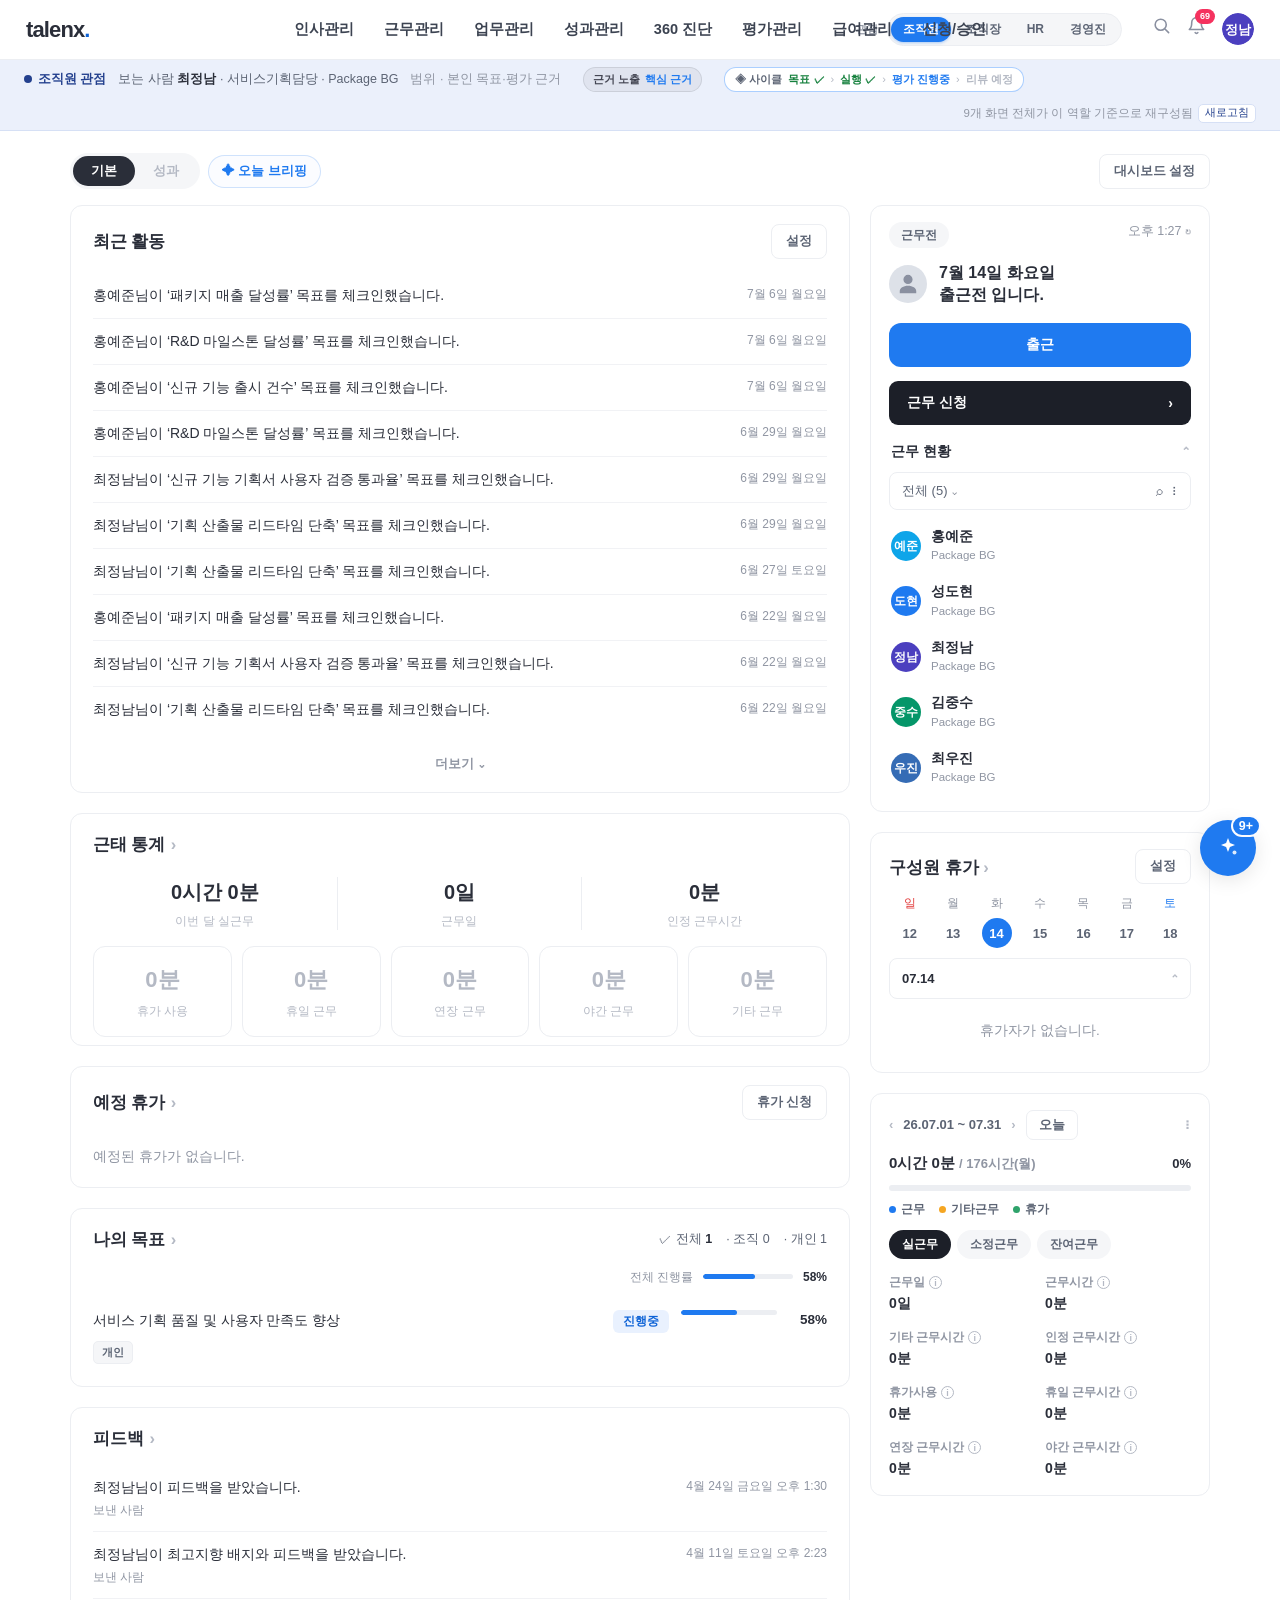
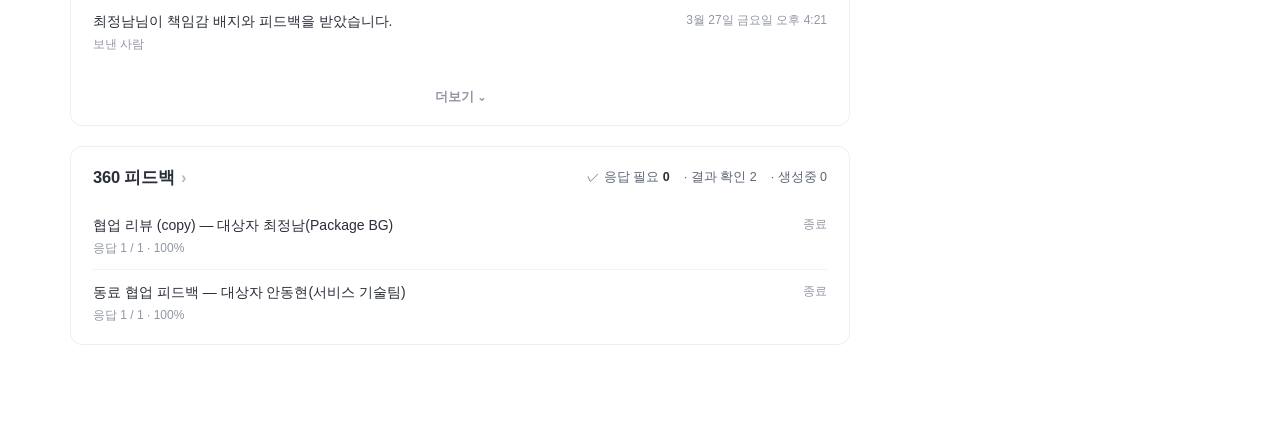
<file: index.html>
<!DOCTYPE html>
<html lang="ko">
<head>
<meta charset="utf-8">
<meta name="viewport" content="width=device-width, initial-scale=1">
<meta name="color-scheme" content="light dark">
<title>talenx — 화면 복제 목업</title>
<style>
:root{
  --blue:#1F7AF0; --blue-2:#0E63D6; --blue-soft:#E9F1FE; --dark:#1C1F28;
  --page:#FFFFFF; --card:#FFFFFF; --soft:#F5F6F8; --line:#ECEEF2; --line-2:#F1F2F5;
  --ink:#2A2E39; --ink-2:#5C6474; --ink-3:#9096A3; --ink-4:#B4B9C4;
  --pink:#F5325F; --red:#E23B3B; --red-soft:#FDEDED; --orange:#F5A623; --gold:#F5B800;
  --purple:#4B3FBF; --mission:#E8452B; --green:#2FA36B;
  --sans:"Pretendard","Pretendard Variable",-apple-system,BlinkMacSystemFont,"Apple SD Gothic Neo","Malgun Gothic","Noto Sans KR",sans-serif;
}
:root[data-theme="dark"]{--page:#0F1115;--card:#171A20;--soft:#1E222A;--line:#282D37;--line-2:#22262F;--ink:#E7E9EF;--ink-2:#A2A8B5;--ink-3:#767D8A;--ink-4:#5A616E;--blue-soft:#152540;--dark:#05070B;--red-soft:#331717;}
/* UA 렌더 스킴은 실제 테마 토글(data-theme)에 고정 — OS 다크모드가 버튼 글자를
   흰색으로, 입력창을 검정으로 바꾸는 것 방지 (meta color-scheme보다 우선) */
:root{color-scheme:light}
:root[data-theme="dark"]{color-scheme:dark}
*{box-sizing:border-box}
html,body{margin:0}
body{background:var(--page);color:var(--ink);font-family:var(--sans);font-size:14px;line-height:1.5;-webkit-font-smoothing:antialiased}
button{font-family:inherit;cursor:pointer;border:0;background:none}
.tnum{font-variant-numeric:tabular-nums}
/* ============ GNB ============ */
.gnb{position:sticky;top:0;z-index:30;display:flex;align-items:center;height:60px;padding:0 26px;background:var(--card);border-bottom:1px solid var(--line)}
.logo{font-weight:800;font-size:22px;letter-spacing:-.04em;color:var(--ink);flex:none;width:150px}
.logo .d{color:var(--blue)}
.gnb-menu{flex:1;display:flex;justify-content:center;gap:30px}
.gnb-menu button{color:#3C4351;font-size:14.5px;font-weight:600;padding:6px 0;position:relative}
.gnb-menu button:hover{color:var(--ink)}
.gnb-menu button.on{color:var(--blue-2)}
.gnb-right{width:150px;display:flex;align-items:center;justify-content:flex-end;gap:16px;color:var(--ink-3)}
.gnb-right .i{font-size:18px;cursor:pointer;position:relative;color:#8A90A0}
.gnb-right .i:hover{color:var(--ink)}
.bell-badge{position:absolute;top:-7px;right:-9px;background:var(--pink);color:#fff;font-size:9px;font-weight:800;border-radius:20px;padding:1px 5px;line-height:1.5}
.ava{width:34px;height:34px;border-radius:50%;background:#DDE1E8;color:#8A90A0;display:grid;place-items:center;flex:none;overflow:hidden}
.ava svg{width:22px;height:22px}
/* subnav drawer (for non-home screens) */
.wrap{display:flex}
.subnav{width:220px;flex:none;border-right:1px solid var(--line);background:var(--card);min-height:calc(100vh - 60px);padding:14px 0}
.subnav .close{padding:0 18px 10px;color:var(--ink-3);font-size:18px}
.subnav a{display:block;padding:11px 20px;color:var(--ink-2);font-size:14px;font-weight:500;cursor:pointer}
.subnav a:hover{background:var(--soft);color:var(--ink)}
.subnav a.on{background:var(--soft);color:var(--ink);font-weight:700}
.main{flex:1;min-width:0}
.container{max-width:1180px;margin:0 auto;padding:22px 20px 80px}
.home-top{display:flex;align-items:center;margin-bottom:16px}
.preset{display:flex;align-items:center;gap:14px}
.preset .p1{background:var(--dark);color:#fff;font-size:13px;font-weight:700;padding:7px 16px;border-radius:20px}
.preset .p2{color:var(--ink-3);font-size:13px;font-weight:600}
.ghost-btn{border:1px solid var(--line);color:var(--ink-2);background:var(--card);font-size:12.5px;font-weight:600;padding:8px 14px;border-radius:8px}
.ghost-btn:hover{background:var(--soft)}
.spacer{flex:1}
/* home layout */
.home{display:grid;grid-template-columns:minmax(0,1fr) 340px;gap:20px;align-items:start}
.col{display:flex;flex-direction:column;gap:20px}
.card{background:var(--card);border:1px solid var(--line);border-radius:12px}
.card .ct{display:flex;align-items:center;padding:18px 22px 0}
.card .ct h3{margin:0;font-size:16.5px;font-weight:800;letter-spacing:-.01em;display:flex;align-items:center;gap:6px}
.card .ct h3 .chev{color:var(--ink-4);font-weight:700}
.card .ct .r{margin-left:auto;display:flex;align-items:center;gap:14px;font-size:12.5px;color:var(--ink-2)}
.card .ct .r .ck{color:var(--ink-2)} .card .ct .r .ck b{color:var(--ink)}
.card .body{padding:14px 22px 8px}
.more{text-align:center;color:var(--ink-3);font-size:13px;font-weight:600;padding:14px 0 18px;cursor:pointer}
.more:hover{color:var(--ink-2)}
/* feed rows */
.frow{display:flex;align-items:flex-start;padding:12px 0;border-bottom:1px solid var(--line-2)}
.frow:last-child{border-bottom:0}
.frow .tx{flex:1;font-size:14px;color:var(--ink)}
.frow .tx small{display:block;color:var(--ink-3);font-size:12px;margin-top:3px}
.frow .dt{color:var(--ink-3);font-size:12px;white-space:nowrap;margin-left:14px}
.tag-r{font-size:13px;font-weight:600;color:var(--blue-2);white-space:nowrap;margin-left:14px}
.detailbox{border:1px solid var(--line);border-radius:8px;text-align:center;color:var(--ink-2);font-size:13px;font-weight:600;padding:12px;margin:6px 0}
.detail-hint{display:flex;align-items:center;gap:6px;color:var(--ink-3);font-size:13px;padding:10px 0 4px}
/* empty */
.empty{text-align:center;color:var(--ink-3);font-size:13.5px;padding:26px 0}
/* goals */
.goal{padding:14px 0;border-bottom:1px solid var(--line-2)}
.goal:last-child{border-bottom:0}
.goal .g1{display:flex;align-items:flex-start;gap:8px}
.goal .gname{flex:1;font-size:14px;color:var(--ink);font-weight:500;line-height:1.5}
.goal .gw{width:44px;text-align:right;font-size:13px;color:var(--ink-2);font-weight:600}
.goal .gs{width:64px;display:flex;justify-content:center}
.goal .gbarwrap{width:96px;display:flex;align-items:center}
.goal .gp{width:42px;text-align:right;font-weight:800;font-size:13.5px;color:var(--ink)}
.goal .g2{display:flex;gap:6px;margin-top:8px}
.gbar{flex:1;height:5px;background:var(--line);border-radius:4px;overflow:hidden}
.gbar>i{display:block;height:100%;background:var(--blue);border-radius:4px}
.goalhead{display:flex;color:var(--ink-3);font-size:12px;padding:2px 0 10px}
.goalhead .a{margin-left:auto;display:flex;gap:10px;align-items:center}
.badge{font-size:11px;font-weight:700;padding:2px 8px;border-radius:5px;white-space:nowrap;line-height:1.6}
.b-mid{background:var(--purple);color:#fff} .b-low{background:var(--red);color:#fff}
.b-mission{background:var(--mission);color:#fff}
.b-org{background:var(--soft);color:var(--ink-2);border:1px solid var(--line)}
.b-draft{background:var(--soft);color:var(--ink-2);border:1px solid var(--line)}
.b-over{background:var(--red-soft);color:var(--red)}
.chip-prog{background:var(--blue-soft);color:var(--blue-2);font-size:11.5px;font-weight:700;padding:3px 10px;border-radius:6px}
.progline{display:flex;align-items:center;gap:10px;font-size:12px;color:var(--ink-3)}
/* right sidebar */
.wcard{background:var(--card);border:1px solid var(--line);border-radius:12px;padding:16px 18px}
.wpill{display:inline-block;background:var(--soft);color:var(--ink-2);font-size:12px;font-weight:700;padding:4px 12px;border-radius:20px}
.wtime{float:right;color:var(--ink-3);font-size:12.5px}
.wstate{display:flex;align-items:center;gap:12px;margin:14px 0}
.wstate .t{font-size:16px;font-weight:800;line-height:1.35}
.btn-dark{display:flex;align-items:center;justify-content:space-between;width:100%;background:var(--dark);color:#fff;font-size:14px;font-weight:700;padding:13px 18px;border-radius:9px;margin-top:4px}
.sect-h{display:flex;align-items:center;font-size:14px;font-weight:700;color:var(--ink);padding:16px 2px 10px}
.sect-h .chev{margin-left:auto;color:var(--ink-4)}
.selectbar{display:flex;align-items:center;gap:8px;border:1px solid var(--line);border-radius:8px;padding:8px 12px;font-size:13px;color:var(--ink-2);margin-bottom:8px}
.selectbar .sp{flex:1}
.mrow{display:flex;align-items:center;gap:10px;padding:9px 2px}
.mrow .ava{width:30px;height:30px}
.mrow .mn{font-size:13.5px;font-weight:600;color:var(--ink)}
.mrow .mo{font-size:11.5px;color:var(--ink-3)}
/* week calendar */
.wk{display:grid;grid-template-columns:repeat(7,1fr);text-align:center;gap:2px;margin:6px 0}
.wk .wd{font-size:12px;color:var(--ink-3);padding:4px 0}
.wk .wd.sun{color:var(--red)} .wk .wd.sat{color:var(--blue)}
.wk .dn{font-size:13px;color:var(--ink-2);padding:6px 0;font-weight:600}
.wk .dn.on{background:var(--blue);color:#fff;border-radius:50%;width:30px;height:30px;display:grid;place-items:center;margin:0 auto}
.leavebar{display:flex;align-items:center;border:1px solid var(--line);border-radius:8px;padding:10px 12px;font-size:13px;color:var(--ink);font-weight:600;margin:8px 0}
.leavebar .chev{margin-left:auto;color:var(--ink-4)}
/* work stats */
.statnav{display:flex;align-items:center;gap:10px;font-size:13px;color:var(--ink-2);font-weight:600;margin-bottom:12px}
.statnav .today{border:1px solid var(--line);border-radius:7px;padding:5px 12px;font-size:12.5px}
.statnav .nb{color:var(--ink-4);cursor:pointer}
.statbig{font-size:15px;font-weight:800;color:var(--ink)}
.statbig small{color:var(--ink-3);font-weight:600;font-size:13px}
.progbar{height:6px;background:var(--line);border-radius:4px;margin:10px 0}
.legend{display:flex;gap:14px;font-size:11.5px;color:var(--ink-2);font-weight:600;margin-bottom:12px}
.legend .li{display:flex;align-items:center;gap:5px} .legend .d{width:7px;height:7px;border-radius:50%}
.segtabs{display:flex;gap:6px;margin-bottom:14px}
.segtabs button{background:var(--soft);color:var(--ink-2);font-size:12px;font-weight:700;padding:6px 13px;border-radius:20px}
.segtabs button.on{background:var(--dark);color:#fff}
.statgrid{display:grid;grid-template-columns:1fr 1fr;gap:14px 10px}
.statcell .k{font-size:12px;color:var(--ink-3);font-weight:600;display:flex;align-items:center;gap:4px}
.statcell .v{font-size:14px;font-weight:800;color:var(--ink);margin-top:2px}
.info-i{width:13px;height:13px;border-radius:50%;border:1px solid var(--ink-4);color:var(--ink-4);font-size:9px;display:inline-grid;place-items:center;font-weight:700}
/* generic placeholder screen */
.screen{display:none}.screen.on{display:block}
.ph{max-width:1180px;margin:0 auto;padding:60px 20px;text-align:center;color:var(--ink-3)}
.footer{max-width:1180px;margin:40px auto 0;padding:16px 20px;border-top:1px solid var(--line);color:var(--ink-4);font-size:12px}
@media(max-width:940px){.home{grid-template-columns:1fr}.gnb-menu{gap:16px;overflow-x:auto}.subnav{display:none}
/* 1:1 미팅 — 좁은 창에서 320px 고정 사이드가 본문을 564px까지 누른다. 아래로 접는다 */
#s-perf .mt-wrap{flex-wrap:wrap}#s-perf .mt-side{width:100%}}
</style>
</head>
<body>

<header class="gnb">
  <div class="logo">talenx<span class="d">.</span></div>
  <nav class="gnb-menu" id="gnb">
    <button data-s="hrm">인사관리</button>
    <button data-s="att">근무관리</button>
    <button data-s="work">업무관리</button>
    <button data-s="perf">성과관리</button>
    <button data-s="msf">360 진단</button>
    <button data-s="appr">평가관리</button>
    <button data-s="pay">급여관리</button>
    <button data-s="wf">신청/승인</button>
  </nav>
  <div class="gnb-right">
    <span class="i" title="검색"><svg viewBox="0 0 24 24" width="19" height="19" fill="none" stroke="currentColor" stroke-width="2" stroke-linecap="round"><circle cx="11" cy="11" r="7"/><path d="M21 21l-4.3-4.3"/></svg></span>
    <span class="i" title="알림"><svg viewBox="0 0 24 24" width="19" height="19" fill="none" stroke="currentColor" stroke-width="2" stroke-linecap="round" stroke-linejoin="round"><path d="M18 8a6 6 0 10-12 0c0 7-3 9-3 9h18s-3-2-3-9"/><path d="M13.7 21a2 2 0 01-3.4 0"/></svg><span class="bell-badge">99+</span></span>
    <span class="ava"><svg viewBox="0 0 24 24" fill="currentColor"><path d="M12 12a5 5 0 100-10 5 5 0 000 10zm0 2c-5 0-9 2.5-9 6v2h18v-2c0-3.5-4-6-9-6z"/></svg></span>
  </div>
</header>

<!-- ============ HOME ============ -->
<section class="screen on" id="s-home">
<div class="container">
  <div class="home-top">
    <div class="preset"><span class="p1">기본</span><span class="p2">v0.191.0</span></div>
    <span class="spacer"></span>
    <button class="ghost-btn">대시보드 설정</button>
  </div>
  <div class="home">
    <!-- LEFT -->
    <div class="col">
      <!-- 피드백 -->
      <div class="card">
        <div class="ct"><h3>피드백 <span class="chev">›</span></h3></div>
        <div class="body">
          <div class="frow"><div class="tx">권나정님이 딧태일 배지와 피드백을 받았습니다.<small>보낸 사람 최인기</small></div><div class="dt">6월 10일 수요일 오후 5:16</div></div>
          <div class="frow"><div class="tx">260316test님이 테스트용 설명 긴 뱃지 배지와 피드백을 받았습니다.<small>보낸 사람 최인기</small></div><div class="dt">6월 9일 화요일 오후 2:38</div></div>
          <div class="frow"><div class="tx">안효님이 딧태일 배지와 피드백을 받았습니다.<small>보낸 사람 최인기</small></div><div class="dt">5월 20일 수요일 오전 9:21</div></div>
        </div>
        <div class="more">더보기 ⌄</div>
      </div>
      <!-- 최근 활동 -->
      <div class="card">
        <div class="ct"><h3>최근 활동</h3><div class="r"><button class="ghost-btn">설정</button></div></div>
        <div class="body">
          <div class="frow"><div class="tx">최인기님이 업무 자동화 목표를 수정했습니다.</div><div class="dt">7월 9일 목요일 오전 10:53</div></div>
          <div class="frow"><div class="tx">최인기님이 고객 만족도 향상을 위한 마케팅 전략 강화 목표를 수정했습니다.</div><div class="dt">7월 9일 목요일 오전 10:53</div></div>
          <div class="frow"><div class="tx">최인기님이 목표 프로세스 확인 목표를 수정했습니다.</div><div class="dt">7월 9일 목요일 오전 10:53</div></div>
          <div class="frow"><div class="tx">최인기님이 업무 자동화 목표를 수정했습니다.</div><div class="dt">7월 2일 목요일 오전 10:13</div></div>
          <div class="frow"><div class="tx">최인기님이 고객 만족도 향상을 위한 마케팅 전략 강화 목표를 수정했습니다.</div><div class="dt">7월 2일 목요일 오전 10:13</div></div>
          <div class="frow"><div class="tx">최인기님이 목표 프로세스 확인 목표를 수정했습니다.</div><div class="dt">7월 2일 목요일 오전 10:13</div></div>
          <div class="frow"><div class="tx">최인기님이 미션 목표 생성 예시 목표를 수정했습니다.</div><div class="dt">7월 2일 목요일 오전 10:13</div></div>
          <div class="frow"><div class="tx">최인기님이 관리 방식 테스트 목표를 수정했습니다.</div><div class="dt">7월 2일 목요일 오전 10:13</div></div>
          <div class="frow"><div class="tx">최인기님이 백엔드 개발자 100명 채용 목표를 수정했습니다.</div><div class="dt">7월 2일 목요일 오전 10:13</div></div>
          <div class="frow"><div class="tx">최인기님이 신규 입사자 온보딩 목표를 수정했습니다.</div><div class="dt">7월 2일 목요일 오전 10:12</div></div>
        </div>
        <div class="more">더보기 ⌄</div>
      </div>
      <!-- 처리할 문서 -->
      <div class="card">
        <div class="ct"><h3>처리할 문서 <span class="chev">›</span></h3><div class="r"><span class="ck">✓ 승인필요 <b>26</b></span><span class="ck">· 읽지않음 0</span></div></div>
        <div class="body">
          <div class="frow"><div class="tx" style="color:var(--ink-2)">최한울-테스트2님이 근무계획 수립 신청<small>2026년 7월 13일 월요일 오후 6:57</small></div><div class="tag-r">근무</div></div>
          <div class="frow"><div class="tx" style="color:var(--ink-2)">최인기님이 위키용 테스트<small>2026년 6월 23일 화요일 오후 11:44</small></div><div class="tag-r">기타</div></div>
          <div class="frow"><div class="tx" style="color:var(--ink-2)">최인기님이 미사용 신청서 조회 테스트용<small>2026년 5월 29일 금요일 오후 6:27</small></div><div class="tag-r">출퇴근</div></div>
        </div>
        <div class="more">더보기 ⌄</div>
      </div>
      <!-- 예정 휴가 -->
      <div class="card">
        <div class="ct"><h3>예정 휴가 <span class="chev">›</span></h3><div class="r"><button class="ghost-btn">휴가 신청</button></div></div>
        <div class="body">
          <div class="frow"><div class="tx">2027.01.07 (목) · 2시간<small>연차 · 오전 반차</small></div><div class="tag-r">요청중 ›</div></div>
        </div>
      </div>
      <!-- 나의 목표 -->
      <div class="card">
        <div class="ct"><h3>나의 목표 <span class="chev">›</span></h3><div class="r"><span class="ck">✓ 전체 <b>11</b></span><span class="ck">· 조직 11</span><span class="ck">· 개인 0</span></div></div>
        <div class="body">
          <div class="goalhead"><span></span><div class="a"><span>가중치</span><span>전체 진행률</span><span class="gbar" style="width:90px"><i style="width:2%"></i></span><b style="color:var(--ink)">2%</b></div></div>
          <div class="goal"><div class="g1"><span class="gname">목표 생성 테스트</span><span class="badge b-mid">중요도 중</span><span class="badge b-low">중요도 하</span></div><div class="g2"><span class="badge b-org">조직</span><span class="badge b-draft">작성 중</span></div></div>
          <div class="goal"><div class="g1"><span class="gname">광고 캠페인의 효율을 개선해 전환 성과를 극대화한다.</span><span class="gw">36%</span><span class="gs"><span class="chip-prog">진행중</span></span><span class="gbarwrap"><span class="gbar"><i style="width:0%"></i></span></span><span class="gp">0%</span></div><div class="g2"><span class="badge b-org">조직</span><span class="badge b-over">마감일 지남</span></div></div>
          <div class="goal"><div class="g1"><span class="gname">더 많은 사용자에게 자연스럽게 노출되고, 상호작용을 유도하는 강한 콘텐츠 기반을 구축하는 목표. <span class="badge b-mid">중요도 중</span></span><span class="gw">30%</span><span class="gs"><span class="chip-prog">진행중</span></span><span class="gbarwrap"><span class="gbar"><i style="width:0%"></i></span></span><span class="gp">0%</span></div><div class="g2"><span class="badge b-org">조직</span><span class="badge b-over">마감일 지남</span></div></div>
          <div class="goal"><div class="g1"><span class="gname">고품질 리드를 확보해 영업팀과의 연결성과 전환 가능성을 높인다. <span class="badge b-mid">중요도 중</span></span><span class="gw">36%</span><span class="gs"><span class="chip-prog">진행중</span></span><span class="gbarwrap"><span class="gbar"><i style="width:0%"></i></span></span><span class="gp">0%</span></div><div class="g2"><span class="badge b-org">조직</span><span class="badge b-over">마감일 지남</span></div></div>
          <div class="goal"><div class="g1"><span class="gname">신규 입사자 온보딩 <span class="badge b-mid">중요도 중</span></span><span class="gw">10%</span><span class="gs"><span class="chip-prog">진행중</span></span><span class="gbarwrap"><span class="gbar"><i style="width:0%"></i></span></span><span class="gp">0%</span></div><div class="g2"><span class="badge b-org">조직</span></div></div>
          <div class="goal"><div class="g1"><span class="gname">백엔드 개발자 100명 채용 <sup style="color:var(--ink-4)">1</sup> <span class="badge b-mission">Mission</span></span><span class="gw">20%</span><span class="gs"><span class="chip-prog">진행중</span></span><span class="gbarwrap"><span class="gbar"><i style="width:0%"></i></span></span><span class="gp">0%</span></div><div class="g2"><span class="badge b-org">조직</span></div></div>
          <div class="goal"><div class="g1"><span class="gname">관리 방식 테스트</span><span class="gw">15%</span><span class="gs"><span class="chip-prog">진행중</span></span><span class="gbarwrap"><span class="gbar"><i style="width:39%"></i></span></span><span class="gp">39%</span></div><div class="g2"><span class="badge b-org">조직</span></div></div>
          <div class="goal"><div class="g1"><span class="gname">미션 목표 생성 예시 <sup style="color:var(--ink-4)">1</sup> <span class="badge b-mid">중요도 중</span> <span class="badge b-low">중요도 하</span> <span class="badge b-mission">Mission</span></span><span class="gw">10%</span><span class="gs"><span class="chip-prog">진행중</span></span><span class="gbarwrap"><span class="gbar"><i style="width:0%"></i></span></span><span class="gp">0%</span></div><div class="g2"><span class="badge b-org">조직</span></div></div>
          <div class="goal"><div class="g1"><span class="gname">목표 프로세스 확인 <span class="badge b-mid">중요도 중</span> <span class="badge b-low">중요도 하</span></span><span class="gw">15%</span><span class="gs"><span class="chip-prog">진행중</span></span><span class="gbarwrap"><span class="gbar"><i style="width:0%"></i></span></span><span class="gp">0%</span></div><div class="g2"><span class="badge b-org">조직</span></div></div>
          <div class="goal"><div class="g1"><span class="gname">고객 만족도 향상을 위한 마케팅 전략 강화 <span class="badge b-mid">중요도 중</span> <span class="badge b-low">중요도 하</span></span><span class="gw">15%</span><span class="gs"><span class="chip-prog">진행중</span></span><span class="gbarwrap"><span class="gbar"><i style="width:0%"></i></span></span><span class="gp">0%</span></div><div class="g2"><span class="badge b-org">조직</span></div></div>
          <div class="goal"><div class="g1"><span class="gname">업무 자동화 <span class="badge b-mid">중요도 중</span> <span class="badge b-low">중요도 하</span></span><span class="gw">100%</span><span class="gs"><span class="chip-prog">진행중</span></span><span class="gbarwrap"><span class="gbar"><i style="width:0%"></i></span></span><span class="gp">0%</span></div><div class="g2"><span class="badge b-org">조직</span></div></div>
        </div>
      </div>
      <!-- 360 피드백 -->
      <div class="card">
        <div class="ct"><h3>360 피드백 <span class="chev">›</span></h3><div class="r"><span class="ck">✓ 응답 필요 <b>0</b></span><span class="ck">· 결과 확인 10</span><span class="ck">· 생성중 5</span></div></div>
        <div class="body"><div class="empty">360 피드백이 없습니다.</div></div>
      </div>
    </div>
    <!-- RIGHT -->
    <div class="col">
      <div class="wcard">
        <span class="wpill">근무전</span><span class="wtime">오후 1:27 ↻</span>
        <div class="wstate"><span class="ava" style="width:38px;height:38px"><svg viewBox="0 0 24 24" fill="currentColor"><path d="M12 12a5 5 0 100-10 5 5 0 000 10zm0 2c-5 0-9 2.5-9 6v2h18v-2c0-3.5-4-6-9-6z"/></svg></span>
          <div class="t">7월 14일 화요일<br><span style="color:var(--ink)">출근전</span> 입니다.</div></div>
        <button class="btn-dark">근무 신청 <span>›</span></button>
        <div class="sect-h">근무 현황 <span class="chev">⌃</span></div>
        <div class="selectbar"><span class="sp">전체 (522) ⌄</span><span>⌕</span><span>⋮</span></div>
        <div class="mrow"><span class="ava">조</span><div><div class="mn">조희수</div><div class="mo">올인원컴퍼니</div></div></div>
        <div class="mrow"><span class="ava">변</span><div><div class="mn">변진상</div><div class="mo">올인원컴퍼니</div></div></div>
        <div class="mrow"><span class="ava">김</span><div><div class="mn">김라연</div><div class="mo">올인원컴퍼니</div></div></div>
        <div class="mrow"><span class="ava">안</span><div><div class="mn">안동현</div><div class="mo">올인원컴퍼니</div></div></div>
        <div class="mrow"><span class="ava">최</span><div><div class="mn">최강혁</div><div class="mo">올인원컴퍼니</div></div></div>
        <div class="mrow"><span class="ava">헤</span><div><div class="mn">헤진어드민</div></div></div>
      </div>
      <div class="wcard">
        <div style="display:flex;align-items:center"><h3 style="margin:0;font-size:16.5px;font-weight:800">구성원 휴가 <span style="color:var(--ink-4)">›</span></h3><span class="spacer" style="flex:1"></span><button class="ghost-btn">설정</button></div>
        <div class="wk">
          <span class="wd sun">일</span><span class="wd">월</span><span class="wd">화</span><span class="wd">수</span><span class="wd">목</span><span class="wd">금</span><span class="wd sat">토</span>
          <span class="dn">12</span><span class="dn">13</span><span class="dn on">14</span><span class="dn">15</span><span class="dn">16</span><span class="dn">17</span><span class="dn">18</span>
        </div>
        <div class="leavebar">07.14 <span class="chev">⌃</span></div>
        <div class="empty" style="padding:14px 0">휴가자가 없습니다.</div>
      </div>
      <div class="wcard">
        <div class="statnav"><span class="nb">‹</span><span>26.07.01 ~ 07.31</span><span class="nb">›</span><span class="today">오늘</span><span class="spacer" style="flex:1"></span><span class="nb">⋮</span></div>
        <div style="display:flex;align-items:baseline"><span class="statbig">0시간 0분 <small>/ 176시간(월)</small></span><span class="spacer" style="flex:1"></span><b style="font-size:13px">0%</b></div>
        <div class="progbar"></div>
        <div class="legend"><span class="li"><span class="d" style="background:var(--blue)"></span>근무</span><span class="li"><span class="d" style="background:var(--orange)"></span>기타근무</span><span class="li"><span class="d" style="background:var(--green)"></span>휴가</span></div>
        <div class="segtabs"><button class="on">실근무</button><button>소정근무</button><button>잔여근무</button></div>
        <div class="statgrid">
          <div class="statcell"><div class="k">근무일 <span class="info-i">i</span></div><div class="v">0일</div></div>
          <div class="statcell"><div class="k">근무시간 <span class="info-i">i</span></div><div class="v">0분</div></div>
          <div class="statcell"><div class="k">기타 근무시간 <span class="info-i">i</span></div><div class="v">0분</div></div>
          <div class="statcell"><div class="k">인정 근무시간 <span class="info-i">i</span></div><div class="v">0분</div></div>
          <div class="statcell"><div class="k">휴가사용 <span class="info-i">i</span></div><div class="v">0분</div></div>
          <div class="statcell"><div class="k">휴일 근무시간 <span class="info-i">i</span></div><div class="v">0분</div></div>
          <div class="statcell"><div class="k">연장 근무시간 <span class="info-i">i</span></div><div class="v">0분</div></div>
          <div class="statcell"><div class="k">야간 근무시간 <span class="info-i">i</span></div><div class="v">0분</div></div>
        </div>
      </div>
    </div>
  </div>
</div>
</section>
<section class="screen" id="s-work">
<style>
#s-work .wp-kebab{color:var(--ink-3);font-size:16px;line-height:1;font-weight:800;letter-spacing:1px}
#s-work .sc-tabs{display:flex;align-items:center;gap:8px;margin-bottom:14px}
#s-work .sc-tab{display:inline-flex;align-items:center;height:32px;padding:0 15px;border-radius:16px;font-size:13px;font-weight:700;cursor:pointer;border:1px solid transparent}
#s-work .sc-tab.on{background:var(--dark);color:#fff}
#s-work .sc-tab.mini{background:var(--card);color:var(--ink-4);border:1px solid var(--line);font-weight:600;letter-spacing:2px}
#s-work .sc-add{display:inline-flex;align-items:center;gap:2px;height:32px;padding:0 14px;border-radius:16px;background:var(--card);border:1px solid var(--line);color:var(--ink);font-size:13px;font-weight:700;cursor:pointer}
#s-work .sc-head{display:flex;align-items:center;padding:16px 22px;margin-bottom:16px}
#s-work .sc-head h3{margin:0;font-size:18px;font-weight:800;letter-spacing:-.01em}
#s-work .sc-sel{display:inline-flex;align-items:center;gap:8px;height:38px;padding:0 15px;border-radius:8px;background:var(--card);border:1px solid var(--line);color:var(--ink);font-size:13.5px;font-weight:600;cursor:pointer}
#s-work .sc-write{height:38px;padding:0 18px;border-radius:8px;background:var(--blue);color:#fff;font-size:13.5px;font-weight:700;cursor:pointer}
#s-work .sc-filter{position:relative;width:38px;height:38px;border-radius:8px;background:var(--blue-soft);border:1px solid #CFE1FC;color:var(--blue);display:inline-flex;align-items:center;justify-content:center;cursor:pointer}
#s-work .sc-filter .fbadge{position:absolute;top:-7px;right:-7px;min-width:18px;height:18px;padding:0 4px;border-radius:9px;background:var(--pink);color:#fff;font-size:11px;font-weight:700;display:flex;align-items:center;justify-content:center;box-shadow:0 0 0 2px var(--soft)}
#s-work .sc-date{display:grid;place-items:center;margin:6px 0 18px}
#s-work .sc-date span{display:inline-flex;align-items:center;gap:7px;height:36px;padding:0 16px;border-radius:8px;background:var(--card);border:1px solid var(--line);font-size:13.5px;font-weight:700;color:var(--ink)}
#s-work .sc-post{padding:20px 22px}
#s-work .sc-post .p-top{display:flex;align-items:center}
#s-work .sc-post .p-name{font-size:14px;font-weight:700;color:var(--ink);margin-left:10px}
#s-work .sc-post .p-icon{color:var(--ink-3);cursor:pointer;display:inline-flex;align-items:center}
#s-work .sc-post .p-q{font-size:14.5px;font-weight:700;color:var(--ink);margin:16px 0 10px}
#s-work .sc-post .p-quote{border-left:3px solid var(--purple);padding:2px 0 2px 12px;color:var(--ink-4);font-size:13.5px;letter-spacing:2px}
#s-work .sc-post .p-foot{display:flex;align-items:center;gap:20px;margin-top:16px;font-size:12.5px;color:var(--ink-3)}
#s-work .sc-post .p-foot .fitem{display:inline-flex;align-items:center;gap:5px}
#s-work .sc-post .p-foot .fdate{margin-left:auto;color:var(--ink-3)}
</style>
<div class="wrap">
  <!-- left drawer -->
  <aside class="subnav">
    <div class="close">✕</div>
    <a class="on" data-p="0">업무보드</a>
    <a data-p="1">스크럼보드</a>
  </aside>
  <!-- main -->
  <div class="main" style="background:var(--soft);min-height:calc(100vh - 60px)">
    <div class="container">

      <!-- ===== subpage 0 : 업무보드 ===== -->
      <div class="subpage" data-p="0">
        <!-- page header card -->
        <div class="card" style="display:flex;align-items:center;padding:17px 22px;margin-bottom:16px">
          <h3 style="margin:0;font-size:18px;font-weight:800;letter-spacing:-.01em">업무보드</h3>
          <span class="spacer" style="flex:1"></span>
          <button style="background:var(--blue);color:#fff;font-size:13.5px;font-weight:700;padding:9px 17px;border-radius:8px">업무보드 추가</button>
          <span class="wp-kebab" style="font-size:18px;margin-left:16px">⋮</span>
        </div>

        <!-- pill subtabs -->
        <div class="segtabs" style="margin-bottom:14px">
          <button class="on">즐겨찾기한 업무보드</button>
          <button>전체 업무보드</button>
        </div>

        <!-- panel 0 : 즐겨찾기한 업무보드 (empty) -->
        <div data-wpanel="0">
          <div class="card" style="display:grid;place-items:center;min-height:180px">
            <div class="empty">즐겨찾기한 업무보드가 없습니다.</div>
          </div>
        </div>

        <!-- panel 1 : 전체 업무보드 (board grid) -->
        <div data-wpanel="1" style="display:none">
          <div style="display:grid;grid-template-columns:repeat(3,1fr);gap:16px">
            <!-- test (locked, 2 members) -->
            <div class="card" style="padding:18px 20px;min-height:120px">
              <div style="display:flex;align-items:flex-start">
                <div style="font-size:15px;font-weight:700;color:var(--ink);display:flex;align-items:center;gap:6px">
                  <svg width="13" height="13" viewBox="0 0 24 24" fill="none" stroke="currentColor" stroke-width="2" style="color:var(--ink-3)"><rect x="4" y="10.5" width="16" height="10.5" rx="2"/><path d="M8 10.5V7a4 4 0 018 0v3.5"/></svg>
                  test
                </div>
                <span class="spacer" style="flex:1"></span>
                <span class="wp-kebab">⋮</span>
              </div>
              <div style="display:flex;margin-top:20px">
                <span class="ava"><svg viewBox="0 0 24 24" fill="currentColor"><path d="M12 12a5 5 0 100-10 5 5 0 000 10zm0 2c-5 0-9 2.5-9 6v2h18v-2c0-3.5-4-6-9-6z"/></svg></span>
                <span class="ava" style="margin-left:-11px;box-shadow:0 0 0 2px var(--card)"><svg viewBox="0 0 24 24" fill="currentColor"><path d="M12 12a5 5 0 100-10 5 5 0 000 10zm0 2c-5 0-9 2.5-9 6v2h18v-2c0-3.5-4-6-9-6z"/></svg></span>
              </div>
            </div>
            <!-- test-알림용 -->
            <div class="card" style="padding:18px 20px;min-height:120px">
              <div style="display:flex;align-items:flex-start">
                <div style="font-size:15px;font-weight:700;color:var(--ink)">test-알림용</div>
                <span class="spacer" style="flex:1"></span>
                <span class="wp-kebab">⋮</span>
              </div>
              <div style="margin-top:20px">
                <span class="ava"><svg viewBox="0 0 24 24" fill="currentColor"><path d="M12 12a5 5 0 100-10 5 5 0 000 10zm0 2c-5 0-9 2.5-9 6v2h18v-2c0-3.5-4-6-9-6z"/></svg></span>
              </div>
            </div>
            <!-- 테스트용 -->
            <div class="card" style="padding:18px 20px;min-height:120px">
              <div style="display:flex;align-items:flex-start">
                <div style="font-size:15px;font-weight:700;color:var(--ink)">테스트용</div>
                <span class="spacer" style="flex:1"></span>
                <span class="wp-kebab">⋮</span>
              </div>
              <div style="margin-top:20px">
                <span class="ava"><svg viewBox="0 0 24 24" fill="currentColor"><path d="M12 12a5 5 0 100-10 5 5 0 000 10zm0 2c-5 0-9 2.5-9 6v2h18v-2c0-3.5-4-6-9-6z"/></svg></span>
              </div>
            </div>
            <!-- 알림용 -->
            <div class="card" style="padding:18px 20px;min-height:120px">
              <div style="display:flex;align-items:flex-start">
                <div style="font-size:15px;font-weight:700;color:var(--ink)">알림용</div>
                <span class="spacer" style="flex:1"></span>
                <span class="wp-kebab">⋮</span>
              </div>
              <div style="margin-top:20px">
                <span class="ava"><svg viewBox="0 0 24 24" fill="currentColor"><path d="M12 12a5 5 0 100-10 5 5 0 000 10zm0 2c-5 0-9 2.5-9 6v2h18v-2c0-3.5-4-6-9-6z"/></svg></span>
              </div>
            </div>
            <!-- 테스트 (locked) -->
            <div class="card" style="padding:18px 20px;min-height:120px">
              <div style="display:flex;align-items:flex-start">
                <div style="font-size:15px;font-weight:700;color:var(--ink);display:flex;align-items:center;gap:6px">
                  <svg width="13" height="13" viewBox="0 0 24 24" fill="none" stroke="currentColor" stroke-width="2" style="color:var(--ink-3)"><rect x="4" y="10.5" width="16" height="10.5" rx="2"/><path d="M8 10.5V7a4 4 0 018 0v3.5"/></svg>
                  테스트
                </div>
                <span class="spacer" style="flex:1"></span>
                <span class="wp-kebab">⋮</span>
              </div>
              <div style="margin-top:20px">
                <span class="ava"><svg viewBox="0 0 24 24" fill="currentColor"><path d="M12 12a5 5 0 100-10 5 5 0 000 10zm0 2c-5 0-9 2.5-9 6v2h18v-2c0-3.5-4-6-9-6z"/></svg></span>
              </div>
            </div>
          </div>
        </div>
      </div>

      <!-- ===== subpage 1 : 스크럼보드 ===== -->
      <div class="subpage" data-p="1" style="display:none">
        <!-- scrum board tabs row -->
        <div class="sc-tabs">
          <span class="sc-tab on">스크럼보드A</span>
          <span class="sc-tab mini">ㅁㄴㅇ</span>
          <span class="sc-add">+&nbsp;스크럼보드 추가</span>
          <span class="spacer" style="flex:1"></span>
          <span class="wp-kebab" style="font-size:18px">⋮</span>
        </div>

        <!-- header card -->
        <div class="card sc-head">
          <h3>스크럼보드A</h3>
          <span class="spacer" style="flex:1"></span>
          <span class="sc-sel">스크럼보드 설정
            <svg width="14" height="14" viewBox="0 0 24 24" fill="none" stroke="currentColor" stroke-width="2.4"><path d="M6 9l6 6 6-6"/></svg>
          </span>
          <button class="sc-write" style="margin-left:10px">스크럼 작성</button>
          <span class="sc-filter" style="margin-left:10px">
            <svg width="17" height="17" viewBox="0 0 24 24" fill="none" stroke="currentColor" stroke-width="2"><path d="M3 5h18M6 12h12M10 19h4"/></svg>
            <span class="fbadge">1</span>
          </span>
        </div>

        <!-- date chip -->
        <div class="sc-date">
          <span>
            <svg width="15" height="15" viewBox="0 0 24 24" fill="none" stroke="currentColor" stroke-width="2" style="color:var(--ink-2)"><rect x="3" y="4.5" width="18" height="16" rx="2"/><path d="M3 9h18M8 3v3M16 3v3"/></svg>
            2026-03-30
          </span>
        </div>

        <!-- scrum post -->
        <div class="card sc-post">
          <div class="p-top">
            <span class="ava"><svg viewBox="0 0 24 24" fill="currentColor"><path d="M12 12a5 5 0 100-10 5 5 0 000 10zm0 2c-5 0-9 2.5-9 6v2h18v-2c0-3.5-4-6-9-6z"/></svg></span>
            <span class="p-name">최인기</span>
            <span class="spacer" style="flex:1"></span>
            <span class="p-icon" style="margin-right:14px">
              <svg width="16" height="16" viewBox="0 0 24 24" fill="none" stroke="currentColor" stroke-width="2"><path d="M12 20h9"/><path d="M16.5 3.5a2.1 2.1 0 013 3L7 19l-4 1 1-4z"/></svg>
            </span>
            <span class="wp-kebab" style="font-size:16px">⋮</span>
          </div>
          <div class="p-q">오늘 예정 업무는?</div>
          <div class="p-quote">ㅁㄴㅇㅁㄴㅇㅁㄴㅇㅁㄴㅇ</div>
          <div class="p-foot">
            <span class="fitem">
              <svg width="14" height="14" viewBox="0 0 24 24" fill="none" stroke="currentColor" stroke-width="2"><path d="M20.8 4.6a5.5 5.5 0 00-7.8 0L12 5.6l-1-1a5.5 5.5 0 00-7.8 7.8l1 1L12 21l7.8-7.6 1-1a5.5 5.5 0 000-7.8z"/></svg>
              좋아요 0
            </span>
            <span class="fitem">
              <svg width="14" height="14" viewBox="0 0 24 24" fill="none" stroke="currentColor" stroke-width="2"><path d="M21 11.5a8.4 8.4 0 01-9 8.4 9 9 0 01-4-.9L3 21l1.9-4.9A8.4 8.4 0 1121 11.5z"/></svg>
              댓글 0
            </span>
            <span class="fdate">3월 30일 월요일 오후 2:37</span>
          </div>
        </div>
      </div>

    </div>
  </div>
</div>
<script>
(function(){
  var sec=document.getElementById('s-work');
  // subnav -> subpage switch
  var links=sec.querySelectorAll('.subnav a[data-p]');
  var pages=sec.querySelectorAll('.subpage');
  links.forEach(function(a){a.addEventListener('click',function(){
    links.forEach(function(x){x.classList.toggle('on',x===a)});
    pages.forEach(function(p){p.style.display=(p.dataset.p===a.dataset.p)?'':'none';});
  });});
  // inner pill tabs (업무보드)
  var tabs=sec.querySelectorAll('.segtabs button');
  var panels=sec.querySelectorAll('[data-wpanel]');
  tabs.forEach(function(b,i){b.addEventListener('click',function(){
    tabs.forEach(function(x){x.classList.toggle('on',x===b)});
    panels.forEach(function(p){p.style.display=(+p.dataset.wpanel===i)?'':'none';});
  });});
})();
</script>
</section>
<section class="screen" id="s-perf">
<style>
/* ===== 성과관리 (scoped) ===== */
/* --- 목표 현황 --- */
#s-perf .perf-head{display:flex;align-items:center;background:var(--card);border:1px solid var(--line);border-radius:12px;padding:16px 22px;margin-bottom:14px}
#s-perf .perf-head h2{margin:0;font-size:19px;font-weight:800;letter-spacing:-.01em}
#s-perf .perf-head .btns{margin-left:auto;display:flex;gap:8px}
#s-perf .btn-blue{background:var(--blue);color:#fff;font-size:12.5px;font-weight:700;padding:9px 15px;border-radius:8px}
#s-perf .btn-blue:hover{background:var(--blue-2)}
#s-perf .pilltabs{display:flex;gap:8px;margin-bottom:14px}
#s-perf .pilltabs button{background:var(--card);border:1px solid var(--line);color:var(--ink-3);font-size:13px;font-weight:600;padding:7px 16px;border-radius:20px}
#s-perf .pilltabs button.on{background:var(--dark);color:#fff;border-color:var(--dark)}
#s-perf .pilltabs button:hover:not(.on){background:var(--soft);color:var(--ink-2)}
#s-perf .mycard{background:var(--card);border:1px solid var(--line);border-radius:12px;padding:20px 24px 8px}
#s-perf .mycard .mt{display:flex;align-items:center}
#s-perf .mycard .mt h3{margin:0;font-size:16.5px;font-weight:800}
#s-perf .mycard .mt .r{margin-left:auto;display:flex;align-items:center;gap:8px;font-size:12.5px;color:var(--ink-3)}
#s-perf .mycard .mt .r b{color:var(--ink)}
#s-perf .mycard .mt .r .ck{color:var(--blue-2);font-weight:700}
#s-perf .mysub{display:flex;align-items:center;margin:14px 0 4px}
#s-perf .mysub .r{margin-left:auto;display:flex;align-items:center;gap:18px;font-size:12px;color:var(--ink-3)}
#s-perf .mysub .r .pb{display:flex;align-items:center;gap:10px}
#s-perf .mysub .r .pct{width:38px;text-align:right;font-weight:800;font-size:13px;color:var(--ink)}
#s-perf .membar,#s-perf .sumbar{width:112px;height:5px;background:var(--line);border-radius:4px;overflow:hidden}
#s-perf .membar>i,#s-perf .sumbar>i{display:block;height:100%;background:var(--blue);border-radius:4px}
#s-perf .mg{display:flex;align-items:flex-start;padding:15px 0;border-bottom:1px solid var(--line-2)}
#s-perf .mg:last-child{border-bottom:0}
#s-perf .mg .nm{flex:1;min-width:0;padding-right:16px}
#s-perf .mg .t1{font-size:14px;font-weight:700;color:var(--ink);line-height:1.5;display:flex;align-items:center;gap:6px;flex-wrap:wrap}
#s-perf .mg .t2{margin-top:8px;display:flex;gap:6px}
#s-perf .mg .w{width:56px;text-align:right;font-size:13px;color:var(--ink-2);font-weight:600}
#s-perf .mg .s{width:72px;display:flex;justify-content:center;padding-top:1px}
#s-perf .mg .bw{width:112px;display:flex;align-items:center;padding-top:3px}
#s-perf .mg .p{width:48px;text-align:right;font-weight:800;font-size:13.5px;color:var(--ink)}
#s-perf .cardset{display:flex;justify-content:flex-end;margin:12px 0}
#s-perf .orgcard{background:var(--card);border:1px solid var(--line);border-radius:12px;padding:20px 24px 10px;margin-top:14px}
#s-perf .orgcard h3{margin:0 0 12px;font-size:16.5px;font-weight:800}
#s-perf .orgtabs{display:flex;gap:22px;border-bottom:1px solid var(--line);padding-bottom:0;margin-bottom:0}
#s-perf .orgtabs button{font-size:13.5px;font-weight:600;color:var(--ink-4);padding:0 0 10px}
#s-perf .orgtabs button.on{color:var(--ink);font-weight:700;box-shadow:inset 0 -2px 0 var(--ink)}
#s-perf .orgstat{display:flex;align-items:center;padding:16px 2px 4px;font-size:13px}
#s-perf .orgstat .l{display:flex;gap:20px;font-weight:600;color:var(--ink-2)}
#s-perf .orgstat .l b{margin-left:5px}
#s-perf .orgstat .l .c1 b{color:var(--blue-2)} #s-perf .orgstat .l .c2 b{color:var(--green)}
#s-perf .orgstat .l .c3 b{color:var(--orange)} #s-perf .orgstat .l .c4 b{color:var(--red)}
#s-perf .orgstat .r{margin-left:auto;display:flex;align-items:center;gap:8px;font-size:12.5px;color:var(--ink-3)}
#s-perf .orgstat .r .tot{color:var(--blue-2);font-weight:700}
#s-perf .orgstat .r b{color:var(--ink)}
#s-perf .orgctrl{display:flex;align-items:center;gap:12px;justify-content:flex-end;padding:8px 2px 0}
#s-perf .tog{width:34px;height:18px;border-radius:20px;background:var(--line);position:relative;display:inline-block}
#s-perf .tog::after{content:"";position:absolute;top:2px;left:2px;width:14px;height:14px;border-radius:50%;background:#fff;box-shadow:0 1px 2px rgba(0,0,0,.2)}
#s-perf .toglbl{font-size:13px;font-weight:600;color:var(--ink-2)}
#s-perf .mem{display:flex;align-items:center;gap:12px;padding:16px 2px;border-top:1px solid var(--line-2);cursor:pointer}
#s-perf .mem .ava{width:32px;height:32px}
#s-perf .mem .nme{font-size:13.5px;font-weight:700;color:var(--ink)}
#s-perf .mem .fill{flex:1}
#s-perf .mem .p{width:44px;text-align:right;font-weight:800;font-size:13px;color:var(--ink)}
#s-perf .mem .cv{color:var(--ink-4);font-size:13px;width:14px;text-align:center;transition:transform .15s}
#s-perf .nogoal{background:var(--soft);border-radius:8px;text-align:center;color:var(--ink-3);font-size:13px;padding:22px;margin:2px 0 4px}
#s-perf .gbox{background:var(--soft);border-radius:8px;padding:14px 18px;margin:2px 0 4px}
#s-perf .gbox .grow{display:flex;align-items:center;padding:6px 0;font-size:13.5px}
#s-perf .gbox .grow.hd{color:var(--ink-3);font-size:12px;font-weight:600;padding-bottom:8px}
#s-perf .gbox .grow .gn{flex:1;color:var(--ink);font-weight:500;display:flex;align-items:center;gap:6px;flex-wrap:wrap}
#s-perf .gbox .grow.hd .gn{color:var(--ink-3);font-weight:600}
#s-perf .gbox .grow .gw{width:120px;text-align:right;color:var(--ink-2);font-weight:600}
#s-perf .gbox .grow.hd .gw{color:var(--ink-3)}
#s-perf .gbox .grow .gbwrap{width:112px;display:flex;justify-content:center;padding:0 14px}
#s-perf .gbox .grow .gp{width:48px;text-align:right;font-weight:800;color:var(--ink)}
#s-perf .gbox .grow.hd .gp{color:var(--ink-3);font-weight:600}
#s-perf .sup{color:var(--red);font-size:10px;vertical-align:super}
#s-perf .supn{color:var(--ink-4);font-size:11px}
/* --- 공통 헤더 (피드백/리뷰) --- */
#s-perf .ph{display:flex;align-items:center;background:var(--card);border:1px solid var(--line);border-radius:12px;padding:16px 22px;margin-bottom:14px}
#s-perf .ph h2{margin:0;font-size:19px;font-weight:800;letter-spacing:-.01em}
#s-perf .ph .sub{margin-left:10px;font-size:13px;color:var(--ink-2)}
#s-perf .ph .sub b{color:var(--blue-2);font-weight:700}
#s-perf .ph .btns{margin-left:auto;display:flex;align-items:center;gap:8px}
#s-perf .filt{width:38px;height:38px;border:1px solid var(--line);border-radius:8px;display:flex;align-items:center;justify-content:center;color:var(--ink-2);position:relative;background:var(--card)}
#s-perf .filt .bdg{position:absolute;top:-6px;right:-6px;background:var(--red);color:#fff;font-size:10px;font-weight:700;width:17px;height:17px;border-radius:50%;display:flex;align-items:center;justify-content:center}
/* --- 피드백 --- */
#s-perf .fb-card{background:var(--card);border:1px solid var(--line);border-radius:12px;padding:18px 22px;margin-bottom:12px}
#s-perf .fb-top{display:flex;align-items:flex-start;gap:10px}
#s-perf .fb-top .ava{width:26px;height:26px;flex-shrink:0}
#s-perf .fb-ttl{flex:1;font-size:14px;color:var(--ink-2);line-height:1.5;padding-top:2px}
#s-perf .fb-ttl b{color:var(--ink);font-weight:700}
#s-perf .fb-dots{color:var(--ink-4);font-size:18px;line-height:1;padding:0 2px;cursor:pointer}
#s-perf .fb-badge{display:inline-flex;align-items:center;gap:5px;font-weight:700;color:var(--ink)}
#s-perf .bico{width:18px;height:18px;border-radius:50%;display:inline-flex;align-items:center;justify-content:center;font-size:10px;color:#fff}
#s-perf .fb-body{font-size:14px;color:var(--ink);margin:12px 0 0;line-height:1.55}
#s-perf .rel-goal{display:inline-flex;align-items:center;gap:8px;border:1px solid var(--line);border-radius:8px;padding:7px 12px;margin-top:10px;font-size:13px;color:var(--ink)}
#s-perf .rel-goal .lb{font-size:11.5px;color:var(--ink-3);font-weight:600;background:var(--soft);border-radius:5px;padding:2px 7px}
#s-perf .fb-from{font-size:13px;color:var(--ink-3);margin-top:12px}
#s-perf .fb-from b{color:var(--ink-2);font-weight:600}
#s-perf .fb-foot{display:flex;align-items:center;gap:16px;font-size:12.5px;color:var(--ink-3);margin-top:12px}
#s-perf .fb-foot .heart{color:var(--pink)}
#s-perf .fb-more{text-align:center;color:var(--blue);font-size:13.5px;font-weight:700;padding:14px 0 4px;cursor:pointer}
/* --- 1:1 미팅 --- */
#s-perf .mt-wrap{display:flex;gap:16px;align-items:flex-start}
#s-perf .mt-main{flex:1;background:var(--card);border:1px solid var(--line);border-radius:12px;min-height:150px;display:flex;align-items:center;justify-content:center;color:var(--ink-3);font-size:14px;padding:40px}
#s-perf .mt-side{width:320px;flex-shrink:0;background:var(--card);border:1px solid var(--line);border-radius:12px;padding:16px 18px}
#s-perf .mt-side .sh{display:flex;align-items:center;margin-bottom:12px}
#s-perf .mt-side .sh h3{margin:0;font-size:15px;font-weight:800}
#s-perf .mt-side .sh .plus{margin-left:auto;width:28px;height:28px;border:1px solid var(--line);border-radius:7px;display:flex;align-items:center;justify-content:center;color:var(--ink-2);font-size:17px;cursor:pointer}
#s-perf .mt-item{display:flex;gap:10px;align-items:flex-start;padding:12px 4px 4px}
#s-perf .mt-item .ava{width:34px;height:34px;flex-shrink:0}
#s-perf .mt-item .nm{font-size:13.5px;font-weight:700;color:var(--ink)}
#s-perf .mt-item .meta{font-size:12px;color:var(--ink-3);margin-top:5px;display:flex;gap:10px}
#s-perf .mt-item .date{font-size:12px;color:var(--ink-3);margin-top:5px}
/* --- 리뷰 --- */
#s-perf .rv-card{background:var(--card);border:1px solid var(--line);border-radius:12px;padding:20px 24px}
#s-perf .rv-sort{display:flex;justify-content:flex-end;gap:6px;font-size:12.5px;color:var(--ink-3);align-items:center;margin-bottom:6px}
#s-perf .rv-sort .on{color:var(--ink);font-weight:600}
#s-perf .rv-sort .on::before{content:"✓ ";color:var(--blue)}
#s-perf .rv-sort .dot{color:var(--ink-4)}
#s-perf .rv-row{display:flex;align-items:center;padding:18px 0;border-bottom:1px solid var(--line-2)}
#s-perf .rv-row:last-child{border-bottom:0}
#s-perf .rv-info{flex:1}
#s-perf .rv-info .tt{font-size:15px;font-weight:800;color:var(--ink)}
#s-perf .rv-info .yr{display:flex;align-items:center;gap:8px;margin:6px 0 12px;font-size:13px;color:var(--blue-2);font-weight:700}
#s-perf .rv-people{display:flex;gap:40px;font-size:13px}
#s-perf .rv-people .g{display:flex;align-items:center;gap:7px}
#s-perf .rv-people .lb{color:var(--ink-3)}
#s-perf .rv-people .ava{width:22px;height:22px}
#s-perf .rv-people .nm{color:var(--ink);font-weight:600}
#s-perf .rv-act{background:var(--blue);color:#fff;font-size:13px;font-weight:700;padding:8px 20px;border-radius:8px}
#s-perf .rv-act:hover{background:var(--blue-2)}
#s-perf .rv-act.ghost{background:var(--card);color:var(--ink-2);border:1px solid var(--line)}
#s-perf .rv-act.ghost:hover{background:var(--soft)}
</style>

<div class="wrap">
  <aside class="subnav"><div class="close">✕</div>
    <a class="on" data-p="0">목표</a><a data-p="1">피드백</a><a data-p="2">1:1 미팅</a><a data-p="3">리뷰</a>
  </aside>
  <div class="main" style="background:var(--soft);min-height:calc(100vh - 60px)">
    <div class="container">

    <!-- ============ 목표 (data-p=0) ============ -->
    <div class="subpage" data-p="0">
      <div class="perf-head">
        <h2>목표 현황</h2>
        <div class="btns">
          <button class="ghost-btn">목표 맵</button>
          <button class="ghost-btn">목표 가중치 설정</button>
          <button class="btn-blue">목표 생성</button>
        </div>
      </div>

      <div class="pilltabs">
        <button>나의 목표 요약</button>
        <button class="on">소속 기준</button>
        <button>역할 기준</button>
        <button>나의 전체 목표</button>
      </div>

      <div class="mycard">
        <div class="mt">
          <h3>나의 목표</h3>
          <div class="r"><span class="ck">✓ 전체 <b>11</b></span><span>· 조직 <b>11</b></span><span>· 개인 <b>0</b></span></div>
        </div>
        <div class="mysub">
          <button class="ghost-btn">⇅ 순서 변경</button>
          <div class="r">
            <span>가중치</span>
            <span class="pb"><span>전체 진행률</span><span class="sumbar"><i style="width:2%"></i></span></span>
            <span class="pct">2%</span>
          </div>
        </div>

        <div class="mg">
          <div class="nm">
            <div class="t1">목표 생성 테스트 <span class="badge b-mid">중요도 중</span> <span class="badge b-low">중요도 하</span></div>
            <div class="t2"><span class="badge b-org">조직</span><span class="badge b-draft">작성 중</span></div>
          </div>
          <span class="w"></span><span class="s"></span><span class="bw"></span><span class="p"></span>
        </div>
        <div class="mg">
          <div class="nm">
            <div class="t1">광고 캠페인의 효율을 개선해 전환 성과를 극대화한다.</div>
            <div class="t2"><span class="badge b-org">조직</span><span class="badge b-over">마감일 지남</span></div>
          </div>
          <span class="w">36%</span><span class="s"><span class="chip-prog">진행중</span></span><span class="bw"><span class="membar"><i style="width:0%"></i></span></span><span class="p">0%</span>
        </div>
        <div class="mg">
          <div class="nm">
            <div class="t1">더 많은 사용자에게 자연스럽게 노출되고, 상호작용을 유도하는 강한 콘텐츠 기반을 구축하는 목표. <span class="badge b-mid">중요도 중</span></div>
            <div class="t2"><span class="badge b-org">조직</span><span class="badge b-over">마감일 지남</span></div>
          </div>
          <span class="w">30%</span><span class="s"><span class="chip-prog">진행중</span></span><span class="bw"><span class="membar"><i style="width:0%"></i></span></span><span class="p">0%</span>
        </div>
        <div class="mg">
          <div class="nm">
            <div class="t1">고품질 리드를 확보해 영업팀과의 연결성과 전환 가능성을 높인다. <span class="badge b-mid">중요도 중</span></div>
            <div class="t2"><span class="badge b-org">조직</span><span class="badge b-over">마감일 지남</span></div>
          </div>
          <span class="w">36%</span><span class="s"><span class="chip-prog">진행중</span></span><span class="bw"><span class="membar"><i style="width:0%"></i></span></span><span class="p">0%</span>
        </div>
        <div class="mg">
          <div class="nm">
            <div class="t1">신규 입사자 온보딩 <span class="badge b-mid">중요도 중</span></div>
            <div class="t2"><span class="badge b-org">조직</span></div>
          </div>
          <span class="w">10%</span><span class="s"><span class="chip-prog">진행중</span></span><span class="bw"><span class="membar"><i style="width:0%"></i></span></span><span class="p">0%</span>
        </div>
        <div class="mg">
          <div class="nm">
            <div class="t1">백엔드 개발자 100명 채용 <sup class="sup">1</sup> <span class="badge b-mission">Mission</span></div>
            <div class="t2"><span class="badge b-org">조직</span></div>
          </div>
          <span class="w">20%</span><span class="s"><span class="chip-prog">진행중</span></span><span class="bw"><span class="membar"><i style="width:0%"></i></span></span><span class="p">0%</span>
        </div>
        <div class="mg">
          <div class="nm">
            <div class="t1">관리 방식 테스트</div>
            <div class="t2"><span class="badge b-org">조직</span></div>
          </div>
          <span class="w">15%</span><span class="s"><span class="chip-prog">진행중</span></span><span class="bw"><span class="membar"><i style="width:39%"></i></span></span><span class="p">39%</span>
        </div>
        <div class="mg">
          <div class="nm">
            <div class="t1">미션 목표 생성 예시 <sup class="sup">1</sup> <span class="badge b-mid">중요도 중</span> <span class="badge b-low">중요도 하</span> <span class="badge b-mission">Mission</span></div>
            <div class="t2"><span class="badge b-org">조직</span></div>
          </div>
          <span class="w">10%</span><span class="s"><span class="chip-prog">진행중</span></span><span class="bw"><span class="membar"><i style="width:0%"></i></span></span><span class="p">0%</span>
        </div>
        <div class="mg">
          <div class="nm">
            <div class="t1">목표 프로세스 확인 <span class="badge b-mid">중요도 중</span> <span class="badge b-low">중요도 하</span></div>
            <div class="t2"><span class="badge b-org">조직</span></div>
          </div>
          <span class="w">15%</span><span class="s"><span class="chip-prog">진행중</span></span><span class="bw"><span class="membar"><i style="width:0%"></i></span></span><span class="p">0%</span>
        </div>
        <div class="mg">
          <div class="nm">
            <div class="t1">고객 만족도 향상을 위한 마케팅 전략 강화 <span class="badge b-mid">중요도 중</span> <span class="badge b-low">중요도 하</span></div>
            <div class="t2"><span class="badge b-org">조직</span></div>
          </div>
          <span class="w">15%</span><span class="s"><span class="chip-prog">진행중</span></span><span class="bw"><span class="membar"><i style="width:0%"></i></span></span><span class="p">0%</span>
        </div>
        <div class="mg">
          <div class="nm">
            <div class="t1">업무 자동화 <span class="badge b-mid">중요도 중</span> <span class="badge b-low">중요도 하</span></div>
            <div class="t2"><span class="badge b-org">조직</span></div>
          </div>
          <span class="w">100%</span><span class="s"><span class="chip-prog">진행중</span></span><span class="bw"><span class="membar"><i style="width:0%"></i></span></span><span class="p">0%</span>
        </div>
      </div>

      <div class="cardset"><button class="ghost-btn">조직 카드 설정</button></div>

      <!-- 조직: 인사기획팀 1021(TEST) — 구성원 (전체 닫힘, 클릭시 펼침) -->
      <div class="orgcard">
        <h3>인사기획팀 1021(TEST)의 목표</h3>
        <div class="orgtabs"><button>조직</button><button class="on">구성원</button></div>
        <div class="orgstat">
          <div class="l"><span class="c1">진행중 <b>13</b></span><span class="c2">완료 <b>0</b></span><span class="c3">지연중 <b>0</b></span><span class="c4">도움요청 <b>0</b></span></div>
          <div class="r"><span class="tot">✓ 전체 24</span><span>· 수립 <b>3</b></span><span>· 미수립 <b>21</b></span></div>
        </div>
        <div class="orgctrl"><span class="tog"></span><span class="toglbl">핵심 성과</span><button class="ghost-btn">전체 열기</button></div>

        <div class="mem"><span class="ava" style="background:#F7CBD8;color:#D6698A"><svg viewBox="0 0 24 24" fill="currentColor"><path d="M12 12a5 5 0 100-10 5 5 0 000 10zm0 2c-5 0-9 2.5-9 6v2h18v-2c0-3.5-4-6-9-6z"/></svg></span><span class="nme">김소희</span><span class="fill"></span><span class="membar"><i style="width:0%"></i></span><span class="p">0%</span><span class="cv">⌄</span></div>
        <div class="nogoal" style="display:none">목표가 없습니다.</div>
        <div class="mem"><span class="ava"><svg viewBox="0 0 24 24" fill="currentColor"><path d="M12 12a5 5 0 100-10 5 5 0 000 10zm0 2c-5 0-9 2.5-9 6v2h18v-2c0-3.5-4-6-9-6z"/></svg></span><span class="nme">김정현</span><span class="fill"></span><span class="membar"><i style="width:0%"></i></span><span class="p">0%</span><span class="cv">⌄</span></div>
        <div class="nogoal" style="display:none">목표가 없습니다.</div>
        <div class="mem"><span class="ava"><svg viewBox="0 0 24 24" fill="currentColor"><path d="M12 12a5 5 0 100-10 5 5 0 000 10zm0 2c-5 0-9 2.5-9 6v2h18v-2c0-3.5-4-6-9-6z"/></svg></span><span class="nme">류나영</span><span class="fill"></span><span class="membar"><i style="width:0%"></i></span><span class="p">0%</span><span class="cv">⌄</span></div>
        <div class="nogoal" style="display:none">목표가 없습니다.</div>
        <div class="mem"><span class="ava"><svg viewBox="0 0 24 24" fill="currentColor"><path d="M12 12a5 5 0 100-10 5 5 0 000 10zm0 2c-5 0-9 2.5-9 6v2h18v-2c0-3.5-4-6-9-6z"/></svg></span><span class="nme">박지훈</span><span class="fill"></span><span class="membar"><i style="width:0%"></i></span><span class="p">0%</span><span class="cv">⌄</span></div>
        <div class="nogoal" style="display:none">목표가 없습니다.</div>
        <div class="mem"><span class="ava"><svg viewBox="0 0 24 24" fill="currentColor"><path d="M12 12a5 5 0 100-10 5 5 0 000 10zm0 2c-5 0-9 2.5-9 6v2h18v-2c0-3.5-4-6-9-6z"/></svg></span><span class="nme">서윤성</span><span class="fill"></span><span class="membar"><i style="width:0%"></i></span><span class="p">0%</span><span class="cv">⌄</span></div>
        <div class="nogoal" style="display:none">목표가 없습니다.</div>
        <div class="mem"><span class="ava"><svg viewBox="0 0 24 24" fill="currentColor"><path d="M12 12a5 5 0 100-10 5 5 0 000 10zm0 2c-5 0-9 2.5-9 6v2h18v-2c0-3.5-4-6-9-6z"/></svg></span><span class="nme">송현정</span><span class="fill"></span><span class="membar"><i style="width:0%"></i></span><span class="p">0%</span><span class="cv">⌄</span></div>
        <div class="nogoal" style="display:none">목표가 없습니다.</div>
        <div class="mem"><span class="ava"><svg viewBox="0 0 24 24" fill="currentColor"><path d="M12 12a5 5 0 100-10 5 5 0 000 10zm0 2c-5 0-9 2.5-9 6v2h18v-2c0-3.5-4-6-9-6z"/></svg></span><span class="nme">안봄이</span><span class="fill"></span><span class="membar"><i style="width:0%"></i></span><span class="p">0%</span><span class="cv">⌄</span></div>
        <div class="nogoal" style="display:none">목표가 없습니다.</div>
        <div class="mem"><span class="ava"><svg viewBox="0 0 24 24" fill="currentColor"><path d="M12 12a5 5 0 100-10 5 5 0 000 10zm0 2c-5 0-9 2.5-9 6v2h18v-2c0-3.5-4-6-9-6z"/></svg></span><span class="nme">안지</span><span class="fill"></span><span class="membar"><i style="width:0%"></i></span><span class="p">0%</span><span class="cv">⌄</span></div>
        <div class="nogoal" style="display:none">목표가 없습니다.</div>
        <div class="mem"><span class="ava"><svg viewBox="0 0 24 24" fill="currentColor"><path d="M12 12a5 5 0 100-10 5 5 0 000 10zm0 2c-5 0-9 2.5-9 6v2h18v-2c0-3.5-4-6-9-6z"/></svg></span><span class="nme">안효</span><span class="fill"></span><span class="membar"><i style="width:0%"></i></span><span class="p">0%</span><span class="cv">⌄</span></div>
        <div class="nogoal" style="display:none">목표가 없습니다.</div>
        <div class="mem"><span class="ava"><svg viewBox="0 0 24 24" fill="currentColor"><path d="M12 12a5 5 0 100-10 5 5 0 000 10zm0 2c-5 0-9 2.5-9 6v2h18v-2c0-3.5-4-6-9-6z"/></svg></span><span class="nme">오재윤</span><span class="fill"></span><span class="membar"><i style="width:0%"></i></span><span class="p">0%</span><span class="cv">⌄</span></div>
        <div class="nogoal" style="display:none">목표가 없습니다.</div>
        <div class="mem"><span class="ava"><svg viewBox="0 0 24 24" fill="currentColor"><path d="M12 12a5 5 0 100-10 5 5 0 000 10zm0 2c-5 0-9 2.5-9 6v2h18v-2c0-3.5-4-6-9-6z"/></svg></span><span class="nme">이민지</span><span class="fill"></span><span class="membar"><i style="width:0%"></i></span><span class="p">0%</span><span class="cv">⌄</span></div>
        <div class="nogoal" style="display:none">목표가 없습니다.</div>
        <div class="mem"><span class="ava"><svg viewBox="0 0 24 24" fill="currentColor"><path d="M12 12a5 5 0 100-10 5 5 0 000 10zm0 2c-5 0-9 2.5-9 6v2h18v-2c0-3.5-4-6-9-6z"/></svg></span><span class="nme">이수영</span><span class="fill"></span><span class="membar"><i style="width:0%"></i></span><span class="p">0%</span><span class="cv">⌄</span></div>
        <div class="nogoal" style="display:none">목표가 없습니다.</div>
        <div class="mem"><span class="ava"><svg viewBox="0 0 24 24" fill="currentColor"><path d="M12 12a5 5 0 100-10 5 5 0 000 10zm0 2c-5 0-9 2.5-9 6v2h18v-2c0-3.5-4-6-9-6z"/></svg></span><span class="nme">이하윤</span><span class="fill"></span><span class="membar"><i style="width:0%"></i></span><span class="p">0%</span><span class="cv">⌄</span></div>
        <div class="nogoal" style="display:none">목표가 없습니다.</div>
        <div class="mem"><span class="ava"><svg viewBox="0 0 24 24" fill="currentColor"><path d="M12 12a5 5 0 100-10 5 5 0 000 10zm0 2c-5 0-9 2.5-9 6v2h18v-2c0-3.5-4-6-9-6z"/></svg></span><span class="nme">임서준</span><span class="fill"></span><span class="membar"><i style="width:0%"></i></span><span class="p">0%</span><span class="cv">⌄</span></div>
        <div class="nogoal" style="display:none">목표가 없습니다.</div>
        <div class="mem"><span class="ava"><svg viewBox="0 0 24 24" fill="currentColor"><path d="M12 12a5 5 0 100-10 5 5 0 000 10zm0 2c-5 0-9 2.5-9 6v2h18v-2c0-3.5-4-6-9-6z"/></svg></span><span class="nme">장가윤</span><span class="fill"></span><span class="membar"><i style="width:0%"></i></span><span class="p">0%</span><span class="cv">⌄</span></div>
        <div class="nogoal" style="display:none">목표가 없습니다.</div>
        <div class="mem"><span class="ava"><svg viewBox="0 0 24 24" fill="currentColor"><path d="M12 12a5 5 0 100-10 5 5 0 000 10zm0 2c-5 0-9 2.5-9 6v2h18v-2c0-3.5-4-6-9-6z"/></svg></span><span class="nme">장재수</span><span class="fill"></span><span class="membar"><i style="width:0%"></i></span><span class="p">0%</span><span class="cv">⌄</span></div>
        <div class="nogoal" style="display:none">목표가 없습니다.</div>
        <div class="mem"><span class="ava"><svg viewBox="0 0 24 24" fill="currentColor"><path d="M12 12a5 5 0 100-10 5 5 0 000 10zm0 2c-5 0-9 2.5-9 6v2h18v-2c0-3.5-4-6-9-6z"/></svg></span><span class="nme">전수진</span><span class="fill"></span><span class="membar"><i style="width:0%"></i></span><span class="p">0%</span><span class="cv">⌄</span></div>
        <div class="nogoal" style="display:none">목표가 없습니다.</div>
        <div class="mem"><span class="ava"><svg viewBox="0 0 24 24" fill="currentColor"><path d="M12 12a5 5 0 100-10 5 5 0 000 10zm0 2c-5 0-9 2.5-9 6v2h18v-2c0-3.5-4-6-9-6z"/></svg></span><span class="nme">정서준</span><span class="fill"></span><span class="membar"><i style="width:0%"></i></span><span class="p">0%</span><span class="cv">⌄</span></div>
        <div class="nogoal" style="display:none">목표가 없습니다.</div>
        <div class="mem"><span class="ava"><svg viewBox="0 0 24 24" fill="currentColor"><path d="M12 12a5 5 0 100-10 5 5 0 000 10zm0 2c-5 0-9 2.5-9 6v2h18v-2c0-3.5-4-6-9-6z"/></svg></span><span class="nme">조민영</span><span class="fill"></span><span class="membar"><i style="width:0%"></i></span><span class="p">0%</span><span class="cv">⌄</span></div>
        <div class="nogoal" style="display:none">목표가 없습니다.</div>
        <div class="mem"><span class="ava"><svg viewBox="0 0 24 24" fill="currentColor"><path d="M12 12a5 5 0 100-10 5 5 0 000 10zm0 2c-5 0-9 2.5-9 6v2h18v-2c0-3.5-4-6-9-6z"/></svg></span><span class="nme">조서윤</span><span class="fill"></span><span class="membar"><i style="width:0%"></i></span><span class="p">0%</span><span class="cv">⌄</span></div>
        <div class="nogoal" style="display:none">목표가 없습니다.</div>
        <div class="mem"><span class="ava"><svg viewBox="0 0 24 24" fill="currentColor"><path d="M12 12a5 5 0 100-10 5 5 0 000 10zm0 2c-5 0-9 2.5-9 6v2h18v-2c0-3.5-4-6-9-6z"/></svg></span><span class="nme">최인기</span><span class="fill"></span><span class="membar"><i style="width:2%"></i></span><span class="p">2%</span><span class="cv">⌄</span></div>
        <div class="gbox" style="display:none">
          <div class="grow hd"><span class="gn">목표명</span><span class="gw">가중치</span><span class="gbwrap"></span><span class="gp">진행률</span></div>
          <div class="grow"><span class="gn">광고 캠페인의 효율을 개선해 전환 성과를 극대화한다.</span><span class="gw">36%</span><span class="gbwrap"><span class="membar"><i style="width:0%"></i></span></span><span class="gp">0%</span></div>
          <div class="grow"><span class="gn">관리 방식 테스트</span><span class="gw">15%</span><span class="gbwrap"><span class="membar"><i style="width:39%"></i></span></span><span class="gp">39%</span></div>
          <div class="grow"><span class="gn">업무 자동화 <span class="badge b-mid">중요도 중</span></span><span class="gw">100%</span><span class="gbwrap"><span class="membar"><i style="width:0%"></i></span></span><span class="gp">0%</span></div>
        </div>
        <div class="mem"><span class="ava"><svg viewBox="0 0 24 24" fill="currentColor"><path d="M12 12a5 5 0 100-10 5 5 0 000 10zm0 2c-5 0-9 2.5-9 6v2h18v-2c0-3.5-4-6-9-6z"/></svg></span><span class="nme">홍봄이</span><span class="fill"></span><span class="membar"><i style="width:0%"></i></span><span class="p">0%</span><span class="cv">⌄</span></div>
        <div class="nogoal" style="display:none">목표가 없습니다.</div>
        <div class="mem"><span class="ava"><svg viewBox="0 0 24 24" fill="currentColor"><path d="M12 12a5 5 0 100-10 5 5 0 000 10zm0 2c-5 0-9 2.5-9 6v2h18v-2c0-3.5-4-6-9-6z"/></svg></span><span class="nme">홍혜진</span><span class="fill"></span><span class="membar"><i style="width:0%"></i></span><span class="p">0%</span><span class="cv">⌄</span></div>
        <div class="nogoal" style="display:none">목표가 없습니다.</div>
        <div class="mem"><span class="ava"><svg viewBox="0 0 24 24" fill="currentColor"><path d="M12 12a5 5 0 100-10 5 5 0 000 10zm0 2c-5 0-9 2.5-9 6v2h18v-2c0-3.5-4-6-9-6z"/></svg></span><span class="nme">황유찬</span><span class="fill"></span><span class="membar"><i style="width:0%"></i></span><span class="p">0%</span><span class="cv">⌄</span></div>
        <div class="nogoal" style="display:none">목표가 없습니다.</div>
      </div>

      <!-- 조직: 인사실-1 (구성원 목표 펼침) -->
      <div class="orgcard">
        <h3>인사실-1의 목표</h3>
        <div class="orgtabs"><button>조직</button><button class="on">구성원</button></div>
        <div class="orgstat">
          <div class="l"><span class="c1">진행중 <b>2</b></span><span class="c2">완료 <b>0</b></span><span class="c3">지연중 <b>0</b></span><span class="c4">도움요청 <b>0</b></span></div>
          <div class="r"><span class="tot">✓ 전체 6</span><span>· 수립 <b>1</b></span><span>· 미수립 <b>5</b></span></div>
        </div>
        <div class="orgctrl"><span class="tog"></span><span class="toglbl">핵심 성과</span><button class="ghost-btn">전체 닫기</button></div>

        <div class="mem"><span class="ava"><svg viewBox="0 0 24 24" fill="currentColor"><path d="M12 12a5 5 0 100-10 5 5 0 000 10zm0 2c-5 0-9 2.5-9 6v2h18v-2c0-3.5-4-6-9-6z"/></svg></span><span class="nme">김소희(계정삭제)</span><span class="fill"></span><span class="membar"><i style="width:0%"></i></span><span class="p">0%</span><span class="cv">⌃</span></div>
        <div class="nogoal">목표가 없습니다.</div>

        <div class="mem"><span class="ava"><svg viewBox="0 0 24 24" fill="currentColor"><path d="M12 12a5 5 0 100-10 5 5 0 000 10zm0 2c-5 0-9 2.5-9 6v2h18v-2c0-3.5-4-6-9-6z"/></svg></span><span class="nme">김희소</span><span class="fill"></span><span class="membar"><i style="width:0%"></i></span><span class="p">0%</span><span class="cv">⌃</span></div>
        <div class="nogoal">목표가 없습니다.</div>

        <div class="mem"><span class="ava"><svg viewBox="0 0 24 24" fill="currentColor"><path d="M12 12a5 5 0 100-10 5 5 0 000 10zm0 2c-5 0-9 2.5-9 6v2h18v-2c0-3.5-4-6-9-6z"/></svg></span><span class="nme">송시윤</span><span class="fill"></span><span class="membar"><i style="width:0%"></i></span><span class="p">0%</span><span class="cv">⌃</span></div>
        <div class="nogoal">목표가 없습니다.</div>

        <div class="mem"><span class="ava"><svg viewBox="0 0 24 24" fill="currentColor"><path d="M12 12a5 5 0 100-10 5 5 0 000 10zm0 2c-5 0-9 2.5-9 6v2h18v-2c0-3.5-4-6-9-6z"/></svg></span><span class="nme">안효</span><span class="fill"></span><span class="membar"><i style="width:0%"></i></span><span class="p">0%</span><span class="cv">⌃</span></div>
        <div class="gbox">
          <div class="grow hd"><span class="gn">목표명</span><span class="gw">가중치</span><span class="gbwrap"></span><span class="gp">진행률</span></div>
          <div class="grow"><span class="gn">고객 만족도(CSAT/NPS) 10% 향상을 위한 서비스 프로세스 개선 및 역량 강화</span><span class="gw">0%</span><span class="gbwrap"><span class="membar"><i style="width:0%"></i></span></span><span class="gp">0%</span></div>
          <div class="grow"><span class="gn">목표 프로세스 확인 <span class="badge b-mid">중요도 중</span> <span class="badge b-low">중요도 하</span></span><span class="gw">-</span><span class="gbwrap"><span class="membar"><i style="width:0%"></i></span></span><span class="gp">0%</span></div>
        </div>

        <div class="mem"><span class="ava" style="background:#3A4658"><svg viewBox="0 0 24 24" fill="#C8CEDA"><path d="M12 12a5 5 0 100-10 5 5 0 000 10zm0 2c-5 0-9 2.5-9 6v2h18v-2c0-3.5-4-6-9-6z"/></svg></span><span class="nme">이영진</span><span class="fill"></span><span class="membar"><i style="width:0%"></i></span><span class="p">0%</span><span class="cv">⌃</span></div>
        <div class="nogoal">목표가 없습니다.</div>

        <div class="mem"><span class="ava" style="background:#E6A23C;color:#7A5210"><svg viewBox="0 0 24 24" fill="currentColor"><path d="M12 12a5 5 0 100-10 5 5 0 000 10zm0 2c-5 0-9 2.5-9 6v2h18v-2c0-3.5-4-6-9-6z"/></svg></span><span class="nme">정영석20260121</span><span class="fill"></span><span class="membar"><i style="width:0%"></i></span><span class="p">0%</span><span class="cv">⌃</span></div>
        <div class="nogoal">목표가 없습니다.</div>
      </div>

      <div class="orgcard">
        <h3>경영기획실의 목표</h3>
        <div class="orgtabs"><button>조직</button><button class="on">구성원</button></div>
        <div class="empty" style="padding:30px 0">불러오는 중…</div>
      </div>

      <div class="orgcard">
        <h3>올인원컴퍼니의 목표</h3>
        <div class="orgtabs"><button>조직</button><button class="on">구성원</button></div>
        <div class="empty" style="padding:30px 0">불러오는 중…</div>
      </div>
    </div>

    <!-- ============ 피드백 (data-p=1) ============ -->
    <div class="subpage" data-p="1" style="display:none">
      <div class="ph">
        <h2>피드백 현황</h2>
        <!-- 이 탭은 「내가 받은 피드백」이다 — 전사 집계로 읽히면 남의 피드백이 보이는 화면으로 오해된다.
             건수는 tx_fix_perf의 patchFeedback이 feedbackLog(to_emp=본인) 실측으로 채운다. -->
        <span class="sub">내가 받은 피드백 총 <b>0개</b></span>
        <div class="btns">
          <button class="btn-blue">피드백 보내기</button>
          <span class="filt">☰</span>
        </div>
      </div>

      <div class="fb-card">
        <div class="fb-top">
          <span class="ava" style="background:#F7CBD8;color:#D6698A"><svg viewBox="0 0 24 24" fill="currentColor"><path d="M12 12a5 5 0 100-10 5 5 0 000 10zm0 2c-5 0-9 2.5-9 6v2h18v-2c0-3.5-4-6-9-6z"/></svg></span>
          <div class="fb-ttl"><b>권나정</b> 님이 <span class="fb-badge"><span class="bico" style="background:var(--blue)">✦</span>닷데일</span> 배지를 받았습니다.</div>
          <span class="fb-dots">⋮</span>
        </div>
        <div class="fb-body">테스트</div>
        <div class="fb-from"><b>최인기</b> 님이 보냄</div>
        <div class="fb-foot"><span>♡ 좋아요 0</span><span>💬 댓글 0</span><span>👥 6월 10일 수요일 오후 5:16</span></div>
      </div>

      <div class="fb-card">
        <div class="fb-top">
          <span class="ava"><svg viewBox="0 0 24 24" fill="currentColor"><path d="M12 12a5 5 0 100-10 5 5 0 000 10zm0 2c-5 0-9 2.5-9 6v2h18v-2c0-3.5-4-6-9-6z"/></svg></span>
          <div class="fb-ttl"><b>260316test</b> 님이 <span class="fb-badge"><span class="bico" style="background:var(--orange)">★</span>테스트용 설명 긴 뱃지</span> 배지를 받았습니다.</div>
          <span class="fb-dots">⋮</span>
        </div>
        <div class="fb-body">테스트용</div>
        <div class="fb-from"><b>최인기</b> 님이 보냄</div>
        <div class="fb-foot"><span>♡ 좋아요 0</span><span>💬 댓글 0</span><span>🕑 6월 9일 화요일 오후 2:38</span></div>
      </div>

      <div class="fb-card">
        <div class="fb-top">
          <span class="ava"><svg viewBox="0 0 24 24" fill="currentColor"><path d="M12 12a5 5 0 100-10 5 5 0 000 10zm0 2c-5 0-9 2.5-9 6v2h18v-2c0-3.5-4-6-9-6z"/></svg></span>
          <div class="fb-ttl"><b>안효</b> 님이 <span class="fb-badge"><span class="bico" style="background:var(--blue)">✦</span>닷데일</span> 배지를 받았습니다.</div>
          <span class="fb-dots">⋮</span>
        </div>
        <div class="fb-body">피드백 테스트입니다.</div>
        <div class="rel-goal"><span class="lb">관련 목표</span>광고 캠페인의 효율을 개선해 전환 성과를 극대화한다.</div>
        <div class="fb-from"><b>최인기</b> 님이 보냄</div>
        <div class="fb-foot"><span>♡ 좋아요 0</span><span>💬 댓글 0</span><span>🕑 5월 20일 수요일 오전 9:21</span></div>
      </div>

      <div class="fb-card">
        <div class="fb-top">
          <span class="ava"><svg viewBox="0 0 24 24" fill="currentColor"><path d="M12 12a5 5 0 100-10 5 5 0 000 10zm0 2c-5 0-9 2.5-9 6v2h18v-2c0-3.5-4-6-9-6z"/></svg></span>
          <div class="fb-ttl"><b>최인기</b> 님이 피드백을 받았습니다.</div>
          <span class="fb-dots">⋮</span>
        </div>
        <div class="fb-body">알림테스트</div>
        <div class="fb-from"><b>김경현</b> 님이 보냄</div>
        <div class="fb-foot"><span class="heart">♥ 좋아요 1</span><span>💬 댓글 0</span><span>🕑 2월 6일 금요일 오후 4:41</span></div>
      </div>

      <div class="fb-card">
        <div class="fb-top">
          <span class="ava" style="background:#F7CBD8;color:#D6698A"><svg viewBox="0 0 24 24" fill="currentColor"><path d="M12 12a5 5 0 100-10 5 5 0 000 10zm0 2c-5 0-9 2.5-9 6v2h18v-2c0-3.5-4-6-9-6z"/></svg></span>
          <div class="fb-ttl"><b>김소희</b> 님 등 <b>2</b> 명이 피드백을 받았습니다.</div>
          <span class="fb-dots">⋮</span>
        </div>
        <div class="fb-body">화이팅!</div>
        <div class="rel-goal"><span class="lb">관련 목표</span>000 목표</div>
        <div class="fb-from"><b>최인기</b> 님이 보냄</div>
        <div class="fb-foot"><span class="heart">♥ 좋아요 1</span><span>💬 댓글 0</span><span>🕑 1월 9일 금요일 오후 3:09</span></div>
      </div>

      <div class="fb-card">
        <div class="fb-top">
          <span class="ava"><svg viewBox="0 0 24 24" fill="currentColor"><path d="M12 12a5 5 0 100-10 5 5 0 000 10zm0 2c-5 0-9 2.5-9 6v2h18v-2c0-3.5-4-6-9-6z"/></svg></span>
          <div class="fb-ttl"><b>박민수</b> 님이 피드백을 받았습니다.</div>
          <span class="fb-dots">⋮</span>
        </div>
        <div class="fb-body">리드 확보 채널을 새로 발굴한 건 팀에 큰 도움이 됐어요.</div>
        <div class="fb-from"><b>최인기</b> 님이 보냄</div>
        <div class="fb-foot"><span class="heart">♥ 좋아요 1</span><span>💬 댓글 0</span><span>🕑 2025년 11월 25일 화요일 오후 3:09</span></div>
      </div>

      <div class="fb-card">
        <div class="fb-top">
          <span class="ava"><svg viewBox="0 0 24 24" fill="currentColor"><path d="M12 12a5 5 0 100-10 5 5 0 000 10zm0 2c-5 0-9 2.5-9 6v2h18v-2c0-3.5-4-6-9-6z"/></svg></span>
          <div class="fb-ttl"><b>박민수</b> 님이 피드백을 받았습니다.</div>
          <span class="fb-dots">⋮</span>
        </div>
        <div class="fb-body">콘텐츠 아이디어는 좋은데, 목표 지표와 더 명확히 연결되면 더 좋을 것 같아요.</div>
        <div class="fb-from"><b>최인기</b> 님이 보냄</div>
        <div class="fb-foot"><span>♡ 좋아요 0</span><span>💬 댓글 0</span><span>🕑 2025년 11월 25일 화요일 오후 3:09</span></div>
      </div>

      <div class="fb-card">
        <div class="fb-top">
          <span class="ava"><svg viewBox="0 0 24 24" fill="currentColor"><path d="M12 12a5 5 0 100-10 5 5 0 000 10zm0 2c-5 0-9 2.5-9 6v2h18v-2c0-3.5-4-6-9-6z"/></svg></span>
          <div class="fb-ttl"><b>박민수</b> 님이 피드백을 받았습니다.</div>
          <span class="fb-dots">⋮</span>
        </div>
        <div class="fb-body">A/B 테스트 결과를 빠르게 반영한 점이 큰 성과로 이어졌어요.</div>
        <div class="fb-from"><b>최인기</b> 님이 보냄</div>
        <div class="fb-foot"><span>♡ 좋아요 0</span><span>💬 댓글 0</span><span>🕑 2025년 11월 25일 화요일 오후 3:09</span></div>
      </div>

      <div class="fb-card">
        <div class="fb-top">
          <span class="ava"><svg viewBox="0 0 24 24" fill="currentColor"><path d="M12 12a5 5 0 100-10 5 5 0 000 10zm0 2c-5 0-9 2.5-9 6v2h18v-2c0-3.5-4-6-9-6z"/></svg></span>
          <div class="fb-ttl"><b>박민수</b> 님이 피드백을 받았습니다.</div>
          <span class="fb-dots">⋮</span>
        </div>
        <div class="fb-body">캠페인 보고서 구조가 더 간결하면 읽기 훨씬 쉬울 것 같아요.</div>
        <div class="fb-from"><b>최인기</b> 님이 보냄</div>
        <div class="fb-foot"><span>♡ 좋아요 0</span><span>💬 댓글 0</span><span>🕑 2025년 11월 25일 화요일 오후 3:09</span></div>
      </div>

      <div class="fb-card">
        <div class="fb-top">
          <span class="ava"><svg viewBox="0 0 24 24" fill="currentColor"><path d="M12 12a5 5 0 100-10 5 5 0 000 10zm0 2c-5 0-9 2.5-9 6v2h18v-2c0-3.5-4-6-9-6z"/></svg></span>
          <div class="fb-ttl"><b>박민수</b> 님이 피드백을 받았습니다.</div>
          <span class="fb-dots">⋮</span>
        </div>
        <div class="fb-body">데이터 기반으로 방향을 잡는 점이 좋았어요. 특히 테스트 설계가 명확했어요.</div>
        <div class="fb-from"><b>최인기</b> 님이 보냄</div>
        <div class="fb-foot"><span>♡ 좋아요 0</span><span>💬 댓글 0</span><span>🕑 2025년 11월 25일 화요일 오후 3:08</span></div>
      </div>

      <div class="fb-more">더 보기 ⌄</div>
    </div>

    <!-- ============ 1:1 미팅 (data-p=2) ============ -->
    <div class="subpage" data-p="2" style="display:none">
      <div class="mt-wrap">
        <div class="mt-main">선택한 1:1 미팅이 없습니다.</div>
        <div class="mt-side">
          <div class="sh"><h3>1:1 미팅</h3><span class="plus">+</span></div>
          <div class="segtabs">
            <button class="on">나의 1:1 미팅</button>
            <button>내가 관리자인 1:1 미팅</button>
            <button>내가 열람할 수 있는 1:1 미팅</button>
          </div>
          <div class="mt-item">
            <span class="ava"><svg viewBox="0 0 24 24" fill="currentColor"><path d="M12 12a5 5 0 100-10 5 5 0 000 10zm0 2c-5 0-9 2.5-9 6v2h18v-2c0-3.5-4-6-9-6z"/></svg></span>
            <div>
              <div class="nm">안효</div>
              <div class="meta"><span>🏳 1</span><span>💬 0</span></div>
              <div class="date">7월 8일 수요일 오후 1:36</div>
            </div>
          </div>
        </div>
      </div>
    </div>

    <!-- ============ 리뷰 (data-p=3) ============ -->
    <div class="subpage" data-p="3" style="display:none">
      <div class="ph">
        <h2>리뷰 현황</h2>
        <div class="btns">
          <button class="ghost-btn">리뷰 탐색기</button>
          <button class="btn-blue">리뷰 생성</button>
          <span class="filt">☰<span class="bdg">2</span></span>
        </div>
      </div>

      <div class="segtabs" style="margin-bottom:14px">
        <button class="on">나의 리뷰</button>
        <button>내가 관리자인 리뷰</button>
        <button>내가 열람할 수 있는 리뷰</button>
      </div>

      <div class="rv-card">
        <div class="rv-sort"><span class="on">생성순</span><span class="dot">·</span><span>이름순</span><span class="dot">·</span><span>유형순</span></div>

        <div class="rv-row">
          <div class="rv-info">
            <div class="tt">기본 리뷰 양식</div>
            <div class="yr">2026 <span class="badge" style="background:var(--blue-soft);color:var(--blue-2)">시작 이전</span></div>
            <div class="rv-people">
              <div class="g"><span class="lb">대상자</span><span class="ava"><svg viewBox="0 0 24 24" fill="currentColor"><path d="M12 12a5 5 0 100-10 5 5 0 000 10zm0 2c-5 0-9 2.5-9 6v2h18v-2c0-3.5-4-6-9-6z"/></svg></span><span class="nm">최인기</span></div>
              <div class="g"><span class="lb">관리자</span><span class="ava"><svg viewBox="0 0 24 24" fill="currentColor"><path d="M12 12a5 5 0 100-10 5 5 0 000 10zm0 2c-5 0-9 2.5-9 6v2h18v-2c0-3.5-4-6-9-6z"/></svg></span><span class="nm">김희소</span></div>
            </div>
          </div>
          <button class="rv-act">작성</button>
        </div>

        <div class="rv-row">
          <div class="rv-info">
            <div class="tt">기본 리뷰 양식</div>
            <div class="yr">2026 <span class="badge" style="background:#E4F5EC;color:var(--green)">완료</span></div>
            <div class="rv-people">
              <div class="g"><span class="lb">대상자</span><span class="ava"><svg viewBox="0 0 24 24" fill="currentColor"><path d="M12 12a5 5 0 100-10 5 5 0 000 10zm0 2c-5 0-9 2.5-9 6v2h18v-2c0-3.5-4-6-9-6z"/></svg></span><span class="nm">최인기</span></div>
              <div class="g"><span class="lb">관리자</span><span class="ava"><svg viewBox="0 0 24 24" fill="currentColor"><path d="M12 12a5 5 0 100-10 5 5 0 000 10zm0 2c-5 0-9 2.5-9 6v2h18v-2c0-3.5-4-6-9-6z"/></svg></span><span class="nm">안효</span></div>
            </div>
          </div>
          <button class="rv-act ghost">확인</button>
        </div>
      </div>
    </div>

    </div>
  </div>
</div>

<script>(function(){
  var sec=document.getElementById('s-perf');
  /* 좌측 서브내비 */
  var links=sec.querySelectorAll('.subnav a[data-p]');
  var pages=sec.querySelectorAll('.subpage');
  links.forEach(function(a){a.addEventListener('click',function(){
    links.forEach(function(x){x.classList.toggle('on',x===a)});
    pages.forEach(function(p){p.style.display=(p.dataset.p===a.dataset.p)?'':'none'});
  });});
  /* 기준 필탭 (나의 목표 요약/소속 기준/…) */
  var pill=sec.querySelectorAll('.pilltabs button');
  pill.forEach(function(b){b.addEventListener('click',function(){
    pill.forEach(function(x){x.classList.remove('on')});b.classList.add('on');
  });});
  /* 조직/구성원 탭 */
  sec.querySelectorAll('.orgtabs').forEach(function(g){
    var bs=g.querySelectorAll('button');
    bs.forEach(function(b){b.addEventListener('click',function(){
      bs.forEach(function(x){x.classList.remove('on')});b.classList.add('on');
    });});
  });
  /* segtabs 필 */
  sec.querySelectorAll('.segtabs').forEach(function(g){
    var bs=g.querySelectorAll('button');
    bs.forEach(function(b){b.addEventListener('click',function(){
      bs.forEach(function(x){x.classList.remove('on')});b.classList.add('on');
    });});
  });
  /* 구성원 아코디언 */
  sec.querySelectorAll('.mem').forEach(function(m){
    m.addEventListener('click',function(){
      var panel=m.nextElementSibling;
      if(!panel||!(panel.classList.contains('nogoal')||panel.classList.contains('gbox')))return;
      var open=panel.style.display!=='none';
      panel.style.display=open?'none':'';
      var cv=m.querySelector('.cv');
      if(cv)cv.textContent=open?'⌄':'⌃';
    });
  });
})();</script>
</section>
<section class="screen" id="s-msf">
<style>
#s-msf{background:var(--soft)}
#s-msf .container{max-width:1180px}
#s-msf .msf-top{display:flex;align-items:center;margin-bottom:16px}
#s-msf .msf-top h2{margin:0;font-size:20px;font-weight:800;letter-spacing:-.01em;color:var(--ink)}
#s-msf .msf-top .r{margin-left:auto;display:flex;align-items:center;gap:10px}
#s-msf .btn-set{display:flex;align-items:center;gap:8px;border:1px solid var(--line);background:var(--card);color:var(--ink);font-size:13.5px;font-weight:600;padding:9px 16px;border-radius:9px;cursor:pointer}
#s-msf .btn-set .chev{color:var(--ink-4);font-size:11px}
#s-msf .btn-req{background:var(--blue);color:#fff;font-size:13.5px;font-weight:700;padding:10px 18px;border-radius:9px;cursor:pointer}
#s-msf .subtabs{display:flex;gap:8px;margin-bottom:14px}
#s-msf .subtabs button{background:var(--card);color:var(--ink-2);font-size:13px;font-weight:600;padding:7px 16px;border-radius:22px;border:1px solid var(--line);cursor:pointer}
#s-msf .subtabs button b{font-weight:700;margin-left:4px}
#s-msf .subtabs button.on{background:var(--dark);color:#fff;border-color:var(--dark)}
#s-msf .panel{background:var(--card);border-radius:14px;padding:16px 26px 24px;box-shadow:0 1px 2px rgba(20,30,55,.04)}
#s-msf .panel-top{display:flex;align-items:center;justify-content:flex-end;gap:16px;padding:6px 0 6px}
/* sort + funnel */
#s-msf .sortset{display:flex;align-items:center;font-size:13px}
#s-msf .sortset .so{display:flex;align-items:center;gap:5px;font-weight:600;color:var(--ink-3);cursor:pointer;padding:0 10px}
#s-msf .sortset .so + .so::before{content:"•";color:var(--ink-4);font-weight:400;margin-right:9px}
#s-msf .sortset .so.on{color:var(--ink)}
#s-msf .sortset .ck{width:14px;height:14px;color:var(--blue);flex:none}
#s-msf .filt{width:34px;height:34px;border:1px solid var(--line);border-radius:9px;display:grid;place-items:center;color:var(--ink-2);cursor:pointer;background:var(--card)}
#s-msf .filt svg{width:16px;height:16px}
/* card row */
#s-msf .list{margin-top:8px}
#s-msf .mcard{display:flex;align-items:flex-start;gap:22px;padding:22px 2px;border-bottom:1px solid var(--line)}
#s-msf .mcard:last-child{border-bottom:0}
#s-msf .gauge{width:56px;height:56px;flex:none;border-radius:50%;display:grid;place-items:center;position:relative;background:conic-gradient(var(--blue) var(--pct),var(--line) 0)}
#s-msf .gauge::after{content:"";position:absolute;inset:6px;border-radius:50%;background:var(--card)}
#s-msf .gauge span{position:relative;z-index:1;font-size:12.5px;font-weight:700;color:var(--blue)}
#s-msf .gauge.zero{background:conic-gradient(var(--line) 100%,var(--line) 0)}
#s-msf .gauge.zero span{color:var(--ink-3)}
#s-msf .mbody{flex:1;min-width:0}
#s-msf .mtitle{display:flex;align-items:center;gap:8px;font-size:15px;font-weight:700;color:var(--ink)}
#s-msf .badge.b-org{background:#EEF0F3;color:var(--ink-3);font-size:11.5px;font-weight:600;padding:2px 9px;border-radius:6px}
#s-msf .msub{font-size:13px;color:var(--ink-3);margin-top:6px}
/* horizontal person row */
#s-msf .mppl{display:flex;align-items:center;margin-top:16px}
#s-msf .mppl .grp{display:flex;align-items:center;gap:12px}
#s-msf .mppl .grp.tgt{width:262px;flex:none}
#s-msf .mppl .lab{font-size:13px;color:var(--ink-3);font-weight:500}
#s-msf .mppl .lab.rlab{color:#8791A6}
#s-msf .mppl .who{display:flex;align-items:center;gap:7px;font-size:13.5px;font-weight:700;color:var(--ink)}
#s-msf .mppl .who .ava{width:22px;height:22px}
#s-msf .mppl .who .ava svg{width:14px;height:14px}
#s-msf .mppl .who.raters{font-weight:700}
#s-msf .btn-res{flex:none;align-self:flex-start;border:1px solid var(--line);background:var(--card);color:var(--ink);font-size:13px;font-weight:600;padding:9px 18px;border-radius:9px;cursor:pointer}
#s-msf .btn-res:hover{background:var(--soft)}
#s-msf .empty{padding:70px 0}
#s-msf .list[hidden]{display:none}
</style>
<div class="wrap">
  <aside class="subnav">
    <button class="close" aria-label="닫기">✕</button>
    <a class="on">360 피드백</a>
  </aside>
  <div class="main">
    <div class="container">
      <div class="msf-top">
        <h2>360 피드백 현황</h2>
        <div class="r">
          <button class="btn-set">평가자 설정 <span class="chev">⌄</span></button>
          <button class="btn-req">360 피드백 요청</button>
        </div>
      </div>

      <div class="subtabs">
        <button data-tab="need">응답 필요 <b>0</b></button>
        <button class="on" data-tab="done">결과 확인 <b>10</b></button>
        <button data-tab="prog">생성중 <b>5</b></button>
      </div>

      <div class="panel">
        <div class="panel-top">
          <div class="sortset">
            <span class="so on"><svg class="ck" viewBox="0 0 24 24" fill="none" stroke="currentColor" stroke-width="3" stroke-linecap="round" stroke-linejoin="round"><path d="M4 12l6 6L20 6"/></svg>생성순</span>
            <span class="so">이름순</span>
            <span class="so">유형순</span>
          </div>
          <span class="filt"><svg viewBox="0 0 24 24" fill="none" stroke="currentColor" stroke-width="1.8" stroke-linecap="round" stroke-linejoin="round"><path d="M3 5h18l-7 8v6l-4 2v-8z"/></svg></span>
        </div>

        <!-- 응답 필요 -->
        <div class="list" data-list="need" hidden>
          <div class="empty">검색 결과가 없습니다.</div>
        </div>

        <!-- 결과 확인 (10) -->
        <div class="list" data-list="done">

          <div class="mcard">
            <div class="gauge" style="--pct:100%"><span>100%</span></div>
            <div class="mbody">
              <div class="mtitle">직책자 진단 <span class="badge b-org">종료</span></div>
              <div class="msub">종합 결과 비교</div>
              <div class="mppl">
                <div class="grp tgt"><span class="lab">대상자</span><span class="who"><span class="ava"><svg viewBox="0 0 24 24" fill="currentColor"><path d="M12 12a5 5 0 100-10 5 5 0 000 10zm0 2c-5 0-9 2.5-9 6v2h18v-2c0-3.5-4-6-9-6z"/></svg></span>안지</span></div>
                <div class="grp"><span class="lab rlab">평가자</span><span class="who raters">안효, 최인기, 권민규</span></div>
              </div>
            </div>
            <button class="btn-res">결과 확인</button>
          </div>

          <div class="mcard">
            <div class="gauge" style="--pct:100%"><span>100%</span></div>
            <div class="mbody">
              <div class="mtitle">직책자 진단 <span class="badge b-org">종료</span></div>
              <div class="msub">종합 결과 비교</div>
              <div class="mppl">
                <div class="grp tgt"><span class="lab">대상자</span><span class="who"><span class="ava"><svg viewBox="0 0 24 24" fill="currentColor"><path d="M12 12a5 5 0 100-10 5 5 0 000 10zm0 2c-5 0-9 2.5-9 6v2h18v-2c0-3.5-4-6-9-6z"/></svg></span>안효</span></div>
                <div class="grp"><span class="lab rlab">평가자</span><span class="who raters">최인기, 안지, 권나정</span></div>
              </div>
            </div>
            <button class="btn-res">결과 확인</button>
          </div>

          <div class="mcard">
            <div class="gauge" style="--pct:100%"><span>100%</span></div>
            <div class="mbody">
              <div class="mtitle">직책자 진단 <span class="badge b-org">종료</span></div>
              <div class="msub">종합 결과 비교</div>
              <div class="mppl">
                <div class="grp tgt"><span class="lab">대상자</span><span class="who"><span class="ava"><svg viewBox="0 0 24 24" fill="currentColor"><path d="M12 12a5 5 0 100-10 5 5 0 000 10zm0 2c-5 0-9 2.5-9 6v2h18v-2c0-3.5-4-6-9-6z"/></svg></span>최인기</span></div>
                <div class="grp"><span class="lab rlab">평가자</span><span class="who raters">권나정, 권민규, 권민성</span></div>
              </div>
            </div>
            <button class="btn-res">결과 확인</button>
          </div>

          <div class="mcard">
            <div class="gauge zero" style="--pct:0%"><span>0%</span></div>
            <div class="mbody">
              <div class="mtitle">본인 업무량 및 직무만족도, 직무수행 평가 <span class="badge b-org">종료</span></div>
              <div class="msub">360 자가진단 테스트</div>
              <div class="mppl">
                <div class="grp tgt"><span class="lab">대상자</span><span class="who"><span class="ava"><svg viewBox="0 0 24 24" fill="currentColor"><path d="M12 12a5 5 0 100-10 5 5 0 000 10zm0 2c-5 0-9 2.5-9 6v2h18v-2c0-3.5-4-6-9-6z"/></svg></span>최인기</span></div>
                <div class="grp"><span class="lab rlab">평가자</span><span class="who"><span class="ava"><svg viewBox="0 0 24 24" fill="currentColor"><path d="M12 12a5 5 0 100-10 5 5 0 000 10zm0 2c-5 0-9 2.5-9 6v2h18v-2c0-3.5-4-6-9-6z"/></svg></span>최인기</span></div>
              </div>
            </div>
            <button class="btn-res">결과 확인</button>
          </div>

          <div class="mcard">
            <div class="gauge zero" style="--pct:0%"><span>0%</span></div>
            <div class="mbody">
              <div class="mtitle">본인 업무량 및 직무만족도 평가 <span class="badge b-org">종료</span></div>
              <div class="msub">업무량 및 직무 만족도 조사</div>
              <div class="mppl">
                <div class="grp tgt"><span class="lab">대상자</span><span class="who"><span class="ava"><svg viewBox="0 0 24 24" fill="currentColor"><path d="M12 12a5 5 0 100-10 5 5 0 000 10zm0 2c-5 0-9 2.5-9 6v2h18v-2c0-3.5-4-6-9-6z"/></svg></span>안효</span></div>
                <div class="grp"><span class="lab rlab">평가자</span><span class="who"><span class="ava"><svg viewBox="0 0 24 24" fill="currentColor"><path d="M12 12a5 5 0 100-10 5 5 0 000 10zm0 2c-5 0-9 2.5-9 6v2h18v-2c0-3.5-4-6-9-6z"/></svg></span>안효</span></div>
              </div>
            </div>
            <button class="btn-res">결과 확인</button>
          </div>

          <div class="mcard">
            <div class="gauge" style="--pct:100%"><span>100%</span></div>
            <div class="mbody">
              <div class="mtitle">본인 업무량 및 직무만족도 평가 <span class="badge b-org">종료</span></div>
              <div class="msub">업무량 및 직무 만족도 조사</div>
              <div class="mppl">
                <div class="grp tgt"><span class="lab">대상자</span><span class="who"><span class="ava"><svg viewBox="0 0 24 24" fill="currentColor"><path d="M12 12a5 5 0 100-10 5 5 0 000 10zm0 2c-5 0-9 2.5-9 6v2h18v-2c0-3.5-4-6-9-6z"/></svg></span>최인기</span></div>
                <div class="grp"><span class="lab rlab">평가자</span><span class="who"><span class="ava"><svg viewBox="0 0 24 24" fill="currentColor"><path d="M12 12a5 5 0 100-10 5 5 0 000 10zm0 2c-5 0-9 2.5-9 6v2h18v-2c0-3.5-4-6-9-6z"/></svg></span>최인기</span></div>
              </div>
            </div>
            <button class="btn-res">결과 확인</button>
          </div>

          <div class="mcard">
            <div class="gauge zero" style="--pct:0%"><span>0%</span></div>
            <div class="mbody">
              <div class="mtitle">단일선택지 유형 <span class="badge b-org">종료</span></div>
              <div class="msub">반대로 테스트</div>
              <div class="mppl">
                <div class="grp tgt"><span class="lab">대상자</span><span class="who"><span class="ava">🐷</span>김소희</span></div>
                <div class="grp"><span class="lab rlab">평가자</span><span class="who"><span class="ava"><svg viewBox="0 0 24 24" fill="currentColor"><path d="M12 12a5 5 0 100-10 5 5 0 000 10zm0 2c-5 0-9 2.5-9 6v2h18v-2c0-3.5-4-6-9-6z"/></svg></span>김희소</span></div>
              </div>
            </div>
            <button class="btn-res">결과 확인</button>
          </div>

          <div class="mcard">
            <div class="gauge zero" style="--pct:0%"><span>0%</span></div>
            <div class="mbody">
              <div class="mtitle">텍스트 유형 <span class="badge b-org">종료</span></div>
              <div class="msub">반대로 요청</div>
              <div class="mppl">
                <div class="grp tgt"><span class="lab">대상자</span><span class="who"><span class="ava">🐷</span>김소희</span></div>
                <div class="grp"><span class="lab rlab">평가자</span><span class="who"><span class="ava"><svg viewBox="0 0 24 24" fill="currentColor"><path d="M12 12a5 5 0 100-10 5 5 0 000 10zm0 2c-5 0-9 2.5-9 6v2h18v-2c0-3.5-4-6-9-6z"/></svg></span>김희소</span></div>
              </div>
            </div>
            <button class="btn-res">결과 확인</button>
          </div>

          <div class="mcard">
            <div class="gauge zero" style="--pct:0%"><span>0%</span></div>
            <div class="mbody">
              <div class="mtitle">텍스트 유형 <span class="badge b-org">종료</span></div>
              <div class="msub">오늘 컨디션이 궁금합니다.</div>
              <div class="mppl">
                <div class="grp tgt"><span class="lab">대상자</span><span class="who"><span class="ava"><svg viewBox="0 0 24 24" fill="currentColor"><path d="M12 12a5 5 0 100-10 5 5 0 000 10zm0 2c-5 0-9 2.5-9 6v2h18v-2c0-3.5-4-6-9-6z"/></svg></span>김희소</span></div>
                <div class="grp"><span class="lab rlab">평가자</span><span class="who"><span class="ava">🐷</span>김소희</span></div>
              </div>
            </div>
            <button class="btn-res">결과 확인</button>
          </div>

          <div class="mcard">
            <div class="gauge zero" style="--pct:0%"><span>0%</span></div>
            <div class="mbody">
              <div class="mtitle">단일선택지 유형 <span class="badge b-org">종료</span></div>
              <div class="msub">어떤 색을 좋아하는지 궁금합니다.</div>
              <div class="mppl">
                <div class="grp tgt"><span class="lab">대상자</span><span class="who"><span class="ava"><svg viewBox="0 0 24 24" fill="currentColor"><path d="M12 12a5 5 0 100-10 5 5 0 000 10zm0 2c-5 0-9 2.5-9 6v2h18v-2c0-3.5-4-6-9-6z"/></svg></span>김희소</span></div>
                <div class="grp"><span class="lab rlab">평가자</span><span class="who"><span class="ava">🐷</span>김소희</span></div>
              </div>
            </div>
            <button class="btn-res">결과 확인</button>
          </div>

        </div>

        <!-- 생성중 (5) -->
        <div class="list" data-list="prog" hidden>

          <div class="mcard">
            <div class="mbody">
              <div class="mtitle">텍스트 유형 <span class="badge b-org">종료</span></div>
              <div class="msub">테스트</div>
              <div class="mppl">
                <div class="grp tgt"><span class="lab">대상자</span><span class="who"><span class="ava"><svg viewBox="0 0 24 24" fill="currentColor"><path d="M12 12a5 5 0 100-10 5 5 0 000 10zm0 2c-5 0-9 2.5-9 6v2h18v-2c0-3.5-4-6-9-6z"/></svg></span>최인기</span></div>
                <div class="grp"><span class="lab rlab">평가자</span><span class="who raters">안효, 안지, 지효</span></div>
              </div>
            </div>
            <button class="btn-res">이어서 진행</button>
          </div>

          <div class="mcard">
            <div class="mbody">
              <div class="mtitle">직책자 진단 <span class="badge b-org">종료</span></div>
              <div class="msub">종합 결과 비교</div>
              <div class="mppl">
                <div class="grp tgt"><span class="lab">대상자</span><span class="who"><span class="ava"><svg viewBox="0 0 24 24" fill="currentColor"><path d="M12 12a5 5 0 100-10 5 5 0 000 10zm0 2c-5 0-9 2.5-9 6v2h18v-2c0-3.5-4-6-9-6z"/></svg></span>권민성</span></div>
                <div class="grp"><span class="lab rlab">평가자</span><span class="who"><span class="ava"><svg viewBox="0 0 24 24" fill="currentColor"><path d="M12 12a5 5 0 100-10 5 5 0 000 10zm0 2c-5 0-9 2.5-9 6v2h18v-2c0-3.5-4-6-9-6z"/></svg></span>임유주</span></div>
              </div>
            </div>
            <button class="btn-res">이어서 진행</button>
          </div>

          <div class="mcard">
            <div class="mbody">
              <div class="mtitle">직책자 진단 <span class="badge b-org">종료</span></div>
              <div class="msub">종합 결과 비교</div>
              <div class="mppl">
                <div class="grp tgt"><span class="lab">대상자</span><span class="who"><span class="ava"><svg viewBox="0 0 24 24" fill="currentColor"><path d="M12 12a5 5 0 100-10 5 5 0 000 10zm0 2c-5 0-9 2.5-9 6v2h18v-2c0-3.5-4-6-9-6z"/></svg></span>안효</span></div>
                <div class="grp"><span class="lab rlab">평가자</span><span class="who"><span class="ava"><svg viewBox="0 0 24 24" fill="currentColor"><path d="M12 12a5 5 0 100-10 5 5 0 000 10zm0 2c-5 0-9 2.5-9 6v2h18v-2c0-3.5-4-6-9-6z"/></svg></span>최인기</span></div>
              </div>
            </div>
            <button class="btn-res">이어서 진행</button>
          </div>

          <div class="mcard">
            <div class="mbody">
              <div class="mtitle">직책자 진단 <span class="badge b-org">종료</span></div>
              <div class="msub">종합 결과 비교</div>
              <div class="mppl">
                <div class="grp tgt"><span class="lab">대상자</span><span class="who"><span class="ava"><svg viewBox="0 0 24 24" fill="currentColor"><path d="M12 12a5 5 0 100-10 5 5 0 000 10zm0 2c-5 0-9 2.5-9 6v2h18v-2c0-3.5-4-6-9-6z"/></svg></span>안지</span></div>
                <div class="grp"><span class="lab rlab">평가자</span><span class="who"><span class="ava"><svg viewBox="0 0 24 24" fill="currentColor"><path d="M12 12a5 5 0 100-10 5 5 0 000 10zm0 2c-5 0-9 2.5-9 6v2h18v-2c0-3.5-4-6-9-6z"/></svg></span>최인기</span></div>
              </div>
            </div>
            <button class="btn-res">이어서 진행</button>
          </div>

          <div class="mcard">
            <div class="mbody">
              <div class="mtitle">직책자 진단 <span class="badge b-org">종료</span></div>
              <div class="msub">종합 결과 비교</div>
              <div class="mppl">
                <div class="grp tgt"><span class="lab">대상자</span><span class="who"><span class="ava"><svg viewBox="0 0 24 24" fill="currentColor"><path d="M12 12a5 5 0 100-10 5 5 0 000 10zm0 2c-5 0-9 2.5-9 6v2h18v-2c0-3.5-4-6-9-6z"/></svg></span>최인기</span></div>
                <div class="grp"><span class="lab rlab">평가자</span><span class="who raters">김희소, 최인기</span></div>
              </div>
            </div>
            <button class="btn-res">이어서 진행</button>
          </div>

        </div>

      </div>
    </div>
  </div>
</div>
<script>
(function(){
  var root=document.getElementById('s-msf');
  if(!root)return;
  var tabs=root.querySelectorAll('.subtabs button');
  var lists=root.querySelectorAll('.list');
  tabs.forEach(function(t){
    t.addEventListener('click',function(){
      tabs.forEach(function(x){x.classList.remove('on');});
      t.classList.add('on');
      var key=t.getAttribute('data-tab');
      lists.forEach(function(l){
        l.hidden=(l.getAttribute('data-list')!==key);
      });
    });
  });
  // sort toggle
  var sos=root.querySelectorAll('.sortset .so');
  sos.forEach(function(s){
    s.addEventListener('click',function(){
      sos.forEach(function(x){
        x.classList.remove('on');
        var ck=x.querySelector('.ck');if(ck)ck.remove();
      });
      s.classList.add('on');
      if(!s.querySelector('.ck')){
        var svg=document.createElementNS('http://www.w3.org/2000/svg','svg');
        svg.setAttribute('class','ck');svg.setAttribute('viewBox','0 0 24 24');
        svg.setAttribute('fill','none');svg.setAttribute('stroke','currentColor');
        svg.setAttribute('stroke-width','3');svg.setAttribute('stroke-linecap','round');
        svg.setAttribute('stroke-linejoin','round');
        var p=document.createElementNS('http://www.w3.org/2000/svg','path');
        p.setAttribute('d','M4 12l6 6L20 6');svg.appendChild(p);
        s.insertBefore(svg,s.firstChild);
      }
    });
  });
})();
</script>
</section>
<section class="screen" id="s-appr">
<style>
/* ---- 평가관리 (matrix + 탈렌트 세션) ---- */
/* local fallbacks for tokens not in global set */
#s-appr{--pink:#E23B3B;--purple:#7B61FF;--line-2:#F0F1F4}
#s-appr .subpage{display:none}
#s-appr .subpage.on{display:block}
.ap-head{display:flex;align-items:center;margin-bottom:18px}
.ap-head h2{margin:0;font-size:20px;font-weight:800;letter-spacing:-.01em}
.ap-head .r{margin-left:auto;display:flex;align-items:center;gap:10px}
.ap-filter{position:relative;width:38px;height:38px;border:1px solid var(--line);border-radius:9px;background:var(--card);display:grid;place-items:center;color:var(--blue-2)}
.ap-filter svg{width:18px;height:18px}
.ap-filter .fb{position:absolute;top:-6px;right:-6px;background:var(--pink);color:#fff;font-size:10px;font-weight:800;border-radius:20px;min-width:16px;height:16px;display:grid;place-items:center;padding:0 3px}
.ap-tabs{display:flex;gap:8px;margin-bottom:20px}
.ap-tabs button{background:var(--card);border:1px solid var(--line);color:var(--ink-2);border-radius:22px;padding:8px 20px;font-size:13px;font-weight:600}
.ap-tabs button:hover{background:var(--soft)}
.ap-tabs button.on{background:var(--dark);color:#fff;border-color:var(--dark)}
.ap-proj{background:var(--card);border:1px solid var(--line);border-radius:12px;padding:18px 20px 6px;margin-bottom:20px}
.ap-proj-h{display:flex;align-items:center;flex-wrap:wrap;gap:10px;margin-bottom:6px}
.ap-proj-h .t{font-size:15.5px;font-weight:800;letter-spacing:-.01em}
.ap-legend{margin-left:auto;display:flex;flex-wrap:wrap;gap:14px;font-size:11.5px;color:var(--ink-2);font-weight:600}
.ap-legend .li{display:flex;align-items:center;gap:5px}
.ap-ic{width:14px;height:14px;border-radius:50%;display:inline-grid;place-items:center;font-size:9px;line-height:1;flex:none}
.ic-partial{background:var(--card);border:1.5px solid var(--green);color:var(--green)}
.ic-done{background:var(--green);color:#fff}
.ic-write{background:var(--blue);color:#fff;font-size:8px}
.ic-grade{background:var(--purple);color:#fff;font-size:8px}
.ic-delay{background:var(--orange)}
.ap-group{background:var(--soft);border:1px solid var(--line);border-radius:7px;padding:10px 14px;font-size:13px;font-weight:700;color:var(--ink);margin:14px 0 0}
.ap-tbl-wrap{overflow-x:auto}
.ap-tbl{width:100%;border-collapse:collapse;min-width:920px}
.ap-tbl th{text-align:left;font-size:12.5px;font-weight:700;color:var(--ink);padding:13px 14px 12px;border-bottom:1px solid var(--line);vertical-align:top;white-space:nowrap}
.ap-tbl th:not(:first-child){border-left:1px solid var(--line-2)}
.ap-tbl th .pr{display:block;font-size:11px;color:var(--ink-3);font-weight:500;margin-top:4px}
.ap-tbl th .hbtn{display:inline-block;margin-top:8px;border:1px solid var(--line);border-radius:6px;padding:5px 11px;font-size:11.5px;font-weight:700;color:var(--ink-2);background:var(--card)}
.ap-tbl td{padding:13px 14px;border-bottom:1px solid var(--line-2);vertical-align:top}
.ap-tbl td:not(:first-child){border-left:1px solid var(--line-2)}
.ap-tbl tr:last-child td{border-bottom:0}
.ap-cell{display:flex;gap:8px}
.ap-av{width:26px;height:26px;border-radius:50%;background:#DDE1E8;color:#8A90A0;display:grid;place-items:center;flex:none;position:relative}
.ap-av svg{width:17px;height:17px}
.ap-av .plus{position:absolute;top:-5px;left:-7px;background:var(--ink-2);color:#fff;font-size:9px;font-weight:800;border-radius:20px;padding:1px 4px;line-height:1.4}
.ap-cbody{min-width:0}
.ap-nm{font-size:13px;font-weight:700;color:var(--ink);display:flex;align-items:center;gap:4px}
.ap-tm{font-size:11.5px;color:var(--ink-3);margin-top:2px;white-space:nowrap;overflow:hidden;text-overflow:ellipsis;max-width:150px}
.sdot{width:12px;height:12px;border-radius:50%;display:inline-grid;place-items:center;font-size:8px;color:#fff;flex:none}
.s-delay{background:var(--orange)}
.s-done{background:var(--green)}
.ap-btn{margin-top:8px;background:var(--blue);color:#fff;font-size:12px;font-weight:700;padding:6px 16px;border-radius:6px}
.ap-btn:hover{background:var(--blue-2)}
.ap-btn-o{margin-top:8px;border:1px solid var(--line);background:var(--card);color:var(--ink-2);font-size:12px;font-weight:700;padding:6px 14px;border-radius:6px}
.ap-btn-o:hover{background:var(--soft)}
.ap-empty{background:var(--card);border:1px solid var(--line);border-radius:12px;text-align:center;color:var(--ink-3);font-size:13.5px;padding:60px 20px}
.ap-empty .rb{margin-top:14px;display:inline-flex;align-items:center;gap:6px;border:1px solid var(--line);border-radius:8px;padding:8px 16px;font-size:13px;font-weight:600;color:var(--ink-2);background:var(--card)}
.ap-more{text-align:center;margin:6px 0 30px}
.ap-more a{display:inline-flex;align-items:center;gap:6px;font-size:13.5px;font-weight:700;color:var(--blue);cursor:pointer}
.ap-more svg{width:14px;height:14px}
/* ---- 탈렌트 세션 ---- */
.ts-headcard{background:var(--card);border:1px solid var(--line);border-radius:12px;padding:20px 22px;margin-bottom:20px}
.ts-headcard h2{margin:0;font-size:20px;font-weight:800;letter-spacing:-.01em}
.ts-ftabs{display:flex;gap:8px;margin-bottom:20px}
.ts-ftabs button{background:var(--card);border:1px solid var(--line);color:var(--ink-2);border-radius:22px;padding:8px 22px;font-size:13px;font-weight:600}
.ts-ftabs button:hover{background:var(--soft)}
.ts-ftabs button.on{background:var(--dark);color:#fff;border-color:var(--dark)}
.ts-grid{display:flex;flex-wrap:wrap;gap:20px}
.ts-card{width:320px;background:var(--card);border:1px solid var(--line);border-radius:12px;overflow:hidden;box-shadow:0 1px 3px rgba(28,31,40,.04)}
.ts-body{padding:18px 20px 20px}
.ts-top{display:flex;align-items:flex-start;gap:10px;margin-bottom:2px}
.ts-title{font-size:15.5px;font-weight:800;color:var(--ink);letter-spacing:-.01em}
.ts-pill{margin-left:auto;background:var(--blue-soft);color:var(--blue);font-size:11px;font-weight:700;border-radius:20px;padding:4px 11px;flex:none}
.ts-date{font-size:12.5px;color:var(--ink-3);margin-bottom:16px}
.ts-row{margin-bottom:13px}
.ts-row .lb{font-size:12px;color:var(--ink-3);margin-bottom:4px}
.ts-row .vl{font-size:13.5px;font-weight:700;color:var(--ink)}
.ts-row .vl a{color:var(--ink-2);font-weight:600;text-decoration:underline;text-underline-offset:2px;cursor:pointer}
.ts-join{display:block;width:100%;background:var(--blue);color:#fff;font-size:14px;font-weight:700;padding:13px 0;border:0;border-top:1px solid var(--line)}
.ts-join:hover{background:var(--blue-2)}
</style>
<div class="wrap">
  <aside class="subnav">
    <div class="close">✕</div>
    <a class="on" data-p="0">평가</a>
    <a data-p="1">인재 리뷰</a>
  </aside>
  <div class="main">

    <!-- ===================== 평가 subpage ===================== -->
    <div class="subpage on" data-p="0">
    <div class="container">
      <div class="ap-head">
        <h2>평가 현황</h2>
        <div class="r">
          <button class="ghost-btn" style="padding:9px 16px;font-size:13px">대시보드</button>
          <button class="ap-filter" title="필터">
            <svg viewBox="0 0 24 24" fill="none" stroke="currentColor" stroke-width="2" stroke-linecap="round" stroke-linejoin="round"><path d="M4 6h16M7 12h10M10 18h4"/></svg>
            <span class="fb">1</span>
          </button>
        </div>
      </div>

      <div class="ap-tabs">
        <button class="on">평가 작성</button>
        <button>결과 확인</button>
        <button>평가 검토</button>
      </div>

      <!-- ===== 프로젝트 1: 평가 테스트 안내 (copy) ===== -->
      <div class="ap-proj">
        <div class="ap-proj-h">
          <span class="t">평가 테스트 안내 (copy)</span>
          <div class="ap-legend">
            <span class="li"><i class="ap-ic ic-partial">✓</i>일부 완료</span>
            <span class="li"><i class="ap-ic ic-done">✓</i>완료</span>
            <span class="li"><i class="ap-ic ic-write">✎</i>평가 작성 완료</span>
            <span class="li"><i class="ap-ic ic-grade">◆</i>등급 조정 완료</span>
            <span class="li"><i class="ap-ic ic-delay"></i>지연중</span>
          </div>
        </div>

        <div class="ap-group">현송</div>
        <div class="ap-tbl-wrap">
          <table class="ap-tbl">
            <thead>
              <tr>
                <th style="width:180px">평가 대상자</th>
                <th>본인 평가<span class="pr">02.27 ~ 03.31</span></th>
                <th>1차 상위자 평가<span class="pr">02.27 ~ 03.31</span></th>
                <th>2차 상위자 평가<span class="pr">02.27 ~ 03.31</span></th>
                <th>결과 확정<span class="pr">02.27 ~ 03.31</span></th>
              </tr>
            </thead>
            <tbody>
              <tr>
                <td><div class="ap-cell"><span class="ap-av"><svg viewBox="0 0 24 24" fill="currentColor"><path d="M12 12a5 5 0 100-10 5 5 0 000 10zm0 2c-5 0-9 2.5-9 6v2h18v-2c0-3.5-4-6-9-6z"/></svg></span><div class="ap-cbody"><div class="ap-nm">최인기</div><div class="ap-tm">인사기획팀 1021…</div></div></div></td>
                <td><div class="ap-cell"><span class="ap-av"><svg viewBox="0 0 24 24" fill="currentColor"><path d="M12 12a5 5 0 100-10 5 5 0 000 10zm0 2c-5 0-9 2.5-9 6v2h18v-2c0-3.5-4-6-9-6z"/></svg></span><div class="ap-cbody"><div class="ap-nm">최인기 <span class="sdot s-delay"></span></div><div class="ap-tm">인사기획팀 1021(TEST)</div><button class="ap-btn">작성</button></div></div></td>
                <td><div class="ap-cell"><span class="ap-av"><svg viewBox="0 0 24 24" fill="currentColor"><path d="M12 12a5 5 0 100-10 5 5 0 000 10zm0 2c-5 0-9 2.5-9 6v2h18v-2c0-3.5-4-6-9-6z"/></svg></span><div class="ap-cbody"><div class="ap-nm">최인기 <span class="sdot s-delay"></span></div><div class="ap-tm">인사기획팀 1021(TEST)</div><button class="ap-btn">작성</button></div></div></td>
                <td><div class="ap-cell"><span class="ap-av"><svg viewBox="0 0 24 24" fill="currentColor"><path d="M12 12a5 5 0 100-10 5 5 0 000 10zm0 2c-5 0-9 2.5-9 6v2h18v-2c0-3.5-4-6-9-6z"/></svg></span><div class="ap-cbody"><div class="ap-nm">최인기 <span class="sdot s-delay"></span></div><div class="ap-tm">인사기획팀 1021(TEST)</div><button class="ap-btn">작성</button></div></div></td>
                <td><div class="ap-cell"><span class="ap-av"><svg viewBox="0 0 24 24" fill="currentColor"><path d="M12 12a5 5 0 100-10 5 5 0 000 10zm0 2c-5 0-9 2.5-9 6v2h18v-2c0-3.5-4-6-9-6z"/></svg></span><div class="ap-cbody"><div class="ap-nm">최인기 <span class="sdot s-delay"></span></div><div class="ap-tm">인사기획팀 1021(TEST)</div><button class="ap-btn">작성</button></div></div></td>
              </tr>
            </tbody>
          </table>
        </div>

        <div class="ap-group">자금</div>
        <div class="ap-tbl-wrap">
          <table class="ap-tbl">
            <thead>
              <tr>
                <th style="width:180px">평가 대상자</th>
                <th>본인 평가<span class="pr">02.27 ~ 03.31</span></th>
                <th>1차 상위자 평가<span class="pr">02.27 ~ 03.31</span></th>
                <th>2차 상위자 평가<span class="pr">02.27 ~ 03.31</span></th>
                <th>결과 확정<span class="pr">02.27 ~ 03.31</span></th>
              </tr>
            </thead>
            <tbody>
              <tr>
                <td><div class="ap-cell"><span class="ap-av"><svg viewBox="0 0 24 24" fill="currentColor"><path d="M12 12a5 5 0 100-10 5 5 0 000 10zm0 2c-5 0-9 2.5-9 6v2h18v-2c0-3.5-4-6-9-6z"/></svg></span><div class="ap-cbody"><div class="ap-nm">최인기</div><div class="ap-tm">인사기획팀 1021…</div></div></div></td>
                <td><div class="ap-cell"><span class="ap-av"><svg viewBox="0 0 24 24" fill="currentColor"><path d="M12 12a5 5 0 100-10 5 5 0 000 10zm0 2c-5 0-9 2.5-9 6v2h18v-2c0-3.5-4-6-9-6z"/></svg></span><div class="ap-cbody"><div class="ap-nm">최인기 <span class="sdot s-delay"></span></div><div class="ap-tm">인사기획팀 1021(TEST)</div><button class="ap-btn">작성</button></div></div></td>
                <td><div class="ap-cell"><span class="ap-av"><svg viewBox="0 0 24 24" fill="currentColor"><path d="M12 12a5 5 0 100-10 5 5 0 000 10zm0 2c-5 0-9 2.5-9 6v2h18v-2c0-3.5-4-6-9-6z"/></svg></span><div class="ap-cbody"><div class="ap-nm">최인기 <span class="sdot s-delay"></span></div><div class="ap-tm">인사기획팀 1021(TEST)</div><button class="ap-btn">작성</button></div></div></td>
                <td><div class="ap-cell"><span class="ap-av"><svg viewBox="0 0 24 24" fill="currentColor"><path d="M12 12a5 5 0 100-10 5 5 0 000 10zm0 2c-5 0-9 2.5-9 6v2h18v-2c0-3.5-4-6-9-6z"/></svg></span><div class="ap-cbody"><div class="ap-nm">최인기 <span class="sdot s-delay"></span></div><div class="ap-tm">인사기획팀 1021(TEST)</div><button class="ap-btn">작성</button></div></div></td>
                <td><div class="ap-cell"><span class="ap-av"><svg viewBox="0 0 24 24" fill="currentColor"><path d="M12 12a5 5 0 100-10 5 5 0 000 10zm0 2c-5 0-9 2.5-9 6v2h18v-2c0-3.5-4-6-9-6z"/></svg></span><div class="ap-cbody"><div class="ap-nm">최인기 <span class="sdot s-delay"></span></div><div class="ap-tm">인사기획팀 1021(TEST)</div><button class="ap-btn">작성</button></div></div></td>
              </tr>
            </tbody>
          </table>
        </div>
      </div>

      <!-- ===== 프로젝트 2: 평가 테스트 안내 ===== -->
      <div class="ap-proj">
        <div class="ap-proj-h">
          <span class="t">평가 테스트 안내</span>
          <div class="ap-legend">
            <span class="li"><i class="ap-ic ic-partial">✓</i>일부 완료</span>
            <span class="li"><i class="ap-ic ic-done">✓</i>완료</span>
            <span class="li"><i class="ap-ic ic-write">✎</i>평가 작성 완료</span>
            <span class="li"><i class="ap-ic ic-grade">◆</i>등급 조정 완료</span>
            <span class="li"><i class="ap-ic ic-delay"></i>지연중</span>
          </div>
        </div>

        <div class="ap-group">현송</div>
        <div class="ap-tbl-wrap">
          <table class="ap-tbl">
            <thead>
              <tr>
                <th style="width:180px">평가 대상자</th>
                <th>본인 평가<span class="pr">02.27 ~ 03.31</span></th>
                <th>1차 상위자 평가<span class="pr">02.27 ~ 03.31</span></th>
                <th>2차 상위자 평가<span class="pr">02.27 ~ 03.31</span></th>
                <th>결과 확정<span class="pr">02.27 ~ 03.31</span></th>
              </tr>
            </thead>
            <tbody>
              <tr>
                <td><div class="ap-cell"><span class="ap-av"><svg viewBox="0 0 24 24" fill="currentColor"><path d="M12 12a5 5 0 100-10 5 5 0 000 10zm0 2c-5 0-9 2.5-9 6v2h18v-2c0-3.5-4-6-9-6z"/></svg></span><div class="ap-cbody"><div class="ap-nm">안효</div><div class="ap-tm">인사기획팀 1021…</div></div></div></td>
                <td><div class="ap-cell"><span class="ap-av"><svg viewBox="0 0 24 24" fill="currentColor"><path d="M12 12a5 5 0 100-10 5 5 0 000 10zm0 2c-5 0-9 2.5-9 6v2h18v-2c0-3.5-4-6-9-6z"/></svg></span><div class="ap-cbody"><div class="ap-nm">최인기 <span class="sdot s-done">✓</span></div><div class="ap-tm">인사기획팀 1021(TEST)</div><button class="ap-btn-o">응답 확인</button></div></div></td>
                <td><div class="ap-cell"><span class="ap-av"><svg viewBox="0 0 24 24" fill="currentColor"><path d="M12 12a5 5 0 100-10 5 5 0 000 10zm0 2c-5 0-9 2.5-9 6v2h18v-2c0-3.5-4-6-9-6z"/></svg></span><div class="ap-cbody"><div class="ap-nm">최인기 <span class="sdot s-done">✓</span></div><div class="ap-tm">인사기획팀 1021(TEST)</div><button class="ap-btn-o">응답 확인</button></div></div></td>
                <td><div class="ap-cell"><span class="ap-av"><svg viewBox="0 0 24 24" fill="currentColor"><path d="M12 12a5 5 0 100-10 5 5 0 000 10zm0 2c-5 0-9 2.5-9 6v2h18v-2c0-3.5-4-6-9-6z"/></svg></span><div class="ap-cbody"><div class="ap-nm">최인기 <span class="sdot s-done">✓</span></div><div class="ap-tm">인사기획팀 1021(TEST)</div><button class="ap-btn-o">응답 확인</button></div></div></td>
                <td><div class="ap-cell"><span class="ap-av"><svg viewBox="0 0 24 24" fill="currentColor"><path d="M12 12a5 5 0 100-10 5 5 0 000 10zm0 2c-5 0-9 2.5-9 6v2h18v-2c0-3.5-4-6-9-6z"/></svg></span><div class="ap-cbody"><div class="ap-nm">최인기 <span class="sdot s-done">✓</span></div><div class="ap-tm">인사기획팀 1021(TEST)</div><button class="ap-btn-o">응답 확인</button></div></div></td>
              </tr>
            </tbody>
          </table>
        </div>

        <div class="ap-group">자금</div>
        <div class="ap-tbl-wrap">
          <table class="ap-tbl">
            <thead>
              <tr>
                <th style="width:180px">평가 대상자</th>
                <th>본인 평가<span class="pr">02.27 ~ 03.31</span></th>
                <th>1차 상위자 평가<span class="pr">02.27 ~ 03.31</span></th>
                <th>2차 상위자 평가<span class="pr">02.27 ~ 03.31</span></th>
                <th>결과 확정<span class="pr">02.27 ~ 03.31</span></th>
              </tr>
            </thead>
            <tbody>
              <tr>
                <td><div class="ap-cell"><span class="ap-av"><svg viewBox="0 0 24 24" fill="currentColor"><path d="M12 12a5 5 0 100-10 5 5 0 000 10zm0 2c-5 0-9 2.5-9 6v2h18v-2c0-3.5-4-6-9-6z"/></svg></span><div class="ap-cbody"><div class="ap-nm">안효</div><div class="ap-tm">인사기획팀 1021…</div></div></div></td>
                <td><div class="ap-cell"><span class="ap-av"><svg viewBox="0 0 24 24" fill="currentColor"><path d="M12 12a5 5 0 100-10 5 5 0 000 10zm0 2c-5 0-9 2.5-9 6v2h18v-2c0-3.5-4-6-9-6z"/></svg></span><div class="ap-cbody"><div class="ap-nm">최인기 <span class="sdot s-done">✓</span></div><div class="ap-tm">인사기획팀 1021(TEST)</div><button class="ap-btn-o">응답 확인</button></div></div></td>
                <td><div class="ap-cell"><span class="ap-av"><svg viewBox="0 0 24 24" fill="currentColor"><path d="M12 12a5 5 0 100-10 5 5 0 000 10zm0 2c-5 0-9 2.5-9 6v2h18v-2c0-3.5-4-6-9-6z"/></svg></span><div class="ap-cbody"><div class="ap-nm">최인기 <span class="sdot s-done">✓</span></div><div class="ap-tm">인사기획팀 1021(TEST)</div><button class="ap-btn-o">응답 확인</button></div></div></td>
                <td><div class="ap-cell"><span class="ap-av"><svg viewBox="0 0 24 24" fill="currentColor"><path d="M12 12a5 5 0 100-10 5 5 0 000 10zm0 2c-5 0-9 2.5-9 6v2h18v-2c0-3.5-4-6-9-6z"/></svg></span><div class="ap-cbody"><div class="ap-nm">최인기 <span class="sdot s-done">✓</span></div><div class="ap-tm">인사기획팀 1021(TEST)</div><button class="ap-btn-o">응답 확인</button></div></div></td>
                <td><div class="ap-cell"><span class="ap-av"><svg viewBox="0 0 24 24" fill="currentColor"><path d="M12 12a5 5 0 100-10 5 5 0 000 10zm0 2c-5 0-9 2.5-9 6v2h18v-2c0-3.5-4-6-9-6z"/></svg></span><div class="ap-cbody"><div class="ap-nm">최인기 <span class="sdot s-done">✓</span></div><div class="ap-tm">인사기획팀 1021(TEST)</div><button class="ap-btn-o">응답 확인</button></div></div></td>
              </tr>
            </tbody>
          </table>
        </div>
      </div>

      <!-- ===== 프로젝트 3: 2026 상반기 평가 ===== -->
      <div class="ap-proj">
        <div class="ap-proj-h">
          <span class="t">2026 상반기 평가</span>
          <div class="ap-legend">
            <span class="li"><i class="ap-ic ic-partial">✓</i>일부 완료</span>
            <span class="li"><i class="ap-ic ic-done">✓</i>완료</span>
            <span class="li"><i class="ap-ic ic-write">✎</i>평가 작성 완료</span>
            <span class="li"><i class="ap-ic ic-grade">◆</i>등급 조정 완료</span>
            <span class="li"><i class="ap-ic ic-delay"></i>지연중</span>
          </div>
        </div>

        <div class="ap-group">HR</div>
        <div class="ap-tbl-wrap">
          <table class="ap-tbl">
            <thead>
              <tr>
                <th style="width:170px">평가 대상자</th>
                <th>본인 평가<span class="pr">06.01 ~ 06.30</span></th>
                <th>다면 평가 #1<span class="pr">06.01 ~ 06.30</span></th>
                <th>1차 상위자 평가<span class="pr">06.01 ~ 06.30</span></th>
                <th>평균 편차 조정<span class="pr">06.01 ~ 06.30</span></th>
                <th>2차 등급 조정<span class="pr">06.01 ~ 06.30</span><span class="hbtn">조정 등급 입력</span></th>
                <th>결과 확정<span class="pr">06.01 ~ 06.30</span></th>
              </tr>
            </thead>
            <tbody>
              <tr>
                <td><div class="ap-cell"><span class="ap-av"><svg viewBox="0 0 24 24" fill="currentColor"><path d="M12 12a5 5 0 100-10 5 5 0 000 10zm0 2c-5 0-9 2.5-9 6v2h18v-2c0-3.5-4-6-9-6z"/></svg></span><div class="ap-cbody"><div class="ap-nm">안효</div><div class="ap-tm">인사기획팀 1021…</div></div></div></td>
                <td><div class="ap-cell"><span class="ap-av"><svg viewBox="0 0 24 24" fill="currentColor"><path d="M12 12a5 5 0 100-10 5 5 0 000 10zm0 2c-5 0-9 2.5-9 6v2h18v-2c0-3.5-4-6-9-6z"/></svg></span><div class="ap-cbody"><div class="ap-nm">안효 <span class="sdot s-delay"></span></div><div class="ap-tm">인사기획팀 1021(T…</div><button class="ap-btn">작성</button></div></div></td>
                <td><div class="ap-cell"><span class="ap-av"><span class="plus">+1</span><svg viewBox="0 0 24 24" fill="currentColor"><path d="M12 12a5 5 0 100-10 5 5 0 000 10zm0 2c-5 0-9 2.5-9 6v2h18v-2c0-3.5-4-6-9-6z"/></svg></span><div class="ap-cbody"><div class="ap-nm">최인기 등 … <span class="sdot s-delay"></span></div><div class="ap-tm">인사기획팀 102…</div><button class="ap-btn">작성</button></div></div></td>
                <td><div class="ap-cell"><span class="ap-av"><svg viewBox="0 0 24 24" fill="currentColor"><path d="M12 12a5 5 0 100-10 5 5 0 000 10zm0 2c-5 0-9 2.5-9 6v2h18v-2c0-3.5-4-6-9-6z"/></svg></span><div class="ap-cbody"><div class="ap-nm">최인기 <span class="sdot s-delay"></span></div><div class="ap-tm">인사기획팀 1021(T…</div><button class="ap-btn">작성</button></div></div></td>
                <td><div class="ap-cell"><span class="ap-av"><svg viewBox="0 0 24 24" fill="currentColor"><path d="M12 12a5 5 0 100-10 5 5 0 000 10zm0 2c-5 0-9 2.5-9 6v2h18v-2c0-3.5-4-6-9-6z"/></svg></span><div class="ap-cbody"><div class="ap-nm">최인기 <span class="sdot s-delay"></span></div><div class="ap-tm">인사기획팀 1021(T…</div></div></div></td>
                <td><div class="ap-cell"><span class="ap-av"><svg viewBox="0 0 24 24" fill="currentColor"><path d="M12 12a5 5 0 100-10 5 5 0 000 10zm0 2c-5 0-9 2.5-9 6v2h18v-2c0-3.5-4-6-9-6z"/></svg></span><div class="ap-cbody"><div class="ap-nm">최인기 <span class="sdot s-delay"></span></div><div class="ap-tm">인사기획팀 1021(T…</div></div></div></td>
                <td><div class="ap-cell"><span class="ap-av"><svg viewBox="0 0 24 24" fill="currentColor"><path d="M12 12a5 5 0 100-10 5 5 0 000 10zm0 2c-5 0-9 2.5-9 6v2h18v-2c0-3.5-4-6-9-6z"/></svg></span><div class="ap-cbody"><div class="ap-nm">최인기 <span class="sdot s-delay"></span></div><div class="ap-tm">인사기획팀 1021(T…</div><button class="ap-btn">작성</button></div></div></td>
              </tr>
              <tr>
                <td><div class="ap-cell"><span class="ap-av"><svg viewBox="0 0 24 24" fill="currentColor"><path d="M12 12a5 5 0 100-10 5 5 0 000 10zm0 2c-5 0-9 2.5-9 6v2h18v-2c0-3.5-4-6-9-6z"/></svg></span><div class="ap-cbody"><div class="ap-nm">안지</div><div class="ap-tm">인사기획팀 1021…</div></div></div></td>
                <td><div class="ap-cell"><span class="ap-av"><svg viewBox="0 0 24 24" fill="currentColor"><path d="M12 12a5 5 0 100-10 5 5 0 000 10zm0 2c-5 0-9 2.5-9 6v2h18v-2c0-3.5-4-6-9-6z"/></svg></span><div class="ap-cbody"><div class="ap-nm">안지 <span class="sdot s-delay"></span></div><div class="ap-tm">인사기획팀 1021(T…</div><button class="ap-btn">작성</button></div></div></td>
                <td><div class="ap-cell"><span class="ap-av"><span class="plus">+1</span><svg viewBox="0 0 24 24" fill="currentColor"><path d="M12 12a5 5 0 100-10 5 5 0 000 10zm0 2c-5 0-9 2.5-9 6v2h18v-2c0-3.5-4-6-9-6z"/></svg></span><div class="ap-cbody"><div class="ap-nm">안효 등 2명 <span class="sdot s-delay"></span></div><div class="ap-tm">인사기획팀 102…</div><button class="ap-btn">작성</button></div></div></td>
                <td><div class="ap-cell"><span class="ap-av"><svg viewBox="0 0 24 24" fill="currentColor"><path d="M12 12a5 5 0 100-10 5 5 0 000 10zm0 2c-5 0-9 2.5-9 6v2h18v-2c0-3.5-4-6-9-6z"/></svg></span><div class="ap-cbody"><div class="ap-nm">최인기 <span class="sdot s-delay"></span></div><div class="ap-tm">인사기획팀 1021(T…</div><button class="ap-btn">작성</button></div></div></td>
                <td><div class="ap-cell"><span class="ap-av"><svg viewBox="0 0 24 24" fill="currentColor"><path d="M12 12a5 5 0 100-10 5 5 0 000 10zm0 2c-5 0-9 2.5-9 6v2h18v-2c0-3.5-4-6-9-6z"/></svg></span><div class="ap-cbody"><div class="ap-nm">최인기 <span class="sdot s-delay"></span></div><div class="ap-tm">인사기획팀 1021(T…</div></div></div></td>
                <td><div class="ap-cell"><span class="ap-av"><svg viewBox="0 0 24 24" fill="currentColor"><path d="M12 12a5 5 0 100-10 5 5 0 000 10zm0 2c-5 0-9 2.5-9 6v2h18v-2c0-3.5-4-6-9-6z"/></svg></span><div class="ap-cbody"><div class="ap-nm">최인기 <span class="sdot s-delay"></span></div><div class="ap-tm">인사기획팀 1021(T…</div></div></div></td>
                <td><div class="ap-cell"><span class="ap-av"><svg viewBox="0 0 24 24" fill="currentColor"><path d="M12 12a5 5 0 100-10 5 5 0 000 10zm0 2c-5 0-9 2.5-9 6v2h18v-2c0-3.5-4-6-9-6z"/></svg></span><div class="ap-cbody"><div class="ap-nm">최인기 <span class="sdot s-delay"></span></div><div class="ap-tm">인사기획팀 1021(T…</div><button class="ap-btn">작성</button></div></div></td>
              </tr>
              <tr>
                <td><div class="ap-cell"><span class="ap-av"><svg viewBox="0 0 24 24" fill="currentColor"><path d="M12 12a5 5 0 100-10 5 5 0 000 10zm0 2c-5 0-9 2.5-9 6v2h18v-2c0-3.5-4-6-9-6z"/></svg></span><div class="ap-cbody"><div class="ap-nm">최인기</div><div class="ap-tm">인사기획팀 1021…</div></div></div></td>
                <td><div class="ap-cell"><span class="ap-av"><svg viewBox="0 0 24 24" fill="currentColor"><path d="M12 12a5 5 0 100-10 5 5 0 000 10zm0 2c-5 0-9 2.5-9 6v2h18v-2c0-3.5-4-6-9-6z"/></svg></span><div class="ap-cbody"><div class="ap-nm">최인기 <span class="sdot s-delay"></span></div><div class="ap-tm">인사기획팀 1021(T…</div><button class="ap-btn">작성</button></div></div></td>
                <td><div class="ap-cell"><span class="ap-av"><span class="plus">+1</span><svg viewBox="0 0 24 24" fill="currentColor"><path d="M12 12a5 5 0 100-10 5 5 0 000 10zm0 2c-5 0-9 2.5-9 6v2h18v-2c0-3.5-4-6-9-6z"/></svg></span><div class="ap-cbody"><div class="ap-nm">안효 등 2명 <span class="sdot s-delay"></span></div><div class="ap-tm">인사기획팀 102…</div></div></div></td>
                <td><div class="ap-cell"><span class="ap-av"><svg viewBox="0 0 24 24" fill="currentColor"><path d="M12 12a5 5 0 100-10 5 5 0 000 10zm0 2c-5 0-9 2.5-9 6v2h18v-2c0-3.5-4-6-9-6z"/></svg></span><div class="ap-cbody"><div class="ap-nm">안효 <span class="sdot s-delay"></span></div><div class="ap-tm">인사기획팀 1021(T…</div></div></div></td>
                <td><div class="ap-cell"><span class="ap-av"><svg viewBox="0 0 24 24" fill="currentColor"><path d="M12 12a5 5 0 100-10 5 5 0 000 10zm0 2c-5 0-9 2.5-9 6v2h18v-2c0-3.5-4-6-9-6z"/></svg></span><div class="ap-cbody"><div class="ap-nm">최인기 <span class="sdot s-delay"></span></div><div class="ap-tm">인사기획팀 1021(T…</div><button class="ap-btn">작성</button></div></div></td>
                <td><div class="ap-cell"><span class="ap-av"><svg viewBox="0 0 24 24" fill="currentColor"><path d="M12 12a5 5 0 100-10 5 5 0 000 10zm0 2c-5 0-9 2.5-9 6v2h18v-2c0-3.5-4-6-9-6z"/></svg></span><div class="ap-cbody"><div class="ap-nm">안효 <span class="sdot s-delay"></span></div><div class="ap-tm">인사기획팀 1021(T…</div></div></div></td>
                <td><div class="ap-cell"><span class="ap-av"><svg viewBox="0 0 24 24" fill="currentColor"><path d="M12 12a5 5 0 100-10 5 5 0 000 10zm0 2c-5 0-9 2.5-9 6v2h18v-2c0-3.5-4-6-9-6z"/></svg></span><div class="ap-cbody"><div class="ap-nm">안효 <span class="sdot s-delay"></span></div><div class="ap-tm">인사기획팀 1021(T…</div></div></div></td>
              </tr>
            </tbody>
          </table>
        </div>
      </div>

      <!-- 더 보기 -->
      <div class="ap-more">
        <a>더 보기 <svg viewBox="0 0 24 24" fill="none" stroke="currentColor" stroke-width="2.4" stroke-linecap="round" stroke-linejoin="round"><path d="M6 9l6 6 6-6"/></svg></a>
      </div>

    </div>
    </div>

    <!-- ===================== 탈렌트 세션 subpage ===================== -->
    <div class="subpage" data-p="1">
    <div class="container">
      <div class="ts-headcard">
        <h2>인재 리뷰</h2>
      </div>

      <div class="ts-ftabs">
        <button class="on">진행중</button>
        <button>마감</button>
      </div>

      <div class="ts-grid">
        <div class="ts-card">
          <div class="ts-body">
            <div class="ts-top">
              <span class="ts-title">인재 리뷰</span>
              <span class="ts-pill">진행중</span>
            </div>
            <div class="ts-date">2026.07.01 ~ 2026.12.31</div>
            <div class="ts-row">
              <div class="lb">대상자</div>
              <div class="vl">최인기</div>
            </div>
            <div class="ts-row">
              <div class="lb">참여자</div>
              <div class="vl">안효 <a>등 2명</a></div>
            </div>
            <div class="ts-row">
              <div class="lb">진행자</div>
              <div class="vl">최인기</div>
            </div>
          </div>
          <button class="ts-join">참여</button>
        </div>
      </div>

    </div>
    </div>

  </div>
</div>
<script>
(function(){
  var root=document.getElementById('s-appr');
  if(!root)return;
  var navs=root.querySelectorAll('.subnav a[data-p]');
  var pages=root.querySelectorAll('.subpage');
  navs.forEach(function(a){
    a.addEventListener('click',function(){
      var p=a.getAttribute('data-p');
      navs.forEach(function(x){x.classList.toggle('on',x===a);});
      pages.forEach(function(pg){pg.classList.toggle('on',pg.getAttribute('data-p')===p);});
    });
  });
  // inner pill tabs (평가 작성/결과 확인/평가 검토) toggle visual state
  var tabs=root.querySelectorAll('.ap-tabs button');
  tabs.forEach(function(b){b.addEventListener('click',function(){tabs.forEach(function(x){x.classList.toggle('on',x===b);});});});
  // talent session filter tabs
  var ft=root.querySelectorAll('.ts-ftabs button');
  ft.forEach(function(b){b.addEventListener('click',function(){ft.forEach(function(x){x.classList.toggle('on',x===b);});});});
})();
</script>
</section>
<section class="screen" id="s-pay">
<style>
  #s-pay .sp-page{display:none}
  #s-pay .sp-page.on{display:block}
</style>
<div class="wrap">
  <nav class="subnav">
    <div class="close">✕</div>
    <a class="on" data-p="0">내 급여</a>
    <a data-p="1">연말정산</a>
  </nav>
  <main class="main" style="background:var(--soft)">

    <!-- ============ 내 급여 ============ -->
    <div class="sp-page on" data-p="0">
      <div class="container" style="max-width:1240px">
        <!-- 프로필 헤더 카드 -->
        <div class="card" style="border-radius:14px;padding:26px 30px;margin-bottom:22px">
          <div style="display:flex;align-items:center;gap:22px">
            <span class="ava" style="width:74px;height:74px"><svg viewBox="0 0 24 24" fill="currentColor" style="width:46px;height:46px"><path d="M12 12a5 5 0 100-10 5 5 0 000 10zm0 2c-5 0-9 2.5-9 6v2h18v-2c0-3.5-4-6-9-6z"/></svg></span>
            <div style="flex:1;min-width:0">
              <div style="display:flex;align-items:center;gap:10px">
                <span style="font-size:24px;font-weight:800;letter-spacing:-.02em;color:var(--ink)">최인기</span>
                <span class="badge b-org" style="font-size:12px;padding:3px 9px;font-weight:600;color:var(--ink-2)">0026</span>
                <span class="badge b-org" style="font-size:12px;padding:3px 9px;font-weight:600;color:var(--ink-2)">재직</span>
              </div>
              <div style="margin-top:9px;display:flex;align-items:center;flex-wrap:wrap;gap:6px 34px">
                <span style="font-size:15px;font-weight:700;color:var(--ink)">올인원컴퍼니 &gt; 경영본부 &gt; 인사실-1 &gt; 인사기획팀 1021(TEST)</span>
                <span style="font-size:14px"><span style="color:var(--ink-3)">직급/직책</span> &nbsp;<b style="color:var(--ink)">부장/팀장</b></span>
                <span style="font-size:14px"><span style="color:var(--ink-3)">입사일</span> &nbsp;<b style="color:var(--ink)">2020.01.01</b></span>
                <span style="font-size:14px"><span style="color:var(--ink-3)">관리자</span> &nbsp;<b style="color:var(--ink)">이영진, 송시윤, 김희소</b></span>
              </div>
            </div>
          </div>
        </div>

        <!-- 급여 탭 pill -->
        <div style="margin-bottom:16px">
          <span class="preset" style="display:inline-flex"><span class="p1">급여</span></span>
        </div>

        <!-- 명세서 카드 -->
        <div class="card" style="border-radius:14px;padding:24px 28px">
          <div class="selectbar" style="width:200px;border:0;border-bottom:1px solid var(--line);border-radius:0;padding:8px 4px;color:var(--ink);font-weight:600;margin-bottom:22px">
            <span class="sp">2026년</span><span style="color:var(--ink-3)">⌄</span>
          </div>
          <div style="border:1px solid var(--line);border-radius:12px;padding:56px 20px;text-align:center">
            <div style="width:22px;height:22px;border-radius:50%;border:1.5px solid var(--ink-4);color:var(--ink-4);font-size:13px;font-weight:700;display:inline-grid;place-items:center;margin-bottom:10px">i</div>
            <div style="color:var(--ink-3);font-size:14px">급여 명세서가 없습니다.</div>
          </div>
        </div>
      </div>
    </div>

    <!-- ============ 연말정산 ============ -->
    <div class="sp-page" data-p="1">
      <div class="container" style="max-width:1240px">
        <!-- 프로필 헤더 카드 -->
        <div class="card" style="border-radius:14px;padding:26px 30px;margin-bottom:22px">
          <div style="display:flex;align-items:center;gap:22px">
            <span class="ava" style="width:74px;height:74px"><svg viewBox="0 0 24 24" fill="currentColor" style="width:46px;height:46px"><path d="M12 12a5 5 0 100-10 5 5 0 000 10zm0 2c-5 0-9 2.5-9 6v2h18v-2c0-3.5-4-6-9-6z"/></svg></span>
            <div style="flex:1;min-width:0">
              <div style="display:flex;align-items:center;gap:10px">
                <span style="font-size:24px;font-weight:800;letter-spacing:-.02em;color:var(--ink)">최인기</span>
                <span class="badge b-org" style="font-size:12px;padding:3px 9px;font-weight:600;color:var(--ink-2)">0026</span>
                <span class="badge b-org" style="font-size:12px;padding:3px 9px;font-weight:600;color:var(--ink-2)">재직</span>
              </div>
              <div style="margin-top:9px;display:flex;align-items:center;flex-wrap:wrap;gap:6px 34px">
                <span style="font-size:15px;font-weight:700;color:var(--ink)">올인원컴퍼니 &gt; 경영본부 &gt; 인사실-1 &gt; 인사기획팀 1021(TEST)</span>
                <span style="font-size:14px"><span style="color:var(--ink-3)">직급/직책</span> &nbsp;<b style="color:var(--ink)">부장/팀장</b></span>
                <span style="font-size:14px"><span style="color:var(--ink-3)">입사일</span> &nbsp;<b style="color:var(--ink)">2020.01.01</b></span>
                <span style="font-size:14px"><span style="color:var(--ink-3)">관리자</span> &nbsp;<b style="color:var(--ink)">이영진, 송시윤, 김희소</b></span>
              </div>
            </div>
          </div>
        </div>

        <!-- 과거연말정산 탭 pill -->
        <div style="margin-bottom:16px">
          <span class="preset" style="display:inline-flex"><span class="p1">과거연말정산</span></span>
        </div>

        <!-- 빈 카드 -->
        <div class="card" style="border-radius:14px;padding:36px 28px;text-align:center">
          <div style="color:var(--ink-3);font-size:14px">데이터가 없습니다</div>
        </div>
      </div>
    </div>

  </main>
</div>
<script>
(function(){
  var root=document.getElementById('s-pay');
  var tabs=root.querySelectorAll('.subnav a[data-p]');
  var pages=root.querySelectorAll('.sp-page');
  tabs.forEach(function(t){
    t.addEventListener('click',function(){
      var p=t.getAttribute('data-p');
      tabs.forEach(function(x){x.classList.toggle('on',x===t)});
      pages.forEach(function(pg){pg.classList.toggle('on',pg.getAttribute('data-p')===p)});
    });
  });
})();
</script>
</section>
<section class="screen" id="s-att">
<style>
/* ===== 근무관리 전용 (scoped) ===== */
#s-att .subpage{display:none}
#s-att .subpage.show{display:block}
/* 공통 헤더바 */
#s-att .hbar{background:var(--card);border:1px solid var(--line);border-radius:12px;padding:18px 24px;margin-bottom:16px;display:flex;align-items:center;gap:14px}
#s-att .hbar h2{font-size:20px;font-weight:800;letter-spacing:-.02em;color:var(--ink);margin:0;white-space:nowrap}
#s-att .hbar .sp{flex:1}
#s-att .hsum{display:flex;align-items:center;gap:14px;font-size:13px;color:var(--ink-2)}
#s-att .hsum b{color:var(--ink);font-weight:700}
#s-att .hsum .div{width:1px;height:14px;background:var(--line)}
#s-att .hsum .lab{color:var(--ink-3);margin-right:5px}
#s-att .hsum .blue{color:var(--blue);font-weight:700}
#s-att .req-orange{background:#FFF3E6;color:var(--orange);font-weight:700;font-size:12px;padding:4px 10px;border-radius:7px}
/* 컨트롤 요소 */
#s-att .toolbar{display:flex;align-items:center;gap:10px;margin-bottom:14px;flex-wrap:wrap}
#s-att .selbox{display:inline-flex;align-items:center;gap:10px;border:1px solid var(--line);background:var(--card);border-radius:9px;padding:9px 14px;font-size:13px;color:var(--ink);font-weight:500;cursor:pointer}
#s-att .selbox .cv{color:var(--ink-4);font-size:11px}
#s-att .dtbox{display:inline-flex;align-items:center;gap:10px;border:1px solid var(--line);background:var(--card);border-radius:9px;padding:9px 14px;font-size:13px;color:var(--ink);font-weight:500}
#s-att .dtbox svg{width:16px;height:16px;color:var(--ink-4)}
#s-att .refresh{margin-left:auto;color:var(--ink-3);font-size:12.5px;display:inline-flex;align-items:center;gap:7px}
#s-att .refresh svg{width:14px;height:14px}
#s-att .bluebtn{background:var(--blue);color:#fff;border:0;border-radius:9px;padding:11px 18px;font-size:13.5px;font-weight:700;cursor:pointer;position:relative}
#s-att .bluebtn .dot{position:absolute;top:-4px;right:-4px;width:9px;height:9px;border-radius:50%;background:var(--red);border:2px solid var(--card)}
/* 리스트/테이블 */
#s-att .tbl{width:100%;border-collapse:collapse;font-size:13px}
#s-att .tbl thead th{text-align:left;color:var(--ink-3);font-weight:500;font-size:12.5px;padding:10px 14px;border-bottom:1px solid var(--line);white-space:nowrap}
#s-att .tbl tbody td{padding:13px 14px;border-bottom:1px solid var(--line);color:var(--ink)}
#s-att .filt{display:inline-flex;align-items:center;gap:5px}
#s-att .filt svg{width:13px;height:13px;color:var(--blue)}
#s-att .emptyrow{padding:70px 0;text-align:center;color:var(--ink-3);font-size:13.5px}
#s-att .pager{display:flex;align-items:center;justify-content:flex-end;gap:16px;padding:14px 6px 2px;font-size:12.5px;color:var(--ink-2)}
#s-att .pager .rpp{display:inline-flex;align-items:center;gap:8px;color:var(--ink-2)}
#s-att .pager .arw{color:var(--ink-4);font-size:15px;cursor:pointer}
/* ===== 내 근무 ===== */
#s-att .att-title{background:var(--card);border:1px solid var(--line);border-radius:12px;padding:22px 26px;margin-bottom:18px;font-size:20px;font-weight:800;letter-spacing:-.02em;color:var(--ink)}
#s-att .att-grid{display:grid;grid-template-columns:minmax(0,1fr) 340px;gap:18px;align-items:start}
#s-att .att-col{display:flex;flex-direction:column;gap:18px}
#s-att .cal{background:var(--card);border:1px solid var(--line);border-radius:12px;padding:16px 18px 4px}
#s-att .cal-head{display:flex;align-items:center;gap:12px;padding:4px 4px 14px}
#s-att .cal-mo{font-size:17px;font-weight:800;color:var(--ink);letter-spacing:-.01em}
#s-att .cal-head .nav{color:var(--ink-4);font-size:15px;cursor:pointer;font-weight:700}
#s-att .cal-head .today{margin-left:auto;border:1px solid var(--line);color:var(--ink-2);background:var(--card);font-size:12.5px;font-weight:600;padding:7px 16px;border-radius:8px;cursor:pointer}
#s-att .cal-dow{display:grid;grid-template-columns:repeat(7,1fr);border-top:1px solid var(--line);border-bottom:1px solid var(--line)}
#s-att .cal-dow span{padding:9px 12px;font-size:12.5px;color:var(--ink-3);font-weight:500}
#s-att .cal-body{display:grid;grid-template-columns:repeat(7,1fr)}
#s-att .cell{min-height:124px;border-right:1px solid var(--line);border-bottom:1px solid var(--line);padding:9px 10px 11px;display:flex;flex-direction:column;gap:6px}
#s-att .cell:nth-child(7n){border-right:0}
#s-att .cell-top{display:flex;align-items:flex-start;gap:6px}
#s-att .dnum{font-size:13px;font-weight:600;color:var(--ink)}
#s-att .dnum.dim{color:var(--ink-4);font-weight:500}
#s-att .dnum.hol{color:var(--red)}
#s-att .dnum.today{background:var(--blue);color:#fff;border-radius:50%;width:24px;height:24px;display:grid;place-items:center;font-weight:700;font-size:12.5px}
#s-att .holname{margin-left:auto;font-size:11.5px;color:var(--red);font-weight:500}
#s-att .ctag{display:inline-flex;align-items:center;gap:5px;font-size:12.5px;font-weight:600;line-height:1.3}
#s-att .ctag svg{width:15px;height:15px;flex:none}
#s-att .ctag.plan{color:var(--ink-2)}
#s-att .ctag.miss{color:var(--red)}
#s-att .ctag.req{color:var(--blue)}
#s-att .ctag.undef{color:var(--orange)}
#s-att .ctag.off,#s-att .ctag.holi{color:var(--ink-3)}
#s-att .ctag.zero{color:var(--blue);font-weight:700}
#s-att .ctime{font-size:11.5px;color:var(--ink-3);padding-left:1px}
/* 우측 근무현황 패널 */
#s-att .wcard{background:var(--card);border:1px solid var(--line);border-radius:12px;padding:18px}
#s-att .wpill{display:inline-block;background:var(--soft);color:var(--ink-2);font-size:12px;font-weight:600;padding:5px 12px;border-radius:20px}
#s-att .wtime{float:right;color:var(--ink-3);font-size:12.5px}
#s-att .wstate{margin:16px 0 18px}
#s-att .wstate .t{font-size:17px;font-weight:700;color:var(--ink);line-height:1.5}
#s-att .btn-dark{width:100%;background:var(--dark);color:#fff;border:0;border-radius:9px;padding:14px;font-size:14px;font-weight:700;cursor:pointer;display:flex;align-items:center;justify-content:center;gap:6px}
#s-att .btn-dark span{color:var(--ink-4)}
#s-att .statnav{display:flex;align-items:center;gap:8px;font-size:13px;color:var(--ink);font-weight:600;margin-bottom:14px}
#s-att .statnav .nb{color:var(--ink-4);cursor:pointer}
#s-att .statnav .today{border:1px solid var(--line);color:var(--ink-2);font-size:11.5px;font-weight:600;padding:4px 11px;border-radius:7px}
#s-att .statbig{font-size:18px;font-weight:800;color:var(--ink)}
#s-att .statbig small{font-size:12px;font-weight:500;color:var(--ink-3)}
#s-att .progbar{height:6px;background:var(--line);border-radius:4px;margin:12px 0 14px}
#s-att .legend{display:flex;gap:16px;margin-bottom:16px}
#s-att .legend .li{display:inline-flex;align-items:center;gap:6px;font-size:12px;color:var(--ink-2)}
#s-att .legend .d{width:8px;height:8px;border-radius:50%}
#s-att #s-att .segtabs,#s-att .segtabs{margin-bottom:14px}
#s-att .statgrid{display:grid;grid-template-columns:1fr 1fr;gap:9px}
#s-att .statcell{background:var(--soft);border-radius:10px;padding:12px 14px}
#s-att .statcell .k{font-size:11.5px;color:var(--ink-3);display:flex;align-items:center;gap:4px;margin-bottom:6px}
#s-att .statcell .v{font-size:16px;font-weight:700;color:var(--ink)}
/* ===== 내 휴가 ===== */
#s-att .lv-grid{display:grid;grid-template-columns:minmax(0,1fr) 340px;gap:18px;align-items:start}
#s-att .toggle{display:inline-flex;align-items:center;gap:8px;font-size:12.5px;color:var(--ink-2);font-weight:500}
#s-att .toggle .sw{width:34px;height:19px;border-radius:12px;background:var(--line);position:relative}
#s-att .toggle .sw::after{content:"";position:absolute;top:2px;left:2px;width:15px;height:15px;border-radius:50%;background:#fff}
#s-att .cardhd{display:flex;align-items:center;gap:10px;margin-bottom:6px}
#s-att .cardhd h3{font-size:16px;font-weight:700;color:var(--ink);margin:0}
#s-att .cardhd .sp{flex:1}
#s-att .cardsub{font-size:12.5px;color:var(--ink-3);margin-bottom:16px;display:flex;align-items:center;gap:6px}
#s-att .lvrow{display:flex;align-items:center;gap:12px;background:var(--soft);border-radius:10px;padding:16px 18px;margin-bottom:10px}
#s-att .lvrow .nm{font-size:14px;font-weight:600;color:var(--ink)}
#s-att .lvrow .sub{font-size:12px;color:var(--ink-4);margin-top:3px}
#s-att .lvrow .amt{color:var(--blue);font-weight:700;font-size:13.5px}
#s-att .lvrow .sp{flex:1}
#s-att .odot{width:8px;height:8px;border-radius:50%;background:var(--orange);display:inline-block;margin-left:5px;vertical-align:middle}
#s-att .go{width:34px;height:34px;border-radius:50%;background:var(--blue);color:#fff;display:grid;place-items:center;flex:none}
#s-att .go svg{width:16px;height:16px}
#s-att .go.ghost{background:transparent;color:var(--ink-4);border:1px solid var(--line)}
#s-att .morebtn{text-align:center;color:var(--ink-2);font-size:13px;font-weight:600;padding:10px;cursor:pointer}
#s-att .dlbtn{width:34px;height:34px;border:1px solid var(--line);border-radius:8px;display:grid;place-items:center;color:var(--ink-3)}
#s-att .dlbtn svg{width:15px;height:15px}
#s-att .schedrow{display:flex;align-items:center;gap:14px;font-size:13px;padding:6px 2px}
#s-att .schedrow .d{font-weight:700;color:var(--ink)}
#s-att .schedrow .vbar{width:1px;height:13px;background:var(--line)}
/* 미니 캘린더 */
#s-att .mini .mh{display:flex;align-items:center;gap:10px;margin-bottom:12px}
#s-att .mini .mh .mo{font-size:14px;font-weight:700;color:var(--ink)}
#s-att .mini .mh .nb{color:var(--ink-4);cursor:pointer;font-size:13px}
#s-att .mini .mh .today{margin-left:auto;border:1px solid var(--line);color:var(--ink-2);font-size:11.5px;padding:5px 13px;border-radius:7px}
#s-att .mgrid{display:grid;grid-template-columns:repeat(7,1fr);text-align:center;gap:2px 0}
#s-att .mgrid .wd{font-size:11px;color:var(--ink-3);padding:5px 0}
#s-att .mgrid .dd{font-size:12.5px;color:var(--ink);padding:7px 0;position:relative}
#s-att .mgrid .dd.dim{color:var(--ink-4)}
#s-att .mgrid .dd.sun{color:var(--red)}
#s-att .mgrid .dd.today{color:#fff}
#s-att .mgrid .dd.today::before{content:"";position:absolute;top:3px;left:50%;transform:translateX(-50%);width:26px;height:26px;border-radius:50%;background:var(--blue);z-index:-1}
#s-att .mgrid .dd.today span{position:relative}
#s-att .mgrid .dd .rd{position:absolute;bottom:1px;left:50%;transform:translateX(-50%);width:4px;height:4px;border-radius:50%;background:var(--red)}
#s-att .daybox{margin-top:14px;border-top:1px solid var(--line);padding-top:14px}
#s-att .daybox .dh{display:flex;align-items:center;justify-content:space-between;font-size:13px;font-weight:600;color:var(--ink)}
#s-att .daybox .de{text-align:center;color:var(--ink-3);font-size:12.5px;padding:22px 0 6px}
/* ===== 구성원 근무 gantt ===== */
#s-att .legchip{display:inline-flex;align-items:center;gap:6px;font-size:11.5px;color:var(--ink-3)}
#s-att .legchip .core{width:16px;height:11px;background:#E7E1F7;border-radius:2px}
#s-att .legchip .rest{width:16px;height:11px;border-radius:2px;background:repeating-linear-gradient(45deg,#E7E9EE,#E7E9EE 2px,#fff 2px,#fff 4px)}
#s-att .ghead{display:grid;grid-template-columns:190px 1fr;border-bottom:1px solid var(--line)}
#s-att .ghead .gh-l{font-size:12.5px;color:var(--ink-2);font-weight:600;padding:10px 8px;display:flex;align-items:center;gap:6px}
#s-att .ghead .gh-l svg{width:13px;height:13px;color:var(--blue)}
#s-att .hrs{display:grid;grid-template-columns:repeat(14,1fr)}
#s-att .hrs span{font-size:11px;color:var(--ink-3);padding:10px 0 10px 4px;border-left:1px solid var(--line)}
#s-att .grow{display:grid;grid-template-columns:190px 1fr;border-bottom:1px solid var(--line);min-height:62px}
#s-att .gmember{display:flex;align-items:center;gap:9px;padding:8px}
#s-att .gmember .nm{font-size:13px;font-weight:700;color:var(--ink)}
#s-att .gmember .org{font-size:11px;color:var(--ink-4);margin-top:2px;max-width:120px;overflow:hidden;text-overflow:ellipsis;white-space:nowrap}
#s-att .gtrack{position:relative;display:grid;grid-template-columns:repeat(14,1fr)}
#s-att .gtrack .gcol{border-left:1px solid var(--line)}
#s-att .gblock{position:absolute;top:11px;bottom:11px;left:64.28%;right:7.14%;background:var(--blue-soft);border:1px solid #CFE0FB;border-radius:6px;padding:7px 9px;overflow:hidden}
#s-att .gblock .core{position:absolute;top:0;bottom:0;left:0;width:26%;background:#E7E1F7}
#s-att .gblock .rest{position:absolute;top:0;bottom:0;right:0;width:16%;background:repeating-linear-gradient(45deg,rgba(0,0,0,.05),rgba(0,0,0,.05) 3px,transparent 3px,transparent 6px)}
#s-att .gblock .bt{position:relative;font-size:11px;font-weight:600;color:var(--ink);display:flex;align-items:center;gap:5px}
#s-att .gblock .bt svg{width:12px;height:12px;color:var(--blue)}
#s-att .gblock .bs{position:relative;font-size:10.5px;color:var(--ink-3);margin-top:3px}
/* ===== 근무스케줄 ===== */
#s-att .schtbl{width:100%;border-collapse:collapse;font-size:12px}
#s-att .schtbl th{padding:9px 4px;font-weight:500;color:var(--ink-3);border-bottom:1px solid var(--line);text-align:center;white-space:nowrap;min-width:44px}
#s-att .schtbl th.mcol{text-align:left;min-width:150px;color:var(--ink-2);font-weight:600;padding-left:8px}
#s-att .schtbl th.sun{color:var(--red)}
#s-att .schtbl td{border-bottom:1px solid var(--line);padding:0;height:56px;vertical-align:middle}
#s-att .schtbl td.mcell{padding:8px;vertical-align:middle}
#s-att .schtbl td.mcell .nm{font-size:13px;font-weight:700;color:var(--ink)}
#s-att .schtbl td.mcell .org{font-size:11px;color:var(--ink-4);margin-top:2px}
#s-att .sbk{height:38px;margin:0 2px;border-radius:5px;display:flex;align-items:center;justify-content:center;font-size:10px;font-weight:600;padding:0 3px;text-align:center;line-height:1.2}
#s-att .sbk.work{background:var(--blue-soft);color:var(--blue-2);border-left:3px solid var(--blue)}
#s-att .sbk.off{background:#EFEBFA;color:#6D5BB5;border-left:3px solid #8B78D6}
#s-att .sbk.holi{background:#FCE9EA;color:var(--red);border-left:3px solid var(--red)}
#s-att .schscroll{overflow-x:auto}
/* ===== 연차촉진 ===== */
#s-att .apc-grid{display:grid;grid-template-columns:1fr 1fr;gap:14px;margin-bottom:16px}
#s-att .apc-stat{background:var(--card);border:1px solid var(--line);border-radius:12px;padding:20px 22px}
#s-att .apc-stat .k{font-size:12.5px;color:var(--ink-3);margin-bottom:9px}
#s-att .apc-stat .v{font-size:18px;font-weight:700;color:var(--ink)}
#s-att .docrow{display:flex;align-items:center;gap:14px;padding:16px 4px;border-top:1px solid var(--line)}
#s-att .docrow .nm{font-size:14px;font-weight:600;color:var(--ink)}
#s-att .docrow .sp{flex:1}
#s-att .docrow .dt{font-size:12.5px;color:var(--ink-3)}
#s-att .docrow .arw{color:var(--ink-4);font-size:16px}
#s-att .st-done{background:#E7F6EE;color:var(--green);font-size:11.5px;font-weight:700;padding:4px 10px;border-radius:6px}
#s-att .st-none{background:var(--soft);color:var(--ink-3);font-size:11.5px;font-weight:600;padding:4px 10px;border-radius:6px}
#s-att .planbox{border:1px solid var(--line);border-radius:10px;padding:40px 20px;text-align:center;color:var(--ink-3);font-size:13px}
#s-att .planbox .ic{width:28px;height:28px;border-radius:50%;border:1.5px solid var(--ink-4);color:var(--ink-4);display:grid;place-items:center;margin:0 auto 12px;font-size:14px;font-weight:700;font-style:italic}
#s-att .hint{font-size:12.5px;color:var(--ink-3);display:inline-flex;align-items:center;gap:6px}
#s-att .hint .ic{width:15px;height:15px;border-radius:50%;border:1px solid var(--ink-4);color:var(--ink-4);display:inline-grid;place-items:center;font-size:10px;font-style:italic}
</style>

<div class="wrap">
  <aside class="subnav">
    <div class="close">✕</div>
    <a class="on">내 근무</a>
    <a>내 휴가</a>
    <a>구성원 근무</a>
    <a>구성원 휴가</a>
    <a>근무스케줄</a>
    <a>위치정보 제공 조회</a>
    <a>연차촉진</a>
  </aside>
  <div class="main">

    <!-- =========== 0. 내 근무 =========== -->
    <div class="subpage container show" data-p="0">
      <div class="att-title">내 근무</div>
      <div class="att-grid">
        <!-- 달력 -->
        <div class="cal">
          <div class="cal-head">
            <span class="nav">‹</span><span class="cal-mo">2026.07</span><span class="nav">›</span>
            <button class="today">오늘</button>
          </div>
          <div class="cal-dow">
            <span>일</span><span>월</span><span>화</span><span>수</span><span>목</span><span>금</span><span>토</span>
          </div>
          <div class="cal-body">
            <div class="cell"><div class="cell-top"><span class="dnum dim">28</span></div><span class="ctag holi">휴일</span></div>
            <div class="cell"><div class="cell-top"><span class="dnum dim">29</span></div><span class="ctag zero">0:00</span></div>
            <div class="cell"><div class="cell-top"><span class="dnum dim">30</span></div><span class="ctag miss"><svg viewBox="0 0 24 24"><circle cx="12" cy="12" r="10" fill="currentColor"/><rect x="11" y="6" width="2" height="7" rx="1" fill="#fff"/><circle cx="12" cy="16.5" r="1.3" fill="#fff"/></svg>누락</span></div>
            <div class="cell"><div class="cell-top"><span class="dnum">01</span></div><span class="ctag miss"><svg viewBox="0 0 24 24"><circle cx="12" cy="12" r="10" fill="currentColor"/><rect x="11" y="6" width="2" height="7" rx="1" fill="#fff"/><circle cx="12" cy="16.5" r="1.3" fill="#fff"/></svg>누락</span></div>
            <div class="cell"><div class="cell-top"><span class="dnum">02</span></div><span class="ctag miss"><svg viewBox="0 0 24 24"><circle cx="12" cy="12" r="10" fill="currentColor"/><rect x="11" y="6" width="2" height="7" rx="1" fill="#fff"/><circle cx="12" cy="16.5" r="1.3" fill="#fff"/></svg>누락</span></div>
            <div class="cell"><div class="cell-top"><span class="dnum">03</span></div><span class="ctag miss"><svg viewBox="0 0 24 24"><circle cx="12" cy="12" r="10" fill="currentColor"/><rect x="11" y="6" width="2" height="7" rx="1" fill="#fff"/><circle cx="12" cy="16.5" r="1.3" fill="#fff"/></svg>누락</span></div>
            <div class="cell"><div class="cell-top"><span class="dnum dim">04</span></div><span class="ctag off">휴무</span></div>
            <div class="cell"><div class="cell-top"><span class="dnum dim">05</span></div><span class="ctag holi">휴일</span></div>
            <div class="cell"><div class="cell-top"><span class="dnum">06</span></div><span class="ctag miss"><svg viewBox="0 0 24 24"><circle cx="12" cy="12" r="10" fill="currentColor"/><rect x="11" y="6" width="2" height="7" rx="1" fill="#fff"/><circle cx="12" cy="16.5" r="1.3" fill="#fff"/></svg>누락</span></div>
            <div class="cell"><div class="cell-top"><span class="dnum">07</span></div><span class="ctag miss"><svg viewBox="0 0 24 24"><circle cx="12" cy="12" r="10" fill="currentColor"/><rect x="11" y="6" width="2" height="7" rx="1" fill="#fff"/><circle cx="12" cy="16.5" r="1.3" fill="#fff"/></svg>누락</span></div>
            <div class="cell"><div class="cell-top"><span class="dnum">08</span></div><span class="ctag miss"><svg viewBox="0 0 24 24"><circle cx="12" cy="12" r="10" fill="currentColor"/><rect x="11" y="6" width="2" height="7" rx="1" fill="#fff"/><circle cx="12" cy="16.5" r="1.3" fill="#fff"/></svg>누락</span></div>
            <div class="cell"><div class="cell-top"><span class="dnum">09</span></div><span class="ctag miss"><svg viewBox="0 0 24 24"><circle cx="12" cy="12" r="10" fill="currentColor"/><rect x="11" y="6" width="2" height="7" rx="1" fill="#fff"/><circle cx="12" cy="16.5" r="1.3" fill="#fff"/></svg>누락</span></div>
            <div class="cell"><div class="cell-top"><span class="dnum">10</span></div><span class="ctag miss"><svg viewBox="0 0 24 24"><circle cx="12" cy="12" r="10" fill="currentColor"/><rect x="11" y="6" width="2" height="7" rx="1" fill="#fff"/><circle cx="12" cy="16.5" r="1.3" fill="#fff"/></svg>누락</span></div>
            <div class="cell"><div class="cell-top"><span class="dnum dim">11</span></div><span class="ctag off">휴무</span></div>
            <div class="cell"><div class="cell-top"><span class="dnum dim">12</span></div><span class="ctag holi">휴일</span></div>
            <div class="cell"><div class="cell-top"><span class="dnum">13</span></div><span class="ctag miss"><svg viewBox="0 0 24 24"><circle cx="12" cy="12" r="10" fill="currentColor"/><rect x="11" y="6" width="2" height="7" rx="1" fill="#fff"/><circle cx="12" cy="16.5" r="1.3" fill="#fff"/></svg>누락</span></div>
            <div class="cell"><div class="cell-top"><span class="dnum today">14</span></div><span class="ctag plan"><svg viewBox="0 0 24 24" fill="none"><circle cx="12" cy="12" r="9.2" stroke="currentColor" stroke-width="1.6"/><path d="M8.6 15.4l.5-2 4-4 1.5 1.5-4 4-2 .5z" fill="currentColor"/></svg>근무전</span><span class="ctime">08:00 ~ 17:00</span></div>
            <div class="cell"><div class="cell-top"><span class="dnum">15</span></div><span class="ctag plan"><svg viewBox="0 0 24 24" fill="none"><circle cx="12" cy="12" r="9.2" stroke="currentColor" stroke-width="1.6"/><path d="M8.6 15.4l.5-2 4-4 1.5 1.5-4 4-2 .5z" fill="currentColor"/></svg>계획</span><span class="ctime">08:00 ~ 17:00</span></div>
            <div class="cell"><div class="cell-top"><span class="dnum">16</span></div><span class="ctag plan"><svg viewBox="0 0 24 24" fill="none"><circle cx="12" cy="12" r="9.2" stroke="currentColor" stroke-width="1.6"/><path d="M8.6 15.4l.5-2 4-4 1.5 1.5-4 4-2 .5z" fill="currentColor"/></svg>계획</span><span class="ctime">08:00 ~ 17:00</span></div>
            <div class="cell"><div class="cell-top"><span class="dnum hol">17</span><span class="holname">제헌절</span></div><span class="ctag holi">휴일</span><span class="ctag req"><svg viewBox="0 0 24 24" fill="none"><path d="M4.5 5.5h15a1 1 0 011 1v8a1 1 0 01-1 1H10l-4 3v-3H4.5a1 1 0 01-1-1v-8a1 1 0 011-1z" stroke="currentColor" stroke-width="1.5"/><circle cx="8.5" cy="10.5" r="1" fill="currentColor"/><circle cx="12" cy="10.5" r="1" fill="currentColor"/><circle cx="15.5" cy="10.5" r="1" fill="currentColor"/></svg>요청중</span></div>
            <div class="cell"><div class="cell-top"><span class="dnum dim">18</span></div><span class="ctag off">휴무</span><span class="ctag req"><svg viewBox="0 0 24 24" fill="none"><path d="M4.5 5.5h15a1 1 0 011 1v8a1 1 0 01-1 1H10l-4 3v-3H4.5a1 1 0 01-1-1v-8a1 1 0 011-1z" stroke="currentColor" stroke-width="1.5"/><circle cx="8.5" cy="10.5" r="1" fill="currentColor"/><circle cx="12" cy="10.5" r="1" fill="currentColor"/><circle cx="15.5" cy="10.5" r="1" fill="currentColor"/></svg>요청중</span></div>
            <div class="cell"><div class="cell-top"><span class="dnum dim">19</span></div><span class="ctag holi">휴일</span></div>
            <div class="cell"><div class="cell-top"><span class="dnum">20</span></div><span class="ctag plan"><svg viewBox="0 0 24 24" fill="none"><circle cx="12" cy="12" r="9.2" stroke="currentColor" stroke-width="1.6"/><path d="M8.6 15.4l.5-2 4-4 1.5 1.5-4 4-2 .5z" fill="currentColor"/></svg>계획</span><span class="ctime">08:00 ~ 17:00</span></div>
            <div class="cell"><div class="cell-top"><span class="dnum">21</span></div><span class="ctag plan"><svg viewBox="0 0 24 24" fill="none"><circle cx="12" cy="12" r="9.2" stroke="currentColor" stroke-width="1.6"/><path d="M8.6 15.4l.5-2 4-4 1.5 1.5-4 4-2 .5z" fill="currentColor"/></svg>계획</span><span class="ctime">08:00 ~ 17:00</span></div>
            <div class="cell"><div class="cell-top"><span class="dnum">22</span></div><span class="ctag plan"><svg viewBox="0 0 24 24" fill="none"><circle cx="12" cy="12" r="9.2" stroke="currentColor" stroke-width="1.6"/><path d="M8.6 15.4l.5-2 4-4 1.5 1.5-4 4-2 .5z" fill="currentColor"/></svg>계획</span><span class="ctime">08:00 ~ 17:00</span></div>
            <div class="cell"><div class="cell-top"><span class="dnum">23</span></div><span class="ctag plan"><svg viewBox="0 0 24 24" fill="none"><circle cx="12" cy="12" r="9.2" stroke="currentColor" stroke-width="1.6"/><path d="M8.6 15.4l.5-2 4-4 1.5 1.5-4 4-2 .5z" fill="currentColor"/></svg>계획</span><span class="ctime">08:00 ~ 17:00</span><span class="ctag req"><svg viewBox="0 0 24 24" fill="none"><path d="M4.5 5.5h15a1 1 0 011 1v8a1 1 0 01-1 1H10l-4 3v-3H4.5a1 1 0 01-1-1v-8a1 1 0 011-1z" stroke="currentColor" stroke-width="1.5"/><circle cx="8.5" cy="10.5" r="1" fill="currentColor"/><circle cx="12" cy="10.5" r="1" fill="currentColor"/><circle cx="15.5" cy="10.5" r="1" fill="currentColor"/></svg>요청중</span></div>
            <div class="cell"><div class="cell-top"><span class="dnum">24</span></div><span class="ctag plan"><svg viewBox="0 0 24 24" fill="none"><circle cx="12" cy="12" r="9.2" stroke="currentColor" stroke-width="1.6"/><path d="M8.6 15.4l.5-2 4-4 1.5 1.5-4 4-2 .5z" fill="currentColor"/></svg>계획</span><span class="ctime">08:00 ~ 17:00</span><span class="ctag req"><svg viewBox="0 0 24 24" fill="none"><path d="M4.5 5.5h15a1 1 0 011 1v8a1 1 0 01-1 1H10l-4 3v-3H4.5a1 1 0 01-1-1v-8a1 1 0 011-1z" stroke="currentColor" stroke-width="1.5"/><circle cx="8.5" cy="10.5" r="1" fill="currentColor"/><circle cx="12" cy="10.5" r="1" fill="currentColor"/><circle cx="15.5" cy="10.5" r="1" fill="currentColor"/></svg>요청중</span></div>
            <div class="cell"><div class="cell-top"><span class="dnum dim">25</span></div><span class="ctag off">휴무</span></div>
            <div class="cell"><div class="cell-top"><span class="dnum dim">26</span></div><span class="ctag holi">휴일</span></div>
            <div class="cell"><div class="cell-top"><span class="dnum">27</span></div><span class="ctag plan"><svg viewBox="0 0 24 24" fill="none"><circle cx="12" cy="12" r="9.2" stroke="currentColor" stroke-width="1.6"/><path d="M8.6 15.4l.5-2 4-4 1.5 1.5-4 4-2 .5z" fill="currentColor"/></svg>계획</span><span class="ctime">08:00 ~ 17:00</span></div>
            <div class="cell"><div class="cell-top"><span class="dnum">28</span></div><span class="ctag plan"><svg viewBox="0 0 24 24" fill="none"><circle cx="12" cy="12" r="9.2" stroke="currentColor" stroke-width="1.6"/><path d="M8.6 15.4l.5-2 4-4 1.5 1.5-4 4-2 .5z" fill="currentColor"/></svg>계획</span><span class="ctime">08:00 ~ 17:00</span></div>
            <div class="cell"><div class="cell-top"><span class="dnum">29</span></div><span class="ctag plan"><svg viewBox="0 0 24 24" fill="none"><circle cx="12" cy="12" r="9.2" stroke="currentColor" stroke-width="1.6"/><path d="M8.6 15.4l.5-2 4-4 1.5 1.5-4 4-2 .5z" fill="currentColor"/></svg>계획</span><span class="ctime">08:00 ~ 17:00</span></div>
            <div class="cell"><div class="cell-top"><span class="dnum">30</span></div><span class="ctag plan"><svg viewBox="0 0 24 24" fill="none"><circle cx="12" cy="12" r="9.2" stroke="currentColor" stroke-width="1.6"/><path d="M8.6 15.4l.5-2 4-4 1.5 1.5-4 4-2 .5z" fill="currentColor"/></svg>계획</span><span class="ctime">08:00 ~ 17:00</span></div>
            <div class="cell"><div class="cell-top"><span class="dnum">31</span></div><span class="ctag plan"><svg viewBox="0 0 24 24" fill="none"><circle cx="12" cy="12" r="9.2" stroke="currentColor" stroke-width="1.6"/><path d="M8.6 15.4l.5-2 4-4 1.5 1.5-4 4-2 .5z" fill="currentColor"/></svg>계획</span><span class="ctime">08:00 ~ 17:00</span></div>
            <div class="cell"><div class="cell-top"><span class="dnum dim">01</span></div><span class="ctag undef"><svg viewBox="0 0 24 24"><circle cx="12" cy="12" r="10" fill="currentColor"/><rect x="11" y="6" width="2" height="7" rx="1" fill="#fff"/><circle cx="12" cy="16.5" r="1.3" fill="#fff"/></svg>미정</span></div>
          </div>
        </div>
        <!-- 우측 패널 -->
        <div class="att-col">
          <div class="wcard">
            <span class="wpill">근무전</span><span class="wtime">오후 2:49 ↻</span>
            <div class="wstate"><div class="t">7월 14일 화요일<br><span style="color:var(--blue)">출근전</span> 입니다.</div></div>
            <button class="btn-dark">근무 신청 <span>›</span></button>
          </div>
          <div class="wcard">
            <div class="statnav"><span class="nb">‹</span><span>26.07.01 ~ 07.31</span><span class="nb">›</span><span class="today">오늘</span><span style="flex:1"></span><span class="nb">⋮</span></div>
            <div style="display:flex;align-items:baseline"><span class="statbig">0시간 0분 <small>/ 176시간 (월)</small></span><span style="flex:1"></span><b style="font-size:13px">0%</b></div>
            <div class="progbar"></div>
            <div class="legend"><span class="li"><span class="d" style="background:var(--blue)"></span>근무</span><span class="li"><span class="d" style="background:var(--orange)"></span>기타근무</span><span class="li"><span class="d" style="background:var(--green)"></span>휴가</span></div>
            <div class="segtabs"><button class="on">실근무</button><button>소정근무</button><button>잔여근무</button></div>
            <div class="statgrid">
              <div class="statcell"><div class="k">근무일 <span class="info-i">i</span></div><div class="v">0일</div></div>
              <div class="statcell"><div class="k">근무시간 <span class="info-i">i</span></div><div class="v">0분</div></div>
              <div class="statcell"><div class="k">기타 근무시간 <span class="info-i">i</span></div><div class="v">0분</div></div>
              <div class="statcell"><div class="k">인정 근무시간 <span class="info-i">i</span></div><div class="v">0분</div></div>
              <div class="statcell"><div class="k">휴가사용 <span class="info-i">i</span></div><div class="v">0분</div></div>
              <div class="statcell"><div class="k">휴일 근무시간 <span class="info-i">i</span></div><div class="v">0분</div></div>
              <div class="statcell"><div class="k">연장 근무시간 <span class="info-i">i</span></div><div class="v">0분</div></div>
              <div class="statcell"><div class="k">야간 근무시간 <span class="info-i">i</span></div><div class="v">0분</div></div>
            </div>
          </div>
        </div>
      </div>
    </div>

    <!-- =========== 1. 내 휴가 =========== -->
    <div class="subpage container" data-p="1">
      <div class="hbar">
        <h2>내 휴가</h2>
        <span class="sp"></span>
        <div class="hsum">
          <span class="selbox">2027 <span class="cv">▾</span></span>
          <span><span class="lab">총 연차</span><b>61시간(7.63일)</b></span>
          <span class="div"></span>
          <span><span class="lab">사용</span><b>0분</b></span>
          <span class="div"></span>
          <span><span class="lab">잔여</span><span class="blue">61시간(7.63일)</span></span>
          <span class="req-orange">2시간(0.25일) 요청중</span>
        </div>
      </div>
      <div class="lv-grid">
        <div style="display:flex;flex-direction:column;gap:18px">
          <!-- 잔여 휴가 -->
          <div class="card" style="padding:22px">
            <div class="cardhd">
              <h3>잔여 휴가</h3><span class="sp"></span>
              <span class="toggle"><span class="sw"></span>사용기간 이내</span>
              <span style="color:var(--line)">|</span>
              <span class="selbox" style="border:0;padding:6px 4px">기본순 <span class="cv">▾</span></span>
            </div>
            <div class="cardsub"><span class="info-i">i</span>휴가 유형을 클릭하여 신청이 가능합니다.</div>
            <div class="lvrow">
              <div><div class="nm">연차 휴가 <span class="odot"></span></div><div class="sub">2027.01.01 ~ 2027.12.31</div></div>
              <span class="sp"></span>
              <span class="amt">61시간(7.63일)</span>
              <span class="go"><svg viewBox="0 0 24 24" fill="none" stroke="currentColor" stroke-width="2"><path d="M5 12h14M13 6l6 6-6 6"/></svg></span>
            </div>
            <div class="lvrow">
              <div><div class="nm">경사휴가 - 자녀결혼</div></div>
              <span class="sp"></span>
              <span class="go"><svg viewBox="0 0 24 24" fill="none" stroke="currentColor" stroke-width="2"><path d="M5 12h14M13 6l6 6-6 6"/></svg></span>
            </div>
            <div class="lvrow">
              <div><div class="nm">경사휴가 - 칠순</div></div>
              <span class="sp"></span>
              <span class="go"><svg viewBox="0 0 24 24" fill="none" stroke="currentColor" stroke-width="2"><path d="M5 12h14M13 6l6 6-6 6"/></svg></span>
            </div>
            <div class="lvrow">
              <div><div class="nm">경사휴가 - 환갑</div></div>
              <span class="sp"></span>
              <span class="go"><svg viewBox="0 0 24 24" fill="none" stroke="currentColor" stroke-width="2"><path d="M5 12h14M13 6l6 6-6 6"/></svg></span>
            </div>
            <div class="morebtn">더보기 ⌄</div>
          </div>
          <!-- 예정휴가 / 사용기록 -->
          <div class="card" style="padding:22px">
            <div class="cardhd">
              <div class="segtabs"><button class="on">예정휴가</button><button>사용기록</button></div>
              <span class="sp"></span>
              <span class="dlbtn"><svg viewBox="0 0 24 24" fill="none" stroke="currentColor" stroke-width="1.8"><path d="M12 3v12m0 0l-4-4m4 4l4-4M5 21h14"/></svg></span>
            </div>
            <div class="schedrow" style="margin-top:8px">
              <span class="d">2027.01.07(목)</span><span>2시간</span><span class="vbar"></span><span style="color:var(--ink-2)">연차</span>
              <span style="flex:1"></span><span class="req-orange" style="background:transparent;padding:0">요청중</span>
              <span class="arw" style="color:var(--ink-4)">›</span>
            </div>
          </div>
        </div>
        <!-- 우측 휴가 현황 -->
        <div class="card mini" style="padding:20px">
          <div class="cardhd" style="margin-bottom:16px"><h3>휴가 현황</h3><span style="color:var(--ink-4)">⚙</span></div>
          <div class="mh"><span class="nb">‹</span><span class="mo">2026.07</span><span class="nb">›</span><span class="today">오늘</span></div>
          <div class="mgrid">
            <span class="wd">일</span><span class="wd">월</span><span class="wd">화</span><span class="wd">수</span><span class="wd">목</span><span class="wd">금</span><span class="wd">토</span>
            <span class="dd dim sun">28<span class="rd"></span></span><span class="dd dim">29<span class="rd"></span></span><span class="dd dim">30<span class="rd"></span></span><span class="dd">1</span><span class="dd">2</span><span class="dd">3</span><span class="dd sun">4</span>
            <span class="dd sun">5</span><span class="dd">6</span><span class="dd">7</span><span class="dd">8</span><span class="dd">9</span><span class="dd">10</span><span class="dd sun">11</span>
            <span class="dd sun">12</span><span class="dd">13</span><span class="dd today"><span>14</span></span><span class="dd">15</span><span class="dd">16</span><span class="dd">17</span><span class="dd sun">18</span>
            <span class="dd sun">19</span><span class="dd">20</span><span class="dd">21</span><span class="dd">22<span class="rd"></span></span><span class="dd">23<span class="rd"></span></span><span class="dd">24</span><span class="dd sun">25</span>
            <span class="dd sun">26</span><span class="dd">27</span><span class="dd">28</span><span class="dd">29</span><span class="dd">30</span><span class="dd">31</span><span class="dd dim sun">1</span>
          </div>
          <div class="daybox">
            <div class="dh"><span>07.14</span><span style="color:var(--ink-4)">⌃</span></div>
            <div class="de">휴가자가 없습니다.</div>
          </div>
        </div>
      </div>
    </div>

    <!-- =========== 2. 구성원 근무 =========== -->
    <div class="subpage container" data-p="2">
      <div class="hbar">
        <h2>구성원 근무</h2><span class="sp"></span>
        <button class="bluebtn">요청 모아보기 21<span class="dot"></span></button>
      </div>
      <div class="segtabs" style="margin-bottom:14px"><button class="on">구성원 근무 일정</button><button>구성원 근무 현황</button></div>
      <div class="card" style="padding:18px">
        <div class="toolbar">
          <span class="dtbox"><svg viewBox="0 0 24 24" fill="none" stroke="currentColor" stroke-width="1.6"><rect x="3" y="5" width="18" height="16" rx="2"/><path d="M3 9h18M8 3v4M16 3v4"/></svg>2026.07.14</span>
          <span class="selbox">요청중 포함 <span class="cv">▾</span></span>
          <span class="sp" style="flex:1"></span>
          <span class="legchip"><span class="core"></span>코어타임 시간대</span>
          <span class="legchip"><span class="rest"></span>휴게시간</span>
          <span class="refresh" style="margin-left:14px">오후 2:49 <svg viewBox="0 0 24 24" fill="none" stroke="currentColor" stroke-width="1.8"><path d="M20 11A8 8 0 106 6l-2 2m0-4v4h4"/></svg></span>
        </div>
        <div class="ghead">
          <div class="gh-l">구성원 (26) <svg viewBox="0 0 24 24" fill="none" stroke="currentColor" stroke-width="1.8"><path d="M3 6h18M6 12h12M10 18h4"/></svg></div>
          <div class="hrs"><span>00</span><span>01</span><span>02</span><span>03</span><span>04</span><span>05</span><span>06</span><span>07</span><span>08</span><span>09</span><span>10</span><span>11</span><span>12</span><span>13</span></div>
        </div>
        <!-- rows -->
        <div class="grow">
          <div class="gmember"><span class="ava"></span><div><div class="nm">송예은</div><div class="org">올인원컴퍼니</div></div></div>
          <div class="gtrack"><span class="gcol"></span><span class="gcol"></span><span class="gcol"></span><span class="gcol"></span><span class="gcol"></span><span class="gcol"></span><span class="gcol"></span><span class="gcol"></span><span class="gcol"></span><span class="gcol"></span><span class="gcol"></span><span class="gcol"></span><span class="gcol"></span><span class="gcol"></span></div>
        </div>
        <div class="grow">
          <div class="gmember"><span class="ava"></span><div><div class="nm">김소희</div><div class="org">유럽팀</div></div></div>
          <div class="gtrack"><span class="gcol"></span><span class="gcol"></span><span class="gcol"></span><span class="gcol"></span><span class="gcol"></span><span class="gcol"></span><span class="gcol"></span><span class="gcol"></span><span class="gcol"></span><span class="gcol"></span><span class="gcol"></span><span class="gcol"></span><span class="gcol"></span><span class="gcol"></span>
            <div class="gblock"><span class="core"></span><span class="rest"></span><div class="bt"><svg viewBox="0 0 24 24" fill="none" stroke="currentColor" stroke-width="1.8"><rect x="4" y="4" width="16" height="16" rx="2"/><path d="M8 9h8M8 13h5"/></svg>선택적근로시간제(코어타임10시반)</div><div class="bs">자율 - 8시간</div></div>
          </div>
        </div>
        <div class="grow">
          <div class="gmember"><span class="ava"></span><div><div class="nm">김정현</div><div class="org">인사기획팀 1021(TEST)</div></div></div>
          <div class="gtrack"><span class="gcol"></span><span class="gcol"></span><span class="gcol"></span><span class="gcol"></span><span class="gcol"></span><span class="gcol"></span><span class="gcol"></span><span class="gcol"></span><span class="gcol"></span><span class="gcol"></span><span class="gcol"></span><span class="gcol"></span><span class="gcol"></span><span class="gcol"></span>
            <div class="gblock"><span class="core"></span><span class="rest"></span><div class="bt"><svg viewBox="0 0 24 24" fill="none" stroke="currentColor" stroke-width="1.8"><rect x="4" y="4" width="16" height="16" rx="2"/><path d="M8 9h8M8 13h5"/></svg>선택적근로시간제(코어타임10시반)</div><div class="bs">자율 - 8시간</div></div>
          </div>
        </div>
        <div class="grow">
          <div class="gmember"><span class="ava"></span><div><div class="nm">류나영</div><div class="org">인사기획팀 1021(TEST)</div></div></div>
          <div class="gtrack"><span class="gcol"></span><span class="gcol"></span><span class="gcol"></span><span class="gcol"></span><span class="gcol"></span><span class="gcol"></span><span class="gcol"></span><span class="gcol"></span><span class="gcol"></span><span class="gcol"></span><span class="gcol"></span><span class="gcol"></span><span class="gcol"></span><span class="gcol"></span>
            <div class="gblock"><span class="core"></span><span class="rest"></span><div class="bt"><svg viewBox="0 0 24 24" fill="none" stroke="currentColor" stroke-width="1.8"><rect x="4" y="4" width="16" height="16" rx="2"/><path d="M8 9h8M8 13h5"/></svg>선택적근로시간제(코어타임10시반)</div><div class="bs">자율 - 8시간</div></div>
          </div>
        </div>
        <div class="grow">
          <div class="gmember"><span class="ava"></span><div><div class="nm">박지훈</div><div class="org">인사기획팀 1021(TEST)</div></div></div>
          <div class="gtrack"><span class="gcol"></span><span class="gcol"></span><span class="gcol"></span><span class="gcol"></span><span class="gcol"></span><span class="gcol"></span><span class="gcol"></span><span class="gcol"></span><span class="gcol"></span><span class="gcol"></span><span class="gcol"></span><span class="gcol"></span><span class="gcol"></span><span class="gcol"></span>
            <div class="gblock"><span class="core"></span><span class="rest"></span><div class="bt"><svg viewBox="0 0 24 24" fill="none" stroke="currentColor" stroke-width="1.8"><rect x="4" y="4" width="16" height="16" rx="2"/><path d="M8 9h8M8 13h5"/></svg>선택적근로시간제(코어타임10시반)</div><div class="bs">자율 - 8시간</div></div>
          </div>
        </div>
        <div class="grow">
          <div class="gmember"><span class="ava"></span><div><div class="nm">서윤성</div><div class="org">인사기획팀 1021(TEST)</div></div></div>
          <div class="gtrack"><span class="gcol"></span><span class="gcol"></span><span class="gcol"></span><span class="gcol"></span><span class="gcol"></span><span class="gcol"></span><span class="gcol"></span><span class="gcol"></span><span class="gcol"></span><span class="gcol"></span><span class="gcol"></span><span class="gcol"></span><span class="gcol"></span><span class="gcol"></span>
            <div class="gblock"><span class="core"></span><span class="rest"></span><div class="bt"><svg viewBox="0 0 24 24" fill="none" stroke="currentColor" stroke-width="1.8"><rect x="4" y="4" width="16" height="16" rx="2"/><path d="M8 9h8M8 13h5"/></svg>선택적근로시간제(코어타임10시반)</div><div class="bs">자율 - 8시간</div></div>
          </div>
        </div>
        <div class="grow">
          <div class="gmember"><span class="ava"></span><div><div class="nm">송현정</div><div class="org">인사기획팀 1021(TEST)</div></div></div>
          <div class="gtrack"><span class="gcol"></span><span class="gcol"></span><span class="gcol"></span><span class="gcol"></span><span class="gcol"></span><span class="gcol"></span><span class="gcol"></span><span class="gcol"></span><span class="gcol"></span><span class="gcol"></span><span class="gcol"></span><span class="gcol"></span><span class="gcol"></span><span class="gcol"></span>
            <div class="gblock"><span class="core"></span><span class="rest"></span><div class="bt"><svg viewBox="0 0 24 24" fill="none" stroke="currentColor" stroke-width="1.8"><rect x="4" y="4" width="16" height="16" rx="2"/><path d="M8 9h8M8 13h5"/></svg>선택적근로시간제(코어타임10시반)</div><div class="bs">자율 - 8시간</div></div>
          </div>
        </div>
        <div class="grow">
          <div class="gmember"><span class="ava"></span><div><div class="nm">안봄이</div><div class="org">인사기획팀 1021(TEST)</div></div></div>
          <div class="gtrack"><span class="gcol"></span><span class="gcol"></span><span class="gcol"></span><span class="gcol"></span><span class="gcol"></span><span class="gcol"></span><span class="gcol"></span><span class="gcol"></span><span class="gcol"></span><span class="gcol"></span><span class="gcol"></span><span class="gcol"></span><span class="gcol"></span><span class="gcol"></span>
            <div class="gblock"><span class="core"></span><span class="rest"></span><div class="bt"><svg viewBox="0 0 24 24" fill="none" stroke="currentColor" stroke-width="1.8"><rect x="4" y="4" width="16" height="16" rx="2"/><path d="M8 9h8M8 13h5"/></svg>선택적근로시간제(코어타임10시반)</div><div class="bs">자율 - 8시간</div></div>
          </div>
        </div>
        <div class="grow">
          <div class="gmember"><span class="ava"></span><div><div class="nm">안서정</div><div class="org">인사기획팀 1021(TEST)</div></div></div>
          <div class="gtrack"><span class="gcol"></span><span class="gcol"></span><span class="gcol"></span><span class="gcol"></span><span class="gcol"></span><span class="gcol"></span><span class="gcol"></span><span class="gcol"></span><span class="gcol"></span><span class="gcol"></span><span class="gcol"></span><span class="gcol"></span><span class="gcol"></span><span class="gcol"></span>
            <div class="gblock"><span class="core"></span><span class="rest"></span><div class="bt"><svg viewBox="0 0 24 24" fill="none" stroke="currentColor" stroke-width="1.8"><rect x="4" y="4" width="16" height="16" rx="2"/><path d="M8 9h8M8 13h5"/></svg>선택적근로시간제(코어타임10시반)</div><div class="bs">자율 - 8시간</div></div>
          </div>
        </div>
        <div class="grow">
          <div class="gmember"><span class="ava"></span><div><div class="nm">안지</div><div class="org">인사기획팀 1021(TEST)</div></div></div>
          <div class="gtrack"><span class="gcol"></span><span class="gcol"></span><span class="gcol"></span><span class="gcol"></span><span class="gcol"></span><span class="gcol"></span><span class="gcol"></span><span class="gcol"></span><span class="gcol"></span><span class="gcol"></span><span class="gcol"></span><span class="gcol"></span><span class="gcol"></span><span class="gcol"></span>
            <div class="gblock"><span class="core"></span><span class="rest"></span><div class="bt"><svg viewBox="0 0 24 24" fill="none" stroke="currentColor" stroke-width="1.8"><rect x="4" y="4" width="16" height="16" rx="2"/><path d="M8 9h8M8 13h5"/></svg>선택적근로시간제(코어타임10시반)</div><div class="bs">자율 - 8시간</div></div>
          </div>
        </div>
        <div class="grow">
          <div class="gmember"><span class="ava"></span><div><div class="nm">안효</div><div class="org">인사기획팀 1021(TEST)</div></div></div>
          <div class="gtrack"><span class="gcol"></span><span class="gcol"></span><span class="gcol"></span><span class="gcol"></span><span class="gcol"></span><span class="gcol"></span><span class="gcol"></span><span class="gcol"></span><span class="gcol"></span><span class="gcol"></span><span class="gcol"></span><span class="gcol"></span><span class="gcol"></span><span class="gcol"></span>
            <div class="gblock"><span class="core"></span><span class="rest"></span><div class="bt"><svg viewBox="0 0 24 24" fill="none" stroke="currentColor" stroke-width="1.8"><rect x="4" y="4" width="16" height="16" rx="2"/><path d="M8 9h8M8 13h5"/></svg>선택적근로시간제(코어타임10시반)</div><div class="bs">자율 - 8시간</div></div>
          </div>
        </div>
        <div class="pager">
          <span class="rpp">Rows per page: 100 ▾</span>
          <span>1–26 of 26</span>
          <span class="arw">‹</span><span class="arw">›</span>
        </div>
      </div>
    </div>

    <!-- =========== 3. 구성원 휴가 =========== -->
    <div class="subpage container" data-p="3">
      <div class="hbar">
        <h2>구성원 휴가</h2><span class="sp"></span>
        <button class="bluebtn" style="background:var(--blue)">요청 모아보기 0</button>
      </div>
      <div class="segtabs" style="margin-bottom:14px"><button class="on">구성원 휴가 일정</button><button>구성원 휴가 현황</button></div>
      <div class="card" style="padding:18px">
        <div class="toolbar">
          <span class="dtbox"><svg viewBox="0 0 24 24" fill="none" stroke="currentColor" stroke-width="1.6"><rect x="3" y="5" width="18" height="16" rx="2"/><path d="M3 9h18M8 3v4M16 3v4"/></svg>2026-07-14</span>
        </div>
        <table class="tbl">
          <thead><tr>
            <th style="width:60px">No</th>
            <th><span class="filt">구성원 <svg viewBox="0 0 24 24" fill="none" stroke="currentColor" stroke-width="1.8"><path d="M3 6h18M6 12h12M10 18h4"/></svg></span></th>
            <th>회사</th><th>조직</th><th>휴가일</th><th>시간</th><th>시작시간</th><th>종료시간</th>
          </tr></thead>
          <tbody><tr><td colspan="8"><div class="emptyrow">No rows</div></td></tr></tbody>
        </table>
        <div class="pager">
          <span class="rpp">Rows per page: 100 ▾</span>
          <span>0–0 of 0</span>
          <span class="arw">‹</span><span class="arw">›</span>
        </div>
      </div>
    </div>

    <!-- =========== 4. 근무스케줄 =========== -->
    <div class="subpage container" data-p="4">
      <div class="hbar"><h2>근무스케줄</h2></div>
      <div class="segtabs" style="margin-bottom:14px"><button class="on">내 기준</button><button>역할 기준</button></div>
      <div class="card" style="padding:18px">
        <div class="toolbar">
          <span class="selbox">2026년 07월 <span class="cv">▾</span></span>
          <span class="selbox">템플릿 모아보기 <span class="cv">▾</span></span>
        </div>
        <div class="schscroll">
          <table class="schtbl">
            <thead><tr>
              <th class="mcol">구성원</th>
              <th>1<br>수</th><th>2<br>목</th><th>3<br>금</th><th class="sun">4<br>토</th><th class="sun">5<br>일</th>
              <th>6<br>월</th><th>7<br>화</th><th>8<br>수</th><th>9<br>목</th><th>10<br>금</th><th class="sun">11<br>토</th><th class="sun">12<br>일</th>
              <th>13<br>월</th><th>14<br>화</th><th>15<br>수</th><th>16<br>목</th><th class="sun">17<br>금</th><th class="sun">18<br>토</th><th class="sun">19<br>일</th>
              <th>20<br>월</th><th>21<br>화</th><th>22<br>수</th><th>23<br>목</th><th>24<br>금</th><th class="sun">25<br>토</th><th class="sun">26<br>일</th>
              <th>27<br>월</th><th>28<br>화</th><th>29<br>수</th><th>30<br>목</th><th>31<br>금</th>
            </tr></thead>
            <tbody><tr>
              <td class="mcell"><div class="nm">최인기</div><div class="org">인사기획팀 1021(TEST)</div></td>
              <td><div class="sbk work">8시 출근</div></td><td><div class="sbk work">8시 출근</div></td><td><div class="sbk work">8시 출근</div></td>
              <td><div class="sbk off">휴무일</div></td><td><div class="sbk holi">휴일</div></td>
              <td><div class="sbk work">8시 출근</div></td><td><div class="sbk work">8시 출근</div></td><td><div class="sbk work">8시 출근</div></td><td><div class="sbk work">8시 출근</div></td><td><div class="sbk work">8시 출근</div></td>
              <td><div class="sbk off">휴무일</div></td><td><div class="sbk holi">휴일</div></td>
              <td><div class="sbk work">8시 출근</div></td><td><div class="sbk work">8시 출근</div></td><td><div class="sbk work">8시 출근</div></td><td><div class="sbk work">8시 출근</div></td>
              <td><div class="sbk holi">휴일</div></td><td><div class="sbk off">휴무일</div></td><td><div class="sbk holi">휴일</div></td>
              <td><div class="sbk work">8시 출근</div></td><td><div class="sbk work">8시 출근</div></td><td><div class="sbk work">8시 출근</div></td><td><div class="sbk work">8시 출근</div></td><td><div class="sbk work">8시 출근</div></td>
              <td><div class="sbk off">휴무일</div></td><td><div class="sbk holi">휴일</div></td>
              <td><div class="sbk work">8시 출근</div></td><td><div class="sbk work">8시 출근</div></td><td><div class="sbk work">8시 출근</div></td><td><div class="sbk work">8시 출근</div></td><td><div class="sbk work">8시 출근</div></td>
            </tr></tbody>
          </table>
        </div>
        <div class="pager">
          <span class="rpp">Rows per page: 25 ▾</span>
          <span>1–1 of 1</span>
          <span class="arw">‹</span><span class="arw">›</span>
        </div>
      </div>
    </div>

    <!-- =========== 5. 위치정보 제공 조회 =========== -->
    <div class="subpage container" data-p="5">
      <div class="hbar"><h2>위치정보 제공 조회</h2></div>
      <div class="toolbar">
        <span class="selbox">2026년 <span class="cv">▾</span></span>
        <span class="selbox">07월 <span class="cv">▾</span></span>
        <span class="refresh"><svg viewBox="0 0 24 24" fill="none" stroke="currentColor" stroke-width="1.8"><path d="M20 11A8 8 0 106 6l-2 2m0-4v4h4"/></svg>2026.07.14 (화) 오후 2:49</span>
      </div>
      <div class="card" style="padding:20px">
        <h3 style="font-size:15px;font-weight:700;color:var(--ink);margin:0 0 12px">사실 확인자료</h3>
        <table class="tbl">
          <thead><tr>
            <th style="width:50px">No</th><th>사번</th><th>제공 받은자</th><th>위치정보 취득경로</th><th>주소정보 취득경로</th><th>제공 서비스</th><th>제공방법</th><th>이용일시</th>
          </tr></thead>
          <tbody><tr><td colspan="8"><div class="emptyrow">위치정보 조회가 없습니다.</div></td></tr></tbody>
        </table>
        <div class="pager">
          <span class="rpp">Rows per page: 100 ▾</span>
          <span>0–0 of 0</span>
          <span class="arw">‹</span><span class="arw">›</span>
        </div>
      </div>
    </div>

    <!-- =========== 6. 연차촉진 =========== -->
    <div class="subpage container" data-p="6">
      <div class="hbar"><h2>연차촉진</h2></div>
      <div class="toolbar">
        <span class="selbox">2026년 <span class="cv">▾</span></span>
        <span class="selbox">서명 테스트 <span class="cv">▾</span></span>
      </div>
      <div class="apc-grid">
        <div class="apc-stat"><div class="k">사용기간 기준</div><div class="v">2026.01.01 ~ 2026.12.31</div></div>
        <div class="apc-stat"><div class="k">사용계획 수립기간</div><div class="v">2026.07.02 ~ 2026.07.12</div></div>
      </div>
      <div class="card" style="padding:22px;margin-bottom:16px">
        <div class="cardhd" style="margin-bottom:4px"><h3>연차촉진 문서</h3><span class="sp"></span><span class="hint"><span class="ic">i</span>연차촉진 기간에 클릭하여 서명/작성이 가능합니다.</span></div>
        <div class="docrow">
          <span class="nm">미사용 연차 통지서</span><span class="sp"></span>
          <span class="st-done">확인완료</span><span class="dt">2026.07.02 ~ 2026.07.12</span><span class="arw">›</span>
        </div>
        <div class="docrow">
          <span class="nm">연차 사용 계획서</span><span class="sp"></span>
          <span class="st-none">미작성</span><span class="dt">2026.07.02 ~ 2026.07.12</span><span class="arw">›</span>
        </div>
      </div>
      <div class="card" style="padding:22px">
        <h3 style="font-size:16px;font-weight:700;color:var(--ink);margin:0 0 16px">연차 사용 계획</h3>
        <div class="planbox">
          <div class="ic">i</div>
          미사용 연차 통지서 열람 후 연차계획서를 작성합니다.
        </div>
      </div>
    </div>

  </div>
</div>

<script>
(function(){
  var root=document.getElementById('s-att');
  if(!root)return;
  var links=root.querySelectorAll('.subnav a');
  var pages=root.querySelectorAll('.subpage');
  links.forEach(function(a,i){
    a.addEventListener('click',function(){
      links.forEach(function(x){x.classList.remove('on');});
      a.classList.add('on');
      pages.forEach(function(p){
        p.classList.toggle('show', p.getAttribute('data-p')===String(i));
      });
    });
  });
})();
</script>
</section>
<section class="screen" id="s-hrm">
<style>
/* ===== 인사관리 공통 ===== */
#s-hrm .hrm-main{flex:1;min-width:0;background:var(--soft)}
#s-hrm .hrm-container{max-width:1180px;margin:0 auto;padding:22px 20px 60px}
#s-hrm .subpage{display:none}
#s-hrm .subpage.on{display:block}
/* page title bar */
#s-hrm .hpage-title{background:var(--card);border:1px solid var(--line);border-radius:12px;padding:20px 26px;margin-bottom:18px;font-size:19px;font-weight:800;letter-spacing:-.01em;color:var(--ink)}

/* ===== 사용자 정보 : profile header ===== */
#s-hrm .prof{background:var(--card);border:1px solid var(--line);border-radius:12px;display:flex;align-items:flex-start;gap:20px;padding:22px 26px;margin-bottom:18px}
#s-hrm .prof .pava{width:66px;height:66px;border-radius:50%;background:#DDE1E8;color:#9096A3;display:grid;place-items:center;flex:none;overflow:hidden;margin-top:2px}
#s-hrm .prof .pava svg{width:40px;height:40px}
#s-hrm .prof .pbody{flex:1;min-width:0}
#s-hrm .prof .ptop{display:flex;align-items:center;gap:34px;flex-wrap:wrap;margin-bottom:6px}
#s-hrm .prof .pline1{display:flex;align-items:center;gap:9px}
#s-hrm .prof .pname{font-size:22px;font-weight:800;letter-spacing:-.02em;color:var(--ink)}
#s-hrm .prof .pnum,#s-hrm .prof .pstat{background:var(--soft);border:1px solid var(--line);color:var(--ink-2);font-size:12px;font-weight:700;padding:2px 9px;border-radius:6px}
#s-hrm .prof .porg{font-size:14px;color:var(--ink-2);font-weight:500}
/* inline meta pairs on name baseline */
#s-hrm .prof .pmeta{display:flex;align-items:center;gap:14px;flex-wrap:wrap}
#s-hrm .prof .pm{display:inline-flex;align-items:baseline;gap:7px}
#s-hrm .prof .pm .pk{font-size:13px;color:var(--ink-3);font-weight:600}
#s-hrm .prof .pm .pv{font-size:14px;color:var(--ink);font-weight:700}
#s-hrm .prof .pm+.pm::before{content:"·";color:var(--ink-4);margin-right:14px;font-weight:700}

/* inner tabs */
#s-hrm .htabs{display:flex;flex-wrap:wrap;gap:9px;margin-bottom:18px}
#s-hrm .htab{background:var(--card);border:1px solid var(--line);color:var(--ink-2);font-size:13.5px;font-weight:600;padding:9px 17px;border-radius:22px;cursor:pointer}
#s-hrm .htab:hover{background:var(--soft)}
#s-hrm .htab.on{background:var(--dark);color:#fff;border-color:var(--dark)}
/* content card */
#s-hrm .hcard{background:var(--card);border:1px solid var(--line);border-radius:12px;padding:24px 28px;margin-bottom:18px}
#s-hrm .hcard-t{display:flex;align-items:center;font-size:18px;font-weight:800;letter-spacing:-.01em;color:var(--ink);margin:0 0 8px}
#s-hrm .hcard-t .r{margin-left:auto}
/* key-value list */
#s-hrm .kv{display:flex;align-items:flex-start;padding:14px 4px;border-bottom:1px solid var(--line-2)}
#s-hrm .kv:last-child{border-bottom:0}
#s-hrm .kv .kvk{width:260px;flex:none;font-size:14px;color:var(--ink-3);font-weight:500}
#s-hrm .kv .kvv{flex:1;font-size:14px;color:var(--ink);font-weight:600;display:flex;align-items:center;flex-wrap:wrap;gap:6px}
#s-hrm .kv .kvv .cc{color:var(--ink-2);font-weight:500}
#s-hrm .vf{display:inline-flex;width:15px;height:15px;border-radius:50%;background:var(--blue);color:#fff;font-size:9px;align-items:center;justify-content:center;font-weight:800}
/* timeline btn */
#s-hrm .tl-btn{display:inline-flex;align-items:center;gap:7px;background:var(--card);border:1px solid var(--line);color:var(--ink);font-size:13px;font-weight:700;padding:8px 14px;border-radius:8px;cursor:pointer}
#s-hrm .tl-btn:hover{background:var(--soft)}
/* 발령이력 rows */
#s-hrm .apt{display:flex;align-items:flex-start;padding:20px 4px;border-bottom:1px solid var(--line-2)}
#s-hrm .apt:last-child{border-bottom:0}
#s-hrm .apt .adate{width:150px;flex:none;font-size:14px;color:var(--ink-3);font-weight:600}
#s-hrm .apt .abody{flex:1;min-width:0}
#s-hrm .apt .atitle{font-size:15px;font-weight:800;color:var(--ink);margin-bottom:5px}
#s-hrm .apt .adesc{font-size:13.5px;color:var(--ink-2);font-weight:500;display:flex;align-items:center;flex-wrap:wrap;gap:6px}
#s-hrm .qm{display:inline-flex;width:15px;height:15px;border-radius:50%;border:1px solid var(--ink-4);color:var(--ink-4);font-size:10px;align-items:center;justify-content:center;font-weight:700}
#s-hrm .lead{display:inline-flex;align-items:center;gap:4px;background:var(--blue-soft);color:var(--blue-2);font-size:11.5px;font-weight:700;padding:3px 9px;border-radius:14px}
#s-hrm .lead .vf{width:13px;height:13px;font-size:8px}
#s-hrm .apt .aexp{margin-left:14px;flex:none;color:var(--ink-3);font-size:13px;font-weight:500;white-space:nowrap;cursor:pointer}
/* inner-tab placeholder */
#s-hrm .htab-ph{background:var(--card);border:1px solid var(--line);border-radius:12px;padding:70px 28px;text-align:center;color:var(--ink-3);margin-bottom:18px}
#s-hrm .htab-ph .ic{font-size:34px;margin-bottom:12px;opacity:.5}
#s-hrm .htab-ph .t{font-size:15px;font-weight:700;color:var(--ink-2);margin-bottom:4px}
#s-hrm .htab-ph .d{font-size:13px}

/* ===== 구성원 정보 : two-pane ===== */
#s-hrm .mm-wrap{display:flex;gap:18px;align-items:flex-start}
#s-hrm .org-panel{width:300px;flex:none;background:var(--card);border:1px solid var(--line);border-radius:12px;padding:18px 16px}
#s-hrm .org-head{display:flex;align-items:center;margin-bottom:14px}
#s-hrm .org-head .ttl{font-size:16px;font-weight:800;color:var(--ink)}
#s-hrm .org-head .r{margin-left:auto;display:flex;align-items:center;gap:8px}
#s-hrm .org-all{display:inline-flex;align-items:center;gap:5px;background:var(--card);border:1px solid var(--line);color:var(--ink);font-size:12px;font-weight:700;padding:5px 10px;border-radius:7px;cursor:pointer}
#s-hrm .depth-seg{display:inline-flex;border:1px solid var(--line);border-radius:7px;overflow:hidden}
#s-hrm .depth-seg button{background:var(--card);border:0;border-right:1px solid var(--line);color:var(--ink-2);font-size:12px;font-weight:700;width:26px;height:26px;cursor:pointer}
#s-hrm .depth-seg button:last-child{border-right:0}
#s-hrm .depth-seg button.on{background:var(--blue-soft);color:var(--blue-2)}
#s-hrm .org-tree{font-size:13px;max-height:820px;overflow:auto}
#s-hrm .org-node{display:flex;align-items:center;gap:5px;padding:5px 4px;border-radius:6px;cursor:pointer;color:var(--ink);white-space:nowrap}
#s-hrm .org-node:hover{background:var(--soft)}
#s-hrm .org-node.sel{background:var(--blue-soft);color:var(--blue-2);font-weight:700}
#s-hrm .org-node .tw{width:14px;flex:none;color:var(--ink-4);text-align:center;font-size:11px}
#s-hrm .org-node .nm{overflow:hidden;text-overflow:ellipsis}
#s-hrm .org-node .cnt{color:var(--ink-3);font-weight:500}
#s-hrm .org-node.sel .cnt{color:var(--blue-2)}

/* member table */
#s-hrm .mm-panel{flex:1;min-width:0;background:var(--card);border:1px solid var(--line);border-radius:12px;padding:18px 20px}
#s-hrm .mm-head{display:flex;align-items:center;gap:10px;margin-bottom:12px}
#s-hrm .mm-head .cntbig{font-size:16px;font-weight:800;color:var(--ink)}
#s-hrm .mm-head .cntbig b{color:var(--blue)}
#s-hrm .mm-head .sep{width:1px;height:14px;background:var(--line)}
#s-hrm .mm-head .path{font-size:13px;color:var(--ink-3);font-weight:500}
#s-hrm table.tx{width:100%;border-collapse:collapse}
#s-hrm table.tx th{font-size:12.5px;font-weight:700;color:var(--ink-3);text-align:left;padding:11px 10px;border-bottom:1px solid var(--line);white-space:nowrap}
#s-hrm table.tx td{font-size:13px;color:var(--ink);padding:11px 10px;border-bottom:1px solid var(--line-2);white-space:nowrap}
#s-hrm table.tx tbody tr:hover{background:var(--soft)}
#s-hrm .mava{width:26px;height:26px;border-radius:50%;background:#DDE1E8;color:#9096A3;display:inline-grid;place-items:center;vertical-align:middle;margin-right:8px;overflow:hidden}
#s-hrm .mava svg{width:16px;height:16px}
#s-hrm .mava.pk{background:#F6D4DF}
#s-hrm .mlink{color:var(--blue);font-weight:600;vertical-align:middle}
#s-hrm .mlink:hover{text-decoration:underline}
#s-hrm .lead-b{display:inline-flex;align-items:center;gap:3px;background:var(--blue-soft);color:var(--blue-2);font-size:11px;font-weight:700;padding:2px 8px;border-radius:12px;margin-left:6px}
#s-hrm .lead-b .vf{width:12px;height:12px;font-size:7px}
#s-hrm .dash{color:var(--ink-4)}
/* pager */
#s-hrm .pager{display:flex;align-items:center;justify-content:flex-end;gap:14px;padding:14px 6px 4px;font-size:12.5px;color:var(--ink-2)}
#s-hrm .rpp{display:flex;align-items:center;gap:8px}
#s-hrm .rpp .sel{display:inline-flex;align-items:center;gap:6px;border:1px solid var(--line);border-radius:6px;padding:4px 9px;font-weight:700;color:var(--ink);cursor:pointer}
#s-hrm .pg-nav{display:flex;align-items:center;gap:4px}
#s-hrm .pg-nav button{width:26px;height:26px;border:1px solid var(--line);background:var(--card);border-radius:6px;color:var(--ink-2);cursor:pointer}
#s-hrm .pg-nav button:hover{background:var(--soft)}

/* ===== 인재 검색 ===== */
#s-hrm .fbar{background:var(--card);border:1px solid var(--line);border-radius:12px;padding:16px 18px;margin-bottom:18px}
#s-hrm .fbar-r1{display:flex;align-items:center;gap:10px;flex-wrap:wrap}
#s-hrm .fsearch{display:flex;align-items:center;gap:8px;border:1px solid var(--line);border-radius:8px;padding:9px 12px;width:220px;color:var(--ink-3);font-size:13px}
#s-hrm .fsearch input{border:0;outline:0;flex:1;font-size:13px;color:var(--ink);background:transparent}
#s-hrm .fbox{display:flex;align-items:center;gap:8px;border:1px solid var(--line);border-radius:8px;padding:8px 10px;min-width:150px;color:var(--ink-3);font-size:13px;background:var(--card)}
#s-hrm .fbox .arw{margin-left:auto;color:var(--ink-4)}
#s-hrm .fbox .clr{color:var(--ink-4);cursor:pointer}
#s-hrm .ai-chip{display:inline-flex;align-items:center;gap:6px;background:var(--blue-soft);color:var(--blue-2);border-radius:14px;padding:3px 9px 3px 4px;font-size:12px;font-weight:700}
#s-hrm .ai-chip .dot{width:16px;height:16px;border-radius:50%;background:var(--blue);color:#fff;display:grid;place-items:center;font-size:9px;font-weight:800}
#s-hrm .ai-chip .x{color:var(--blue-2);cursor:pointer;opacity:.7}
#s-hrm .fdate{display:flex;align-items:center;gap:8px;border:1px solid var(--line);border-radius:8px;padding:9px 12px;font-size:13px;color:var(--ink);font-weight:600}
#s-hrm .fdate .cal{color:var(--ink-3)}
#s-hrm .fmore{margin-left:auto;display:inline-flex;align-items:center;gap:6px;border:1px solid var(--line);border-radius:8px;padding:9px 14px;font-size:13px;font-weight:700;color:var(--ink);background:var(--card);cursor:pointer}
#s-hrm .fbar-r2{display:flex;align-items:center;gap:10px;margin-top:14px}
#s-hrm .cond-chip{display:inline-flex;align-items:center;gap:6px;background:var(--soft);border:1px solid var(--line);color:var(--ink-2);border-radius:14px;padding:5px 11px;font-size:12.5px;font-weight:600}
#s-hrm .cond-chip .x{color:var(--ink-4);cursor:pointer}
#s-hrm .fbar-r2 .r{margin-left:auto;display:flex;align-items:center;gap:14px}
#s-hrm .freset{display:inline-flex;align-items:center;gap:6px;color:var(--ink-2);font-size:13px;font-weight:600;cursor:pointer;background:none;border:0}
#s-hrm .btn-search{background:var(--blue);color:#fff;border:0;border-radius:8px;padding:10px 22px;font-size:14px;font-weight:700;cursor:pointer}
#s-hrm .btn-search:hover{background:var(--blue-2)}

#s-hrm .rescard{background:var(--card);border:1px solid var(--line);border-radius:12px;padding:18px 20px}
#s-hrm .res-head{display:flex;align-items:baseline;gap:8px;margin-bottom:6px}
#s-hrm .res-head .t{font-size:16px;font-weight:800;color:var(--ink)}
#s-hrm .res-head .c{font-size:13px;color:var(--ink-3);font-weight:500}
#s-hrm .res-tools{display:flex;align-items:center;margin-bottom:12px}
#s-hrm .res-tools .bulk{display:inline-flex;align-items:center;gap:5px;font-size:13px;font-weight:600;color:var(--ink-2);cursor:pointer}
#s-hrm .res-tools .r{margin-left:auto}
#s-hrm .btn-xls{display:inline-flex;align-items:center;gap:6px;border:1px solid var(--line);background:var(--card);border-radius:8px;padding:8px 13px;font-size:13px;font-weight:700;color:var(--ink);cursor:pointer}
#s-hrm .tscroll{overflow-x:auto}
#s-hrm table.tx2{width:100%;border-collapse:collapse;min-width:1000px}
#s-hrm table.tx2 th{font-size:12.5px;font-weight:700;color:var(--ink-2);background:var(--soft);padding:9px 12px;border:1px solid var(--line);text-align:center;white-space:nowrap}
#s-hrm table.tx2 td{font-size:13px;color:var(--ink);padding:11px 12px;border:1px solid var(--line-2);text-align:center;white-space:nowrap}
#s-hrm .res-empty{height:340px;display:grid;place-items:center;color:var(--ink-3);font-size:14px;border:1px solid var(--line-2);border-top:0}
#s-hrm .pager2{display:flex;align-items:center;justify-content:space-between;padding:12px 4px 2px;font-size:12.5px;color:var(--ink-2)}
#s-hrm .pager2 .mid{display:flex;align-items:center;gap:6px}
#s-hrm .pager2 button{width:26px;height:26px;border:1px solid var(--line);background:var(--card);border-radius:6px;color:var(--ink-2);cursor:pointer}
#s-hrm .pager2 .pgn{border:1px solid var(--line);border-radius:6px;padding:4px 14px;font-weight:700;color:var(--ink)}

/* ===== 인원 현황 ===== */
#s-hrm .seg2{display:inline-flex;gap:8px}
#s-hrm .seg2 button{background:var(--card);border:1px solid var(--line);color:var(--ink-2);font-size:13.5px;font-weight:700;padding:8px 18px;border-radius:20px;cursor:pointer}
#s-hrm .seg2 button.on{background:var(--dark);color:#fff;border-color:var(--dark)}
#s-hrm .stat-wrap{display:flex;gap:18px;align-items:flex-start}
#s-hrm .cond-panel{width:300px;flex:none;background:var(--card);border:1px solid var(--line);border-radius:12px;padding:18px 16px;display:flex;flex-direction:column;gap:16px}
#s-hrm .cp-head{display:flex;align-items:center}
#s-hrm .cp-head .t{font-size:16px;font-weight:800;color:var(--ink)}
#s-hrm .cp-head .load{margin-left:8px;font-size:11.5px;font-weight:600;color:var(--ink-2);border:1px solid var(--line);border-radius:6px;padding:3px 8px;cursor:pointer}
#s-hrm .cp-head .r{margin-left:auto;color:var(--ink-3);cursor:pointer}
#s-hrm .cp-sec .sec-t{display:flex;align-items:center;font-size:13.5px;font-weight:700;color:var(--ink);margin-bottom:9px}
#s-hrm .cp-sec .sec-t .r{margin-left:auto;color:var(--ink-4);cursor:pointer}
#s-hrm .cp-lab{font-size:12.5px;color:var(--ink-3);font-weight:600;margin-bottom:6px}
#s-hrm .cp-date{display:flex;align-items:center;gap:8px;border:1px solid var(--line);border-radius:8px;padding:9px 12px;font-size:13px;color:var(--ink);font-weight:600}
#s-hrm .cp-date .cal{margin-left:auto;color:var(--ink-3)}
#s-hrm .cond-group{border:1px solid var(--line);border-radius:9px;padding:12px;display:flex;flex-direction:column;gap:9px}
#s-hrm .cond-row{display:flex;align-items:center;gap:6px;border:1px solid var(--line);border-radius:7px;padding:6px 9px;background:var(--card);flex-wrap:wrap}
#s-hrm .cond-row .lbl{font-size:12.5px;color:var(--ink-2);font-weight:600}
#s-hrm .cond-row .arw{margin-left:auto;color:var(--ink-4);font-size:11px}
#s-hrm .cond-row .clr{color:var(--ink-4);cursor:pointer}
#s-hrm .cond-title{display:flex;align-items:center;font-size:12.5px;font-weight:700;color:var(--ink-2)}
#s-hrm .cond-title .x{margin-left:auto;color:var(--ink-4);cursor:pointer}
#s-hrm .mini-chip{display:inline-flex;align-items:center;gap:5px;background:var(--blue-soft);color:var(--blue-2);border-radius:12px;padding:2px 8px 2px 3px;font-size:11.5px;font-weight:700}
#s-hrm .mini-chip .dot{width:15px;height:15px;border-radius:50%;background:var(--blue);color:#fff;display:grid;place-items:center;font-size:8px;font-weight:800}
#s-hrm .mini-chip .x{opacity:.6;cursor:pointer}
#s-hrm .cp-addcond{display:inline-flex;align-items:center;gap:6px;color:var(--blue);font-size:12.5px;font-weight:700;cursor:pointer}
#s-hrm .cp-btns{margin-top:auto;display:flex;flex-direction:column;gap:8px;padding-top:6px}
#s-hrm .cp-btns .b-blue{background:var(--blue);color:#fff;border:0;border-radius:8px;padding:11px;font-size:14px;font-weight:700;cursor:pointer}
#s-hrm .cp-btns .b-blue:hover{background:var(--blue-2)}
#s-hrm .cp-btns .b-line{background:var(--card);color:var(--ink);border:1px solid var(--line);border-radius:8px;padding:11px;font-size:13.5px;font-weight:700;cursor:pointer;display:inline-flex;align-items:center;justify-content:center;gap:6px}
#s-hrm .cp-btns .b-dark{background:var(--dark);color:#fff;border:0;border-radius:8px;padding:11px;font-size:13.5px;font-weight:700;cursor:pointer}

#s-hrm .stat-right{flex:1;min-width:0;display:flex;flex-direction:column;gap:18px}
#s-hrm .chart-card,#s-hrm .pivot-card{background:var(--card);border:1px solid var(--line);border-radius:12px;padding:18px 22px}
#s-hrm .cc-head{display:flex;align-items:center;gap:10px;margin-bottom:6px}
#s-hrm .cc-head .t{font-size:16px;font-weight:800;color:var(--ink)}
#s-hrm .cc-head .sub{font-size:12px;color:var(--blue);font-weight:600}
#s-hrm .cc-head .r{margin-left:auto}
#s-hrm .btn-dl{display:inline-flex;align-items:center;gap:6px;border:1px solid var(--line);background:var(--card);border-radius:8px;padding:8px 13px;font-size:13px;font-weight:700;color:var(--ink);cursor:pointer}
#s-hrm .axis-note{font-size:12px;color:var(--ink-2);font-weight:600;margin:8px 0 2px}
#s-hrm .axis-note .st{color:var(--ink-3);font-weight:500;display:block;margin-top:2px;font-size:11.5px}
/* CSS bar chart */
#s-hrm .chart{position:relative;height:360px;margin:14px 0 6px;padding-left:34px}
#s-hrm .chart .yax{position:absolute;left:0;top:0;bottom:26px;width:34px}
#s-hrm .chart .yt{position:absolute;right:8px;transform:translateY(50%);font-size:11px;color:var(--ink-3)}
#s-hrm .plot{position:relative;height:100%;border-left:1px solid var(--line);border-bottom:1px solid var(--line)}
#s-hrm .glines{position:absolute;inset:0 0 26px 0}
#s-hrm .glines i{position:absolute;left:0;right:0;border-top:1px solid var(--line-2)}
#s-hrm .groups{position:absolute;inset:0 0 26px 0;display:flex;align-items:flex-end;justify-content:space-around;padding:0 10px}
#s-hrm .grp{display:flex;align-items:flex-end;justify-content:center;gap:10px;height:100%;position:relative}
#s-hrm .bar{width:34px;position:relative;border-radius:3px 3px 0 0}
#s-hrm .bar .bv{position:absolute;top:-18px;left:0;right:0;text-align:center;font-size:11px;font-weight:700;color:var(--ink-2)}
#s-hrm .bar.c1{background:var(--blue)}
#s-hrm .bar.c2{background:#9EC9FA}
#s-hrm .bar.c3{background:var(--green)}
#s-hrm .xlab{position:absolute;bottom:0;left:0;right:0;height:26px;display:flex;justify-content:space-around;padding:0 10px}
#s-hrm .xlab span{flex:1;text-align:center;font-size:11.5px;color:var(--ink-2);font-weight:600}
#s-hrm .legend{display:flex;justify-content:center;gap:20px;margin-top:8px}
#s-hrm .legend span{display:inline-flex;align-items:center;gap:6px;font-size:12px;color:var(--ink-2);font-weight:600}
#s-hrm .legend i{width:11px;height:11px;border-radius:2px;display:inline-block}
/* pivot */
#s-hrm table.pivot{width:100%;border-collapse:collapse}
#s-hrm table.pivot th,#s-hrm table.pivot td{border:1px solid var(--line);padding:10px 12px;font-size:13px;text-align:left}
#s-hrm table.pivot thead th{background:var(--soft);color:var(--ink-2);font-weight:700;text-align:center}
#s-hrm table.pivot tbody td{color:var(--ink)}
#s-hrm table.pivot tbody tr:last-child td{font-weight:800;background:#FAFBFC}
#s-hrm table.pivot .grp-cell{font-weight:600}
#s-hrm table.pivot .num{text-align:center}
</style>
<div class="wrap">
  <aside class="subnav">
    <div class="close">✕</div>
    <a class="on" data-nav="0">사용자 정보</a>
    <a data-nav="1">구성원 정보</a>
    <a data-nav="2">인재 검색</a>
    <a data-nav="3">인원 현황</a>
  </aside>
  <div class="hrm-main">

    <!-- =========================================================
         data-p=0 · 사용자 정보
    ========================================================== -->
    <div class="subpage on" data-p="0">
      <div class="hrm-container">
        <!-- profile header -->
        <div class="prof">
          <span class="pava"><svg viewBox="0 0 24 24" fill="currentColor"><path d="M12 12a5 5 0 100-10 5 5 0 000 10zm0 2c-5 0-9 2.5-9 6v2h18v-2c0-3.5-4-6-9-6z"/></svg></span>
          <div class="pbody">
            <div class="ptop">
              <div class="pline1"><span class="pname">최인기</span><span class="pnum">0026</span><span class="pstat">재직</span></div>
              <div class="pmeta">
                <span class="pm"><span class="pk">직급/직책</span><span class="pv">부장/팀장</span></span>
                <span class="pm"><span class="pk">입사일</span><span class="pv">2020.01.01</span></span>
                <span class="pm"><span class="pk">관리자</span><span class="pv">이영진, 송시윤, 김희소</span></span>
              </div>
            </div>
            <div class="porg">올인원컴퍼니 &gt; 경영본부 &gt; 인사실-1 &gt; 인사기획팀 1021(TEST)</div>
          </div>
        </div>
        <!-- inner tabs -->
        <div class="htabs">
          <button class="htab on">인사정보</button>
          <button class="htab">개인정보</button>
          <button class="htab">학력/경력</button>
          <button class="htab">자격/어학</button>
          <button class="htab">병역</button>
          <button class="htab">장애/보훈</button>
          <button class="htab">포상/징계</button>
          <button class="htab">평가</button>
          <button class="htab">노동조합</button>
          <button class="htab">교육</button>
          <button class="htab">급여</button>
          <button class="htab">인사신청</button>
          <button class="htab">제증명 발급</button>
        </div>
        <!-- 인사정보 content -->
        <div class="htab-content">
          <div class="hcard">
            <h3 class="hcard-t">직원정보</h3>
            <div class="kv"><div class="kvk">사번</div><div class="kvv">0026</div></div>
            <div class="kv"><div class="kvk">입사일</div><div class="kvv">2020.01.01</div></div>
            <div class="kv"><div class="kvk">그룹 입사일</div><div class="kvv">2020.01.01</div></div>
            <div class="kv"><div class="kvk">계약 시작일</div><div class="kvv">2020.01.01</div></div>
            <div class="kv"><div class="kvk">계약 만료일</div><div class="kvv">2020.01.03</div></div>
            <div class="kv"><div class="kvk">채용 구분</div><div class="kvv">경력</div></div>
            <div class="kv"><div class="kvk">회사이메일</div><div class="kvv">inkichoi@allinone.com</div></div>
            <div class="kv"><div class="kvk">근무위치</div><div class="kvv">강남</div></div>
            <div class="kv"><div class="kvk">별명</div><div class="kvv">인기있는 인기</div></div>
          </div>
          <div class="hcard">
            <h3 class="hcard-t">발령정보</h3>
            <div class="kv"><div class="kvk">회사</div><div class="kvv">올인원컴퍼니</div></div>
            <div class="kv"><div class="kvk">조직</div><div class="kvv">인사기획팀 1021(TEST) <span class="vf">✓</span> <span class="cc">겸직 : 1210생성(팀장), 경영기획실(실장)</span> <span class="vf">✓</span></div></div>
            <div class="kv"><div class="kvk">직책</div><div class="kvv">팀장</div></div>
            <div class="kv"><div class="kvk">직급</div><div class="kvv">부장</div></div>
            <div class="kv"><div class="kvk">직위</div><div class="kvv">실장</div></div>
            <div class="kv"><div class="kvk">직원 구분</div><div class="kvv">직원</div></div>
            <div class="kv"><div class="kvk">고용 형태</div><div class="kvv">정규직</div></div>
            <div class="kv"><div class="kvk">재직 상태</div><div class="kvv">재직</div></div>
            <div class="kv"><div class="kvk">휴직 유형</div><div class="kvv">휴직아님</div></div>
          </div>
          <div class="hcard">
            <h3 class="hcard-t">발령이력 <span class="r"><button class="tl-btn">📈 발령이력 타임라인</button></span></h3>
            <div class="apt">
              <div class="adate">2020.01.01</div>
              <div class="abody"><div class="atitle">입사</div><div class="adesc">올인원컴퍼니, 인사기획팀 1021 변경 <span class="qm">?</span> <span class="lead"><span class="vf">✓</span>조직장</span></div></div>
              <div class="aexp">펼치기 ⌄</div>
            </div>
            <div class="apt">
              <div class="adate">2026.03.31</div>
              <div class="abody"><div class="atitle">승진</div><div class="adesc">올인원컴퍼니, 인사기획팀 1021 변경 <span class="lead"><span class="vf">✓</span>조직장</span></div></div>
              <div class="aexp">펼치기 ⌄</div>
            </div>
            <div class="apt">
              <div class="adate">2026.04.01</div>
              <div class="abody"><div class="atitle">이동</div><div class="adesc">올인원제조, 경영기획실(겸) <span class="lead"><span class="vf">✓</span>조직장</span></div></div>
              <div class="aexp">펼치기 ⌄</div>
            </div>
            <div class="apt">
              <div class="adate">2026.05.29</div>
              <div class="abody"><div class="atitle">입사, 입사 테스트</div><div class="adesc">올인원컴퍼니, 인사기획팀 1021(TEST) <span class="qm">?</span> <span class="lead"><span class="vf">✓</span>조직장</span></div></div>
              <div class="aexp">펼치기 ⌄</div>
            </div>
            <div class="apt">
              <div class="adate">2026.05.29</div>
              <div class="abody"><div class="atitle">입사, 입사 테스트</div><div class="adesc">올인원제조, 경영기획실(겸) <span class="lead"><span class="vf">✓</span>조직장</span></div></div>
              <div class="aexp">펼치기 ⌄</div>
            </div>
            <div class="apt">
              <div class="adate">2026.07.10</div>
              <div class="abody"><div class="atitle">이동, 겸직</div><div class="adesc">1210생성, 1210생성(겸)</div></div>
              <div class="aexp">펼치기 ⌄</div>
            </div>
          </div>
        </div>
        <!-- placeholder for other inner tabs -->
        <div class="htab-ph" style="display:none">
          <div class="ic">🗂️</div>
          <div class="t htab-ph-name">개인정보</div>
          <div class="d">해당 항목의 상세 정보를 확인할 수 있습니다.</div>
        </div>
      </div>
    </div>

    <!-- =========================================================
         data-p=1 · 구성원 정보
    ========================================================== -->
    <div class="subpage" data-p="1">
      <div class="hrm-container">
        <div class="hpage-title">구성원 정보</div>
        <div class="mm-wrap">
          <!-- org tree -->
          <div class="org-panel">
            <div class="org-head">
              <span class="ttl">조직도</span>
              <span class="r">
                <button class="org-all">↗ 전체</button>
                <span class="depth-seg">
                  <button class="on">1</button><button>2</button><button>3</button>
                </span>
              </span>
            </div>
            <div class="org-tree">
              <div class="org-node"><span class="tw">⊖</span><span class="nm">올인원그룹(테스트)</span> <span class="cnt">(547)</span></div>
              <div class="org-node" style="padding-left:22px"><span class="tw"></span><span class="nm">firstCompany</span> <span class="cnt">(5)</span></div>
              <div class="org-node" style="padding-left:22px"><span class="tw">⊖</span><span class="nm">올인원제조</span> <span class="cnt">(3)</span></div>
              <div class="org-node" style="padding-left:44px"><span class="tw">⊖</span><span class="nm">경영기획실</span> <span class="cnt">(2)</span></div>
              <div class="org-node" style="padding-left:66px"><span class="tw">⊕</span><span class="nm">예산관리팀</span> <span class="cnt">(0)</span></div>
              <div class="org-node" style="padding-left:66px"><span class="tw">⊕</span><span class="nm">전략기획팀</span> <span class="cnt">(1)</span></div>
              <div class="org-node" style="padding-left:44px"><span class="tw"></span><span class="nm">올인원뱅크</span> <span class="cnt">(1)</span></div>
              <div class="org-node" style="padding-left:22px"><span class="tw">⊖</span><span class="nm">올인원컴퍼니</span> <span class="cnt">(523)</span></div>
              <div class="org-node" style="padding-left:44px"><span class="tw"></span><span class="nm">새 조직</span> <span class="cnt">(0)</span></div>
              <div class="org-node" style="padding-left:44px"><span class="tw">⊖</span><span class="nm">경영본부</span> <span class="cnt">(183)</span></div>
              <div class="org-node" style="padding-left:66px"><span class="tw">⊕</span><span class="nm">재무실</span> <span class="cnt">(72)</span></div>
              <div class="org-node" style="padding-left:66px"><span class="tw">⊕</span><span class="nm">인사실-1</span> <span class="cnt">(51)</span></div>
              <div class="org-node" style="padding-left:66px"><span class="tw">⊕</span><span class="nm">총무실</span> <span class="cnt">(60)</span></div>
              <div class="org-node" style="padding-left:44px"><span class="tw">⊖</span><span class="nm">영업본부</span> <span class="cnt">(152)</span></div>
              <div class="org-node" style="padding-left:66px"><span class="tw">⊕</span><span class="nm">마케팅실</span> <span class="cnt">(34)</span></div>
              <div class="org-node" style="padding-left:66px"><span class="tw">⊕</span><span class="nm">국내영업실</span> <span class="cnt">(30)</span></div>
              <div class="org-node" style="padding-left:66px"><span class="tw">⊕</span><span class="nm">해외영업실</span> <span class="cnt">(44)</span></div>
              <div class="org-node" style="padding-left:66px"><span class="tw">⊕</span><span class="nm">고객지원실</span> <span class="cnt">(40)</span></div>
              <div class="org-node" style="padding-left:44px"><span class="tw">⊖</span><span class="nm">기술본부</span> <span class="cnt">(182)</span></div>
              <div class="org-node" style="padding-left:66px"><span class="tw">⊕</span><span class="nm">연구개발실</span> <span class="cnt">(61)</span></div>
              <div class="org-node" style="padding-left:66px"><span class="tw">⊕</span><span class="nm">생산관리실</span> <span class="cnt">(60)</span></div>
              <div class="org-node" style="padding-left:66px"><span class="tw">⊕</span><span class="nm">품질관리실</span> <span class="cnt">(58)</span></div>
              <div class="org-node" style="padding-left:22px"><span class="tw">⊖</span><span class="nm">SH컴퍼니</span> <span class="cnt">(0)</span></div>
              <div class="org-node" style="padding-left:44px"><span class="tw">⊖</span><span class="nm">경영본부</span> <span class="cnt">(0)</span></div>
              <div class="org-node" style="padding-left:66px"><span class="tw">⊕</span><span class="nm">영업본부</span> <span class="cnt">(0)</span></div>
              <div class="org-node" style="padding-left:66px"><span class="tw">⊕</span><span class="nm">재무실</span> <span class="cnt">(0)</span></div>
              <div class="org-node" style="padding-left:22px"><span class="tw">⊖</span><span class="nm">올인원테크</span> <span class="cnt">(8)</span></div>
              <div class="org-node" style="padding-left:44px"><span class="tw">⊖</span><span class="nm">개발팀</span> <span class="cnt">(1)</span></div>
              <div class="org-node" style="padding-left:66px"><span class="tw"></span><span class="nm">테크1</span> <span class="cnt">(0)</span></div>
              <div class="org-node" style="padding-left:66px"><span class="tw"></span><span class="nm">개발B팀</span> <span class="cnt">(0)</span></div>
              <div class="org-node" style="padding-left:66px"><span class="tw"></span><span class="nm">개발A팀</span> <span class="cnt">(1)</span></div>
              <div class="org-node" style="padding-left:44px"><span class="tw"></span><span class="nm">영업본부</span> <span class="cnt">(0)</span></div>
              <div class="org-node" style="padding-left:44px"><span class="tw"></span><span class="nm">테크1</span> <span class="cnt">(1)</span></div>
              <div class="org-node" style="padding-left:44px"><span class="tw"></span><span class="nm">테크2</span> <span class="cnt">(1)</span></div>
              <div class="org-node sel" style="padding-left:44px"><span class="tw">⊖</span><span class="nm">테크3</span> <span class="cnt">(2)</span></div>
            </div>
          </div>
          <!-- member table -->
          <div class="mm-panel">
            <div class="mm-head">
              <span class="cntbig">전체 <b>26</b></span>
              <span class="sep"></span>
              <span class="path">인사기획팀 1021(TEST)</span>
            </div>
            <table class="tx">
              <thead>
                <tr>
                  <th style="width:46px">No</th>
                  <th style="width:150px">이름</th>
                  <th>조직</th>
                  <th style="width:90px">사번</th>
                  <th style="width:100px">직책</th>
                  <th style="width:80px">직급</th>
                  <th style="width:110px">직위</th>
                </tr>
              </thead>
              <tbody id="mmBody"></tbody>
            </table>
            <div class="pager">
              <span class="rpp">Rows per page: <span class="sel">100 ⌄</span></span>
              <span>1–26 of 26</span>
              <span class="pg-nav"><button>‹</button><button>›</button></span>
            </div>
          </div>
        </div>
      </div>
    </div>

    <!-- =========================================================
         data-p=2 · 인재 검색
    ========================================================== -->
    <div class="subpage" data-p="2">
      <div class="hrm-container">
        <div class="hpage-title">인재 검색</div>
        <!-- filter bar -->
        <div class="fbar">
          <div class="fbar-r1">
            <span class="fsearch">🔍 <input type="text" placeholder="사번 또는 이름 검색"></span>
            <span class="fbox">
              <span class="ai-chip"><span class="dot">재</span>재직 <span class="x">✕</span></span>
              <span class="clr">✕</span><span class="arw">⌄</span>
            </span>
            <span class="fbox">회사 선택 <span class="arw">⌄</span></span>
            <span class="fbox">조직 선택 <span class="arw">⌄</span></span>
            <span class="fdate">2026.07.14 <span class="cal">📅</span></span>
            <button class="fmore">상세 조건 <span>＋</span></button>
          </div>
          <div class="fbar-r2">
            <span class="cond-chip">재직 현황 &gt; 재직 <span class="x">✕</span></span>
            <span class="r">
              <button class="freset">선택 초기화 ↻</button>
              <button class="btn-search">검색하기</button>
            </span>
          </div>
        </div>
        <!-- results -->
        <div class="rescard">
          <div class="res-head"><span class="t">검색 결과</span><span class="c">총 0명</span></div>
          <div class="res-tools">
            <span class="bulk">선택한 항목 일괄 처리 ⌄</span>
            <span class="r"><button class="btn-xls">전체 엑셀 다운로드 ⬇</button></span>
          </div>
          <div class="tscroll">
            <table class="tx2">
              <thead>
                <tr>
                  <th rowspan="2" style="width:44px"><input type="checkbox"></th>
                  <th rowspan="2" style="width:50px">No</th>
                  <th colspan="2">사번</th>
                  <th rowspan="2" style="width:90px">이름</th>
                  <th rowspan="2" style="width:70px">상세</th>
                  <th rowspan="2" style="width:90px">인사 카드</th>
                  <th colspan="4">소속정보</th>
                </tr>
                <tr>
                  <th style="width:90px">회사코드</th>
                  <th style="width:90px">일련번호</th>
                  <th style="width:120px">회사</th>
                  <th style="width:150px">조직</th>
                  <th style="width:200px">조직 경로</th>
                  <th style="width:110px">조직장 여부</th>
                </tr>
              </thead>
              <tbody>
                <tr><td colspan="11" style="border:0;padding:0"><div class="res-empty">검색 결과가 없습니다.</div></td></tr>
              </tbody>
            </table>
          </div>
          <div class="pager2">
            <div><button>⏮</button> <button>‹</button></div>
            <div class="mid"><span class="pgn">1 / 1</span></div>
            <div><button>›</button> <button>⏭</button> <span style="margin-left:8px">[0 / 0]</span></div>
          </div>
        </div>
      </div>
    </div>

    <!-- =========================================================
         data-p=3 · 인원 현황
    ========================================================== -->
    <div class="subpage" data-p="3">
      <div class="hrm-container">
        <div class="hpage-title" style="display:flex;align-items:center;gap:16px">
          인사통계/현황
          <span class="seg2" style="margin-left:8px">
            <button class="on">인원 현황</button>
            <button>인원 추이</button>
          </span>
        </div>
        <div class="stat-wrap">
          <!-- condition panel -->
          <div class="cond-panel">
            <div class="cp-head">
              <span class="t">분석 조건</span>
              <span class="load">조건 불러오기</span>
              <span class="r">☰</span>
            </div>
            <div class="cp-sec">
              <div class="cp-lab">기준일</div>
              <div class="cp-date">2026.07.14 <span class="cal">📅</span></div>
            </div>
            <div class="cp-sec">
              <div class="sec-t">상세필터 <span class="r">⌄</span></div>
              <div class="cond-group">
                <div class="cond-title">조건 1 <span class="x">✕</span></div>
                <div class="cond-row"><span class="lbl">재직 상태</span><span class="clr">✕</span><span class="arw">⌄</span></div>
                <div class="cond-row"><span class="mini-chip"><span class="dot">퇴</span>퇴직 <span class="x">✕</span></span><span class="clr" style="margin-left:auto">✕</span><span class="arw">⌄</span></div>
              </div>
              <div class="cp-addcond" style="margin-top:10px">⊕ 상세 조건 추가</div>
            </div>
            <div class="cp-sec">
              <div class="sec-t">분석 기준 <span class="r">⌄</span></div>
              <div class="cond-row" style="margin-bottom:9px"><span class="mini-chip"><span class="dot">회</span>회사 <span class="x">✕</span></span><span class="clr" style="margin-left:auto">✕</span><span class="arw">⌄</span></div>
              <div class="cond-row"><span class="mini-chip"><span class="dot">고</span>고용 형태 <span class="x">✕</span></span><span class="mini-chip"><span class="dot">성</span>성별 <span class="x">✕</span></span><span class="clr" style="margin-left:auto">✕</span><span class="arw">⌄</span></div>
            </div>
            <div class="cp-btns">
              <button class="b-blue">조회</button>
              <button class="b-line">필터 재설정 ↻</button>
              <button class="b-dark">조건 저장</button>
            </div>
          </div>
          <!-- right : chart + pivot -->
          <div class="stat-right">
            <div class="chart-card">
              <div class="cc-head">
                <span class="t">차트</span><span class="sub">필터링한 인원 : 10/557명</span>
                <span class="r"><button class="btn-dl">이미지 다운로드 ⬇</button></span>
              </div>
              <div class="axis-note">축: 회사 / 범례: 고용 형태-성별<span class="st">재직 상태: 퇴직</span></div>
              <div class="chart">
                <div class="yax">
                  <span class="yt" style="bottom:calc(100% - 0px)">5</span>
                  <span class="yt" style="bottom:80%">4</span>
                  <span class="yt" style="bottom:60%">3</span>
                  <span class="yt" style="bottom:40%">2</span>
                  <span class="yt" style="bottom:20%">1</span>
                  <span class="yt" style="bottom:0%">0</span>
                </div>
                <div class="plot">
                  <div class="glines">
                    <i style="top:0%"></i><i style="top:20%"></i><i style="top:40%"></i><i style="top:60%"></i><i style="top:80%"></i><i style="top:100%"></i>
                  </div>
                  <div class="groups">
                    <div class="grp">
                      <div class="bar c3" style="height:20%"><span class="bv">1</span></div>
                    </div>
                    <div class="grp">
                      <div class="bar c1" style="height:100%"><span class="bv">5</span></div>
                      <div class="bar c2" style="height:40%"><span class="bv">2</span></div>
                      <div class="bar c3" style="height:20%"><span class="bv">1</span></div>
                    </div>
                    <div class="grp">
                      <div class="bar c3" style="height:20%"><span class="bv">1</span></div>
                    </div>
                  </div>
                  <div class="xlab"><span>올인원제조</span><span>올인원컴퍼니</span><span>올인원테크</span></div>
                </div>
              </div>
              <div class="legend">
                <span><i style="background:var(--blue)"></i>정규직-남자</span>
                <span><i style="background:#9EC9FA"></i>--남자</span>
                <span><i style="background:var(--green)"></i>--여자</span>
              </div>
            </div>
            <div class="pivot-card">
              <div class="cc-head">
                <span class="t">테이블 <span class="info-i">i</span></span><span class="sub">필터링한 인원 : 10/557명</span>
                <span class="r"><button class="btn-dl">엑셀 다운로드 ⬇</button></span>
              </div>
              <table class="pivot">
                <thead>
                  <tr><th rowspan="3" style="text-align:left;vertical-align:middle">Group</th><th colspan="1">정규직 ‹</th><th colspan="2">- ‹</th></tr>
                  <tr><th>남자</th><th>남자</th><th>여자</th></tr>
                  <tr><th>인원</th><th>인원</th><th>인원</th></tr>
                </thead>
                <tbody>
                  <tr><td class="grp-cell">올인원제조 (1)</td><td class="num">0</td><td class="num">0</td><td class="num">1</td></tr>
                  <tr><td class="grp-cell">올인원컴퍼니 (8)</td><td class="num">5</td><td class="num">2</td><td class="num">1</td></tr>
                  <tr><td class="grp-cell">올인원테크 (1)</td><td class="num">0</td><td class="num">0</td><td class="num">1</td></tr>
                  <tr><td class="grp-cell">Total</td><td class="num">5</td><td class="num">2</td><td class="num">3</td></tr>
                </tbody>
              </table>
            </div>
          </div>
        </div>
      </div>
    </div>

  </div>
</div>
<script>
(function(){
  var root=document.getElementById('s-hrm');
  if(!root)return;

  /* ---- subnav switching (data-p 0..3) ---- */
  var navs=root.querySelectorAll('.subnav a[data-nav]');
  var pages=root.querySelectorAll('.subpage');
  navs.forEach(function(a){
    a.addEventListener('click',function(){
      navs.forEach(function(x){x.classList.remove('on')});
      a.classList.add('on');
      var p=a.getAttribute('data-nav');
      pages.forEach(function(pg){pg.classList.toggle('on',pg.getAttribute('data-p')===p)});
    });
  });

  /* ---- inner tabs (사용자 정보) ---- */
  var p0=root.querySelector('.subpage[data-p="0"]');
  if(p0){
    var htabs=p0.querySelectorAll('.htab');
    var content=p0.querySelector('.htab-content');
    var ph=p0.querySelector('.htab-ph');
    var phName=p0.querySelector('.htab-ph-name');
    htabs.forEach(function(t){
      t.addEventListener('click',function(){
        htabs.forEach(function(x){x.classList.remove('on')});
        t.classList.add('on');
        var isInfo=(t.textContent.trim()==='인사정보');
        content.style.display=isInfo?'':'none';
        ph.style.display=isInfo?'none':'';
        if(!isInfo&&phName)phName.textContent=t.textContent.trim();
      });
    });
  }

  /* ---- member table rows (구성원 정보) ---- */
  var members=[
    [1,'송예은','인사기획팀 1021(TEST)','12345','-','-','-',true,false],
    [2,'안효','인사기획팀 1021(TEST)','29985','스쿼드장','-','-',true,false],
    [3,'최인기','인사기획팀 1021(TEST)','0026','팀장','부장','실장',true,false],
    [4,'안지','인사기획팀 1021(TEST)','11111','스쿼드장','-','-',false,false],
    [5,'김소희','인사기획팀 1021(TEST)(…','1210','팀원','-','-',false,true],
    [6,'김정현','인사기획팀 1021(TEST)','0051','팀원','차장','책임매니저',false,false],
    [7,'류나영','인사기획팀 1021(TEST)','0047','팀원','차장','책임매니저',false,false],
    [8,'박지훈','인사기획팀 1021(TEST)','0334','팀원','대리','선임매니저',false,false],
    [9,'서윤성','인사기획팀 1021(TEST)','0362','팀원','과장','선임매니저',false,false],
    [10,'송현정','인사기획팀 1021(TEST)','0267','팀원','대리','선임매니저',false,false],
    [11,'안봄이','인사기획팀 1021(TEST)','0244','팀원','대리','선임매니저',false,false],
    [12,'안서정','인사기획팀 1021(TEST)','0044','팀원','부장','책임매니저',false,false],
    [13,'오재윤','인사기획팀 1021(TEST)','0064','팀원','과장','선임매니저',false,false],
    [14,'이민지','인사기획팀 1021(TEST)','0459','팀원','차장','책임매니저',false,false],
    [15,'이수영','인사기획팀 1021(TEST)','0344','팀원','부장','책임매니저',false,false],
    [16,'이하윤','인사기획팀 1021(TEST)','0145','팀원','과장','선임매니저',false,false],
    [17,'임서준','인사기획팀 1021(TEST)','0259','팀원','대리','선임매니저',false,false],
    [18,'장가윤','인사기획팀 1021(TEST)','0342','팀원','과장','선임매니저',false,false],
    [19,'장재수','인사기획팀 1021(TEST)','0212','팀원','과장','선임매니저',false,false],
    [20,'전수진','인사기획팀 1021(TEST)','0278','팀원','대리','선임매니저',false,false],
    [21,'정서준','인사기획팀 1021(TEST)','0054','팀원','차장','책임매니저',false,false],
    [22,'조민영','인사기획팀 1021(TEST)','0202','팀원','과장','선임매니저',false,false],
    [23,'조서윤','인사기획팀 1021(TEST)','0336','팀원','사원','매니저',false,false],
    [24,'홍보이','인사기획팀 1021(TEST)','0038','팀원','부장','책임매니저',false,false],
    [25,'황도현','인사기획팀 1021(TEST)','0071','팀원','대리','선임매니저',false,false],
    [26,'황서연','인사기획팀 1021(TEST)','0410','팀원','과장','선임매니저',false,false]
  ];
  var body=root.querySelector('#mmBody');
  if(body){
    var svg='<svg viewBox="0 0 24 24" fill="currentColor"><path d="M12 12a5 5 0 100-10 5 5 0 000 10zm0 2c-5 0-9 2.5-9 6v2h18v-2c0-3.5-4-6-9-6z"/></svg>';
    var html='';
    members.forEach(function(m){
      var lead=m[7]?'<span class="lead-b"><span class="vf">✓</span>조직장</span>':'';
      var avaCls=m[8]?'mava pk':'mava';
      function c(v){return v==='-'?'<span class="dash">-</span>':v}
      html+='<tr>'+
        '<td>'+m[0]+'</td>'+
        '<td><span class="'+avaCls+'">'+(m[8]?'🌸':svg)+'</span><a class="mlink">'+m[1]+'</a></td>'+
        '<td>'+m[2]+lead+'</td>'+
        '<td>'+m[3]+'</td>'+
        '<td>'+c(m[4])+'</td>'+
        '<td>'+c(m[5])+'</td>'+
        '<td>'+c(m[6])+'</td>'+
      '</tr>';
    });
    body.innerHTML=html;
  }

  /* ---- org depth segment ---- */
  var segBtns=root.querySelectorAll('.depth-seg button');
  segBtns.forEach(function(b){
    b.addEventListener('click',function(){
      segBtns.forEach(function(x){x.classList.remove('on')});
      b.classList.add('on');
    });
  });

  /* ---- 인원 현황/추이 toggle ---- */
  var seg2=root.querySelectorAll('.seg2 button');
  seg2.forEach(function(b){
    b.addEventListener('click',function(){
      seg2.forEach(function(x){x.classList.remove('on')});
      b.classList.add('on');
    });
  });
})();
</script>
</section>
<section class="screen" id="s-wf">
<style>
/* ===== 승인/결재 (scoped) ===== */
#s-wf .wf-page{display:none}
#s-wf .wf-page.on{display:block}
#s-wf .wf-title{display:flex;align-items:center;background:var(--card);border:1px solid var(--line);border-radius:12px;padding:20px 24px;margin-bottom:16px;min-height:24px}
#s-wf .wf-title h2{margin:0;font-size:20px;font-weight:800;letter-spacing:-.02em;color:var(--ink)}
#s-wf .wf-write{margin-left:auto;background:var(--blue);color:#fff;font-size:14px;font-weight:700;padding:11px 20px;border-radius:9px}
#s-wf .wf-write:hover{background:var(--blue-2)}
#s-wf .wf-pills{display:flex;gap:10px;margin-bottom:18px}
#s-wf .wf-pills button{background:var(--card);border:1px solid var(--line);color:var(--ink-2);font-size:13.5px;font-weight:700;padding:8px 18px;border-radius:22px}
#s-wf .wf-pills button.on{background:var(--dark);color:#fff;border-color:var(--dark)}
#s-wf .wf-card{background:var(--card);border:1px solid var(--line);border-radius:12px;padding:18px 6px 8px}
#s-wf .wf-filter{display:flex;align-items:center;gap:20px;padding:2px 18px 16px;font-size:13.5px}
#s-wf .wf-filter .fi{display:flex;align-items:center;gap:6px;color:var(--ink-2);font-weight:600;position:relative}
#s-wf .wf-filter .fi.on{color:var(--ink);font-weight:700}
#s-wf .wf-filter .dot{color:var(--ink-4);font-size:16px;line-height:1}
#s-wf .wf-filter .chk{color:var(--blue);font-weight:800}
#s-wf .wf-filter .bmark{color:var(--blue);font-size:10px;line-height:1;align-self:flex-start;margin-left:-3px;margin-top:-2px}
#s-wf .wf-filter .rt{margin-left:auto;display:flex;align-items:center;gap:10px}
#s-wf .wf-filter .cnt{color:var(--ink-3);font-weight:600;font-variant-numeric:tabular-nums;margin-right:4px}
#s-wf .wf-abtn{border:1px solid var(--line);background:var(--soft);color:var(--ink-4);font-size:12.5px;font-weight:700;padding:7px 15px;border-radius:8px;cursor:default}
#s-wf .wf-ficon{width:34px;height:34px;border:1px solid var(--line);border-radius:8px;display:grid;place-items:center;color:var(--ink-2)}
#s-wf .wf-ficon svg{display:block}
#s-wf .wf-tablewrap{overflow-x:auto}
#s-wf table.wf{width:100%;border-collapse:collapse;min-width:1000px}
#s-wf table.wf th{text-align:left;font-size:12.5px;font-weight:600;color:var(--ink-3);padding:10px 12px;border-bottom:1px solid var(--line);white-space:nowrap}
#s-wf table.wf td{padding:14px 12px;border-bottom:1px solid var(--line-2);vertical-align:middle;font-size:13.5px;color:var(--ink)}
#s-wf table.wf tr.hl td{background:var(--soft)}
#s-wf .cbx{width:16px;height:16px;border:1.5px solid var(--ink-4);border-radius:4px;display:inline-block}
#s-wf .col-chk{width:30px}
#s-wf .col-sort span{margin-left:3px;color:var(--ink-4)}
#s-wf .sender b{display:block;font-size:14px;font-weight:700;color:var(--ink)}
#s-wf .sender small{display:block;font-size:12px;color:var(--ink-3);margin-top:2px}
#s-wf .wf-form{display:flex;align-items:center;gap:8px;white-space:nowrap}
#s-wf .badge-need{background:var(--blue-soft);color:var(--blue-2);font-size:11px;font-weight:700;padding:3px 9px;border-radius:6px;white-space:nowrap}
#s-wf .badge-req{background:var(--line-2);color:var(--ink-2);font-size:11px;font-weight:700;padding:3px 9px;border-radius:6px;white-space:nowrap}
#s-wf .newmark{color:var(--red);font-size:11.5px;font-weight:700;white-space:nowrap}
#s-wf .summary{color:var(--ink-3);max-width:280px;overflow:hidden;text-overflow:ellipsis;white-space:nowrap}
#s-wf .reqdate{white-space:nowrap;font-weight:600;color:var(--ink)}
#s-wf .signname{font-weight:600;color:var(--ink)}
#s-wf .signdate{white-space:nowrap;color:var(--ink)}
#s-wf .signdash{color:var(--ink-4)}
#s-wf .star{color:var(--ink-4);margin-left:12px;font-size:15px}
#s-wf .star.on{color:var(--orange)}
#s-wf .wf-foot{display:flex;align-items:center;justify-content:flex-end;gap:26px;padding:16px 18px 8px;font-size:13px;color:var(--ink-2)}
#s-wf .wf-foot .rpp{display:flex;align-items:center;gap:8px}
#s-wf .wf-foot .pg{display:flex;align-items:center;gap:16px;color:var(--ink-4)}
</style>
<div class="wrap">
  <aside class="subnav">
    <div class="close">×</div>
    <a class="on" data-p="0">받은 문서</a>
    <a data-p="1">보낸 문서</a>
    <a data-p="2">서명 문서</a>
  </aside>
  <div class="main">
    <div class="container">

      <!-- ============ 받은 문서 (data-p=0) ============ -->
      <div class="wf-page on" data-p="0">
        <div class="wf-title">
          <h2>받은 문서</h2>
          <button class="wf-write">문서 작성</button>
        </div>
        <div class="wf-pills">
          <button class="on">진행중 28</button>
          <button>완료 179</button>
          <button>중요 7</button>
        </div>
        <div class="wf-card">
          <div class="wf-filter">
            <span class="fi on"><span class="dot">•</span>전체 28</span>
            <span class="fi"><span class="chk">✓</span>승인필요 26</span>
            <span class="fi"><span class="dot">•</span>읽지않음 0</span>
            <span class="rt">
              <span class="cnt">0 / 26</span>
              <button class="wf-abtn">반려</button>
              <button class="wf-abtn">승인</button>
              <span class="wf-ficon"><svg width="16" height="16" viewBox="0 0 24 24" fill="none" stroke="currentColor" stroke-width="2" stroke-linecap="round" stroke-linejoin="round"><polygon points="22 3 2 3 10 12.46 10 19 14 21 14 12.46 22 3"></polygon></svg></span>
            </span>
          </div>
          <div class="wf-tablewrap">
            <table class="wf">
              <thead>
                <tr>
                  <th class="col-chk"><span class="cbx"></span></th>
                  <th>보낸 사람</th>
                  <th>문서 유형</th>
                  <th>수신 유형</th>
                  <th>문서 양식</th>
                  <th>요약 정보</th>
                  <th class="col-sort">요청일 <span>↓</span></th>
                </tr>
              </thead>
              <tbody>
                <tr>
                  <td><span class="cbx"></span></td>
                  <td class="sender"><b>최한울-테스트2</b><small>연구개발실</small></td>
                  <td>근무</td><td>승인</td>
                  <td><span class="wf-form">근무계획 수립 신청 <span class="badge-need">승인필요</span></span></td>
                  <td class="summary">정산기간 : 26.07.01(수) ~ 26.07.31(금), 근무계획시간 : 176시간</td>
                  <td class="reqdate">18시간 전 <span class="star">☆</span></td>
                </tr>
                <tr>
                  <td><span class="cbx"></span></td>
                  <td class="sender"><b>최인기</b><small>인사기획팀 1021(TEST)</small></td>
                  <td>기타</td><td>승인</td>
                  <td><span class="wf-form">위키용 테스트 <span class="badge-need">승인필요</span></span></td>
                  <td class="summary">테스트: -</td>
                  <td class="reqdate">2026.06.23 <span class="star">☆</span></td>
                </tr>
                <tr class="hl">
                  <td><span class="cbx"></span></td>
                  <td class="sender"><b>최인기</b><small>인사기획팀 1021 변경</small></td>
                  <td>출퇴근</td><td>승인</td>
                  <td><span class="wf-form">미사용 신청서 조회 테스트용 <span class="badge-need">승인필요</span></span></td>
                  <td class="summary">문제 없음~: 백엔드 배포 담당자 최영우 등장</td>
                  <td class="reqdate">2026.05.29 <span class="star">☆</span></td>
                </tr>
                <tr>
                  <td><span class="cbx"></span></td>
                  <td class="sender"><b>최인기</b><small>인사기획팀 1021 변경</small></td>
                  <td>커스텀신청서_0225</td><td>승인</td>
                  <td><span class="wf-form">커스텀신청서_sh <span class="badge-need">승인필요</span></span></td>
                  <td class="summary">모든 테스트: 테스트 데이터입니다., 날짜일자: 2026.02.18, 날짜기간: 2026.02.27 ~ 2026.02.27, 시각: -, 목록-단일선택: A ...</td>
                  <td class="reqdate">2026.02.26 <span class="star on">★</span></td>
                </tr>
                <tr>
                  <td><span class="cbx"></span></td>
                  <td class="sender"><b>최인기</b><small>인사기획팀 1021 변경</small></td>
                  <td>커스텀신청서_0225</td><td>승인</td>
                  <td><span class="wf-form">커스텀신청서_sh <span class="badge-need">승인필요</span></span></td>
                  <td class="summary">모든 테스트: 가나다, 날짜일자: 2026.02.25, 날짜기간: 2026.02.03 ~ 2026.02.25, 시각: 12:59, 목록-단일선택: A ...</td>
                  <td class="reqdate">2026.02.25 <span class="star">☆</span></td>
                </tr>
                <tr>
                  <td><span class="cbx"></span></td>
                  <td class="sender"><b>최인기</b><small>인사기획팀 1021 변경</small></td>
                  <td>커스텀신청서_0225</td><td>승인</td>
                  <td><span class="wf-form">커스텀신청서_sh <span class="badge-need">승인필요</span></span></td>
                  <td class="summary">모든 테스트: 1, 날짜일자: 2026.02.25, 날짜기간: 2026.02.24 ~ 2026.02.24, 시각: 14:58, 목록-단일선택: A ...</td>
                  <td class="reqdate">2026.02.25 <span class="star">☆</span></td>
                </tr>
                <tr>
                  <td><span class="cbx"></span></td>
                  <td class="sender"><b>최한울-테스트2</b><small>연구개발실</small></td>
                  <td>근무</td><td>승인</td>
                  <td><span class="wf-form">근무계획 변경 <span class="badge-need">승인필요</span></span></td>
                  <td class="summary">변경 일자 : 2026.02.27(금), 변경 결과 : 8시출근(08:00 ~ 17:00), 코멘트 : 123</td>
                  <td class="reqdate">2026.02.24 <span class="star">☆</span></td>
                </tr>
                <tr>
                  <td><span class="cbx"></span></td>
                  <td class="sender"><b>최인기</b><small>인사기획팀</small></td>
                  <td>근무</td><td>승인</td>
                  <td><span class="wf-form">재택근무 요청 <span class="badge-need">승인필요</span></span></td>
                  <td class="summary">재택근무 일자 : 26.02.09(월), 사용 일자 : 1일</td>
                  <td class="reqdate">2026.02.24 <span class="star">☆</span></td>
                </tr>
                <tr>
                  <td><span class="cbx"></span></td>
                  <td class="sender"><b>김경현</b><small>고객지원실</small></td>
                  <td>근무</td><td>승인</td>
                  <td><span class="wf-form">근무내역 변경 <span class="badge-need">승인필요</span></span></td>
                  <td class="summary">변경 일자 : 26.02.05(목), 누락 정보 : 출근, 퇴근, 변경 정보 : 출근(03:00), 퇴근(10:00), 야간근무 : 3시간(03:00 ~ 06:00)</td>
                  <td class="reqdate">2026.02.06 <span class="star">☆</span></td>
                </tr>
                <tr>
                  <td><span class="cbx"></span></td>
                  <td class="sender"><b>김경현</b><small>고객지원실</small></td>
                  <td>근무</td><td>승인</td>
                  <td><span class="wf-form">근무내역 변경 <span class="badge-need">승인필요</span></span></td>
                  <td class="summary">변경 일자 : 26.02.03(화), 누락 정보 : 출근, 퇴근, 변경 정보 : 출근(05:00), 퇴근(17:00), 연장근무 : 3시간(14:00 ~ 17:00), 야간근무 : 1시간(05:00 ~ 06:00)</td>
                  <td class="reqdate">2026.02.04 <span class="star">☆</span></td>
                </tr>
                <tr>
                  <td><span class="cbx"></span></td>
                  <td class="sender"><b>최인기</b><small>인사기획팀</small></td>
                  <td>근무</td><td>승인</td>
                  <td><span class="wf-form">재택근무 요청 <span class="badge-need">승인필요</span></span></td>
                  <td class="summary">재택근무 일자 : 26.02.16(월), 사용 일자 : 1일</td>
                  <td class="reqdate">2026.02.03 <span class="star">☆</span></td>
                </tr>
                <tr>
                  <td><span class="cbx"></span></td>
                  <td class="sender"><b>최인기</b><small>인사기획팀</small></td>
                  <td>근무</td><td>승인</td>
                  <td><span class="wf-form">기타근무 취소 신청 <span class="badge-need">승인필요</span></span></td>
                  <td class="summary">기타근무 취소 일자 : 26.01.23(금) ~ 26.01.26(월)</td>
                  <td class="reqdate">2026.01.20 <span class="star">☆</span></td>
                </tr>
                <tr>
                  <td><span class="cbx"></span></td>
                  <td class="sender"><b>최인기</b><small>인사기획팀</small></td>
                  <td>근무</td><td>승인</td>
                  <td><span class="wf-form">기타근무 신청 <span class="badge-need">승인필요</span></span></td>
                  <td class="summary">기타근무 종류 : 해외 출장, 기타근무 일자 : 26.01.20(화), 사용 시간 : 8시간, 코멘트 : 123123</td>
                  <td class="reqdate">2026.01.20 <span class="star">☆</span></td>
                </tr>
                <tr>
                  <td><span class="cbx"></span></td>
                  <td class="sender"><b>최인기</b><small>인사기획팀</small></td>
                  <td>근무</td><td>승인</td>
                  <td><span class="wf-form">근무내역 변경 <span class="badge-need">승인필요</span></span></td>
                  <td class="summary">변경 일자 : 26.01.06(화), 누락 정보 : 출근, 퇴근, 변경 정보 : 출근(31:00), 퇴근(39:00)</td>
                  <td class="reqdate">2026.01.20 <span class="star">☆</span></td>
                </tr>
              </tbody>
            </table>
          </div>
          <div class="wf-foot">
            <span class="rpp">Rows per page: <b style="color:var(--ink);font-weight:700">100</b> ⌄</span>
            <span>1–26 of 26</span>
            <span class="pg"><span>‹</span><span>›</span></span>
          </div>
        </div>
      </div>

      <!-- ============ 보낸 문서 (data-p=1) ============ -->
      <div class="wf-page" data-p="1">
        <div class="wf-title">
          <h2>보낸 문서</h2>
          <button class="wf-write">문서 작성</button>
        </div>
        <div class="wf-pills">
          <button class="on">진행중 37</button>
          <button>완료 164</button>
          <button>중요 8</button>
        </div>
        <div class="wf-card">
          <div class="wf-filter">
            <span class="fi on"><span class="dot">•</span>전체 37<span class="bmark">•</span></span>
            <span class="fi"><span class="chk">✓</span>읽지않음 4<span class="bmark">•</span></span>
            <span class="rt">
              <span class="cnt">0 / 4</span>
              <button class="wf-abtn">읽음</button>
              <span class="wf-ficon"><svg width="16" height="16" viewBox="0 0 24 24" fill="none" stroke="currentColor" stroke-width="2" stroke-linecap="round" stroke-linejoin="round"><polygon points="22 3 2 3 10 12.46 10 19 14 21 14 12.46 22 3"></polygon></svg></span>
            </span>
          </div>
          <div class="wf-tablewrap">
            <table class="wf">
              <thead>
                <tr>
                  <th class="col-chk"><span class="cbx"></span></th>
                  <th>문서 유형</th>
                  <th>문서 양식</th>
                  <th>요약 정보</th>
                  <th class="col-sort">요청일 <span>↓</span></th>
                </tr>
              </thead>
              <tbody>
                <tr>
                  <td><span class="cbx"></span></td>
                  <td>휴가</td>
                  <td><span class="wf-form">휴가 요청 <span class="badge-req">요청중</span> <span class="newmark">• new</span></span></td>
                  <td class="summary">휴가 종류 : 연차, 휴가 일자 : 27.01.07(목), 사용 시간 : 2시간(잔여 59시간), 상세 : 01/07(1...</td>
                  <td class="reqdate">44분 전 <span class="star">☆</span></td>
                </tr>
                <tr>
                  <td><span class="cbx"></span></td>
                  <td>근무</td>
                  <td><span class="wf-form">대체근무 <span class="badge-req">요청중</span> <span class="newmark">• new</span></span></td>
                  <td class="summary">대체 근무일 : 26.07.18(토), 대체 휴일/휴무일 : 26.07.24(금), 코멘트 : sd</td>
                  <td class="reqdate">2026.07.01 <span class="star">☆</span></td>
                </tr>
                <tr>
                  <td><span class="cbx"></span></td>
                  <td>근무</td>
                  <td><span class="wf-form">대체근무 <span class="badge-req">요청중</span> <span class="newmark">• new</span></span></td>
                  <td class="summary">대체 근무일 : 26.07.17(금), 대체 휴일/휴무일 : 26.07.23(목), 코멘트 : k</td>
                  <td class="reqdate">2026.07.01 <span class="star">☆</span></td>
                </tr>
                <tr>
                  <td><span class="cbx"></span></td>
                  <td>근무</td>
                  <td><span class="wf-form">근무내역 변경 <span class="badge-req">요청중</span> <span class="newmark">• new</span></span></td>
                  <td class="summary">변경 일자 : 26.06.12(금), 누락 정보 : 출근, 퇴근, 변경 정보 : 출근(09:00), 퇴근(20:00), 연...</td>
                  <td class="reqdate">2026.06.23 <span class="star">☆</span></td>
                </tr>
              </tbody>
            </table>
          </div>
          <div class="wf-foot">
            <span class="rpp">Rows per page: <b style="color:var(--ink);font-weight:700">100</b> ⌄</span>
            <span>1–4 of 4</span>
            <span class="pg"><span>‹</span><span>›</span></span>
          </div>
        </div>
      </div>

      <!-- ============ 서명 문서 (data-p=2) ============ -->
      <div class="wf-page" data-p="2">
        <div class="wf-title">
          <h2>서명 문서</h2>
        </div>
        <div class="wf-pills">
          <button class="on">대기 문서</button>
          <button>완료 문서</button>
        </div>
        <div class="wf-card">
          <div class="wf-filter">
            <span class="fi on"><span class="dot">•</span>전체 10</span>
            <span class="fi"><span class="chk">✓</span>서명필요</span>
            <span class="rt">
              <span class="wf-ficon"><svg width="16" height="16" viewBox="0 0 24 24" fill="none" stroke="currentColor" stroke-width="2" stroke-linecap="round" stroke-linejoin="round"><polygon points="22 3 2 3 10 12.46 10 19 14 21 14 12.46 22 3"></polygon></svg></span>
            </span>
          </div>
          <div class="wf-tablewrap">
            <table class="wf">
              <thead>
                <tr>
                  <th>문서 유형</th>
                  <th>문서명</th>
                  <th>서명 요청일</th>
                  <th>서명일</th>
                  <th>서명 요청자</th>
                </tr>
              </thead>
              <tbody>
                <tr>
                  <td>동의서</td>
                  <td><span class="wf-form"><span class="signname">연차촉진 v2 - 사용시기 지정 통보서</span> <span class="badge-need">서명필요</span></span></td>
                  <td class="signdate">2026-06-29 19:24</td>
                  <td class="signdash">-</td>
                  <td>최인기</td>
                </tr>
                <tr>
                  <td>동의서</td>
                  <td><span class="wf-form"><span class="signname">연차촉진 v2 - 미사용연차 확인</span> <span class="badge-need">서명필요</span></span></td>
                  <td class="signdate">2026-06-29 19:22</td>
                  <td class="signdash">-</td>
                  <td>최인기</td>
                </tr>
                <tr>
                  <td>동의서</td>
                  <td><span class="wf-form"><span class="signname">0629-2 - 사용시기 지정 통보서</span> <span class="badge-need">서명필요</span></span></td>
                  <td class="signdate">2026-06-29 19:19</td>
                  <td class="signdash">-</td>
                  <td>최인기</td>
                </tr>
                <tr>
                  <td>동의서</td>
                  <td><span class="wf-form"><span class="signname">0629-2 - 미사용연차 확인</span> <span class="badge-need">서명필요</span></span></td>
                  <td class="signdate">2026-06-29 19:10</td>
                  <td class="signdash">-</td>
                  <td>최인기</td>
                </tr>
                <tr>
                  <td>동의서</td>
                  <td><span class="wf-form"><span class="signname">연차촉진 테스트 - 연차 계획서 작성</span> <span class="badge-need">서명필요</span></span></td>
                  <td class="signdate">2026-06-29 19:01</td>
                  <td class="signdash">-</td>
                  <td>최인기</td>
                </tr>
                <tr>
                  <td>동의서</td>
                  <td><span class="wf-form"><span class="signname">0629 연차촉진 - 연차 계획서 작성</span> <span class="badge-need">서명필요</span></span></td>
                  <td class="signdate">2026-06-29 18:49</td>
                  <td class="signdash">-</td>
                  <td>최인기</td>
                </tr>
                <tr>
                  <td>계약서</td>
                  <td><span class="wf-form"><span class="signname">연봉계약서-테스트 260113 1628</span> <span class="badge-need">서명필요</span></span></td>
                  <td class="signdate">2026-01-13 16:29</td>
                  <td class="signdash">-</td>
                  <td>최인기</td>
                </tr>
                <tr>
                  <td>계약서</td>
                  <td><span class="wf-form"><span class="signname">테스트-한결</span> <span class="badge-need">서명필요</span></span></td>
                  <td class="signdate">2026-01-09 10:37</td>
                  <td class="signdash">-</td>
                  <td>최인기</td>
                </tr>
                <tr>
                  <td>계약서</td>
                  <td><span class="wf-form"><span class="signname">GLN테스트</span> <span class="badge-need">서명필요</span></span></td>
                  <td class="signdate">2026-01-08 13:49</td>
                  <td class="signdash">-</td>
                  <td>최인기</td>
                </tr>
                <tr>
                  <td>계약서</td>
                  <td><span class="wf-form"><span class="signname">123213</span> <span class="badge-need">서명필요</span></span></td>
                  <td class="signdate">2025-12-22 19:30</td>
                  <td class="signdash">-</td>
                  <td>최인기</td>
                </tr>
              </tbody>
            </table>
          </div>
          <div class="wf-foot">
            <span class="rpp">Rows per page: <b style="color:var(--ink);font-weight:700">10</b> ⌄</span>
            <span>1–10 of 79</span>
            <span class="pg"><span>‹</span><span>›</span></span>
          </div>
        </div>
      </div>

    </div>
  </div>
</div>
<script>
(function(){
  var root=document.getElementById('s-wf');
  if(!root||root.dataset.wfInit)return;root.dataset.wfInit='1';
  var links=root.querySelectorAll('.subnav a[data-p]');
  var pages=root.querySelectorAll('.wf-page');
  links.forEach(function(a){
    a.addEventListener('click',function(){
      var p=a.getAttribute('data-p');
      links.forEach(function(x){x.classList.toggle('on',x===a);});
      pages.forEach(function(pg){pg.classList.toggle('on',pg.getAttribute('data-p')===p);});
    });
  });
})();
</script>
</section>


<script>
(function(){
  var gnb=document.getElementById('gnb');
  gnb.addEventListener('click',function(e){var b=e.target.closest('button[data-s]');if(!b)return;
    gnb.querySelectorAll('button').forEach(function(x){x.classList.toggle('on',x===b)});
    document.querySelectorAll('.screen').forEach(function(s){s.classList.toggle('on',s.id==='s-'+b.dataset.s)});
    window.scrollTo(0,0);
  });
  document.querySelector('.logo').style.cursor='pointer';
  document.querySelector('.logo').addEventListener('click',function(){gnb.querySelectorAll('button').forEach(function(x){x.classList.remove('on')});document.querySelectorAll('.screen').forEach(function(s){s.classList.toggle('on',s.id==='s-home')});window.scrollTo(0,0);});
})();
</script>

<!-- ============ elizax + interaction layer (additive; talenx UI/UX unchanged) ============ -->
<link rel="stylesheet" href="css/ui_kit.css?v=20260804g">
<link rel="stylesheet" href="css/tx_elizax.css?v=20260804g">
<link rel="stylesheet" href="css/tx_roles.css?v=20260804g">
<link rel="stylesheet" href="css/tx_agent.css?v=20260804g">
<link rel="stylesheet" href="css/astryx-base.css?v=20260804g">
<link rel="stylesheet" href="css/astryx-talenx.css?v=20260804g">
<link rel="stylesheet" href="css/ez_kit.css?v=20260804g">
<link rel="stylesheet" href="css/ez_signal_card.css?v=20260804g">
<script src="js/ez_kit.js?v=20260804g"></script>
<script src="js/talenx_data.js?v=20260804g"></script>
<script src="js/ez_signals.js?v=20260804g"></script>
<script src="js/tx_roles.js?v=20260804g"></script>
<script src="js/tx_datafix.js?v=20260804g"></script>
<script src="js/ui_kit.js?v=20260804g"></script>
<script src="js/tx_hydrate.js?v=20260804g"></script>
<script src="js/tx_cleanup.js?v=20260804g"></script>
<script src="js/tx_revive.js?v=20260804g"></script>
<script src="js/tx_enhance.js?v=20260804g"></script>
<script src="js/tx_fix_common.js?v=20260804g"></script>
<script src="js/tx_fix_home.js?v=20260804g"></script>
<script src="js/tx_fix_hrm.js?v=20260804g"></script>
<script src="js/tx_fix_att.js?v=20260804g"></script>
<script src="js/tx_fix_work.js?v=20260804g"></script>
<!-- 1:1 대상자 단일 원천 — tx_fix_perf·tx_elizax·tx_1on1보다 먼저 로드돼야 한다 -->
<script src="js/tx_peer.js?v=20260804g"></script>
<script src="js/tx_fix_perf.js?v=20260804g"></script>
<script src="js/tx_fix_msf.js?v=20260804g"></script>
<script src="js/tx_fix_appr.js?v=20260804g"></script>
<script src="js/tx_fix_pay.js?v=20260804g"></script>
<script src="js/tx_fix_wf.js?v=20260804g"></script>
<script src="js/tx_ai_tools.js?v=20260804g"></script>
<script src="js/tx_ai.js?v=20260804g"></script>
<script src="js/tx_ai_draft.js?v=20260804g"></script>
<script src="js/ez_signal_persona.js?v=20260804g"></script>
<script src="js/ez_signal_engine.js?v=20260804g"></script>
<script src="js/ez_signal_card.js?v=20260804g"></script>
<script src="js/ez_signal_chat.js?v=20260804g"></script>
<script src="js/ez_signal_eval2.js?v=20260804g"></script>
<script src="js/ez_signal_eval3.js?v=20260804g"></script>
<script src="js/ez_signal_eval4.js?v=20260804g"></script>
<script src="js/ez_signal_eval5.js?v=20260804g"></script>
<script src="js/ez_signal_eval6.js?v=20260804g"></script>
<script src="js/ez_signal_eval7.js?v=20260804g"></script>
<script src="js/ez_signal_eval8.js?v=20260804g"></script>
<script src="js/ez_signal_eval9.js?v=20260804g"></script>
<script src="js/tx_nav.js?v=20260804g"></script>
<!-- 19차: 출처 → 화면 이름 사전 -->
<script src="js/ez_source_map.js?v=20260804g"></script>
<script src="js/tx_chatstore.js?v=20260804g"></script>
<script src="js/tx_elizax.js?v=20260804g"></script>
<script src="js/tx_proactive.js?v=20260804g"></script>
<script src="js/tx_agent.js?v=20260804g"></script>
<!-- 19차: 실제 입력란 위 인라인 제안 -->
<script src="js/ez_inline.js?v=20260804g"></script>
<script src="js/tx_upgrade.js?v=20260804g"></script>
<!-- elizax 채팅 기본 기능 확장 모듈 (TF 10인 병렬 기획·구현) -->
<script src="js/tx_chat_sessions.js?v=20260804g"></script>
<script src="js/tx_chat_actions.js?v=20260804g"></script>
<script src="js/tx_chat_stop.js?v=20260804g"></script>
<script src="js/tx_chat_search.js?v=20260804g"></script>
<script src="js/tx_chat_export.js?v=20260804g"></script>
<script src="js/tx_chat_feedback.js?v=20260804g"></script>
<script src="js/tx_chat_followups.js?v=20260804g"></script>
<script src="js/tx_chat_slash.js?v=20260804g"></script>
<script src="js/tx_chat_unread.js?v=20260804g"></script>
<script src="js/tx_chat_quickask.js?v=20260804g"></script>
<!-- 8차: 3축 고도화 — 맥락(원장)·기능(1on1)·경험(진입점) -->
<script src="js/tx_ctx_ledger.js?v=20260804g"></script>
<script src="js/tx_1on1.js?v=20260804g"></script>
<script src="js/tx_journey.js?v=20260804g"></script>
<script src="js/tx_jobcontext.js?v=20260804g"></script>
<script src="js/tx_policy.js?v=20260804g"></script>
<script src="js/tx_entry.js?v=20260804g"></script>
<!-- 15차: 승인 인박스 + 목표 검토 회의 모드 -->
<script src="js/tx_inbox.js?v=20260804g"></script>
<script src="js/tx_meeting.js?v=20260804g"></script>
<script src="js/tx_signal_actions.js?v=20260804g"></script>
</body>
</html>
</file>
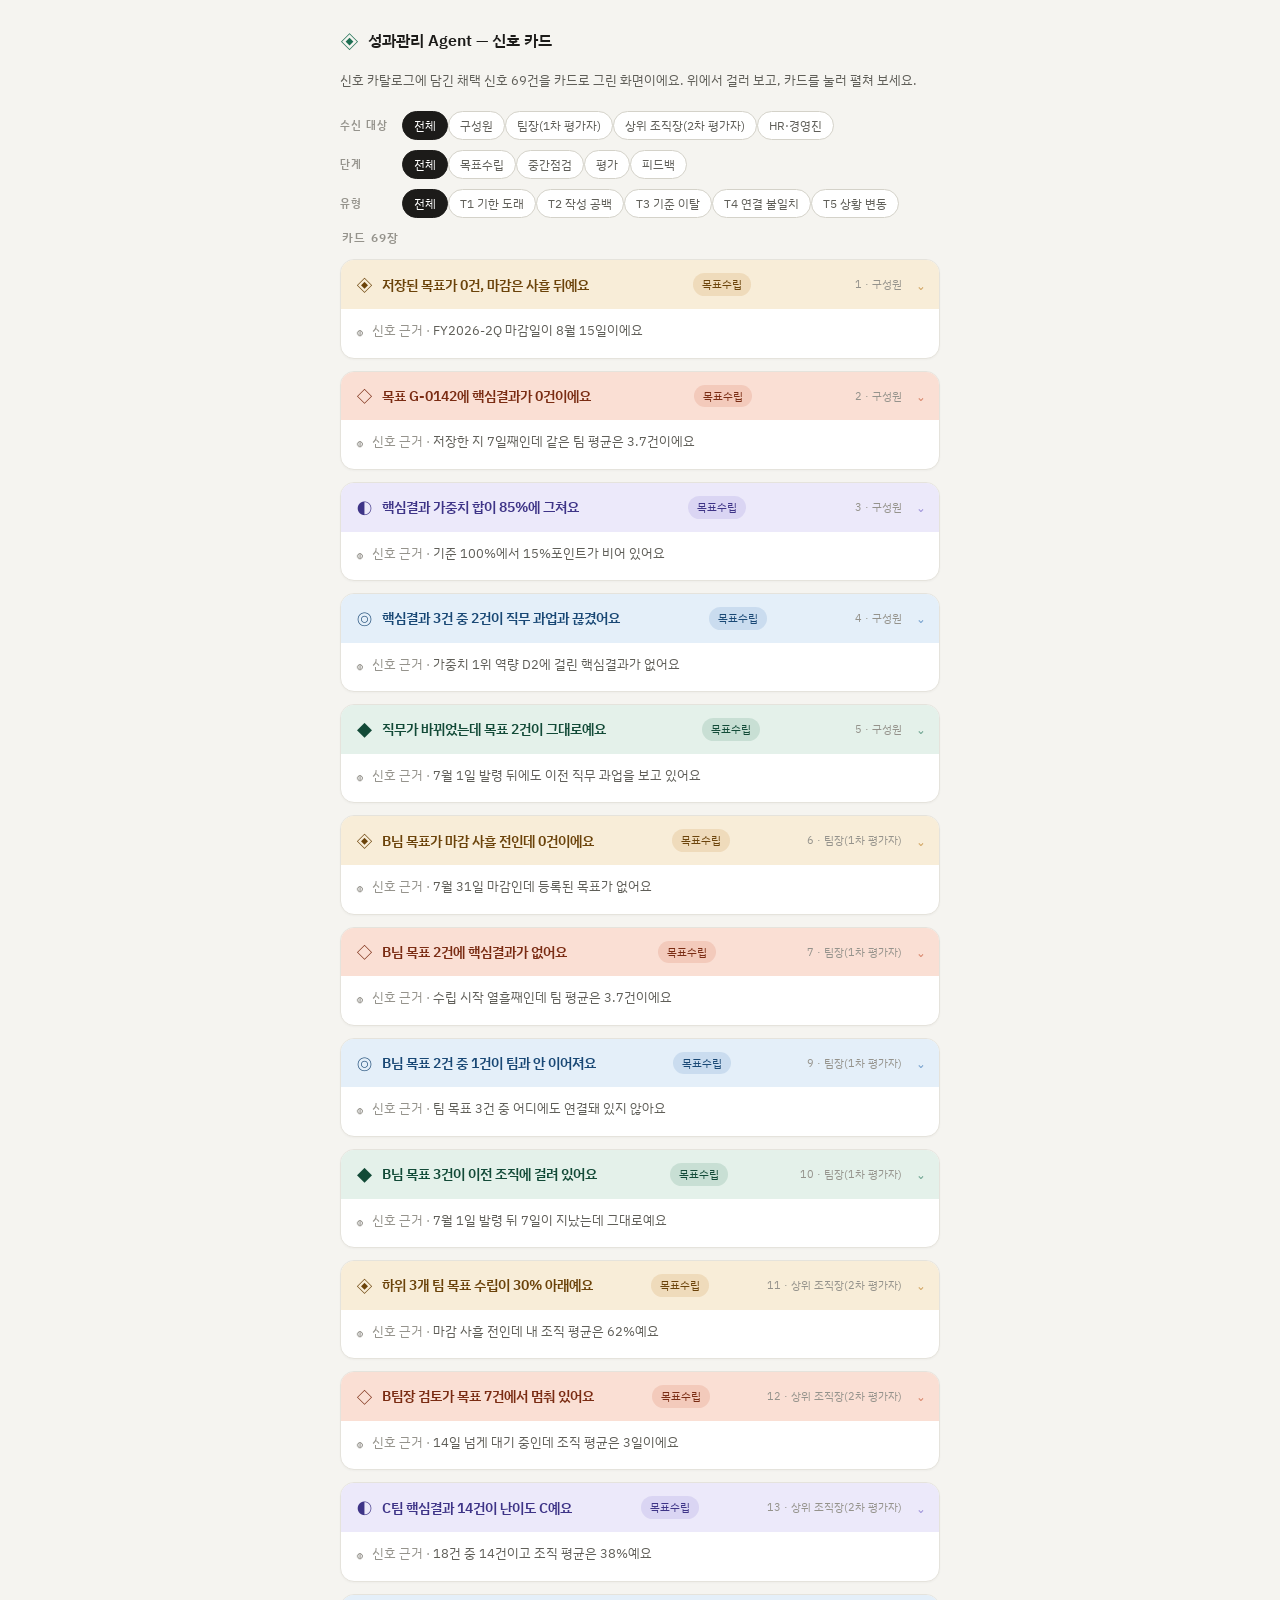
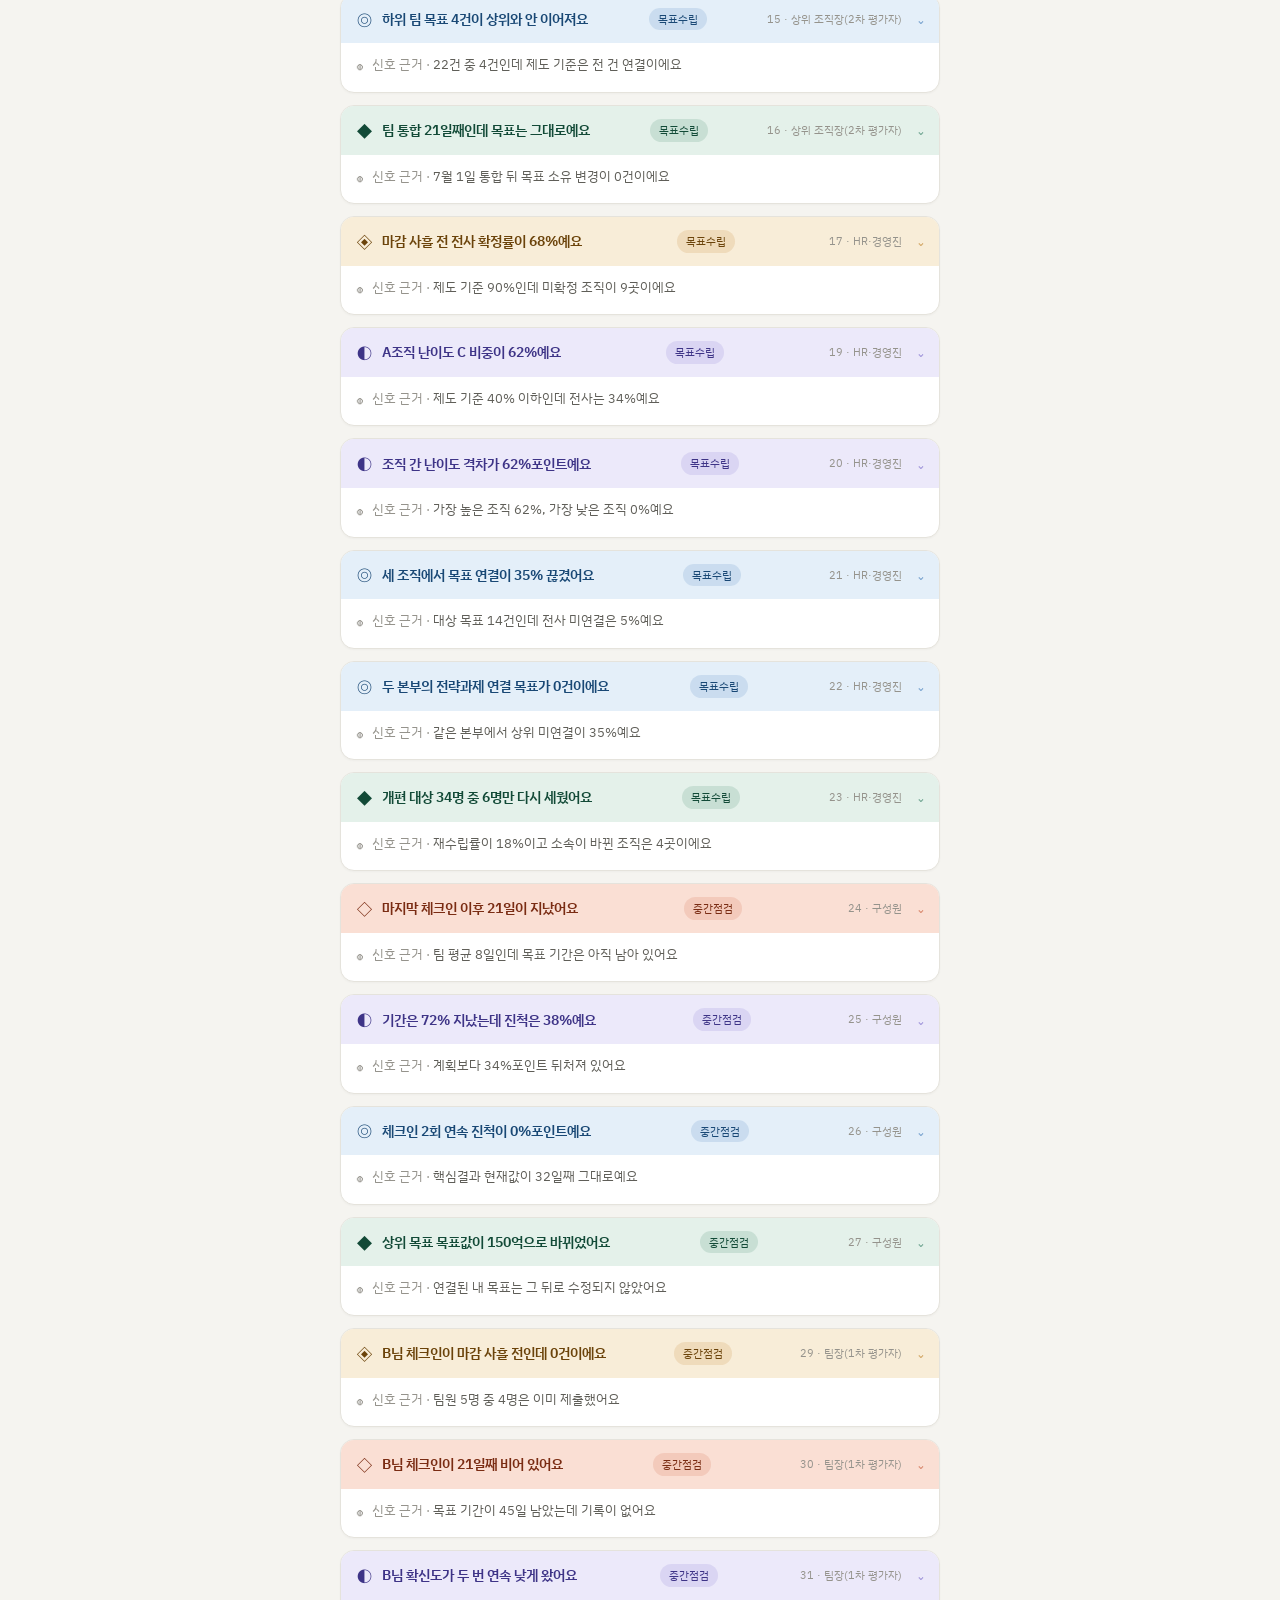
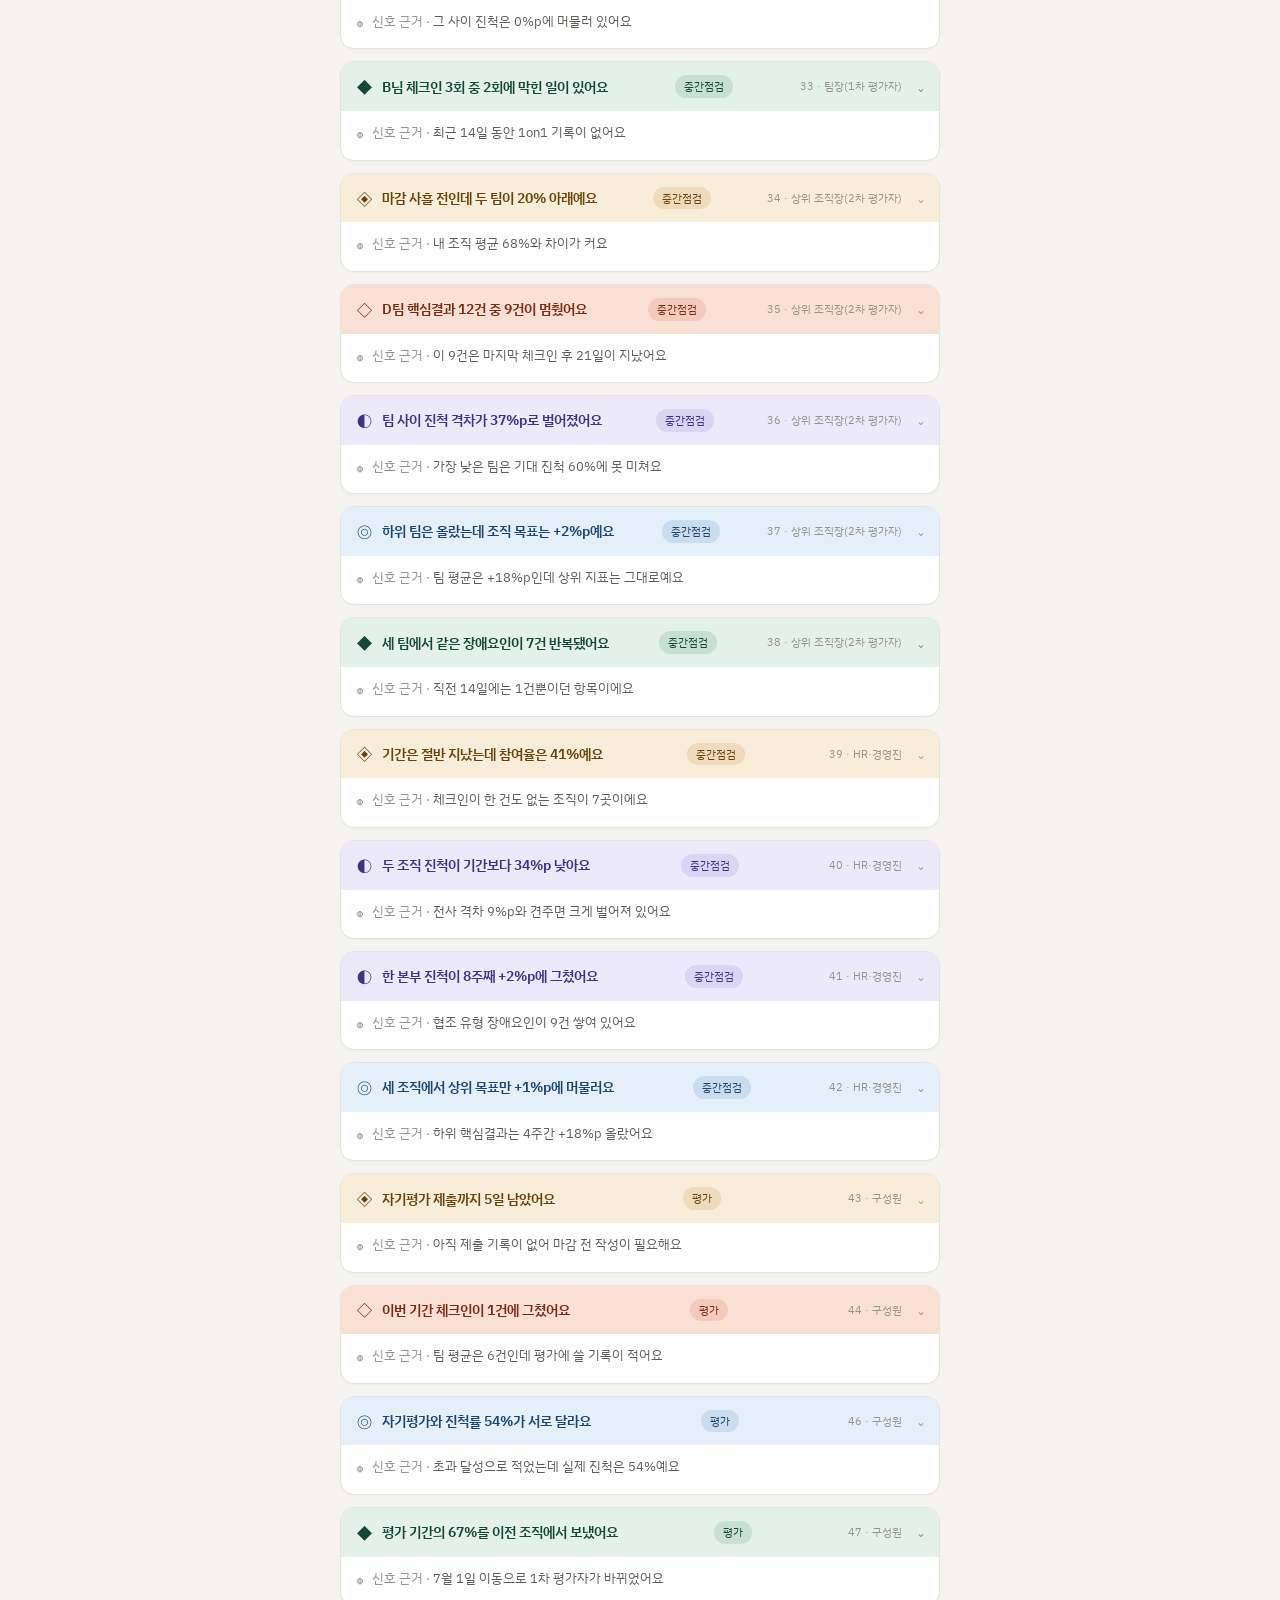
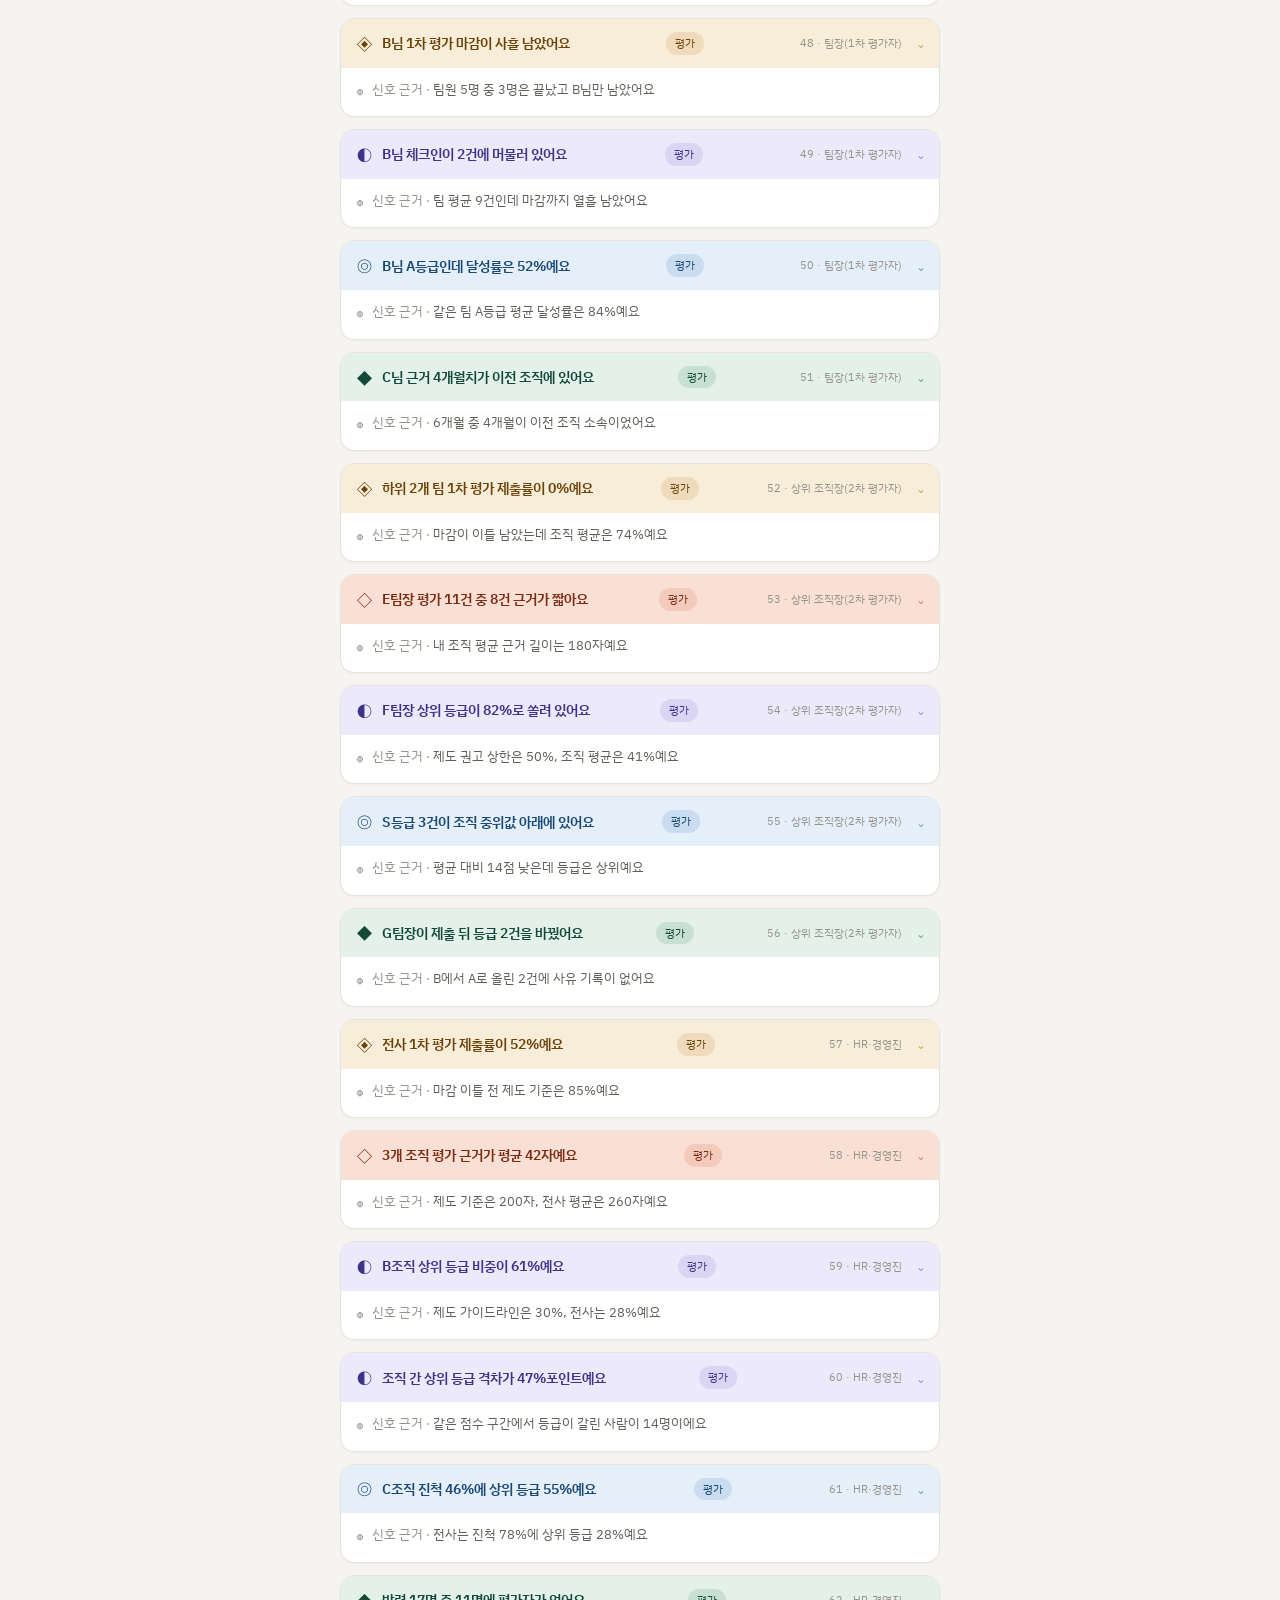
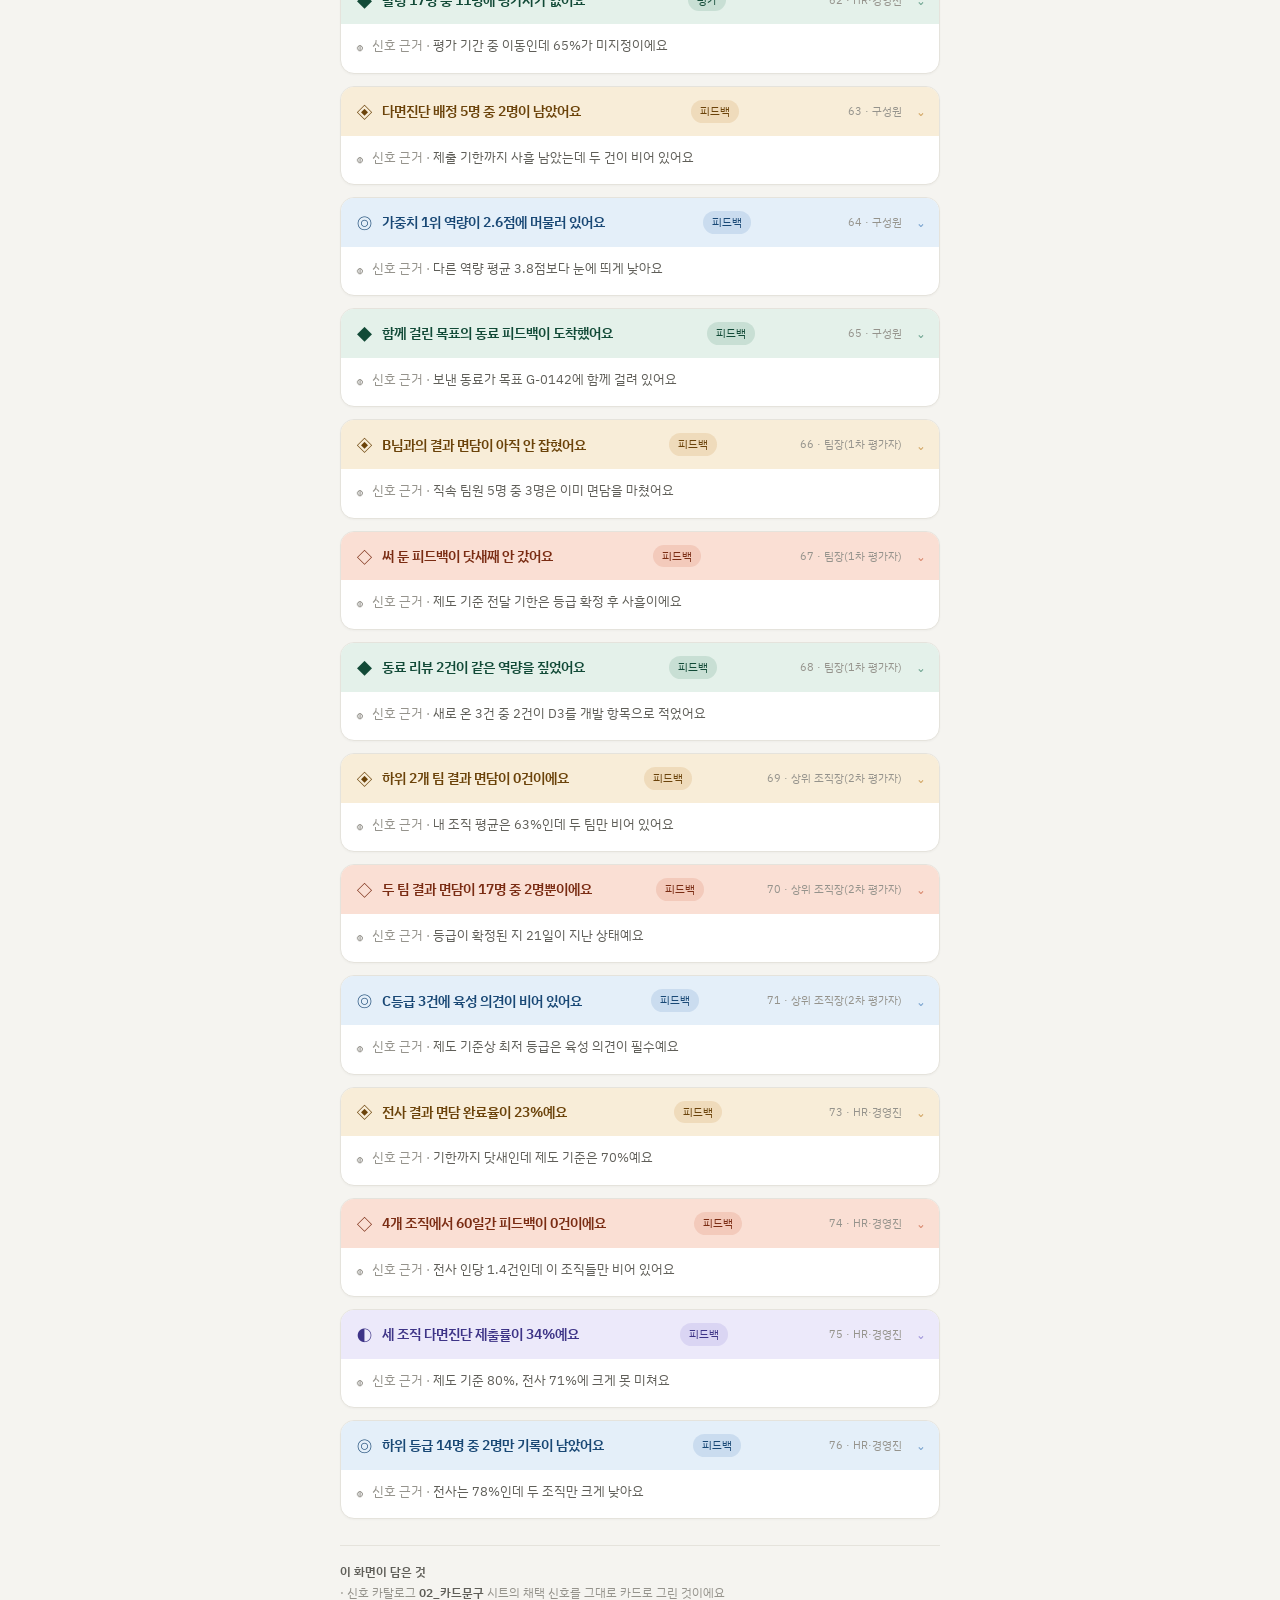
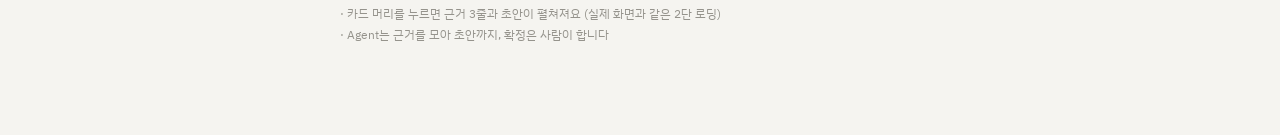
<file: docs/성과관리Agent_신호카드_프리뷰.html>
<!DOCTYPE html>
<html lang="ko">
<head>
<meta charset="UTF-8">
<meta name="viewport" content="width=device-width, initial-scale=1.0">
<title>성과관리 Agent — 신호 카드 프리뷰</title>
<link href="https://fonts.googleapis.com/css2?family=IBM+Plex+Sans+KR:wght@400;500;600&display=swap" rel="stylesheet">
<style>

  :root{
    --bg:#F5F4F0; --panel:#FFFFFF; --ink:#1C1B19; --ink2:#5F5E58; --ink3:#95938C;
    --line:#E5E3DC; --line2:#D4D2C9;
    --accent:#1D6F53; --accent-soft:#E4F1EA; --accent-ink:#124A37;
    --amber:#B87514; --amber-soft:#F8EDD8; --amber-ink:#6B430A;
    --coral:#C24B26; --coral-soft:#FADFD4; --coral-ink:#7A2C13;
    --blue:#2C6DB0; --blue-soft:#E4EFF9; --blue-ink:#194875;
    --purple:#6A5AC4; --purple-soft:#ECE9FA; --purple-ink:#3E3487;
    --radius:14px;
  }
  *{box-sizing:border-box;margin:0;padding:0}
  body{font-family:'IBM Plex Sans KR',sans-serif;background:var(--bg);color:var(--ink);
    line-height:1.6;-webkit-font-smoothing:antialiased;padding:26px 18px 90px}
  .wrap{max-width:600px;margin:0 auto}

  .top{display:flex;align-items:center;gap:9px;margin-bottom:14px;flex-wrap:wrap}
  .top .mark{font-size:19px;color:var(--accent)}
  .top h1{font-size:16px;font-weight:600}
  .persona{margin-left:auto;display:flex;gap:3px;background:#EAE8E1;padding:3px;border-radius:9px}
  .pbtn{font-family:inherit;font-size:12px;font-weight:500;cursor:pointer;padding:6px 11px;
    border:none;border-radius:7px;background:transparent;color:var(--ink3);transition:.15s}
  .pbtn.on{background:var(--panel);color:var(--ink);box-shadow:0 1px 2px rgba(0,0,0,.06)}

  .tabs{display:flex;gap:4px;background:#EAE8E1;padding:4px;border-radius:11px;margin-bottom:20px}
  .tab{flex:1;display:flex;align-items:center;justify-content:center;gap:7px;font-family:inherit;
    font-size:13.5px;font-weight:500;cursor:pointer;padding:9px 0;border:none;border-radius:8px;
    background:transparent;color:var(--ink3);transition:.18s}
  .tab .ti{font-size:15px}
  .tab.on{background:var(--panel);color:var(--ink);box-shadow:0 1px 2px rgba(0,0,0,.06)}
  .tab .badge{font-size:10.5px;background:var(--coral);color:#fff;border-radius:999px;padding:1px 6px;font-weight:600}

  .panel{display:none}
  .panel.on{display:block;animation:fade .25s ease}
  @keyframes fade{from{opacity:0;transform:translateY(4px)}to{opacity:1;transform:none}}

  .sub{font-size:13px;color:var(--ink2);margin-bottom:20px}
  .daylb{font-size:12px;letter-spacing:.1em;text-transform:uppercase;color:var(--ink3);font-weight:600;margin:0 2px 12px}
  .feed{display:flex;flex-direction:column;gap:12px}

  .card{background:var(--panel);border:1px solid var(--line);border-radius:var(--radius);
    overflow:hidden;box-shadow:0 1px 2px rgba(0,0,0,.03);transition:border-color .2s}
  .card:hover{border-color:var(--line2)}
  .card.open{border-color:var(--line2);box-shadow:0 4px 16px rgba(0,0,0,.06)}

  .chead{display:flex;align-items:center;gap:9px;padding:13px 15px;cursor:pointer;user-select:none}
  .chead .ic{font-size:17px;line-height:1;flex-shrink:0}
  .chead .sig{font-size:14px;font-weight:600}
  .chead .tag{margin-left:auto;font-size:10.5px;padding:3px 9px;border-radius:999px;white-space:nowrap}
  .chead .chev{font-size:14px;transition:transform .3s;flex-shrink:0}
  .card.open .chead .chev{transform:rotate(180deg)}

  .amber .chead{background:var(--amber-soft)} .amber .chead .ic,.amber .chead .sig{color:var(--amber-ink)}
  .amber .chead .tag{background:rgba(184,117,20,.15);color:var(--amber-ink)} .amber .chead .chev{color:var(--amber)}
  .coral .chead{background:var(--coral-soft)} .coral .chead .ic,.coral .chead .sig{color:var(--coral-ink)}
  .coral .chead .tag{background:rgba(194,75,38,.14);color:var(--coral-ink)} .coral .chead .chev{color:var(--coral)}
  .blue .chead{background:var(--blue-soft)} .blue .chead .ic,.blue .chead .sig{color:var(--blue-ink)}
  .blue .chead .tag{background:rgba(44,109,176,.14);color:var(--blue-ink)} .blue .chead .chev{color:var(--blue)}
  .purple .chead{background:var(--purple-soft)} .purple .chead .ic,.purple .chead .sig{color:var(--purple-ink)}
  .purple .chead .tag{background:rgba(106,90,196,.14);color:var(--purple-ink)} .purple .chead .chev{color:var(--purple)}

  .sigrow{padding:11px 15px 13px;display:flex;gap:9px}
  .sigrow .ric{font-size:14px;color:var(--ink3);margin-top:2px;flex-shrink:0}
  .sigrow .rtx{font-size:12.5px;color:var(--ink2)}
  .sigrow .rtx .lb{color:var(--ink3)}
  .card.open .sigrow{display:none}

  .exp{max-height:0;overflow:hidden;transition:max-height .45s ease}
  .card.open .exp{max-height:1600px}
  .divide{height:1px;background:var(--line);margin:0 15px}
  .seclb{font-size:10.5px;letter-spacing:.09em;text-transform:uppercase;color:var(--ink3);font-weight:600;padding:14px 15px 8px}

  .load .ln{height:10px;border-radius:5px;margin:7px 15px;
    background:linear-gradient(90deg,var(--line) 25%,#EEEDE8 50%,var(--line) 75%);background-size:200% 100%;animation:sh 1.3s infinite}
  @keyframes sh{0%{background-position:200% 0}100%{background-position:-200% 0}}

  .evf{padding:0 15px}
  .evi{display:flex;gap:9px;padding:5px 0;font-size:12.8px;color:var(--ink2)}
  .evi .b{color:var(--accent);margin-top:3px;font-size:11px}
  .evi b{font-weight:600;color:var(--ink)}

  .draft{margin:6px 15px 0;border:1px solid var(--line);border-radius:10px;background:#FBFAF7}
  .draft .dh{display:flex;align-items:center;gap:6px;padding:8px 11px;border-bottom:1px solid var(--line);font-size:11.5px;color:var(--ink3)}
  .draft .dh .badge{margin-left:auto;font-size:10px;color:var(--accent);background:var(--accent-soft);padding:2px 8px;border-radius:999px;font-weight:600}
  .draft textarea{width:100%;border:none;background:transparent;resize:none;font-family:inherit;font-size:13px;color:var(--ink);line-height:1.7;padding:11px;outline:none}

  .actbar{display:flex;gap:7px;padding:12px 15px 4px;flex-wrap:wrap}
  .btn{font-family:inherit;font-size:12.5px;font-weight:500;cursor:pointer;padding:8px 13px;border-radius:8px;border:1px solid var(--line2);background:var(--panel);color:var(--ink);transition:.15s}
  .btn:hover{background:var(--bg)}
  .btn.primary{background:var(--accent);border-color:var(--accent);color:#fff}
  .btn.primary:hover{background:#185C44}
  .btn:active{transform:scale(.98)}
  .decide{font-size:11px;color:var(--ink3);padding:9px 15px 4px;display:flex;gap:6px}

  .chat{margin:8px 15px 0;border-top:1px dashed var(--line2);padding-top:12px}
  .chatlog{display:flex;flex-direction:column;gap:8px;margin-bottom:10px}
  .msg{max-width:82%;font-size:12.5px;line-height:1.6;padding:8px 11px;border-radius:12px}
  .msg.user{align-self:flex-end;background:var(--accent);color:#fff;border-bottom-right-radius:4px}
  .msg.ag{align-self:flex-start;background:var(--bg);color:var(--ink);border:1px solid var(--line);border-bottom-left-radius:4px}
  .msg.ag .who{font-size:10px;color:var(--ink3);display:block;margin-bottom:2px}
  .chips{display:flex;gap:6px;flex-wrap:wrap;margin-bottom:10px}
  .chip{font-family:inherit;font-size:11.5px;cursor:pointer;padding:6px 11px;border-radius:999px;border:1px solid var(--line2);background:var(--panel);color:var(--ink2);transition:.15s}
  .chip:hover{background:var(--bg);color:var(--ink)}
  .chatin{display:flex;gap:7px;align-items:center;padding-bottom:14px}
  .chatin input{flex:1;font-family:inherit;font-size:12.5px;padding:9px 12px;border-radius:999px;border:1px solid var(--line2);background:var(--panel);color:var(--ink);outline:none}
  .chatin input:focus{border-color:var(--accent)}
  .chatin .send{width:34px;height:34px;border-radius:50%;border:none;background:var(--accent);color:#fff;font-size:15px;cursor:pointer;flex-shrink:0}

  .done{padding:24px 15px 26px;text-align:center;display:none}
  .card.confirmed .done{display:block}
  .card.confirmed .exp,.card.confirmed .sigrow{display:none}
  .card.confirmed .chead{background:var(--accent-soft)}
  .card.confirmed .chead .ic,.card.confirmed .chead .sig{color:var(--accent-ink)}
  .card.confirmed .chead .tag,.card.confirmed .chead .chev{display:none}
  .done .big{font-size:26px;color:var(--accent);margin-bottom:6px}
  .done h3{font-size:14px;font-weight:600;margin-bottom:3px}
  .done p{font-size:12.5px;color:var(--ink2)}
  .done .redo{margin-top:14px;font-size:12px;color:var(--accent);cursor:pointer;background:none;border:none;font-family:inherit}

  .agwrap{background:var(--panel);border:1px solid var(--line);border-radius:var(--radius);overflow:hidden;box-shadow:0 1px 2px rgba(0,0,0,.03)}
  .agtop{padding:16px 16px 4px}
  .agtop .hi{font-size:15px;font-weight:600;margin-bottom:3px}
  .agtop .hs{font-size:12.8px;color:var(--ink2)}
  .aglog{padding:14px 16px;display:flex;flex-direction:column;gap:10px;min-height:60px}
  .starter{padding:0 16px 8px}
  .starter .lb{font-size:10.5px;letter-spacing:.09em;text-transform:uppercase;color:var(--ink3);font-weight:600;margin-bottom:9px}
  .sgrid{display:flex;flex-direction:column;gap:8px}
  .scard{display:flex;align-items:center;gap:10px;padding:11px 13px;border:1px solid var(--line);border-radius:10px;cursor:pointer;background:var(--panel);transition:.15s;text-align:left;font-family:inherit;width:100%;color:var(--ink)}
  .scard:hover{background:var(--bg);border-color:var(--line2)}
  .scard .si{font-size:16px;color:var(--accent);flex-shrink:0}
  .scard .stx{font-size:13px}
  .scard .stx .sd{font-size:11.5px;color:var(--ink3);display:block}
  .aginput{display:flex;gap:8px;align-items:center;padding:12px 16px 16px;border-top:1px solid var(--line)}
  .aginput input{flex:1;font-family:inherit;font-size:13px;padding:11px 14px;border-radius:999px;border:1px solid var(--line2);background:var(--panel);color:var(--ink);outline:none}
  .aginput input:focus{border-color:var(--accent)}
  .aginput .send{width:38px;height:38px;border-radius:50%;border:none;background:var(--accent);color:#fff;font-size:16px;cursor:pointer;flex-shrink:0}

  .foot{margin-top:26px;font-size:12px;color:var(--ink3);border-top:1px solid var(--line);padding-top:15px;line-height:1.75}
  .foot b{color:var(--ink2);font-weight:600}

.green .chead{background:#E4F1EA}.green .chead .ic,.green .chead .sig{color:#124A37}
.green .chead .tag{background:rgba(29,111,83,.14);color:#124A37}.green .chead .chev{color:#1D6F53}
.fbar{display:flex;flex-wrap:wrap;gap:6px;margin-bottom:10px;align-items:center}
.fbtn{font-size:11.5px;padding:5px 11px;border:1px solid var(--line2);border-radius:999px;background:var(--panel);color:var(--ink2);cursor:pointer;font-family:inherit}
.fbtn.on{background:var(--ink);color:#fff;border-color:var(--ink)}
.flb{font-size:10.5px;letter-spacing:.09em;text-transform:uppercase;color:var(--ink3);font-weight:600;margin-right:4px;min-width:52px}
.cno{font-size:10.5px;color:var(--ink3);margin-left:auto;padding-right:6px;flex-shrink:0}
</style>
</head>
<body>
<div class="wrap">
  <div class="top">
    <span class="mark">◈</span>
    <h1>성과관리 Agent — 신호 카드</h1>
  </div>
  <div class="sub" id="sub"></div>

  <div class="fbar"><span class="flb">수신 대상</span><span id="fActor"></span></div>
  <div class="fbar"><span class="flb">단계</span><span id="fStage"></span></div>
  <div class="fbar"><span class="flb">유형</span><span id="fType"></span></div>

  <div class="daylb" id="count"></div>
  <div class="feed" id="feed"></div>

  <div class="foot">
    <b>이 화면이 담은 것</b><br>
    · 신호 카탈로그 <b>02_카드문구</b> 시트의 채택 신호를 그대로 카드로 그린 것이에요<br>
    · 카드 머리를 누르면 근거 3줄과 초안이 펼쳐져요 (실제 화면과 같은 2단 로딩)<br>
    · Agent는 근거를 모아 초안까지, 확정은 사람이 합니다
  </div>
</div>
<script>
var DATA=[{"no": 1, "id": "목표수립-구성원-01", "stage": "목표수립", "actor": "구성원", "type": "T1 기한 도래", "cls": "amber", "ic": "◈", "sig": "저장된 목표가 0건, 마감은 사흘 뒤예요", "srow": "FY2026-2Q 마감일이 8월 15일이에요", "ev": ["<b>FY2026-2Q</b> 기준 내 이름으로 저장된 목표가 0건이에요", "제출 마감 <b>2026-08-15</b>까지 3일 남았어요", "내 <b>직무 프로파일 과업</b>과 소속 조직 상위 목표를 확인했어요"], "dlb": "행동 · 목표 초안 (수정할 수 있어요)", "draft": "1) 직무 프로파일의 핵심 과업을 기준으로 담당 영역의 성과 목표를 세웁니다.\n2) 소속 조직 상위 목표에 연결해 기여 방향을 맞춥니다.\n3) 지난 기간 목표에서 이어갈 항목을 한 건 승계합니다.\n마감인 2026년 8월 15일 전에 세 건 모두 핵심결과와 함께 저장합니다.", "confirm": "목표 3건 저장", "ag0": "직무 과업과 상위 목표로 목표 초안 3건을 잡아봤어요. 함께 다듬어볼까요?", "chips": ["더 도전적으로", "수치 목표로", "지난 기간 목표 참고"], "done": ["목표 3건을 저장했어요", "핵심결과와 함께 목표 기록에 새로 저장됩니다."], "store": "목표 기록 신규 생성 (핵심결과 포함)"}, {"no": 2, "id": "목표수립-구성원-02", "stage": "목표수립", "actor": "구성원", "type": "T2 작성 공백", "cls": "coral", "ic": "◇", "sig": "목표 G-0142에 핵심결과가 0건이에요", "srow": "저장한 지 7일째인데 같은 팀 평균은 3.7건이에요", "ev": ["목표 <b>G-0142</b>에 연결된 핵심결과가 0건이에요", "같은 팀 목표는 평균 <b>핵심결과 3.7건</b>을 달고 있어요", "이 목표를 저장한 지 <b>7일</b>이 지났어요"], "dlb": "행동 · 핵심결과 초안 (수정할 수 있어요)", "draft": "목표 G-0142의 핵심결과를 세 건으로 나눕니다.\n1) 담당 과업의 산출물 완료 건수를 지표로 잡습니다.\n2) 품질 지표를 하나 넣어 결과의 수준을 드러냅니다.\n3) 같은 직무 동료가 쓰는 표현에 맞춰 목표값 단위를 통일합니다.", "confirm": "핵심결과 3건 저장", "ag0": "목표 G-0142에 붙일 핵심결과 초안 3건을 만들어봤어요. 지표를 바꿔볼까요?", "chips": ["지표를 더 명확히", "목표값 넣어서", "건수 줄여서"], "done": ["핵심결과 3건을 저장했어요", "목표 G-0142에 연결된 핵심결과로 기록됩니다."], "store": "핵심결과 기록 신규 생성 (목표에 연결)"}, {"no": 3, "id": "목표수립-구성원-03", "stage": "목표수립", "actor": "구성원", "type": "T3 기준 이탈", "cls": "purple", "ic": "◐", "sig": "핵심결과 가중치 합이 85%에 그쳐요", "srow": "기준 100%에서 15%포인트가 비어 있어요", "ev": ["목표 <b>G-0142</b>의 핵심결과 4건 가중치 합이 85%예요", "제도에서 정한 가중치 합 기준은 <b>100%</b>예요", "지난 기간 <b>가중치 배분</b>과 난이도 A~C 등급을 확인했어요"], "dlb": "행동 · 가중치 조정 초안 (수정할 수 있어요)", "draft": "핵심결과 4건의 가중치 합을 85%에서 100%로 맞춥니다. 난이도가 높고 목표 기여가 큰 핵심결과에 비어 있던 15%포인트를 더해 배분하고, 나머지 핵심결과는 지난 기간에 쓴 배분 비율을 그대로 유지합니다.", "confirm": "가중치 조정 반영", "ag0": "가중치 합을 100%로 맞춘 초안이에요. 어느 핵심결과에 실을지 골라볼까요?", "chips": ["고르게 나눠줘", "난이도 순으로", "왜 85%인지 설명"], "done": ["가중치를 100%로 맞췄어요", "바뀐 가중치는 수정 이력과 함께 남습니다."], "store": "핵심결과 가중치 수정 + 수정 이력"}, {"no": 4, "id": "목표수립-구성원-04", "stage": "목표수립", "actor": "구성원", "type": "T4 연결 불일치", "cls": "blue", "ic": "◎", "sig": "핵심결과 3건 중 2건이 직무 과업과 끊겼어요", "srow": "가중치 1위 역량 D2에 걸린 핵심결과가 없어요", "ev": ["핵심결과 3건 중 <b>2건</b>이 직무 과업에 연결돼 있지 않아요", "직무 가중치 1위 역량 <b>D2</b>에 걸린 핵심결과가 0건이에요", "내 <b>직무 프로파일</b>의 과업 영역과 역량 D1~D5 연결을 확인했어요"], "dlb": "행동 · 핵심결과 수정 초안 (수정할 수 있어요)", "draft": "직무 과업에 연결되지 않은 핵심결과 2건을 직무 프로파일의 과업 영역에 맞춰 다시 씁니다. 그중 1건은 가중치가 가장 높은 역량 D2를 다루는 과업으로 옮겨, 역량 D2에 걸린 핵심결과가 0건인 상태를 해소합니다.", "confirm": "이 연결로 수정", "ag0": "직무 과업에 맞춰 핵심결과 2건을 고쳐봤어요. 어느 과업에 붙일지 같이 볼까요?", "chips": ["다른 과업으로", "역량 D2 중심으로", "표현만 다듬어줘"], "done": ["핵심결과를 수정했어요", "과업 연결과 수정 이력이 함께 기록됩니다."], "store": "핵심결과 내용·직무 과업 연결 수정 + 수정 이력"}, {"no": 5, "id": "목표수립-구성원-05", "stage": "목표수립", "actor": "구성원", "type": "T5 상황 변동", "cls": "green", "ic": "◆", "sig": "직무가 바뀌었는데 목표 2건이 그대로예요", "srow": "7월 1일 발령 뒤에도 이전 직무 과업을 보고 있어요", "ev": ["진행 중 목표 <b>2건</b>이 이전 직무 과업을 참조하고 있어요", "<b>2026-07-01</b> 발령으로 직무가 영업기획에서 사업개발로 바뀌었어요", "새 <b>사업개발 직무 프로파일</b>의 과업과 요구 역량을 확인했어요"], "dlb": "행동 · 목표 수정 초안 (수정할 수 있어요)", "draft": "2026년 7월 1일 사업개발 발령을 반영해 진행 중 목표 2건을 고칩니다. 1건은 새 직무 프로파일의 과업으로 바꿔 다시 쓰고, 나머지 1건은 이전 직무에서 이어갈 부분만 남긴 뒤 새 소속 조직의 상위 목표에 연결합니다.", "confirm": "새 직무로 수정", "ag0": "발령을 반영해 목표 2건을 새 직무에 맞춰봤어요. 그대로 둘 목표가 있을까요?", "chips": ["1건은 그대로 둘래", "새 상위 목표 보기", "핵심결과도 같이"], "done": ["목표를 새 직무에 맞췄어요", "직무 변경 사유가 수정 이력에 함께 남습니다."], "store": "목표·핵심결과 수정 + 수정 이력 (직무 변경 사유 함께 기록)"}, {"no": 6, "id": "목표수립-팀장-01", "stage": "목표수립", "actor": "팀장(1차 평가자)", "type": "T1 기한 도래", "cls": "amber", "ic": "◈", "sig": "B님 목표가 마감 사흘 전인데 0건이에요", "srow": "7월 31일 마감인데 등록된 목표가 없어요", "ev": ["<b>B님</b>이 이번 기간에 등록한 목표가 0건이에요", "제도에서 정한 기준은 <b>1인 1건 이상</b>이에요", "목표수립 마감 <b>2026-07-31</b>까지 3일 남았어요"], "dlb": "행동 · 리마인드 초안 (수정할 수 있어요)", "draft": "B님, 목표수립 마감이 7월 31일까지 사흘 남았습니다. 아직 등록된 목표가 없어 안내드립니다. 팀 목표와 핵심결과, B님 직무 프로파일의 과업 목록을 참고해 1건 이상 등록해 주세요. 초안이 필요하시면 Agent가 함께 잡아드립니다.", "confirm": "리마인드 보내기", "ag0": "B님께 보낼 리마인드를 만들어봤어요. 톤이나 마감 표현을 바꿔드릴까요?", "chips": ["더 정중하게", "마감 강조", "지난 기간 목표 첨부"], "done": ["리마인드를 보냈어요", "B님에게 전달되고 발송 기록이 남습니다."], "store": "메시지 기록 + 보냄·받음 기록 생성 (알림·메시지 발송·열람 기록 저장 위치 신설 필요)"}, {"no": 7, "id": "목표수립-팀장-02", "stage": "목표수립", "actor": "팀장(1차 평가자)", "type": "T2 작성 공백", "cls": "coral", "ic": "◇", "sig": "B님 목표 2건에 핵심결과가 없어요", "srow": "수립 시작 열흘째인데 팀 평균은 3.7건이에요", "ev": ["<b>B님</b> 목표 2건 모두 핵심결과가 0건이에요", "같은 팀은 목표당 <b>핵심결과 3.7건</b>을 달고 있어요", "목표수립이 시작된 지 <b>10일</b>이 지났어요"], "dlb": "행동 · 핵심결과 제안 초안 (수정할 수 있어요)", "draft": "B님, 목표 2건에 아직 핵심결과가 없어 후보를 함께 보냅니다. 연결된 팀 목표의 핵심결과와 목표값, B님 직무 프로파일의 과업을 바탕으로 팀 평균인 목표당 3.7건 수준에 맞춰 정리했습니다. 그대로 쓰셔도 되고 표현만 바꾸셔도 됩니다.", "confirm": "후보 담아 보내기", "ag0": "B님 목표에 붙일 핵심결과 후보를 정리했어요. 몇 건씩 보낼지 정해볼까요?", "chips": ["건수 줄여서", "목표값도 넣어서", "검토 코멘트로"], "done": ["후보를 보냈어요", "해당 목표에 검토 코멘트로 함께 남습니다."], "store": "메시지 기록 + 해당 목표에 남는 검토 코멘트 (목표별 검토 코멘트 저장 위치 신설 필요)"}, {"no": 9, "id": "목표수립-팀장-04", "stage": "목표수립", "actor": "팀장(1차 평가자)", "type": "T4 연결 불일치", "cls": "blue", "ic": "◎", "sig": "B님 목표 2건 중 1건이 팀과 안 이어져요", "srow": "팀 목표 3건 중 어디에도 연결돼 있지 않아요", "ev": ["<b>B님</b> 목표 2건 중 1건에 상위 목표 연결이 없어요", "전사 기준 상위 목표 연결률은 <b>95%</b>예요", "우리 팀에는 연결 후보가 되는 <b>팀 목표 3건</b>이 있어요"], "dlb": "행동 · 목표 연결 수정 초안 (수정할 수 있어요)", "draft": "연결이 빠진 B님 목표 1건을 우리 팀 목표 3건 가운데 가장 가까운 한 건에 연결합니다. B님 목표와 핵심결과 문장, B님 직무 프로파일의 과업을 비교해 기여 지점이 겹치는 팀 목표를 후보로 두고, 연결 사유를 함께 남깁니다.", "confirm": "이 팀 목표로 연결", "ag0": "B님 목표를 어느 팀 목표에 붙일지 후보를 뽑아봤어요. 같이 골라볼까요?", "chips": ["다른 후보 보기", "연결 사유 넣어서", "B님께 요청으로"], "done": ["팀 목표로 연결했어요", "연결 변경이 수정 이력과 함께 기록됩니다."], "store": "해당 목표의 상위목표 연결 수정 + 수정 이력 기록 (목표 수정 이력 저장 위치 신설 필요)"}, {"no": 10, "id": "목표수립-팀장-05", "stage": "목표수립", "actor": "팀장(1차 평가자)", "type": "T5 상황 변동", "cls": "green", "ic": "◆", "sig": "B님 목표 3건이 이전 조직에 걸려 있어요", "srow": "7월 1일 발령 뒤 7일이 지났는데 그대로예요", "ev": ["<b>B님</b> 목표 3건이 모두 이전 조직 목표에 연결돼 있어요", "소속 조직이 바뀐 지 <b>7일</b>이 지났어요", "발령일 <b>2026-07-01</b> 이후 바뀐 직무 프로파일을 확인했어요"], "dlb": "행동 · 목표 재설정 대화 아젠다 초안 (수정할 수 있어요)", "draft": "1) 이전 조직 목표에 걸린 3건 가운데 그대로 가져올 목표 확인\n2) 새 직무 프로파일의 과업에 맞춰 새로 만들 목표 정리\n3) 남은 목표 기간에 맞춘 목표값 재조정 합의", "confirm": "이 아젠다로 대화 잡기", "ag0": "B님과 나눌 목표 재설정 아젠다를 잡아봤어요. 항목을 더하거나 뺄까요?", "chips": ["지원 얘기도 넣어줘", "새 팀 목표 보기", "더 짧게"], "done": ["대화 일정을 잡았어요", "이야기할 항목이 1on1 기록에 함께 남습니다."], "store": "일정 생성 + 이야기할 항목 기록(그대로 가져올 목표·새로 만들 목표·남은 기간에 맞춘 목표값) (1on1 기록 서버 보존 신설 필요)"}, {"no": 11, "id": "목표수립-상위조직장-01", "stage": "목표수립", "actor": "상위 조직장(2차 평가자)", "type": "T1 기한 도래", "cls": "amber", "ic": "◈", "sig": "하위 3개 팀 목표 수립이 30% 아래예요", "srow": "마감 사흘 전인데 내 조직 평균은 62%예요", "ev": ["하위 8개 팀 중 <b>3개 팀</b>의 수립률이 30% 미만이에요", "내 조직 전체 평균 수립률은 <b>62%</b>예요", "목표 수립 마감까지 <b>3일</b> 남았고 지난 분기 같은 시점과 비교했어요"], "dlb": "행동 · 마감 안내 초안 (수정할 수 있어요)", "draft": "목표 수립 마감까지 3일 남았습니다. 우리 조직 평균 수립률은 62%인데 세 팀은 30%에 못 미칩니다. 팀별 남은 인원과 마감일을 정리해 보내드리니, 팀원 목표 등록을 마감 전에 마무리해 주시기 바랍니다.", "confirm": "마감 안내 보내기", "ag0": "수립이 늦은 세 팀장에게 보낼 마감 안내를 정리했어요. 톤을 조정할까요?", "chips": ["팀별 맞춤으로", "수립률 표 첨부", "더 부드럽게"], "done": ["마감 안내를 보냈어요", "세 팀장에게 전달되고 발송 기록이 남습니다."], "store": "메시지 기록 + 보냄·받음 기록 (알림 이력에 발송 결과 저장 — 서버 보존 신설 필요)"}, {"no": 12, "id": "목표수립-상위조직장-02", "stage": "목표수립", "actor": "상위 조직장(2차 평가자)", "type": "T2 작성 공백", "cls": "coral", "ic": "◇", "sig": "B팀장 검토가 목표 7건에서 멈춰 있어요", "srow": "14일 넘게 대기 중인데 조직 평균은 3일이에요", "ev": ["B팀 팀원 목표 9건 중 <b>7건</b>이 검토 대기예요", "내 조직 평균 검토 대기는 <b>3일</b>이에요", "이 7건은 <b>14일</b> 넘게 확정되지 않은 상태예요"], "dlb": "행동 · 검토 요청 초안 (수정할 수 있어요)", "draft": "B팀 팀원 목표 9건 가운데 7건이 14일 넘게 검토 대기 상태입니다. 우리 조직 평균 대기가 3일인 점을 감안해, 남아 있는 7건의 목표 검토를 마무리해 주시기를 요청드립니다. 필요하시면 대상 목표 목록을 함께 보내드립니다.", "confirm": "검토 요청 보내기", "ag0": "B팀장에게 보낼 검토 요청을 정리했어요. 기한이나 표현을 바꿔드릴까요?", "chips": ["기한 명시해줘", "대상 목표 목록", "더 정중하게"], "done": ["검토를 요청했어요", "요청 이력과 승인 흐름에 함께 기록됩니다."], "store": "요청 기록 + 승인 흐름 (목표 검토 요청 이력 저장 위치 신설 필요)"}, {"no": 13, "id": "목표수립-상위조직장-03", "stage": "목표수립", "actor": "상위 조직장(2차 평가자)", "type": "T3 기준 이탈", "cls": "purple", "ic": "◐", "sig": "C팀 핵심결과 14건이 난이도 C예요", "srow": "18건 중 14건이고 조직 평균은 38%예요", "ev": ["C팀 핵심결과 18건 중 <b>14건</b>이 난이도 C예요", "내 조직 평균 난이도 C 비중은 <b>38%</b>예요", "핵심결과마다 붙은 <b>난이도 근거</b> 문장을 함께 살펴봤어요"], "dlb": "행동 · 목표 검토 회의 아젠다 초안 (수정할 수 있어요)", "draft": "1) C팀 핵심결과 18건 중 14건이 난이도 C인 배경 확인\n2) 조직 평균 38%와의 차이를 난이도 근거 문장으로 대조\n3) 상향 조정할 핵심결과와 그대로 둘 핵심결과 구분 합의", "confirm": "이 아젠다로 회의 잡기", "ag0": "C팀 난이도 분포를 비교해 회의 아젠다를 잡아봤어요. 항목을 조정할까요?", "chips": ["지난 분기와 비교", "근거 문장 보기", "더 짧게"], "done": ["회의를 잡았어요", "이야기할 항목이 목표 검토 회의 기록에 남습니다."], "store": "일정 + 이야기할 항목 기록 (목표 검토 회의 기록 — 서버 보존 신설 필요)"}, {"no": 15, "id": "목표수립-상위조직장-05", "stage": "목표수립", "actor": "상위 조직장(2차 평가자)", "type": "T4 연결 불일치", "cls": "blue", "ic": "◎", "sig": "하위 팀 목표 4건이 상위와 안 이어져요", "srow": "22건 중 4건인데 제도 기준은 전 건 연결이에요", "ev": ["하위 팀 목표 22건 중 <b>4건</b>에 상위 연결이 없어요", "제도 기준은 <b>전 건 상위 목표 연결</b>이에요", "연결 후보가 되는 <b>내 조직 목표와 전략과제</b>를 정리했어요"], "dlb": "행동 · 목표 정렬 요청 초안 (수정할 수 있어요)", "draft": "하위 팀 목표 22건 가운데 4건이 내 조직 목표에 연결되지 않았습니다. 제도 기준은 전 건 연결이므로, 해당 4건의 소유 팀에 상위 목표 연결을 맞춰 주시기를 요청드립니다. 목표별 연결 후보와 그 근거를 함께 보내드립니다.", "confirm": "정렬 요청 보내기", "ag0": "연결이 빠진 4건과 후보를 정리해 요청 초안을 만들었어요. 다듬어볼까요?", "chips": ["팀별로 나눠서", "연결 후보 보기", "기한 넣어서"], "done": ["정렬을 요청했어요", "요청 이력과 승인 흐름에 함께 남습니다."], "store": "요청 기록 + 승인 흐름 (목표 정렬 요청 이력 저장 위치 신설 필요)"}, {"no": 16, "id": "목표수립-상위조직장-06", "stage": "목표수립", "actor": "상위 조직장(2차 평가자)", "type": "T5 상황 변동", "cls": "green", "ic": "◆", "sig": "팀 통합 21일째인데 목표는 그대로예요", "srow": "7월 1일 통합 뒤 목표 소유 변경이 0건이에요", "ev": ["<b>하위 2개 팀</b>이 통합된 뒤 목표 소유 변경이 0건이에요", "통합일 <b>7월 1일</b> 이후 21일이 지났어요", "바뀐 조직도와 <b>영향받는 목표·핵심결과</b> 목록을 정리했어요"], "dlb": "행동 · 목표 재정렬 요청 초안 (수정할 수 있어요)", "draft": "7월 1일 두 팀이 통합된 뒤 21일이 지났지만 목표 소유 팀 변경이 아직 0건입니다. 통합된 팀의 목표와 핵심결과 소유를 새 조직 기준으로 다시 맞춰 주시기를 요청드립니다. 이동한 구성원 명단과 재정렬 후보 배치안을 함께 보내드립니다.", "confirm": "재정렬 요청 보내기", "ag0": "통합 이후 남은 목표와 재정렬 후보를 모았어요. 요청 문구를 다듬어볼까요?", "chips": ["배치안 함께", "기한 넣어서", "더 간단하게"], "done": ["재정렬을 요청했어요", "요청 이력과 조직별 이행 상태가 함께 남습니다."], "store": "요청 기록 + 승인 흐름 (목표 재정렬 요청 이력 저장 위치 신설 필요)"}, {"no": 17, "id": "목표수립-HR경영진-01", "stage": "목표수립", "actor": "HR·경영진", "type": "T1 기한 도래", "cls": "amber", "ic": "◈", "sig": "마감 사흘 전 전사 확정률이 68%예요", "srow": "제도 기준 90%인데 미확정 조직이 9곳이에요", "ev": ["전사 목표 확정률이 <b>68%</b>예요 (제도 기준 90%)", "전체 38개 조직 중 <b>9개 조직</b>이 미확정이에요", "기준 시점 <b>2026-07-16</b>, 마감까지 3일 남았어요"], "dlb": "행동 · 독려 안내 초안 (수정할 수 있어요)", "draft": "목표수립 마감까지 3일 남았습니다. 전사 확정률은 68%로 제도 기준인 90%에 못 미치며, 미확정 조직은 전체 38개 가운데 9개입니다. 조직별 남은 건수를 함께 보내드리니 마감 전에 목표 확정을 마무리해 주시기 바랍니다.", "confirm": "독려 안내 발송", "ag0": "미확정 조직 9곳에 보낼 독려 안내를 정리했어요. 조직별로 나눠드릴까요?", "chips": ["조직별 맞춤으로", "확정률 표 첨부", "더 부드럽게"], "done": ["독려 안내를 발송했어요", "9개 조직에 전달되고 발송 기록이 남습니다."], "store": "독려 메시지 발송 기록(보냄·받음) + 조직별 처리 상태 — 알림 발송 기록 신설 필요"}, {"no": 19, "id": "목표수립-HR경영진-03", "stage": "목표수립", "actor": "HR·경영진", "type": "T3 기준 이탈", "cls": "purple", "ic": "◐", "sig": "A조직 난이도 C 비중이 62%예요", "srow": "제도 기준 40% 이하인데 전사는 34%예요", "ev": ["<b>A조직</b> 핵심결과 21건 중 난이도 C 비중이 62%예요", "제도 기준은 <b>40% 이하</b>, 전사 평균은 34%예요", "대상 핵심결과 <b>21건</b>의 난이도 근거 문장을 살펴봤어요"], "dlb": "행동 · 난이도 재검토 요청 초안 (수정할 수 있어요)", "draft": "A조직의 핵심결과 21건 중 난이도 C 비중이 62%로, 제도 기준인 40% 이하와 전사 평균 34%를 모두 웃돕니다. 해당 조직에 핵심결과 난이도 재검토를 요청드리며, 난이도 근거 문장과 전사 분포 비교표를 함께 보내드립니다.", "confirm": "재검토 요청", "ag0": "A조직 난이도 분포를 전사와 비교해 요청 초안을 만들었어요. 조정할까요?", "chips": ["회신 기한 넣어서", "직무별로 나눠서", "분포표 첨부"], "done": ["재검토를 요청했어요", "요청 이력과 조직별 회신 상태가 함께 남습니다."], "store": "난이도 재검토 요청 기록 + 조직별 회신·수정 상태 — 요청 처리 이력 신설 필요"}, {"no": 20, "id": "목표수립-HR경영진-04", "stage": "목표수립", "actor": "HR·경영진", "type": "T3 기준 이탈", "cls": "purple", "ic": "◐", "sig": "조직 간 난이도 격차가 62%포인트예요", "srow": "가장 높은 조직 62%, 가장 낮은 조직 0%예요", "ev": ["조직 간 낮은 난이도 비중이 <b>최고 62%, 최저 0%</b>예요", "가중치 상위 핵심결과의 평균 난이도가 조직별로 <b>1.4등급</b> 벌어져요", "비교 대상은 <b>5개 이상 조직</b>이고 기준 시점은 2026-07-16이에요"], "dlb": "행동 · 조회 옵션 (선택할 수 있어요)", "draft": "옵션 1) 조직별 난이도·가중치 분포표를 열어 62%포인트 격차가 어디서 벌어졌는지 확인합니다.\n옵션 2) 조직 기능별로 묶어 비교합니다.\n옵션 3) 지난 사이클 같은 분포와 겹쳐 봅니다.", "confirm": "비교 화면 열기", "ag0": "조직별 목표 눈높이 비교를 준비했어요. 어떤 기준으로 먼저 볼까요?", "chips": ["조직 기능별로", "지난 사이클과", "가중치 상위만"], "done": ["비교 화면을 열었어요", "조회만 하는 화면이라 남는 기록은 없습니다."], "store": "조회만 — 남는 것 없음"}, {"no": 21, "id": "목표수립-HR경영진-05", "stage": "목표수립", "actor": "HR·경영진", "type": "T4 연결 불일치", "cls": "blue", "ic": "◎", "sig": "세 조직에서 목표 연결이 35% 끊겼어요", "srow": "대상 목표 14건인데 전사 미연결은 5%예요", "ev": ["<b>3개 조직</b>의 상위 목표 미연결 비중이 35%예요", "전사 전체 미연결 비중은 <b>5%</b>에 그쳐요", "대상 목표는 <b>14건</b>, 기준 시점은 2026-07-16이에요"], "dlb": "행동 · 연결 기준 안내 초안 (수정할 수 있어요)", "draft": "세 조직에서 상위 목표에 연결되지 않은 목표가 14건으로, 미연결 비중이 35%입니다. 전사 평균은 5%입니다. 목표 연결 기준과 각 조직의 상위 조직목표 제목을 함께 보내드리니, 미연결 목표의 연결을 보완해 주시기 바랍니다.", "confirm": "기준 안내 발송", "ag0": "미연결 14건과 연결 후보를 모아 안내 초안을 만들었어요. 다듬어볼까요?", "chips": ["조직별로 나눠서", "미연결 목록 첨부", "보완 기한 넣어서"], "done": ["기준 안내를 발송했어요", "3개 조직에 전달되고 보완 요청 상태가 남습니다."], "store": "안내 메시지 발송 기록(보냄·받음) + 조직별 보완 요청 상태 — 알림 발송 기록 신설 필요"}, {"no": 22, "id": "목표수립-HR경영진-06", "stage": "목표수립", "actor": "HR·경영진", "type": "T4 연결 불일치", "cls": "blue", "ic": "◎", "sig": "두 본부의 전략과제 연결 목표가 0건이에요", "srow": "같은 본부에서 상위 미연결이 35%예요", "ev": ["<b>본부 2곳</b>의 전략과제 연결 목표가 0건이에요", "이 본부들의 상위 목표 미연결 비중은 <b>35%</b>예요 (전사 5%)", "본부가 맡은 <b>전략과제와 과제별 KPI</b> 현재값을 확인했어요"], "dlb": "행동 · 조직 목표 재정렬 요청 초안 (수정할 수 있어요)", "draft": "두 본부에서 하위 목표의 상위 목표 미연결 비중이 35%로 전사 5%를 크게 웃돌고, 본부가 맡은 전략과제에 연결된 목표는 0건입니다. 본부 목표 체계를 전략과제 기준으로 다시 맞춰 주시기를 요청드리며, 연결이 끊긴 목표 제목을 함께 보내드립니다.", "confirm": "재정렬 요청", "ag0": "두 본부의 전략과제 연결 상태를 정리해 요청 초안을 만들었어요. 조정할까요?", "chips": ["전략과제별로", "KPI 현재값 첨부", "회신 기한 넣어서"], "done": ["재정렬을 요청했어요", "요청 이력과 승인·회신 흐름에 함께 남습니다."], "store": "조직 목표 재정렬 검토 요청 기록 + 승인·회신 흐름 — 요청 처리 이력 신설 필요"}, {"no": 23, "id": "목표수립-HR경영진-07", "stage": "목표수립", "actor": "HR·경영진", "type": "T5 상황 변동", "cls": "green", "ic": "◆", "sig": "개편 대상 34명 중 6명만 다시 세웠어요", "srow": "재수립률이 18%이고 소속이 바뀐 조직은 4곳이에요", "ev": ["최근 30일 개편·발령 대상 <b>34명</b> 중 6명이 다시 세웠어요", "재수립 비율이 <b>18%</b>로 기준인 50%에 못 미쳐요", "소속이 바뀐 조직은 <b>4개</b>이고 기준 시점은 2026-07-16이에요"], "dlb": "행동 · 재수립 기한 조정 요청 초안 (수정할 수 있어요)", "draft": "최근 30일 사이 개편·발령 대상 34명 가운데 목표를 다시 세운 인원은 6명, 재수립 비율은 18%입니다. 소속이 바뀐 조직 4곳에 대해 목표 재수립 기한을 다시 잡아 주시기를 요청드리며, 조직별 미재수립 건수와 새 조직목표 제목을 함께 보내드립니다.", "confirm": "기한 조정 요청", "ag0": "개편 대상 4개 조직의 재수립 현황을 모았어요. 기한을 며칠로 잡을까요?", "chips": ["2주 뒤로", "조직별로 다르게", "현황표 첨부"], "done": ["기한 조정을 요청했어요", "요청 이력과 조직별 이행 상태가 함께 남습니다."], "store": "목표 재수립 기한 조정 요청 기록 + 조직별 이행 상태 — 요청 처리 이력 신설 필요"}, {"no": 24, "id": "중간점검-구성원-01", "stage": "중간점검", "actor": "구성원", "type": "T2 작성 공백", "cls": "coral", "ic": "◇", "sig": "마지막 체크인 이후 21일이 지났어요", "srow": "팀 평균 8일인데 목표 기간은 아직 남아 있어요", "ev": ["마지막 체크인이 <b>21일 전</b>에 멈춰 있어요", "같은 팀 체크인 간격은 평균 <b>8일</b>이에요", "목표 기간이 아직 남아 있고 최근 활동 기록도 있어요"], "dlb": "행동 · 체크인 초안 (수정할 수 있어요)", "draft": "지난 체크인 이후 21일 동안 기록을 남기지 못했습니다. 그동안 진행한 활동을 모아 현재 진척을 갱신했고, 남은 목표 기간에는 팀 평균인 8일 간격에 맞춰 체크인을 이어가겠습니다.", "confirm": "이대로 체크인", "ag0": "지난 21일 활동을 모아 체크인 초안을 만들었어요. 길이를 조정해드릴까요?", "chips": ["더 짧게", "진척 수치 넣어서", "막힌 일도 적어줘"], "done": ["체크인이 기록됐어요", "이 체크인은 다음 평가 근거로 함께 쌓입니다."], "store": "체크인 기록 신규 생성"}, {"no": 25, "id": "중간점검-구성원-02", "stage": "중간점검", "actor": "구성원", "type": "T3 기준 이탈", "cls": "purple", "ic": "◐", "sig": "기간은 72% 지났는데 진척은 38%예요", "srow": "계획보다 34%포인트 뒤처져 있어요", "ev": ["목표 <b>G-0142</b> 진척률이 38%예요", "목표 기간은 이미 <b>72%</b>가 지나갔어요", "계획 대비 <b>34%포인트</b> 낮고 최근 체크인에 장애요인이 적혀 있어요"], "dlb": "행동 · 만회 계획 초안 (수정할 수 있어요)", "draft": "목표 기간이 72% 지난 시점에 진척률은 38%로, 계획 대비 34%포인트 뒤처져 있습니다. 지연 원인이 된 장애요인을 함께 정리했고, 남은 기간에는 뒤처진 핵심결과를 먼저 처리해 격차를 좁히겠습니다.", "confirm": "만회 계획 담아 체크인", "ag0": "뒤처진 핵심결과와 장애요인을 묶어 만회 계획 초안을 잡았어요. 다듬어드릴까요?", "chips": ["원인만 짧게", "일정 다시 짜줘", "지원 요청 넣어서"], "done": ["만회 계획을 기록했어요", "장애요인과 만회 계획이 이번 회차 체크인에 남습니다."], "store": "체크인 기록 신규 생성 (장애요인·만회 계획 포함)"}, {"no": 26, "id": "중간점검-구성원-03", "stage": "중간점검", "actor": "구성원", "type": "T4 연결 불일치", "cls": "blue", "ic": "◎", "sig": "체크인 2회 연속 진척이 0%포인트예요", "srow": "핵심결과 현재값이 32일째 그대로예요", "ev": ["핵심결과 <b>KR-0233</b> 현재값이 32일째 같아요", "최근 체크인 2회의 진척 증감이 <b>0%포인트</b>예요", "이전 체크인 평균 증감은 <b>+6%포인트</b>였어요"], "dlb": "행동 · 현재값 수정 초안 (수정할 수 있어요)", "draft": "핵심결과 KR-0233의 현재값이 32일째 같은 값으로 남아 있어, 그동안 진행한 내용을 반영해 현재값을 갱신합니다. 체크인 2회 연속 진척 증감이 0%포인트로 기록된 사유도 함께 적어 두겠습니다.", "confirm": "현재값 수정 반영", "ag0": "현재값이 멈춘 구간과 사유를 정리했어요. 수정할 값을 함께 확인해볼까요?", "chips": ["값만 바꿔줘", "사유를 자세히", "지난 사례 보기"], "done": ["현재값을 수정했어요", "수정 이력과 사유가 체크인 기록에 함께 남습니다."], "store": "핵심결과 현재값 수정 + 수정 이력, 점검 기록에 사유 추가"}, {"no": 27, "id": "중간점검-구성원-04", "stage": "중간점검", "actor": "구성원", "type": "T5 상황 변동", "cls": "green", "ic": "◆", "sig": "상위 목표 목표값이 150억으로 바뀌었어요", "srow": "연결된 내 목표는 그 뒤로 수정되지 않았어요", "ev": ["상위 목표 <b>G-0007</b> 목표값이 120억에서 150억으로 올랐어요", "이 변경은 <b>2026-07-20</b>에 반영됐어요", "여기에 연결된 내 목표 <b>1건</b>은 그대로예요"], "dlb": "행동 · 목표 수정 초안 (수정할 수 있어요)", "draft": "상위 목표 G-0007의 목표값이 2026-07-20에 120억에서 150억으로 바뀌었습니다. 이에 맞춰 제 목표와 핵심결과의 목표 수준을 함께 올리고, 상위 목표 변경을 수정 사유로 남깁니다.", "confirm": "이 목표로 수정", "ag0": "바뀐 상위 목표에 맞춰 목표 초안을 고쳐봤어요. 수준을 함께 맞춰볼까요?", "chips": ["그대로 둘래", "핵심결과만 조정", "무엇이 바뀌었는지"], "done": ["목표를 수정했어요", "상위 목표 변경이 수정 이력에 사유로 남습니다."], "store": "목표·핵심결과 수정 + 수정 이력 (상위 목표 변경 사유 연결)"}, {"no": 29, "id": "중간점검-팀장-01", "stage": "중간점검", "actor": "팀장(1차 평가자)", "type": "T1 기한 도래", "cls": "amber", "ic": "◈", "sig": "B님 체크인이 마감 사흘 전인데 0건이에요", "srow": "팀원 5명 중 4명은 이미 제출했어요", "ev": ["<b>B님</b>의 이번 회차 체크인이 0건이에요", "직속 팀원 <b>5명 중 4명</b>은 이미 제출했어요", "이번 회차 체크인 마감까지 <b>3일</b> 남았어요"], "dlb": "행동 · 요청 메시지 초안 (수정할 수 있어요)", "draft": "B님, 이번 회차 중간점검 마감이 3일 남았어요. 팀원 5명 중 4명은 이미 체크인을 올렸는데 B님 기록은 아직 비어 있어요. 지난 회차에 쓰신 내용과 최근 진척을 참고해 마감 전에 남겨주시면 좋겠어요.", "confirm": "요청 메시지 보내기", "ag0": "B님에게 보낼 체크인 요청 초안을 만들었어요. 톤을 조정해드릴까요?", "chips": ["더 부드럽게", "마감일 강조", "진척 요약 첨부"], "done": ["요청을 보냈어요", "보냄·받음 기록이 알림 이력에 남습니다."], "store": "메시지 기록 + 보냄·받음 기록 생성 (알림·메시지 발송·열람 기록 저장 위치 신설 필요)"}, {"no": 30, "id": "중간점검-팀장-02", "stage": "중간점검", "actor": "팀장(1차 평가자)", "type": "T2 작성 공백", "cls": "coral", "ic": "◇", "sig": "B님 체크인이 21일째 비어 있어요", "srow": "목표 기간이 45일 남았는데 기록이 없어요", "ev": ["<b>B님</b>의 마지막 체크인은 2026-07-07이에요", "같은 팀 평균 체크인 간격은 <b>8일</b>이에요", "B님 목표 기간은 <b>45일</b> 남아 있어요"], "dlb": "행동 · 요청 메시지 초안 (수정할 수 있어요)", "draft": "B님, 마지막 체크인이 2026-07-07이라 21일째 기록이 비어 있어요. 팀 평균 간격은 8일이고 목표 기간도 45일 남아 있으니, 지금 진척과 막힌 부분을 짧게라도 남겨주시면 제가 함께 보겠습니다.", "confirm": "체크인 요청 보내기", "ag0": "B님 상황을 반영한 체크인 요청 초안이에요. 더 지원적인 톤으로 바꿔드릴까요?", "chips": ["짧게 한 줄로", "지원 제안 넣어서", "1on1도 제안"], "done": ["체크인 요청을 보냈어요", "발송 기록이 B님 알림 이력에 남습니다."], "store": "메시지 기록 + 보냄·받음 기록 생성 (알림·메시지 발송·열람 기록 저장 위치 신설 필요)"}, {"no": 31, "id": "중간점검-팀장-03", "stage": "중간점검", "actor": "팀장(1차 평가자)", "type": "T3 기준 이탈", "cls": "purple", "ic": "◐", "sig": "B님 확신도가 두 번 연속 낮게 왔어요", "srow": "그 사이 진척은 0%p에 머물러 있어요", "ev": ["<b>B님</b> 최근 체크인 2회가 모두 확신도 낮음이에요", "그 두 체크인 사이 진척 증감은 <b>0%p</b>예요", "같은 기간 팀 평균 증감은 <b>+9%p</b>였어요"], "dlb": "행동 · 1on1 아젠다 초안 (수정할 수 있어요)", "draft": "1) 확신도가 두 번 연속 낮게 나온 배경 확인\n2) 진척이 0%p에 머문 핵심결과 2건과 필요한 지원 파악\n3) 목표값 조정 여부와 남은 기간 실행 계획 합의", "confirm": "1on1 일정 잡기", "ag0": "확신도와 진척 기록을 묶어 1on1 아젠다를 만들었어요. 항목을 더할까요?", "chips": ["톤을 낮춰서", "지원 항목 위주", "최근 성과도 넣어줘"], "done": ["1on1을 예약했어요", "아젠다가 1on1 기록에 함께 저장됩니다."], "store": "일정 생성 + 이야기할 항목 기록(멈춘 핵심결과 2건·필요한 지원·목표값 조정 여부) (1on1 기록 서버 보존 신설 필요)"}, {"no": 33, "id": "중간점검-팀장-05", "stage": "중간점검", "actor": "팀장(1차 평가자)", "type": "T5 상황 변동", "cls": "green", "ic": "◆", "sig": "B님 체크인 3회 중 2회에 막힌 일이 있어요", "srow": "최근 14일 동안 1on1 기록이 없어요", "ev": ["<b>B님</b> 최근 체크인 3회 중 2회에 장애요인이 있어요", "마지막 기록은 <b>2026-07-24</b>이에요", "최근 14일 안에 B님과의 <b>1on1 기록이 0건</b>이에요"], "dlb": "행동 · 1on1 아젠다 초안 (수정할 수 있어요)", "draft": "1) 반복해 적힌 장애요인 2건의 실제 상황 확인\n2) 내가 내려야 할 결정과 도와줄 사람 정리\n3) 다음 체크인까지의 실행 순서 합의", "confirm": "1on1 잡기", "ag0": "반복된 장애요인을 모아 1on1 아젠다를 만들었어요. 항목을 바꿔드릴까요?", "chips": ["결정 사항 위주", "도울 사람 추천", "장애요인 원문"], "done": ["1on1을 잡았어요", "이야기할 항목이 1on1 기록에 함께 남습니다."], "store": "일정 생성 + 이야기할 항목 기록(반복된 장애요인 2건·내가 내려야 할 결정·도와줄 사람) (1on1 기록 서버 보존 신설 필요)"}, {"no": 34, "id": "중간점검-상위조직장-01", "stage": "중간점검", "actor": "상위 조직장(2차 평가자)", "type": "T1 기한 도래", "cls": "amber", "ic": "◈", "sig": "마감 사흘 전인데 두 팀이 20% 아래예요", "srow": "내 조직 평균 68%와 차이가 커요", "ev": ["하위 <b>2개 팀</b> 체크인율이 20% 아래예요", "내 조직 전체 평균 체크인율은 <b>68%</b>예요", "중간점검 회차 마감까지 <b>3일</b> 남아 있어요"], "dlb": "행동 · 마감 안내 초안 (수정할 수 있어요)", "draft": "팀장님, 이번 중간점검 마감이 3일 남았어요. 두 팀 체크인율이 20% 아래로 조직 평균 68%와 차이가 큽니다. 팀원별 체크인 현황을 확인해 마감 전에 작성이 마무리되도록 챙겨주시면 좋겠어요.", "confirm": "마감 안내 보내기", "ag0": "두 팀 팀장에게 보낼 마감 안내 초안이에요. 팀별로 나눠 보낼까요?", "chips": ["팀별 맞춤으로", "현황표 첨부", "더 정중하게"], "done": ["마감 안내를 보냈어요", "두 팀 팀장의 알림 이력에 발송 기록이 남습니다."], "store": "메시지 기록 + 보냄·받음 기록 (알림 이력에 발송 결과 저장 — 서버 보존 신설 필요)"}, {"no": 35, "id": "중간점검-상위조직장-02", "stage": "중간점검", "actor": "상위 조직장(2차 평가자)", "type": "T2 작성 공백", "cls": "coral", "ic": "◇", "sig": "D팀 핵심결과 12건 중 9건이 멈췄어요", "srow": "이 9건은 마지막 체크인 후 21일이 지났어요", "ev": ["<b>D팀</b> 핵심결과 12건 중 9건이 21일 넘게 멈춰 있어요", "내 조직 평균 체크인 간격은 <b>8일</b>이에요", "멈춘 비율이 팀의 <b>30%</b>를 넘었고 목표 기간은 남아 있어요"], "dlb": "행동 · 목표 검토 회의 아젠다 초안 (수정할 수 있어요)", "draft": "1) D팀 핵심결과 12건 중 9건이 21일 넘게 멈춘 배경 확인\n2) 조직 평균 8일 간격과 벌어진 원인, 팀장에게 필요한 지원 파악\n3) 마감까지 체크인을 되살릴 실행 순서 합의", "confirm": "검토 회의 잡기", "ag0": "D팀 체크인 공백을 정리해 목표 검토 회의 아젠다를 만들었어요. 조정할까요?", "chips": ["멈춘 목록 보기", "팀장 부담 낮게", "지원안 먼저"], "done": ["검토 회의를 잡았어요", "아젠다가 목표 검토 회의 기록에 저장됩니다."], "store": "일정 + 이야기할 항목 기록 (1차 평가자 검토 회의 기록 — 서버 보존 신설 필요)"}, {"no": 36, "id": "중간점검-상위조직장-03", "stage": "중간점검", "actor": "상위 조직장(2차 평가자)", "type": "T3 기준 이탈", "cls": "purple", "ic": "◐", "sig": "팀 사이 진척 격차가 37%p로 벌어졌어요", "srow": "가장 낮은 팀은 기대 진척 60%에 못 미쳐요", "ev": ["하위 팀 평균 진척이 최고 <b>78%</b>, 최저 <b>41%</b>예요", "기간 경과 대비 기대 진척은 <b>60%</b>예요", "격차 <b>37%p</b>는 기준선 30%p를 넘었어요"], "dlb": "행동 · 목표 재조정 요청 초안 (수정할 수 있어요)", "draft": "하위 팀 평균 진척이 최고 78%, 최저 41%로 37%포인트 벌어졌고, 가장 낮은 팀은 기간 경과 대비 기대 진척 60%에 크게 못 미칩니다. 해당 팀의 목표 수준과 핵심결과 가중치를 다시 맞추도록 재조정을 요청합니다.", "confirm": "재조정 요청하기", "ag0": "팀별 진척 비교와 장애요인을 모아 재조정 요청 초안을 잡았어요. 다듬을까요?", "chips": ["팀별로 쪼개서", "지난 분기와 비교", "요청 사유 짧게"], "done": ["재조정을 요청했어요", "요청 이력과 승인 상태가 함께 기록됩니다."], "store": "요청 기록 + 승인 흐름 (목표 재조정 요청 이력 저장 위치 신설 필요)"}, {"no": 37, "id": "중간점검-상위조직장-04", "stage": "중간점검", "actor": "상위 조직장(2차 평가자)", "type": "T4 연결 불일치", "cls": "blue", "ic": "◎", "sig": "하위 팀은 올랐는데 조직 목표는 +2%p예요", "srow": "팀 평균은 +18%p인데 상위 지표는 그대로예요", "ev": ["하위 팀 평균 진척이 <b>+18%p</b> 올랐어요", "같은 기간 내 조직 목표 진척은 <b>+2%p</b>예요", "연결된 <b>전략과제 KPI</b>는 변동이 없어요"], "dlb": "행동 · 목표 검토 회의 아젠다 초안 (수정할 수 있어요)", "draft": "1) 하위 팀 진척 +18%포인트가 조직 목표 +2%포인트에만 반영된 계산 구조 확인\n2) 연결이 약한 하위 목표와 조직 목표 지표의 대응 관계 정리\n3) 전략과제 KPI에 닿도록 연결을 다시 맞출 담당과 기한 합의", "confirm": "목표 검토 회의 잡기", "ag0": "진척이 상위로 이어지지 않은 지점을 정리했어요. 회의 항목을 더할까요?", "chips": ["기여도 표 보기", "연결 약한 목표", "지표부터 볼래"], "done": ["회의를 잡았어요", "아젠다가 목표 검토 회의 기록에 남습니다."], "store": "일정 + 이야기할 항목 기록 (목표 검토 회의 기록 — 서버 보존 신설 필요)"}, {"no": 38, "id": "중간점검-상위조직장-05", "stage": "중간점검", "actor": "상위 조직장(2차 평가자)", "type": "T5 상황 변동", "cls": "green", "ic": "◆", "sig": "세 팀에서 같은 장애요인이 7건 반복됐어요", "srow": "직전 14일에는 1건뿐이던 항목이에요", "ev": ["최근 14일 체크인에 같은 장애요인이 <b>7건</b> 있어요", "직전 14일 같은 기간에는 <b>1건</b>이었어요", "서로 다른 <b>3개 팀</b>에 걸쳐 나타났어요"], "dlb": "행동 · 장애요인 해소 요청 초안 (수정할 수 있어요)", "draft": "최근 14일 체크인에서 같은 장애요인이 3개 팀 7건으로 반복됐습니다. 직전 같은 기간 1건과 비교하면 개별 팀에서 풀기 어려운 사안으로 보여, 해당 장애요인의 해소 방안 검토를 상위에 요청합니다.", "confirm": "해소 요청하기", "ag0": "세 팀에 반복된 장애요인을 묶어 요청 초안을 만들었어요. 사실을 더 넣을까요?", "chips": ["원문 묶음 보기", "영향 범위 추가", "요청 대상 바꾸기"], "done": ["해소를 요청했어요", "장애요인별 요청 이력이 함께 기록됩니다."], "store": "요청 기록 + 승인 흐름 (장애요인 해소 요청 이력 저장 위치 신설 필요)"}, {"no": 39, "id": "중간점검-HR경영진-01", "stage": "중간점검", "actor": "HR·경영진", "type": "T1 기한 도래", "cls": "amber", "ic": "◈", "sig": "기간은 절반 지났는데 참여율은 41%예요", "srow": "체크인이 한 건도 없는 조직이 7곳이에요", "ev": ["전사 체크인 참여 인원 비율이 <b>41%</b>예요", "계획대로면 기간 경과 <b>50%</b> 이상이어야 해요", "체크인 0건 조직이 <b>38개 중 7개</b>예요"], "dlb": "행동 · 참여 독려 안내 초안 (수정할 수 있어요)", "draft": "중간점검 기간이 절반 지났는데 전사 참여 인원 비율은 41%에 머물러 있어요. 특히 체크인이 한 건도 없는 조직이 38개 중 7개입니다. 마감 전에 팀별 체크인 현황을 확인하고 작성을 안내해주시면 좋겠어요.", "confirm": "참여 독려 보내기", "ag0": "체크인이 비어 있는 조직 7곳에 보낼 안내 초안이에요. 조직별로 나눌까요?", "chips": ["조직별 맞춤", "현황표 붙여서", "남은 기간 강조"], "done": ["참여 독려를 보냈어요", "조직 7곳의 발송 기록이 알림 이력에 남습니다."], "store": "참여 독려 메시지 발송 기록(보냄·받음) + 조직별 참여율 갱신 — 알림 발송 기록 신설 필요"}, {"no": 40, "id": "중간점검-HR경영진-02", "stage": "중간점검", "actor": "HR·경영진", "type": "T3 기준 이탈", "cls": "purple", "ic": "◐", "sig": "두 조직 진척이 기간보다 34%p 낮아요", "srow": "전사 격차 9%p와 견주면 크게 벌어져 있어요", "ev": ["<b>2개 조직</b>의 목표 평균 진척이 34%예요", "같은 시점의 기간 경과율은 <b>68%</b>예요", "대상 목표는 <b>11건</b>이고 전사 격차는 9%p예요"], "dlb": "행동 · 보완 안내 초안 (수정할 수 있어요)", "draft": "두 조직의 목표 평균 진척이 34%로, 기간 경과 68% 대비 34%포인트 뒤처져 있어요. 전사 격차 9%포인트와 비교해도 차이가 큽니다. 대상 목표 11건의 진행 상황을 다시 확인하고 보완 계획을 회신해주시면 좋겠어요.", "confirm": "보완 안내 보내기", "ag0": "두 조직의 진척과 장애요인을 정리해 안내 초안을 만들었어요. 조정할까요?", "chips": ["회신 기한 넣어서", "장애요인 요약", "조직별로 나눠서"], "done": ["보완 안내를 보냈어요", "두 조직의 보완 계획 회신 상태를 추적합니다."], "store": "안내 메시지 발송 기록(보냄·받음) + 조직별 보완 계획 회신 상태 — 알림 발송 기록 신설 필요"}, {"no": 41, "id": "중간점검-HR경영진-03", "stage": "중간점검", "actor": "HR·경영진", "type": "T3 기준 이탈", "cls": "purple", "ic": "◐", "sig": "한 본부 진척이 8주째 +2%p에 그쳤어요", "srow": "협조 유형 장애요인이 9건 쌓여 있어요", "ev": ["본부 목표 평균 진척이 <b>34%</b>예요 (기간 경과 68%)", "최근 8주 진척 증감 합계가 <b>+2%p</b>예요", "장애요인 중 타 조직 협조 유형이 <b>9건</b>이에요"], "dlb": "행동 · 인력·자원 재배분 검토 요청 초안 (수정할 수 있어요)", "draft": "이 본부의 목표 평균 진척이 34%로 기간 경과 68%에 크게 못 미치고, 최근 8주 진척 증감 합계도 +2%포인트에 그쳤습니다. 장애요인 중 타 조직 협조 유형이 9건으로 가장 많아, 인력·자원 재배분 검토를 요청합니다.", "confirm": "재배분 검토 요청", "ag0": "본부 정체 구간과 협조 장애요인을 모아 요청 초안을 잡았어요. 다듬을까요?", "chips": ["전략과제도 함께", "유형별 건수 표", "요청 대상 확인"], "done": ["재배분 검토를 요청했어요", "요청 이력과 회신 흐름이 함께 기록됩니다."], "store": "인력·자원 재배분 검토 요청 기록 + 승인·회신 흐름 — 요청 처리 이력 신설 필요"}, {"no": 42, "id": "중간점검-HR경영진-04", "stage": "중간점검", "actor": "HR·경영진", "type": "T4 연결 불일치", "cls": "blue", "ic": "◎", "sig": "세 조직에서 상위 목표만 +1%p에 머물러요", "srow": "하위 핵심결과는 4주간 +18%p 올랐어요", "ev": ["4주간 하위 핵심결과 평균 진척이 <b>+18%p</b>예요", "같은 기간 연결된 조직목표 진척은 <b>+1%p</b>예요", "대상 조직목표는 <b>3개 조직 5건</b>이에요"], "dlb": "행동 · 목표 구조 재정비 요청 초안 (수정할 수 있어요)", "draft": "4주 동안 하위 핵심결과 평균 진척은 +18%포인트 올랐지만, 연결된 조직목표 진척은 +1%포인트에 머물렀습니다. 3개 조직 5건의 조직목표를 대상으로 측정 지표와 하위 목표의 연결을 다시 맞추도록 요청합니다.", "confirm": "재정비 요청하기", "ag0": "연결이 어긋난 목표 짝을 정리해 요청 초안을 만들었어요. 범위를 조정할까요?", "chips": ["어긋난 짝 보기", "지표 기준 설명", "조직 3곳만"], "done": ["재정비를 요청했어요", "조직별 반영 상태와 수정 이력이 남습니다."], "store": "목표 구조 재정비 요청 기록 + 조직별 반영 상태와 수정 이력 — 요청 처리 이력 신설 필요"}, {"no": 43, "id": "평가-구성원-01", "stage": "평가", "actor": "구성원", "type": "T1 기한 도래", "cls": "amber", "ic": "◈", "sig": "자기평가 제출까지 5일 남았어요", "srow": "아직 제출 기록이 없어 마감 전 작성이 필요해요", "ev": ["<b>자기평가</b> 제출 기한 2026-08-10까지 5일 남았어요", "FY2026-2Q 자기평가 제출 기록이 아직 없어요", "평가 기간에 쓴 <b>체크인 기록</b>과 핵심결과 달성 수치는 모아 뒀어요"], "dlb": "행동 · 자기평가 초안 (수정할 수 있어요)", "draft": "FY2026-2Q 기간에 기록한 체크인과 핵심결과별 달성 수치를 근거로 정리했습니다. 가중치가 높은 목표부터 달성 수준과 난이도 근거를 적었고, 목표값에 닿지 못한 항목은 원인과 후속 계획을 함께 남겼습니다. 제출 기한은 2026-08-10입니다.", "confirm": "자기평가 등록", "ag0": "체크인 기록으로 자기평가 초안을 잡아봤어요. 빠진 목표가 있으면 알려주세요.", "chips": ["더 짧게", "수치를 더 넣어서", "난이도 근거 추가"], "done": ["자기평가를 등록했어요", "제출 기록이 남아 1차 평가 근거로 이어집니다."], "store": "자기평가 기록 신규 생성 (저장 위치 신설 필요)"}, {"no": 44, "id": "평가-구성원-02", "stage": "평가", "actor": "구성원", "type": "T2 작성 공백", "cls": "coral", "ic": "◇", "sig": "이번 기간 체크인이 1건에 그쳤어요", "srow": "팀 평균은 6건인데 평가에 쓸 기록이 적어요", "ev": ["FY2026-2Q에 쓴 <b>체크인</b>이 1건이에요", "같은 팀 1인당 <b>평균 6건</b>과 차이가 있어요", "평가 대상 기간이 절반 넘게 지나 남은 기간이 짧아요"], "dlb": "행동 · 체크인 초안 (수정할 수 있어요)", "draft": "핵심결과별 목표값과 현재값을 대조해 이번 기간 진척을 정리했습니다. 값이 움직인 구간은 변동 기록을 인용해 사유를 적었고, 직무 과업 가운데 제가 맡은 항목의 진행 상황을 항목별로 덧붙였습니다.", "confirm": "이대로 체크인", "ag0": "남은 기간에 채울 체크인 초안을 잡아봤어요. 항목을 더 나눠 드릴까요?", "chips": ["핵심결과별로", "장애요인도 넣어서", "더 짧게"], "done": ["체크인이 기록됐어요", "이 기록은 자기평가 근거로 함께 쌓입니다."], "store": "체크인 기록 신규 생성"}, {"no": 46, "id": "평가-구성원-04", "stage": "평가", "actor": "구성원", "type": "T4 연결 불일치", "cls": "blue", "ic": "◎", "sig": "자기평가와 진척률 54%가 서로 달라요", "srow": "초과 달성으로 적었는데 실제 진척은 54%예요", "ev": ["<b>KR-0233</b> 진척률이 54%로 기록돼 있어요", "자기평가에는 <b>초과 달성</b>으로 적혀 계획 대비 30%포인트 차이예요", "핵심결과 가중치와 난이도 근거도 함께 확인했어요"], "dlb": "행동 · 자기평가 수정 초안 (수정할 수 있어요)", "draft": "KR-0233 항목의 자기평가를 초과 달성에서 진척률 54% 기준으로 고쳐 적었습니다. 목표값까지 남은 구간은 체크인 코멘트와 장애요인 기록을 인용해 사유를 밝혔고, 난이도와 난이도 근거는 기존 내용을 그대로 유지했습니다.", "confirm": "자기평가 수정", "ag0": "진척률에 맞춰 자기평가를 다듬어봤어요. 표현 수위를 조정해 드릴까요?", "chips": ["장애요인 넣어서", "표현을 담백하게", "왜 벌어졌는지 설명해줘"], "done": ["자기평가를 수정했어요", "수정 이력이 함께 남아 1차 평가에 전달됩니다."], "store": "자기평가 기록 수정 + 수정 이력 (저장 위치 신설 필요)"}, {"no": 47, "id": "평가-구성원-05", "stage": "평가", "actor": "구성원", "type": "T5 상황 변동", "cls": "green", "ic": "◆", "sig": "평가 기간의 67%를 이전 조직에서 보냈어요", "srow": "7월 1일 이동으로 1차 평가자가 바뀌었어요", "ev": ["2026-07-01 <b>영업1팀 → 사업개발팀</b>으로 옮겼어요", "이전 조직 재직 기간이 평가 기간의 <b>67%</b>예요", "평가 기간 중에 <b>1차 평가자</b>가 바뀐 것으로 확인돼요"], "dlb": "행동 · 성과 요약 전달 초안 (수정할 수 있어요)", "draft": "안녕하세요. 2026-07-01자로 영업1팀에서 사업개발팀으로 옮겨 왔습니다. 평가 기간의 67%를 이전 조직에서 보냈기에, 그 기간에 쓴 체크인과 목표 진척, 기간별로 맡았던 과업을 정리해 함께 보냅니다. 평가 참고 자료로 확인해 주시면 감사하겠습니다.", "confirm": "요약 보내기", "ag0": "새 평가자에게 보낼 이전 기간 성과 요약을 잡아봤어요. 항목을 더할까요?", "chips": ["더 간결하게", "달성 수치 넣어서", "이전 조직장도 참조"], "done": ["요약을 보냈어요", "평가 참고 자료로 함께 첨부됐습니다."], "store": "메시지 기록 + 보냄·받음 기록, 평가 참고 자료로 첨부"}, {"no": 48, "id": "평가-팀장-01", "stage": "평가", "actor": "팀장(1차 평가자)", "type": "T1 기한 도래", "cls": "amber", "ic": "◈", "sig": "B님 1차 평가 마감이 사흘 남았어요", "srow": "팀원 5명 중 3명은 끝났고 B님만 남았어요", "ev": ["<b>B님</b> 1차 평가가 아직 작성되지 않았어요", "직속 팀원 <b>5명 중 3명</b>은 작성이 끝났어요", "1차 평가 마감까지 <b>3일</b>이 남아 있어요"], "dlb": "행동 · 1차 평가 초안 (수정할 수 있어요)", "draft": "B님의 목표·핵심결과 가중 달성률과 이번 기간 체크인 문장, 동료 리뷰의 강점·개발 코멘트, 3요소 원점수를 모아 1차 평가 근거를 정리했습니다. 체크인에 장애요인으로 남은 사항은 달성률을 읽는 맥락으로 함께 반영했습니다.", "confirm": "1차 평가 저장", "ag0": "B님 1차 평가 초안을 근거와 함께 정리했어요. 어디를 다듬어 드릴까요?", "chips": ["근거를 더 구체적으로", "개발 포인트 중심", "더 짧게"], "done": ["1차 평가 초안을 저장했어요", "확정 전까지 근거와 함께 수정할 수 있습니다."], "store": "그 팀원의 1차 평가 기록 신규 생성(초안 상태) + 근거 요약문 저장"}, {"no": 49, "id": "평가-팀장-02", "stage": "평가", "actor": "팀장(1차 평가자)", "type": "T3 기준 이탈", "cls": "purple", "ic": "◐", "sig": "B님 체크인이 2건에 머물러 있어요", "srow": "팀 평균 9건인데 마감까지 열흘 남았어요", "ev": ["B님의 이번 기간 <b>체크인</b>이 2건이에요", "같은 팀 <b>평균 9건</b>의 절반에 못 미쳐요", "<b>동료 리뷰</b>도 0건이고 마감까지 10일 남았어요"], "dlb": "행동 · 기록 요청 초안 (수정할 수 있어요)", "draft": "이번 평가 기간에 남은 체크인이 2건이라 1차 평가에 담을 근거가 많지 않습니다. 마감까지 10일 남았으니 핵심결과 목표값 대비 현재값과 진행한 과업을 체크인으로 채워 주세요. 필요하면 초안을 함께 만들어 드리겠습니다.", "confirm": "요청 보내기", "ag0": "B님에게 보낼 기록 요청 문구를 잡아봤어요. 톤을 조정해 드릴까요?", "chips": ["더 부드럽게", "마감일 강조", "예시 항목 넣어서"], "done": ["요청을 보냈어요", "보냄·받음 기록이 함께 남았습니다."], "store": "메시지 기록 + 보냄·받음 기록 생성 (알림·메시지 발송·열람 기록 저장 위치 신설 필요)"}, {"no": 50, "id": "평가-팀장-03", "stage": "평가", "actor": "팀장(1차 평가자)", "type": "T4 연결 불일치", "cls": "blue", "ic": "◎", "sig": "B님 A등급인데 달성률은 52%예요", "srow": "같은 팀 A등급 평균 달성률은 84%예요", "ev": ["<b>B님</b> 1차 등급은 A, 가중 달성률은 52%예요", "같은 팀 <b>A등급 평균 달성률 84%</b>와 차이가 있어요", "<b>평가 근거</b>에 그 차이를 설명한 문장이 없어요"], "dlb": "행동 · 평가 근거 보완 초안 (수정할 수 있어요)", "draft": "B님의 가중 달성률은 52%로 같은 팀 A등급 평균 84%보다 낮습니다. 다만 체크인에 남은 장애요인과 핵심결과 난이도 근거, 동료 리뷰의 강점 코멘트를 함께 반영해 A등급으로 판단했음을 근거 문장에 명시했습니다.", "confirm": "근거 보완 저장", "ag0": "달성률과 등급 차이를 설명하는 근거 문장을 보태봤어요. 더 다듬을까요?", "chips": ["난이도 근거 인용", "동료 리뷰 반영", "등급을 다시 볼래"], "done": ["평가 근거를 보완했어요", "수정 이력이 남아 2차 평가에 함께 전달됩니다."], "store": "그 팀원 1차 평가의 근거 요약문·등급 수정 + 수정 이력 기록 (평가 수정 이력 저장 위치 신설 필요)"}, {"no": 51, "id": "평가-팀장-04", "stage": "평가", "actor": "팀장(1차 평가자)", "type": "T5 상황 변동", "cls": "green", "ic": "◆", "sig": "C님 근거 4개월치가 이전 조직에 있어요", "srow": "6개월 중 4개월이 이전 조직 소속이었어요", "ev": ["<b>C님</b>이 우리 팀에서 쓴 체크인은 1건이에요", "평가 대상 기간 6개월 중 <b>4개월</b>이 이전 조직 소속이에요", "발령일은 <b>2026-05-01</b>로 확인돼요"], "dlb": "행동 · 근거 요청 초안 (수정할 수 있어요)", "draft": "안녕하세요. C님이 2026-05-01자로 저희 팀에 합류했는데, 평가 대상 기간 6개월 중 4개월이 이전 조직 소속이었습니다. 그 기간의 목표와 체크인 문장, 진척률과 확신도를 평가 참고 자료로 공유해 주시면 1차 평가에 함께 반영하겠습니다.", "confirm": "근거 요청 보내기", "ag0": "이전 조직장에게 보낼 근거 요청 문구를 잡아봤어요. 조정해 드릴까요?", "chips": ["기간을 명시해서", "더 정중하게", "회신 기한 넣어서"], "done": ["근거 요청을 보냈어요", "회신이 오면 C님 평가에 함께 붙여 둡니다."], "store": "요청 메시지 기록 + 받은 근거를 그 팀원 평가에 붙여 두기 (평가에 외부 근거를 붙이는 저장 위치 신설 필요)"}, {"no": 52, "id": "평가-상위조직장-01", "stage": "평가", "actor": "상위 조직장(2차 평가자)", "type": "T1 기한 도래", "cls": "amber", "ic": "◈", "sig": "하위 2개 팀 1차 평가 제출률이 0%예요", "srow": "마감이 이틀 남았는데 조직 평균은 74%예요", "ev": ["하위 8개 팀 중 <b>2개 팀</b> 제출률이 0%예요", "내 조직 <b>평균 제출률</b>은 74%로 집계돼요", "마감까지 <b>2일</b> 남아 팀 단위로 챙길 시점이에요"], "dlb": "행동 · 마감 안내 초안 (수정할 수 있어요)", "draft": "1차 평가 마감이 2일 남았습니다. 현재 조직 평균 제출률은 74%인데 두 팀은 아직 0%입니다. 담당 팀원 평가를 마감 전에 제출해 주시고, 근거 정리가 필요하면 Agent 초안을 활용해 주세요.", "confirm": "안내 보내기", "ag0": "제출이 안 된 두 팀장에게 보낼 마감 안내를 잡아봤어요. 조정할까요?", "chips": ["팀별 맞춤으로", "톤을 담백하게", "마감일 강조"], "done": ["마감 안내를 보냈어요", "두 팀장에게 전달되고 발송 기록이 남습니다."], "store": "메시지 기록 + 보냄·받음 기록 (알림 이력에 발송 결과 저장 — 서버 보존 신설 필요)"}, {"no": 53, "id": "평가-상위조직장-02", "stage": "평가", "actor": "상위 조직장(2차 평가자)", "type": "T2 작성 공백", "cls": "coral", "ic": "◇", "sig": "E팀장 평가 11건 중 8건 근거가 짧아요", "srow": "내 조직 평균 근거 길이는 180자예요", "ev": ["<b>E팀장</b> 제출 평가 11건 중 8건이 40자 미만이에요", "<b>내 조직 평균</b> 근거 길이 180자와 차이가 커요", "담당 팀원 <b>30%</b> 기준을 넘어선 상태예요"], "dlb": "행동 · 근거 보완 요청 초안 (수정할 수 있어요)", "draft": "E팀장께 평가 근거 보완을 요청합니다. 제출된 평가 11건 중 8건의 근거 문장이 40자 미만으로, 조직 평균 180자와 차이가 큽니다. 해당 팀원의 목표 진척과 체크인 코멘트, 핵심결과 달성값을 인용해 근거를 다시 채워 주시기 바랍니다.", "confirm": "보완 요청하기", "ag0": "E팀장에게 보낼 근거 보완 요청을 정리했어요. 표현을 다듬을까요?", "chips": ["대상 평가 목록 첨부", "더 담백하게", "기한을 정해서"], "done": ["보완을 요청했어요", "요청 이력과 승인 흐름에 함께 기록됩니다."], "store": "요청 기록 + 승인 흐름 (평가 재작성 요청 이력 저장 위치 신설 필요)"}, {"no": 54, "id": "평가-상위조직장-03", "stage": "평가", "actor": "상위 조직장(2차 평가자)", "type": "T3 기준 이탈", "cls": "purple", "ic": "◐", "sig": "F팀장 상위 등급이 82%로 쏠려 있어요", "srow": "제도 권고 상한은 50%, 조직 평균은 41%예요", "ev": ["<b>F팀장</b> 부여 등급 중 S·A가 82%예요", "<b>제도 권고 상한 50%</b>, 내 조직 평균은 41%예요", "같은 평가자의 <b>지난 두 사이클</b> 분포도 함께 봤어요"], "dlb": "행동 · 등급 조정 회의(calibration) 아젠다 초안 (수정할 수 있어요)", "draft": "1) F팀장 부여 등급 분포 82%와 조직 평균 41%·제도 권고 상한 50% 비교 확인\n2) 해당 팀 목표 달성 정규화 점수 분포와 부여 등급의 대응 검토\n3) 지난 두 사이클 분포를 함께 놓고 조정이 필요한 구간 합의", "confirm": "조정 회의 잡기", "ag0": "F팀장 등급 분포 근거를 정리했어요. 회의 항목을 더 다듬을까요?", "chips": ["분포 비교표 첨부", "다른 팀장과 비교", "정중한 안내문으로"], "done": ["조정 회의를 요청했어요", "회의 항목과 분포 자료가 함께 전달됩니다."], "store": "일정 + 이야기할 항목 기록 (등급 조정 회의 기록 — 저장 위치 신설 필요)"}, {"no": 55, "id": "평가-상위조직장-04", "stage": "평가", "actor": "상위 조직장(2차 평가자)", "type": "T4 연결 불일치", "cls": "blue", "ic": "◎", "sig": "S등급 3건이 조직 중위값 아래에 있어요", "srow": "평균 대비 14점 낮은데 등급은 상위예요", "ev": ["<b>S등급 3건</b>의 목표 달성 점수가 중위값 아래예요", "조직 <b>평균 대비 14점</b> 낮은 수준이에요", "부여 등급과 <b>목표 달성 정규화 점수</b>의 방향이 달라요"], "dlb": "행동 · 재검토 요청 초안 (수정할 수 있어요)", "draft": "등급과 목표 달성 점수가 벌어진 3건에 대해 재검토를 요청합니다. 세 건 모두 S등급이지만 목표 달성 정규화 점수가 조직 중위값 아래이고 평균 대비 14점 낮습니다. 해당 팀원의 진척 이력과 평가 근거 원문을 함께 확인해 주시기 바랍니다.", "confirm": "재검토 요청하기", "ag0": "등급과 점수가 벌어진 3건을 묶어 요청안을 잡았어요. 조정할까요?", "chips": ["대상 3건 목록", "점수 근거 붙여서", "1차 평가자별로"], "done": ["재검토를 요청했어요", "재검토 결과는 등급 변경 이력에 남습니다."], "store": "요청 기록 + 승인 흐름 (평가 재검토 요청 이력 저장 위치 신설 필요)"}, {"no": 56, "id": "평가-상위조직장-05", "stage": "평가", "actor": "상위 조직장(2차 평가자)", "type": "T5 상황 변동", "cls": "green", "ic": "◆", "sig": "G팀장이 제출 뒤 등급 2건을 바꿨어요", "srow": "B에서 A로 올린 2건에 사유 기록이 없어요", "ev": ["<b>G팀장</b>이 제출 뒤 등급을 2건 바꿨어요", "변경 내용은 모두 <b>B → A</b> 2건이에요", "두 건 모두 <b>변경 사유</b> 기록이 남아 있지 않아요"], "dlb": "행동 · 사유 기록 요청 초안 (수정할 수 있어요)", "draft": "제출 이후 등급이 바뀐 2건의 사유 기록을 요청합니다. 두 건 모두 B에서 A로 변경됐고 변경 사유 문장이 남아 있지 않습니다. 대상 팀원의 3요소 점수와 진척, 평가 근거를 함께 인용해 변경 사유를 남겨 주시기 바랍니다.", "confirm": "사유 기록 요청", "ag0": "등급이 바뀐 2건의 사유 요청을 정리했어요. 문구를 다듬을까요?", "chips": ["변경 전후 표로", "승인 기준 안내", "톤을 부드럽게"], "done": ["사유 기록을 요청했어요", "사유가 등록되면 승인·반송을 고를 수 있습니다."], "store": "요청 기록 + 승인 흐름 (등급 변경 승인·사유 기록 저장 위치 신설 필요)"}, {"no": 57, "id": "평가-HR경영진-01", "stage": "평가", "actor": "HR·경영진", "type": "T1 기한 도래", "cls": "amber", "ic": "◈", "sig": "전사 1차 평가 제출률이 52%예요", "srow": "마감 이틀 전 제도 기준은 85%예요", "ev": ["마감 2일 전 <b>전사 제출률 52%</b>로 집계돼요", "같은 시점 <b>제도 기준값</b>은 85%로 정해져 있어요", "제출률 50% 미만 조직이 <b>38개 중 8개</b>예요"], "dlb": "행동 · 조직별 마감 안내 초안 (수정할 수 있어요)", "draft": "1차 평가 마감이 이틀 남았습니다. 2026-07-16 기준 전사 제출률은 52%로 같은 시점 제도 기준 85%에 못 미칩니다. 제출률 50% 미만인 8개 조직의 평가자께서는 마감 전 제출을 완료해 주시고, 남은 건수는 조직별 현황에서 확인해 주세요.", "confirm": "안내 발송하기", "ag0": "제출이 밀린 8개 조직에 보낼 마감 안내를 잡아봤어요. 조정할까요?", "chips": ["조직별 현황 첨부", "지난 사이클 비교", "요약만 담아서"], "done": ["마감 안내를 발송했어요", "8개 조직 평가자에게 전달되고 발송 기록이 남습니다."], "store": "마감 안내 메시지 발송 기록(보냄·받음) + 조직별 제출률 갱신 — 알림 발송 기록 신설 필요"}, {"no": 58, "id": "평가-HR경영진-02", "stage": "평가", "actor": "HR·경영진", "type": "T2 작성 공백", "cls": "coral", "ic": "◇", "sig": "3개 조직 평가 근거가 평균 42자예요", "srow": "제도 기준은 200자, 전사 평균은 260자예요", "ev": ["<b>3개 조직</b> 평가 근거 길이가 평균 42자예요", "<b>제도 기준 200자</b>·전사 평균 260자와 차이가 커요", "체크인·다면진단 기록을 인용하지 않은 평가가 <b>19건</b>이에요"], "dlb": "행동 · 조직별 근거 보완 요청 초안 (수정할 수 있어요)", "draft": "세 개 조직에 평가 근거 보완을 요청합니다. 2026-07-16 기준 해당 조직의 근거 요약문은 평균 42자로 제도 기준 200자와 전사 평균 260자에 못 미치고, 체크인·다면진단 기록을 한 건도 인용하지 않은 평가가 19건입니다. 인용할 수 있는 기록 목록을 함께 보내 드립니다.", "confirm": "보완 요청 발송", "ag0": "근거가 짧은 조직 세 곳에 보낼 보완 요청을 정리했어요. 다듬을까요?", "chips": ["인용 가능 기록 첨부", "조직별로 나눠서", "보완 기한 명시"], "done": ["근거 보완을 요청했어요", "조직별 보완 이행 상태가 함께 기록됩니다."], "store": "평가 근거 보완 요청 기록 + 조직별 보완 이행 상태 — 요청 처리 이력 신설 필요"}, {"no": 59, "id": "평가-HR경영진-03", "stage": "평가", "actor": "HR·경영진", "type": "T3 기준 이탈", "cls": "purple", "ic": "◐", "sig": "B조직 상위 등급 비중이 61%예요", "srow": "제도 가이드라인은 30%, 전사는 28%예요", "ev": ["<b>B조직</b> S·A 등급 비중이 61%예요", "<b>제도 가이드라인 30%</b>·전사 28%와 차이가 있어요", "해당 조직 평가 대상자는 <b>23명</b>이에요"], "dlb": "행동 · 등급 조정 회의 소집 초안 (수정할 수 있어요)", "draft": "B조직을 등급 조정 회의 대상으로 올립니다. 상위 등급 비중이 61%로 제도 가이드라인 30%와 전사 평균 28%를 웃돌고, 평가 대상자는 23명입니다. 조직별 등급 분포 비교와 지난 사이클 분포, 등급별 종합점수 범위를 회의 자료로 함께 준비하겠습니다.", "confirm": "조정 회의 소집", "ag0": "B조직 등급 분포 근거를 모았어요. 회의 소집 문구를 다듬을까요?", "chips": ["지난 사이클 분포", "점수 범위 함께", "대상 조직 더 보기"], "done": ["조정 회의를 소집했어요", "대상 조직 목록과 조정 결과가 함께 남습니다."], "store": "등급 조정 회의 소집 요청 기록 + 대상 조직 목록 + 조정 결과와 등급 변경 이력 — 조정 이력·회의 기록 저장 위치 신설 필요"}, {"no": 60, "id": "평가-HR경영진-04", "stage": "평가", "actor": "HR·경영진", "type": "T3 기준 이탈", "cls": "purple", "ic": "◐", "sig": "조직 간 상위 등급 격차가 47%포인트예요", "srow": "같은 점수 구간에서 등급이 갈린 사람이 14명이에요", "ev": ["조직 간 상위 등급 비중 격차가 <b>47%포인트</b>예요", "최고 <b>61%</b>와 최저 <b>14%</b> 사이 폭이에요", "같은 종합점수 구간에서 등급이 갈린 대상자가 <b>14명</b>이에요"], "dlb": "행동 · 본부 재검토 요청 초안 (수정할 수 있어요)", "draft": "조직 간 상위 등급 비중 격차가 47%포인트로 벌어져 있습니다. 최고 61%와 최저 14% 사이 폭이며, 같은 종합점수 구간인데 조직에 따라 등급이 갈린 대상자가 14명입니다. 조직별 등급-점수 대응표를 함께 보내 드리니 해당 본부의 등급 기준을 재검토해 주시기 바랍니다.", "confirm": "재검토 요청 발송", "ag0": "조직 간 등급 격차 근거를 정리했어요. 본부별로 나눠 드릴까요?", "chips": ["본부별로 나눠서", "점수 대응표 첨부", "지난 사이클 격차"], "done": ["재검토 요청을 보냈어요", "본부별 회신 상태가 함께 기록됩니다."], "store": "재검토 요청 메시지 발송 기록(보냄·받음) + 본부별 회신 상태 — 알림 발송 기록 신설 필요"}, {"no": 61, "id": "평가-HR경영진-05", "stage": "평가", "actor": "HR·경영진", "type": "T4 연결 불일치", "cls": "blue", "ic": "◎", "sig": "C조직 진척 46%에 상위 등급 55%예요", "srow": "전사는 진척 78%에 상위 등급 28%예요", "ev": ["<b>C조직</b> 목표 평균 진척률이 46%예요", "전사 평균은 진척 <b>78%</b>·상위 등급 <b>28%</b>예요", "진척 하위 30%인데 상위 등급을 받은 대상자가 <b>12명</b>이에요"], "dlb": "행동 · 평가 결과 재검토 요청 초안 (수정할 수 있어요)", "draft": "C조직 평가 결과의 재검토를 요청합니다. 목표 평균 진척률은 46%로 전사 78%에 못 미치는데 상위 등급 비중은 55%로 전사 28%를 웃돌고, 진척 하위 30% 구간인데 상위 등급을 받은 대상자가 12명입니다. 목표 달성 원점수 분포와 근거 요약문 표본을 함께 확인해 주시기 바랍니다.", "confirm": "결과 재검토 요청", "ag0": "진척과 등급이 어긋난 12명을 조직 단위로 묶어 정리했어요. 보완할까요?", "chips": ["조직 분포 함께", "원점수 분포 첨부", "근거 표본 보기"], "done": ["결과 재검토를 요청했어요", "재검토 결과는 조직별 이행 상태로 남습니다."], "store": "평가 재검토 요청 기록 + 재검토 결과와 등급 변경 이력 — 조정 이력 저장 위치 신설 필요"}, {"no": 62, "id": "평가-HR경영진-06", "stage": "평가", "actor": "HR·경영진", "type": "T5 상황 변동", "cls": "green", "ic": "◆", "sig": "발령 17명 중 11명에 평가자가 없어요", "srow": "평가 기간 중 이동인데 65%가 미지정이에요", "ev": ["평가 기간 중 발령·조직 이동이 <b>17명</b>이에요", "그중 새 평가자가 정해지지 않은 사람이 <b>11명(65%)</b>이에요", "이동이 걸쳐 있는 대상 조직은 <b>5개</b>예요"], "dlb": "행동 · 평가자 지정 요청 초안 (수정할 수 있어요)", "draft": "평가 기간 중 이동한 인원의 평가자 지정과 기간 분할 처리를 요청합니다. 대상은 발령·조직 이동 17명이며 그중 11명(65%)은 새 평가자가 정해지지 않았고, 5개 조직에 걸쳐 있습니다. 이동 전후 재직 기간 비율과 이전 조직에 남은 목표·체크인 기록 건수를 함께 보내 드립니다.", "confirm": "평가자 지정 요청", "ag0": "이동 인원의 평가자 지정 요청을 조직별로 정리했어요. 보완할까요?", "chips": ["조직별 명단 첨부", "기간 분할 기준", "처리 기한 명시"], "done": ["평가자 지정을 요청했어요", "처리 결과가 평가자 매핑에 반영됩니다."], "store": "평가자 지정·기간 분할 요청 기록 + 처리 결과 — 평가자 지정과 요청 처리 이력 신설 필요"}, {"no": 63, "id": "피드백-구성원-01", "stage": "피드백", "actor": "구성원", "type": "T1 기한 도래", "cls": "amber", "ic": "◈", "sig": "다면진단 배정 5명 중 2명이 남았어요", "srow": "제출 기한까지 사흘 남았는데 두 건이 비어 있어요", "ev": ["배정된 다면진단 <b>5명 중 2명</b>이 아직 비어 있어요", "제도 기준 제출 기한까지 <b>3일</b> 남았어요", "남은 두 분과는 <b>같은 목표·핵심결과</b>에 함께 걸려 있어요"], "dlb": "행동 · 다면진단 초안 (수정할 수 있어요)", "draft": "함께 걸린 목표와 핵심결과를 기준으로 남은 2명의 다면진단 초안을 정리했습니다. 같은 목표에서 맡은 역할과 기여를 강점으로 적고, 역량 프로파일 항목별로 함께 남긴 점검 코멘트를 근거로 개발 의견을 덧붙였습니다.", "confirm": "다면진단 제출", "ag0": "남은 2명의 다면진단 초안을 정리했어요. 표현이나 길이를 다듬어드릴까요?", "chips": ["강점 위주로", "더 짧게", "역량 항목별로"], "done": ["다면진단을 제출했어요", "배정된 5명의 다면진단이 모두 제출 기록에 남습니다."], "store": "다면진단 제출 기록 신규 생성 (저장 위치 신설 필요)"}, {"no": 64, "id": "피드백-구성원-02", "stage": "피드백", "actor": "구성원", "type": "T4 연결 불일치", "cls": "blue", "ic": "◎", "sig": "가중치 1위 역량이 2.6점에 머물러 있어요", "srow": "다른 역량 평균 3.8점보다 눈에 띄게 낮아요", "ev": ["다면진단 역량 <b>D2 평균 2.6점</b>으로 나왔어요", "내 역량 5개의 평균은 <b>3.8점</b>으로 나왔어요", "D2는 <b>직무 프로파일 가중치 1위</b> 역량이에요"], "dlb": "행동 · 역량 개발 메모 초안 (수정할 수 있어요)", "draft": "다면진단에서 가중치 1위 역량인 D2가 2.6점으로, 제 역량 5개 평균 3.8점보다 낮게 나왔습니다. 동료 리뷰의 개발 의견과 직무 프로파일의 요구 스킬을 함께 보고, D2에 걸린 핵심결과를 다음 기간 목표 후보로 올려 개발 항목으로 삼겠습니다.", "confirm": "다음 목표 후보로 저장", "ag0": "낮게 나온 역량을 다음 기간 목표 후보로 옮겨봤어요. 표현을 다듬어볼까요?", "chips": ["실행 방법 구체화", "강점도 함께", "개발 의견 보기"], "done": ["개발 메모를 저장했어요", "다음 기간 목표 후보 목록에 함께 등록됩니다."], "store": "역량 개발 메모 신규 생성 + 다음 기간 목표 후보로 저장 (저장 위치 신설 필요)"}, {"no": 65, "id": "피드백-구성원-03", "stage": "피드백", "actor": "구성원", "type": "T5 상황 변동", "cls": "green", "ic": "◆", "sig": "함께 걸린 목표의 동료 피드백이 도착했어요", "srow": "보낸 동료가 목표 G-0142에 함께 걸려 있어요", "ev": ["<b>2026-07-25</b>에 피드백 1건이 도착했어요", "보낸 분은 목표 <b>G-0142</b>에 함께 걸린 동료예요", "지난번 이 동료와 주고받은 내용도 함께 모았어요"], "dlb": "행동 · 답신 초안 (수정할 수 있어요)", "draft": "보내주신 피드백 잘 받았습니다. 함께 걸려 있는 목표 G-0142의 진척과 이어지는 내용이라 특히 도움이 됐습니다. 말씀 주신 부분은 다음 점검 때 반영해 다시 공유드리겠습니다. 감사합니다.", "confirm": "답신 보내기", "ag0": "받은 피드백에 맞춘 답신 초안을 준비했어요. 톤을 조정해드릴까요?", "chips": ["더 짧게", "더 정중하게", "피드백 원문 보기"], "done": ["답신을 보냈어요", "보냄·받음·열람 기록이 함께 남습니다."], "store": "답신 메시지 기록 + 보냄·받음·열람 기록 (저장 위치 신설 필요)"}, {"no": 66, "id": "피드백-팀장-01", "stage": "피드백", "actor": "팀장(1차 평가자)", "type": "T1 기한 도래", "cls": "amber", "ic": "◈", "sig": "B님과의 결과 면담이 아직 안 잡혔어요", "srow": "직속 팀원 5명 중 3명은 이미 면담을 마쳤어요", "ev": ["<b>B님</b>과의 결과 면담 기록이 0건이에요", "직속 팀원 <b>5명 중 3명</b>은 면담을 마쳤어요", "면담 기간이 열린 지 <b>7일</b>이 지났어요"], "dlb": "행동 · 결과 면담 아젠다 초안 (수정할 수 있어요)", "draft": "1) 확정 등급과 3요소 정규화점수를 근거 요약문과 함께 설명합니다\n2) 이번 기간 점검 기록에서 잘한 점 2가지를 짚습니다\n3) 다음 기간 후보 과업을 함께 정하고 지원할 부분을 확인합니다", "confirm": "이 아젠다로 면담 잡기", "ag0": "B님 결과 면담 아젠다를 만들어봤어요. 항목이나 순서를 조정해드릴까요?", "chips": ["더 부드러운 톤으로", "등급 설명 먼저", "B님 강점 추가"], "done": ["결과 면담이 예약됐어요", "아젠다가 면담 기록으로 함께 저장됩니다."], "store": "일정 생성 + 이야기할 항목 기록(등급과 근거·잘한 점 2가지·다음 기간 과제) (면담 기록 서버 보존 신설 필요)"}, {"no": 67, "id": "피드백-팀장-02", "stage": "피드백", "actor": "팀장(1차 평가자)", "type": "T2 작성 공백", "cls": "coral", "ic": "◇", "sig": "써 둔 피드백이 닷새째 안 갔어요", "srow": "제도 기준 전달 기한은 등급 확정 후 사흘이에요", "ev": ["<b>B님</b> 피드백 초안이 저장된 지 5일 됐어요", "제도 기준은 등급 확정 후 <b>3일 안 전달</b>이에요", "아직 보냄·받음 기록이 남아 있지 않아요"], "dlb": "행동 · 피드백 전달문 초안 (수정할 수 있어요)", "draft": "이번 기간 평가 결과와 근거를 정리해 전달드립니다. 확정 등급과 근거 요약문을 함께 담았고, 동료 리뷰에서 나온 개발 의견도 덧붙였습니다. 내용을 확인하신 뒤 궁금한 점은 결과 면담에서 이어서 이야기하면 좋겠습니다.", "confirm": "피드백 보내기", "ag0": "저장해 두신 초안을 전달문으로 다듬었어요. 톤을 조정해드릴까요?", "chips": ["더 짧게", "개발 의견 강조", "면담 일정 안내 추가"], "done": ["피드백을 보냈어요", "전달 기록과 열람 여부가 함께 남습니다."], "store": "피드백 전달 기록 + 보냄·받음·열람 기록 생성 (피드백 전달 여부 기록 저장 위치 신설 필요)"}, {"no": 68, "id": "피드백-팀장-03", "stage": "피드백", "actor": "팀장(1차 평가자)", "type": "T5 상황 변동", "cls": "green", "ic": "◆", "sig": "동료 리뷰 2건이 같은 역량을 짚었어요", "srow": "새로 온 3건 중 2건이 D3를 개발 항목으로 적었어요", "ev": ["<b>B님</b> 동료 리뷰 3건이 새로 도착했어요 (7월 26일)", "그중 <b>2건</b>이 역량 <b>D3</b>를 개발 항목으로 적었어요", "직무 프로파일의 역량 가중치와 함께 살펴봤어요"], "dlb": "행동 · 피드백 수정 초안 (수정할 수 있어요)", "draft": "기존 피드백 초안의 개발 의견 문단을 바꿨습니다. 새로 도착한 동료 리뷰 3건 중 2건이 역량 D3를 개발 항목으로 짚은 점을 반영해, D3를 다음 기간 우선 개발 역량으로 적고 직무 프로파일의 가중치를 근거로 덧붙였습니다. 작성자가 드러나지 않도록 내용만 요약했습니다.", "confirm": "수정본 반영", "ag0": "동료 리뷰에서 겹친 역량을 초안에 넣어봤어요. 표현을 다듬어드릴까요?", "chips": ["강점도 함께", "더 짧게", "역량 정의 보기"], "done": ["초안을 수정했어요", "수정 이력이 피드백 초안에 함께 남습니다."], "store": "그 팀원 피드백 초안 수정 + 수정 이력 기록 (피드백 초안 저장 위치 신설 필요)"}, {"no": 69, "id": "피드백-상위조직장-01", "stage": "피드백", "actor": "상위 조직장(2차 평가자)", "type": "T1 기한 도래", "cls": "amber", "ic": "◈", "sig": "하위 2개 팀 결과 면담이 0건이에요", "srow": "내 조직 평균은 63%인데 두 팀만 비어 있어요", "ev": ["<b>하위 2개 팀</b>의 결과 면담 기록이 0건이에요", "내 조직 평균 면담 실시율은 <b>63%</b>예요", "면담 기간이 열린 지 <b>10일</b>이 지났어요"], "dlb": "행동 · 안내 문구 초안 (수정할 수 있어요)", "draft": "결과 면담 기간이 열린 지 10일이 지났습니다. 조직 평균 실시율은 63%인데, 두 팀은 아직 면담 기록이 없습니다. 마감 전에 대상자별 면담 일정을 잡아 주시기 바랍니다. 아젠다 초안이 필요하시면 Agent가 함께 준비해 드리겠습니다.", "confirm": "안내 보내기", "ag0": "면담이 안 시작된 두 팀에 보낼 안내를 만들어봤어요. 톤을 조정할까요?", "chips": ["더 지원적인 톤", "마감일 강조", "팀별 맞춤 안내"], "done": ["안내를 보냈어요", "두 팀 1차 평가자에게 개별 전달됩니다."], "store": "메시지 기록 + 보냄·받음 기록 (알림 이력에 발송 결과 저장 — 서버 보존 신설 필요)"}, {"no": 70, "id": "피드백-상위조직장-02", "stage": "피드백", "actor": "상위 조직장(2차 평가자)", "type": "T2 작성 공백", "cls": "coral", "ic": "◇", "sig": "두 팀 결과 면담이 17명 중 2명뿐이에요", "srow": "등급이 확정된 지 21일이 지난 상태예요", "ev": ["2개 팀 대상자 <b>17명 중 2명</b>만 면담을 마쳤어요", "내 조직은 보통 등급 확정 <b>8일 안</b>에 실시해요", "등급이 확정된 뒤 <b>21일</b>이 지난 상태예요"], "dlb": "행동 · 면담 실시 요청 초안 (수정할 수 있어요)", "draft": "등급 확정 후 21일이 지났는데 두 팀의 결과 면담은 대상자 17명 중 2명에 그쳐 있습니다. 조직 평균 실시 시점인 8일을 크게 넘긴 상태라, 남은 대상자의 결과 면담을 정해진 기한 안에 마쳐 주실 것을 요청드립니다. 일정과 아젠다는 Agent가 함께 준비해 드리겠습니다.", "confirm": "면담 실시 요청", "ag0": "두 팀에 보낼 면담 실시 요청을 정리했어요. 표현을 다듬어드릴까요?", "chips": ["더 정중하게", "기한 명시", "팀별로 나눠서"], "done": ["면담 실시를 요청했어요", "요청 이력과 승인 흐름에 함께 기록됩니다."], "store": "요청 기록 + 승인 흐름 (면담 실시 요청 이력 저장 위치 신설 필요)"}, {"no": 71, "id": "피드백-상위조직장-03", "stage": "피드백", "actor": "상위 조직장(2차 평가자)", "type": "T4 연결 불일치", "cls": "blue", "ic": "◎", "sig": "C등급 3건에 육성 의견이 비어 있어요", "srow": "제도 기준상 최저 등급은 육성 의견이 필수예요", "ev": ["<b>C등급 3건</b> 모두 개발·육성 의견이 없어요", "제도 기준은 최저 등급에 <b>육성 의견 필수</b>예요", "역량 점수와 다면진단 개발 의견은 함께 모아뒀어요"], "dlb": "행동 · 육성 의견 보완 요청 초안 (수정할 수 있어요)", "draft": "최저 등급인 C등급 3건에 개발·육성 의견이 비어 있습니다. 제도 기준상 최저 등급은 육성 의견이 필수이므로 해당 3건의 보완을 요청드립니다. 대상자별 역량 점수와 다면진단 개발 의견을 함께 정리해 두었으니 작성하실 때 근거로 참고하시면 됩니다. 다면진단 내용은 작성자가 드러나지 않게 요약했습니다.", "confirm": "보완 요청 보내기", "ag0": "육성 의견이 빠진 3건의 보완 요청을 정리했어요. 근거를 더 붙여드릴까요?", "chips": ["근거 자료 첨부", "더 정중하게", "대상 건 확인"], "done": ["보완을 요청했어요", "요청 이력과 이행 상태가 함께 관리됩니다."], "store": "요청 기록 + 승인 흐름 (육성 의견 보완 요청 이력 저장 위치 신설 필요)"}, {"no": 73, "id": "피드백-HR경영진-01", "stage": "피드백", "actor": "HR·경영진", "type": "T1 기한 도래", "cls": "amber", "ic": "◈", "sig": "전사 결과 면담 완료율이 23%예요", "srow": "기한까지 닷새인데 제도 기준은 70%예요", "ev": ["전사 결과 면담 완료율 <b>23%</b> (제도 기준 70%)", "완료 0건 조직이 <b>38개 중 12개</b>예요", "면담 기한까지 <b>5일</b> 남았어요 (기준 7월 16일)"], "dlb": "행동 · 기한 안내 초안 (수정할 수 있어요)", "draft": "결과 면담 기한까지 5일 남았습니다. 전사 완료율은 23%로 제도 기준인 70%에 못 미치고, 38개 조직 가운데 12개는 아직 면담 기록이 없습니다. 기한 안에 대상자 면담을 마칠 수 있도록 각 조직에서 일정을 확인해 주시기 바랍니다.", "confirm": "기한 안내 보내기", "ag0": "면담이 밀린 조직 12곳에 보낼 기한 안내를 만들었어요. 톤을 조정할까요?", "chips": ["조직별 맞춤으로", "더 짧게", "지난 사이클 비교"], "done": ["기한 안내를 보냈어요", "12개 조직에 발송 기록과 함께 전달됩니다."], "store": "기한 안내 메시지 발송 기록(보냄·받음) + 조직별 완료율 갱신 — 알림 발송 기록 신설 필요"}, {"no": 74, "id": "피드백-HR경영진-02", "stage": "피드백", "actor": "HR·경영진", "type": "T2 작성 공백", "cls": "coral", "ic": "◇", "sig": "4개 조직에서 60일간 피드백이 0건이에요", "srow": "전사 인당 1.4건인데 이 조직들만 비어 있어요", "ev": ["<b>4개 조직</b>에서 최근 60일 피드백이 0건이에요", "전사 인당 피드백은 <b>1.4건</b>으로 집계돼요", "해당 4개 조직의 대상 인원은 <b>47명</b>이에요"], "dlb": "행동 · 피드백 면담 실시 요청 초안 (수정할 수 있어요)", "draft": "최근 60일 동안 주고받은 피드백이 한 건도 없는 조직이 4곳, 대상 인원은 47명입니다. 전사 인당 1.4건과 견주면 차이가 큽니다. 해당 조직에서 피드백 면담을 실시하고 결과를 기록으로 남겨 주실 것을 요청드립니다. 제도 안내 문구도 함께 보내드리겠습니다.", "confirm": "실시 요청 보내기", "ag0": "피드백이 오가지 않은 4개 조직에 보낼 요청을 정리했어요. 다듬어볼까요?", "chips": ["제도 안내 첨부", "조직별로 나눠서", "더 정중하게"], "done": ["실시를 요청했어요", "4개 조직의 이행 상태가 함께 관리됩니다."], "store": "피드백 면담 실시 요청 기록 + 조직별 이행 상태 — 요청 처리 이력과 피드백 보냄·받음 기록 신설 필요"}, {"no": 75, "id": "피드백-HR경영진-03", "stage": "피드백", "actor": "HR·경영진", "type": "T3 기준 이탈", "cls": "purple", "ic": "◐", "sig": "세 조직 다면진단 제출률이 34%예요", "srow": "제도 기준 80%, 전사 71%에 크게 못 미쳐요", "ev": ["<b>3개 조직</b> 다면진단 제출률이 34%예요", "제도 기준은 <b>80%</b>, 전사는 <b>71%</b>예요", "이 조직들의 미제출 인원은 <b>28명</b>이에요"], "dlb": "행동 · 참여 독려 문구 초안 (수정할 수 있어요)", "draft": "다면진단 제출률이 제도 기준 80%에 못 미치는 조직이 3곳 있습니다. 세 조직 제출률은 34%이고 미제출 인원은 28명으로, 전사 71%와 차이가 큽니다. 기간 안에 제출이 마무리되도록 구성원 참여를 안내해 주시기 바랍니다. 응답은 익명으로 처리됩니다.", "confirm": "독려 안내 보내기", "ag0": "제출률이 낮은 3개 조직에 보낼 참여 독려를 만들었어요. 톤을 조정할까요?", "chips": ["익명 안내 강조", "마감일 명시", "조직별 맞춤으로"], "done": ["참여 독려를 보냈어요", "3개 조직의 발송 기록과 제출률이 함께 갱신됩니다."], "store": "참여 독려 메시지 발송 기록(보냄·받음) + 조직별 제출률 갱신 — 알림 발송 기록 신설 필요"}, {"no": 76, "id": "피드백-HR경영진-04", "stage": "피드백", "actor": "HR·경영진", "type": "T4 연결 불일치", "cls": "blue", "ic": "◎", "sig": "하위 등급 14명 중 2명만 기록이 남았어요", "srow": "전사는 78%인데 두 조직만 크게 낮아요", "ev": ["2개 조직 하위 등급 <b>14명 중 2명</b>만 기록이 있어요", "전사 평균은 <b>78%</b>가 기록을 남기고 있어요", "개발 코멘트와 면담 기록이 모두 비어 있어요"], "dlb": "행동 · 결과 설명 보완 요청 초안 (수정할 수 있어요)", "draft": "하위 등급 대상자 14명 가운데 개발 코멘트나 면담 기록이 남은 분은 2명입니다. 전사 78%와 견주면 낮은 수준입니다. 두 조직에 결과 설명 면담을 실시하고 개발 코멘트를 보완해 주실 것을 요청드립니다. 인용할 수 있는 점검 기록과 다면진단 요약을 함께 전달하며, 개인 이름은 담지 않고 조직 단위 건수로만 정리했습니다.", "confirm": "설명 보완 요청", "ag0": "결과 설명이 빠진 두 조직의 보완 요청을 정리했어요. 근거를 더 붙일까요?", "chips": ["근거 기록 첨부", "조직별로 나눠서", "더 정중하게"], "done": ["설명 보완을 요청했어요", "두 조직의 요청 처리 상태가 함께 기록됩니다."], "store": "면담·코멘트 보완 요청 기록 + 조직별 이행 상태 — 요청 처리 이력과 면담 기록 서버 보존 신설 필요"}];
var F={actor:'전체',stage:'전체',type:'전체'};

function uniq(k){var s=[];DATA.forEach(function(d){if(s.indexOf(d[k])<0)s.push(d[k]);});return s;}

function chipbar(id,key){
  var host=document.getElementById(id),vals=['전체'].concat(uniq(key));
  host.innerHTML=vals.map(function(v){
    return '<button class="fbtn'+(F[key]===v?' on':'')+'" data-v="'+v+'">'+v+'</button>';
  }).join('');
  host.querySelectorAll('.fbtn').forEach(function(b){
    b.addEventListener('click',function(){F[key]=b.getAttribute('data-v');render();});
  });
}

function buildExp(card,c){
  var exp=card.querySelector('.exp');
  exp.innerHTML='<div class="divide"></div><div class="seclb">행동 근거 · 초안을 만든 이유</div>'+
    '<div class="load"><div class="ln" style="width:86%"></div><div class="ln" style="width:70%"></div><div class="ln" style="width:78%"></div></div>'+
    '<div class="evf" style="display:none">'+c.ev.map(function(e){return '<div class="evi"><span class="b">•</span><span>'+e+'</span></div>';}).join('')+'</div>'+
    '<div class="seclb dlb" style="display:none">'+c.dlb+'</div>'+
    '<div class="draft dbox" style="display:none"><div class="dh"><span>◈ Agent가 작성한 초안</span><span class="badge">검토 필요</span></div><textarea rows="5">'+c.draft+'</textarea></div>'+
    '<div class="actbar abar" style="display:none"><button class="btn primary bConfirm">'+c.confirm+'</button><button class="btn bEdit">직접 수정</button><button class="btn bChat">Agent와 상의 ↓</button></div>'+
    '<div class="decide dnote" style="display:none">ⓘ Agent는 근거를 모아 초안까지 준비해요. 최종 결정은 사람이 합니다. · 저장되는 곳 — '+c.store+'</div>'+
    '<div class="chat cbox" style="display:none"><div class="chatlog"><div class="msg ag"><span class="who">Agent</span>'+c.ag0+'</div></div>'+
    '<div class="chips">'+c.chips.map(function(ch){return '<button class="chip">'+ch+'</button>';}).join('')+'</div>'+
    '<div class="chatin"><input type="text" placeholder="초안을 어떻게 바꿀까요?"><button class="send">↑</button></div></div>';
  var load=exp.querySelector('.load'),evf=exp.querySelector('.evf'),dlb=exp.querySelector('.dlb'),
      dbox=exp.querySelector('.dbox'),abar=exp.querySelector('.abar'),dnote=exp.querySelector('.dnote'),
      cbox=exp.querySelector('.cbox'),ta=exp.querySelector('textarea');
  setTimeout(function(){load.style.display='none';evf.style.display='block';dlb.style.display='block';
    dbox.style.display='block';abar.style.display='flex';dnote.style.display='flex';},800);
  exp.querySelector('.bConfirm').addEventListener('click',function(){card.classList.add('confirmed');});
  exp.querySelector('.bEdit').addEventListener('click',function(){ta.focus();});
  exp.querySelector('.bChat').addEventListener('click',function(){cbox.style.display='block';cbox.scrollIntoView({behavior:'smooth',block:'nearest'});});
  var log=exp.querySelector('.chatlog'),input=exp.querySelector('.chatin input');
  function agReply(t){var u=document.createElement('div');u.className='msg user';u.textContent=t;log.appendChild(u);
    setTimeout(function(){var a=document.createElement('div');a.className='msg ag';
      a.innerHTML='<span class="who">Agent</span>반영해서 초안을 다시 다듬었어요. 위 초안을 확인해 주세요.';log.appendChild(a);
      cbox.scrollIntoView({behavior:'smooth',block:'nearest'});},450);}
  exp.querySelectorAll('.chip').forEach(function(ch){ch.addEventListener('click',function(){agReply(ch.textContent);});});
  function s(){var v=input.value.trim();if(!v)return;input.value='';agReply(v);}
  exp.querySelector('.chatin .send').addEventListener('click',s);
  input.addEventListener('keydown',function(e){if(e.key==='Enter')s();});
}

function render(){
  chipbar('fActor','actor');chipbar('fStage','stage');chipbar('fType','type');
  var list=DATA.filter(function(d){
    return (F.actor==='전체'||d.actor===F.actor)&&(F.stage==='전체'||d.stage===F.stage)&&(F.type==='전체'||d.type===F.type);
  });
  document.getElementById('sub').textContent=
    '신호 카탈로그에 담긴 채택 신호 '+DATA.length+'건을 카드로 그린 화면이에요. 위에서 걸러 보고, 카드를 눌러 펼쳐 보세요.';
  document.getElementById('count').textContent='카드 '+list.length+'장';
  var feed=document.getElementById('feed');
  feed.innerHTML='';
  list.forEach(function(c){
    var card=document.createElement('div');
    card.className='card '+c.cls;
    card.innerHTML='<div class="chead"><span class="ic">'+c.ic+'</span><span class="sig">'+c.sig+'</span>'+
      '<span class="tag">'+c.stage+'</span><span class="cno">'+c.no+' · '+c.actor+'</span><span class="chev">⌄</span></div>'+
      '<div class="sigrow"><span class="ric">◍</span><span class="rtx"><span class="lb">신호 근거 · </span>'+c.srow+'</span></div>'+
      '<div class="exp"></div>'+
      '<div class="done"><div class="big">✓</div><h3>'+c.done[0]+'</h3><p>'+c.done[1]+'</p><button class="redo">↺ 다시 보기</button></div>';
    feed.appendChild(card);
    var head=card.querySelector('.chead'),built=false;
    head.addEventListener('click',function(){
      if(card.classList.contains('confirmed'))return;
      if(!card.classList.contains('open')){if(!built){buildExp(card,c);built=true;}card.classList.add('open');}
      else{card.classList.remove('open');built=false;}
    });
    card.querySelector('.redo').addEventListener('click',function(){card.classList.remove('confirmed');card.classList.remove('open');built=false;});
  });
}
render();
</script>
</body>
</html>
</file>
<file: css/ui_kit.css>
/* ===== talenx mockup — interaction kit styles (native tokens) ===== */
/* 전 TX 오버레이(모달/메뉴/토스트)의 스태킹 컨텍스트 상한.
   Agent 허브(4000)·프로세스 맵(4100)·히스토리 패널(100020) 등 body 레벨
   오버레이 "안에서" 열리는 모달·토스트가 뒤에 깔리지 않도록 최상위로 둔다. */
#tx-overlay-root{position:relative;z-index:100100}
/* toasts */
#tx-toasts{position:fixed;left:50%;bottom:34px;transform:translateX(-50%);z-index:1200;display:flex;flex-direction:column;gap:8px;align-items:center;pointer-events:none}
.tx-toast{background:var(--dark);color:#fff;font-size:13.5px;font-weight:600;padding:11px 20px;border-radius:9px;box-shadow:0 8px 26px rgba(0,0,0,.24);opacity:0;transform:translateY(10px);transition:.24s;max-width:80vw}
.tx-toast.show{opacity:1;transform:none}
.tx-toast.tx-ok{background:var(--green)} .tx-toast.tx-warn{background:var(--orange)} .tx-toast.tx-err{background:var(--red)}
/* modal */
.tx-back{position:fixed;inset:0;z-index:1100;background:rgba(20,24,32,.42);display:grid;place-items:center;opacity:0;transition:.2s;padding:20px}
.tx-back.show{opacity:1}
.tx-modal{background:var(--card);border:1px solid var(--line);border-radius:14px;width:460px;max-width:100%;max-height:88vh;display:flex;flex-direction:column;box-shadow:0 20px 60px rgba(0,0,0,.28);transform:translateY(12px) scale(.98);transition:.2s}
.tx-back.show .tx-modal{transform:none}
.tx-modal.tx-wide{width:680px}
.tx-mhead{display:flex;align-items:center;padding:18px 22px 12px}
.tx-mtitle{font-size:16.5px;font-weight:800;letter-spacing:-.01em;color:var(--ink)}
.tx-x{margin-left:auto;color:var(--ink-3);font-size:17px;line-height:1;padding:4px}
.tx-x:hover{color:var(--ink)}
.tx-mbody{padding:4px 22px 8px;overflow:auto;color:var(--ink);font-size:14px}
.tx-conf{padding:6px 0 12px;color:var(--ink-2);line-height:1.6}
.tx-mfoot{display:flex;justify-content:flex-end;gap:8px;padding:14px 22px 20px}
.tx-btn{font-size:13.5px;font-weight:700;padding:9px 18px;border-radius:8px;border:1px solid var(--line);background:var(--card);color:var(--ink-2)}
.tx-btn:hover{background:var(--soft)}
.tx-btn.tx-primary{background:var(--blue);color:#fff;border-color:var(--blue)} .tx-btn.tx-primary:hover{background:var(--blue-2)}
.tx-btn.tx-dark{background:var(--dark);color:#fff;border-color:var(--dark)}
.tx-btn.tx-danger{background:var(--red);color:#fff;border-color:var(--red)}
.tx-btn.tx-ghost{background:var(--card)}
/* form fields */
.tx-field{display:block;margin:12px 0}
.tx-field>span{display:block;font-size:12.5px;font-weight:700;color:var(--ink-2);margin-bottom:6px}
.tx-field input,.tx-field textarea,.tx-field select{width:100%;border:1px solid var(--line);border-radius:8px;padding:10px 12px;font-family:inherit;font-size:14px;background:var(--page);color:var(--ink)}
.tx-field textarea{min-height:96px;resize:vertical}
.tx-field input:focus,.tx-field textarea:focus,.tx-field select:focus{outline:none;border-color:var(--blue)}
/* drawer */
.tx-dback{position:fixed;inset:0;z-index:1100;background:rgba(20,24,32,.34);opacity:0;transition:.24s}
.tx-dback.show{opacity:1}
.tx-drawer{position:absolute;top:0;right:0;height:100%;width:460px;max-width:94vw;background:var(--card);border-left:1px solid var(--line);box-shadow:-14px 0 44px rgba(0,0,0,.2);display:flex;flex-direction:column;transform:translateX(100%);transition:.26s cubic-bezier(.4,0,.2,1)}
.tx-dback.show .tx-drawer{transform:none}
.tx-dhead{display:flex;align-items:flex-start;gap:10px;padding:20px 22px 14px;border-bottom:1px solid var(--line)}
.tx-dtitle{font-size:17px;font-weight:800;letter-spacing:-.01em;color:var(--ink)}
.tx-dsub{font-size:12.5px;color:var(--ink-3);margin-top:3px}
.tx-dbody{padding:18px 22px 40px;overflow:auto;font-size:14px;color:var(--ink)}
.tx-dbody h4{font-size:12.5px;font-weight:700;color:var(--ink-3);text-transform:none;margin:20px 0 8px;letter-spacing:0}
.tx-dbody h4:first-child{margin-top:0}
.tx-drow{display:flex;justify-content:space-between;gap:14px;padding:8px 0;border-bottom:1px solid var(--line-2);font-size:13.5px}
.tx-drow .k{color:var(--ink-3)} .tx-drow .v{color:var(--ink);font-weight:600;text-align:right}
.tx-kpi{display:flex;gap:10px;margin:4px 0 6px}
.tx-kpi .c{flex:1;border:1px solid var(--line);border-radius:10px;padding:12px;text-align:center}
.tx-kpi .c .n{font-size:20px;font-weight:800;color:var(--ink)} .tx-kpi .c .l{font-size:11.5px;color:var(--ink-3);margin-top:2px}
/* menu */
.tx-menu{position:fixed;z-index:1300;background:var(--card);border:1px solid var(--line);border-radius:10px;box-shadow:0 12px 34px rgba(0,0,0,.18);padding:6px;min-width:168px;opacity:0;transform:translateY(-4px);transition:.14s}
.tx-menu.show{opacity:1;transform:none}
.tx-mitem{display:block;width:100%;text-align:left;font-size:13.5px;color:var(--ink);padding:9px 12px;border-radius:7px;font-weight:500}
.tx-mitem:hover{background:var(--soft)}
.tx-mitem.tx-danger{color:var(--red)}
.tx-msep{height:1px;background:var(--line);margin:5px 4px}
/* generic interactive affordance: dead controls we revive get pointer cursor */
[data-tx]{cursor:pointer}
</file>
<file: css/tx_elizax.css>
/* ============================================================
   elizax — floating AI coach overlay for the talenx mockup
   v2 (astryx 토큰층): 모든 색·radius·모션은 astryx-base/talenx 토큰만 참조.
   - accent #1F7AF0은 --color-accent(테마 빌드)로 공급 — hex 직접 사용 금지
   - radius 5단 스냅: inner 4 / element 8 / container 12 / chat 28 / full
   - 모션 3계층: fast 175 / medium 410 / slow 975 + --ease-standard
   - keyframes는 ez_kit.css의 ezk* 단일 정의 참조 (자체 재정의 금지)
   - FAB origin 원칙 유지: 모든 elizax 표면은 FAB에서 발원

   [19차 — 글자 크기 하한] 사용자 요청 11 "elizax 글씨가 작아 안 보인다".
   본문 최소 12.5px · 제목 13.5px. 10~11.5px은 이 파일에 남기지 않는다.
   숫자 배지(.ezx-cnt · .ezx-tab-n · .ezx-past-n)도 읽어야 하는 정보이므로
   12.5px로 올리고 알약 지름을 함께 키웠다(16→20~22px).
   예외 = 글자가 없는 순수 장식뿐이라 font-size 자체를 갖지 않는다:
     .ezx-tab-dot(6px 점) · .ezx-dots span(3px 타이핑 점) · .ezx-caret(입력 캐럿)
     .ezx-rec-row .dot / .ezx-ntf-row .dot(상태 점) · .ezx-work-bar(2px 진행 막대)
   ============================================================ */

.ezx-root{
  --ezx-z:900;
  --ezx-hairline:var(--color-border);
  --ezx-float-shadow:0 18px 50px var(--color-shadow), 0 2px 10px var(--color-shadow);
  font-family:var(--sans);
  color:var(--color-text-primary);
  letter-spacing:-.01em;
}

/* ---------- FAB — the single anchor of the agent ---------- */
.ezx-fab{
  position:fixed; right:24px; bottom:24px; z-index:var(--ezx-z);
  width:56px; height:56px; border-radius:50%;
  background:var(--color-accent); color:var(--color-on-accent);
  display:grid; place-items:center;
  box-shadow:0 4px 20px var(--color-shadow);
  transition:transform var(--duration-fast) var(--ease-standard), box-shadow var(--duration-fast) ease, opacity var(--duration-fast) ease;
}
.ezx-fab:hover{ box-shadow:0 6px 26px var(--color-shadow); }
.ezx-fab:active{ transform:scale(.95); }
.ezx-fab svg{ width:24px; height:24px; }
.ezx-root.ezx-open .ezx-fab{ opacity:0; transform:scale(.6); pointer-events:none; }

/* FAB 카운트 — 처리하지 않은 알림 수 (18차: --color-error 폐지, accent 파란 계열로 통일)
   19차: 숫자도 읽어야 하는 정보다 — 12.5px로 올리고 알약을 22px로 키웠다 */
.ezx-cnt{
  position:absolute; top:-5px; right:-5px; min-width:22px; height:22px;
  padding:0 6px; box-sizing:border-box; border-radius:var(--radius-full);
  background:var(--color-accent); color:var(--color-on-accent);
  border:2px solid var(--color-background-card);
  font-size:12.5px; font-weight:700; line-height:18px; text-align:center;
  font-variant-numeric:tabular-nums; pointer-events:none; z-index:2;
}

/* ---------- Panel — rises out of the FAB ---------- */
.ezx-panel{
  position:fixed; right:24px; bottom:24px; z-index:calc(var(--ezx-z) + 1);
  width:420px; max-width:calc(100vw - 32px);
  height:86vh; max-height:920px; min-height:560px;
  background:var(--color-background-card); border:1px solid var(--ezx-hairline);
  border-radius:var(--radius-container); box-shadow:var(--ezx-float-shadow);
  display:flex; flex-direction:column; overflow:hidden;
  opacity:0; pointer-events:none;
  transform-origin:calc(100% - 28px) calc(100% - 28px);   /* = FAB center */
  transform:translateY(8px) scale(.38);
  transition:opacity var(--duration-medium-min) ease, transform var(--duration-medium) var(--ease-standard);
}
.ezx-root.ezx-open .ezx-panel{ opacity:1; transform:none; pointer-events:auto; }
:root[data-theme="dark"] .ezx-panel{ box-shadow:0 18px 50px var(--color-shadow), 0 4px 14px var(--color-shadow); }

@media (max-width:460px){
  .ezx-panel{ right:8px; left:8px; bottom:8px; width:auto; height:90vh; max-height:none; }
}

/* ---------- Header — frosted glass ---------- */
.ezx-head{
  flex:none; padding:14px 14px 12px; border-bottom:1px solid var(--ezx-hairline);
  background:color-mix(in srgb, var(--color-background-card) 82%, transparent);
  backdrop-filter:saturate(180%) blur(20px);
  -webkit-backdrop-filter:saturate(180%) blur(20px);
}
.ezx-head-top{ display:flex; align-items:center; gap:10px; }
.ezx-mark{
  width:30px; height:30px; border-radius:var(--radius-element); flex:none;
  background:var(--color-accent); color:var(--color-on-accent); display:grid; place-items:center;
}
.ezx-mark svg{ width:17px; height:17px; }
.ezx-titles{ flex:1; min-width:0; }
.ezx-title{ font-size:15px; font-weight:700; letter-spacing:-.022em; color:var(--color-text-primary); line-height:1.2; }
.ezx-x{
  flex:none; width:30px; height:30px; border-radius:50%; color:var(--color-text-secondary);
  display:grid; place-items:center; font-size:18px; line-height:1;
  transition:transform var(--duration-fast) var(--ease-standard), background var(--duration-fast);
}
.ezx-x:hover{ background:var(--color-background-muted); color:var(--color-text-primary); }
.ezx-x:active{ transform:scale(.95); }

/* ---------- 2탭 IA — 대화(기본) / 알림 (18-2차 R6: 대화가 먼저) ---------- */
.ezx-tabs{
  flex:none; display:flex; gap:4px; padding:6px 10px;
  border-bottom:1px solid var(--ezx-hairline);
}
.ezx-tab{
  flex:1; display:inline-flex; align-items:center; justify-content:center; gap:5px;
  font-size:13.5px; font-weight:600; color:var(--color-text-secondary);
  padding:7px 4px; border-radius:var(--radius-element);
  transition:background var(--duration-fast) var(--ease-standard), color var(--duration-fast) var(--ease-standard);
}
.ezx-tab:hover{ background:var(--color-background-muted); }
.ezx-tab.on{ color:var(--color-accent); background:var(--color-accent-muted); }
.ezx-tab-dot{ width:6px; height:6px; border-radius:50%; background:var(--color-accent); }
.ezx-tab-n{
  min-width:20px; height:20px; padding:0 5px; border-radius:var(--radius-full);
  background:var(--color-accent); color:var(--color-on-accent);
  font-size:12.5px; font-weight:700; line-height:20px; text-align:center;
  font-variant-numeric:tabular-nums;
}
/* 탭 모드 — 대화 앵커(.ezx-list/.ezx-foot)는 DOM 유지, 표시만 전환 */
.ezx-mode-ntf .ezx-list, .ezx-mode-ntf .ezx-foot{ display:none; }
.ezx-pane{ display:none; flex:1; min-height:0; overflow-y:auto; padding:12px 14px; }
.ezx-mode-ntf .ezx-ntf-pane{ display:block; }
.ezx-pane-empty{ padding:36px 10px; text-align:center; color:var(--color-text-secondary); font-size:12.5px; line-height:1.6; }

/* [알림] 탭 — 한 줄 목록(18-2차 R6) + 「지난 알림」 접이식.
   한 줄 = 알림 문구 한 문장. 칩·근거·처리 버튼 없음. 누르면 대화가 열린다.
   문법은 아래 .ezx-ntf-row와 같은 계열(1px hairline 구분선 · hover muted). */
.ezx-sig-live{ display:flex; flex-direction:column; }
.ezx-sig-live:empty{ display:none; }
.ezx-sig-row{
  display:block; width:100%; text-align:left; cursor:pointer;
  padding:11px 6px; border-bottom:1px solid var(--ezx-hairline);
  font-size:12.5px; font-weight:600; line-height:1.5; color:var(--color-text-primary);
  transition:background var(--duration-fast) var(--ease-standard), color var(--duration-fast) var(--ease-standard);
}
.ezx-sig-row:hover{ background:var(--color-background-muted); color:var(--color-accent); }
.ezx-sig-none{ padding:22px 10px; }

/* 줄을 누르면 제자리에서 펼쳐진다 — 미리보기 두 문장 + 두 갈래 출구.
   한 번에 한 줄만 펼쳐진다. 카드가 아니라 목록 행의 확장이다. */
.ezx-sig-item{ border-bottom:1px solid var(--ezx-hairline); }
.ezx-sig-item .ezx-sig-row{ border-bottom:0; }
.ezx-sig-item.open .ezx-sig-row{ color:var(--color-accent); }
.ezx-sig-ex{ padding:0 6px 12px; }
.ezx-sig-pv{ font-size:12.5px; line-height:1.6; color:var(--color-text-secondary); }
.ezx-sig-exits{ display:flex; flex-wrap:wrap; gap:8px; margin-top:9px; }
.ezx-sig-exit{
  font-size:12.5px; font-weight:600; padding:6px 13px; border-radius:var(--radius-full);
  border:1px solid var(--ezx-hairline); background:var(--color-background-card); color:var(--color-text-secondary);
  transition:border-color var(--duration-fast), color var(--duration-fast), background var(--duration-fast) var(--ease-standard);
}
.ezx-sig-exit:hover{ border-color:var(--color-accent); color:var(--color-accent); background:var(--color-accent-muted); }
.ezx-sig-exit.go{ color:var(--color-accent); border-color:color-mix(in srgb, var(--color-accent) 35%, transparent); }
.ezx-past{ margin-top:12px; border-top:1px solid var(--ezx-hairline); }
.ezx-past-h{
  display:flex; align-items:center; gap:6px; width:100%; text-align:left;
  padding:11px 4px; font-size:13.5px; font-weight:700; color:var(--color-text-secondary);
  transition:color var(--duration-fast) var(--ease-standard);
}
.ezx-past-h:hover{ color:var(--color-text-primary); }
.ezx-past-ar{ width:12px; flex:none; color:var(--color-text-disabled); }
.ezx-past-n{
  min-width:20px; height:20px; padding:0 6px; border-radius:var(--radius-full);
  background:var(--color-background-muted); color:var(--color-text-secondary);
  font-size:12.5px; font-weight:700; line-height:20px; text-align:center; font-variant-numeric:tabular-nums;
}
/* .ezx-past-sec / .ezx-rec-pane — 19차 §5-3에 폐기.
   성과 기록은 「지난 알림」 안에 접혀 있지 않고 자기 패널에서 열린다. */

/* 성과 기록 행 — rows, not Cards (EZLedger.renderRows 마크업) */
.ezx-rec-head{ display:flex; align-items:center; justify-content:space-between; gap:6px; padding:2px 4px 8px; font-size:12.5px; color:var(--color-text-secondary); }
.ezx-rec-row{
  display:flex; align-items:flex-start; gap:8px; padding:8px 6px;
  border-bottom:1px solid var(--ezx-hairline); cursor:pointer;
  transition:background var(--duration-fast) var(--ease-standard);
}
.ezx-rec-row:hover{ background:var(--color-background-muted); }
.ezx-rec-row .dot{ flex:none; width:8px; height:8px; border-radius:50%; margin-top:4px; background:var(--ezl-c, var(--color-accent)); }
.ezx-rec-row .tt{ flex:1; min-width:0; font-size:13.5px; font-weight:600; color:var(--color-text-primary); line-height:1.45; }
.ezx-rec-row .tt small{ display:block; font-size:12.5px; font-weight:400; color:var(--color-text-secondary); margin-top:3px; line-height:1.5; }

/* [알림] 탭 행 */
.ezx-ntf-row{
  display:flex; gap:8px; align-items:flex-start; padding:9px 6px;
  border-bottom:1px solid var(--ezx-hairline); cursor:pointer;
}
.ezx-ntf-row .dot{ flex:none; width:7px; height:7px; border-radius:50%; margin-top:5px; background:transparent; }
.ezx-ntf-row.unread .dot{ background:var(--color-accent); }
.ezx-ntf-row .bd{ flex:1; min-width:0; }
.ezx-ntf-row .tt{ font-size:13.5px; font-weight:600; color:var(--color-text-primary); line-height:1.45; }
.ezx-ntf-row.unread .tt{ font-weight:700; }
.ezx-ntf-row .bs{ font-size:12.5px; color:var(--color-text-secondary); margin-top:3px; line-height:1.5; }
.ezx-ntf-row .ba{ font-size:12.5px; color:var(--color-text-disabled); margin-top:4px; }
.ezx-ntf-act{
  flex:none; font-size:12.5px; font-weight:600; color:var(--color-accent);
  border:1px solid var(--ezx-hairline); border-radius:var(--radius-full); padding:5px 11px;
  transition:background var(--duration-fast) var(--ease-standard);
}
.ezx-ntf-act:hover{ background:var(--color-accent-muted); }

/* .ezx-persp-note / .ezx-agent-off — 18차에 생산자(웰컴 연결상태 문구·오프라인 배너) 삭제로 폐기 */

/* AI Agent 특화 UI 바로가기 (랜딩) */
.ezx-agent-cta{ display:flex; flex-direction:column; gap:8px; margin-top:16px; }
.ezx-agent-btn{
  display:flex; flex-direction:column; align-items:flex-start; gap:2px; text-align:left;
  border:1px solid var(--ezx-hairline); background:var(--color-background-card); color:var(--color-text-primary);
  font-size:13.5px; padding:11px 14px; border-radius:var(--radius-container);
  transition:border-color var(--duration-fast), background var(--duration-fast), transform var(--duration-fast) var(--ease-standard); cursor:pointer;
}
.ezx-agent-btn small{ font-size:12.5px; color:var(--color-text-secondary); font-weight:400; line-height:1.5; }
.ezx-agent-btn:hover{ border-color:var(--color-accent); background:var(--color-accent-muted); }
.ezx-agent-btn:active{ transform:scale(.98); }
.ezx-agent-btn.primary{ border-color:var(--color-accent); background:var(--color-accent-muted); }
.ezx-agent-btn.primary b{ color:var(--color-accent); }

/* 「대상 직원 검색」 picker — 19차 §5-2에 DOM째 삭제.
   대상은 talenx가 로그인시킨 사람이고, 다른 사람 이야기는 대화 안에서 이름을 말해 정한다.
   (.ezx-picker* / .ezx-need-subject 규칙 전부 폐기 — 생산자가 없어졌다) */
.ezx-subject-tag{ font-weight:700; color:var(--color-accent); }

/* ---------- Context chip row — 18차에 삭제 ----------
   신원칩·현재 화면칩·「현재 화면 맥락」 토글(.ezx-chip/.ezx-chip-screen/.ezx-ctx-toggle/.ezx-switch)
   전부 제거. 노드만 빈 상태로 숨겨 남긴다 — tx_journey(사이클 칩)·tx_jobcontext(내 직무 칩)가
   `.ezx-panel .ezx-ctx`에 appendChild 하므로 노드가 사라지면 두 모듈이 칩을 붙일 곳을 잃는다. */
.ezx-ctx{ display:none !important; }

/* ---------- Message list ---------- */
.ezx-list{ flex:1; overflow-y:auto; padding:16px 14px; display:flex; flex-direction:column; gap:12px; }
.ezx-list::-webkit-scrollbar{ width:8px; }
.ezx-list::-webkit-scrollbar-thumb{ background:var(--color-border); border-radius:var(--radius-element); }

.ezx-msg{ max-width:88%; }
.ezx-msg.user{ align-self:flex-end; }
.ezx-msg.ai{ align-self:flex-start; }
.ezx-bubble{
  padding:10px 14px; border-radius:var(--radius-container); font-size:13px; line-height:1.55; word-break:break-word;
}
/* iMessage grammar: user speaks in the accent, agent on parchment */
.ezx-msg.user .ezx-bubble{ background:var(--color-accent); color:var(--color-on-accent); border-bottom-right-radius:var(--radius-inner); }
.ezx-msg.ai .ezx-bubble{ background:var(--color-background-muted); color:var(--color-text-primary); border-bottom-left-radius:var(--radius-inner); }
.ezx-msg.err .ezx-bubble{ background:var(--color-error-muted); color:var(--color-error); border-bottom-left-radius:var(--radius-inner); }

/* light markdown inside bubbles */
.ezx-bubble p{ margin:0 0 8px; } .ezx-bubble p:last-child{ margin-bottom:0; }
.ezx-bubble h3{ font-size:13.5px; font-weight:700; letter-spacing:-.02em; margin:10px 0 6px; } .ezx-bubble h3:first-child{ margin-top:0; }
.ezx-bubble ul{ margin:6px 0; padding-left:18px; } .ezx-bubble li{ margin:2px 0; }
.ezx-bubble code{ background:var(--color-background-card); border:1px solid var(--ezx-hairline); border-radius:var(--radius-inner); padding:1px 5px; font-size:12.5px; font-family:var(--font-family-code); }
.ezx-bubble table{ border-collapse:collapse; margin:6px 0; font-size:12.5px; width:100%; }
.ezx-bubble th, .ezx-bubble td{ border:1px solid var(--ezx-hairline); padding:4px 7px; text-align:left; }
.ezx-bubble th{ background:var(--color-background-card); font-weight:600; }
.ezx-bubble a{ color:var(--color-accent); }
.ezx-msg.user .ezx-bubble a{ color:var(--color-on-accent); text-decoration:underline; }
.ezx-msg.user .ezx-bubble code{ background:var(--color-overlay-pressed); border-color:transparent; color:var(--color-on-accent); }

/* typing caret */
.ezx-caret{ display:inline-block; width:7px; height:14px; background:var(--color-accent); border-radius:1px; margin-left:2px; vertical-align:-2px; animation:ezkBlink 1s step-end infinite; }

.ezx-note{ font-size:12.5px; line-height:1.5; color:var(--color-text-secondary); margin-top:6px; font-weight:400; }
.ezx-note.warn{ color:var(--color-warning); }

/* ---------- 답변은 말풍선이다. 데이터 타일은 그 아래 작은 띠 ----------
   이전에는 모든 AI 답변이 영수증 카드(.ezk-receipt)로 감싸여 제목줄·기준시각 칩·
   상태 칩·근거 칩이 먼저 오고 정작 하려던 말이 카드 맨 아래 묻혔다. 뒤집는다:
   본문이 곧 메시지(.ezx-bubble = 다른 답변과 같은 말풍선)이고, 「직전 등급」·
   「과업 영역」처럼 수치로 읽는 게 나은 것만 말풍선 아래 작은 타일 띠로 붙인다(최대 4).
   카드 테두리·제목줄·칩줄은 만들지 않는다. 근거 칩 줄(.ezx-rc-srcs)은 폐기 —
   근거 표시는 tx_ctx_ledger의 스트립 하나로 모은다(중복 금지). */
.ezx-msg.ezx-rcptmsg{ max-width:88%; align-self:flex-start; }
.ezx-rc-metrics{ display:flex; flex-wrap:wrap; gap:6px; margin:7px 0 0; }
.ezx-rc-metric{
  display:flex; flex-direction:column; gap:2px; min-width:80px; padding:7px 11px;
  border:1px solid var(--ezx-hairline); border-radius:var(--radius-element);
  background:var(--color-background-muted);
}
.ezx-rc-metric .k{ font-size:12.5px; letter-spacing:.02em; color:var(--color-text-secondary); }
.ezx-rc-metric .v{ font-size:15px; font-weight:700; letter-spacing:-.02em; color:var(--color-text-primary); }
.ezx-rc-metric .s{ font-size:12.5px; color:var(--color-text-secondary); }

/* 답변 꼬리의 조용한 한 줄 — 「화면에서 직접 고칠게」와 What-if 재계산.
   버튼 줄이 아니라 밑줄 텍스트다(처리 버튼 6종을 되살리는 것이 아니다). */
.ezx-rc-foot{ display:flex; flex-wrap:wrap; align-items:baseline; gap:10px; margin-top:7px; }
.ezx-rc-golink{
  font-size:12.5px; font-weight:600; color:var(--color-accent); cursor:pointer;
  background:none; border:0; padding:0; text-decoration:underline; text-underline-offset:2px;
  transition:color var(--duration-fast) var(--ease-standard);
}
.ezx-rc-golink:hover{ color:var(--color-text-primary); }
.ezx-rc-wihint{ font-size:12.5px; line-height:1.5; color:var(--color-text-secondary); }
.ezx-rc-wiout{
  flex:1 1 100%; margin-top:2px; padding:8px 10px;
  border:1px solid var(--ezx-hairline); border-radius:var(--radius-element);
  background:var(--color-background-muted);
}
.ezx-rc-wiout:empty{ display:none; }
.ezx-rc-wirow{ display:flex; gap:8px; align-items:baseline; font-size:12.5px; line-height:1.5; padding:3px 0; color:var(--color-text-primary); }
.ezx-rc-wirow .lb{ width:66px; flex:none; font-size:12.5px; font-weight:700; color:var(--color-text-secondary); }
.ezx-rc-wirow.warn{ color:var(--color-warning); }
.ezx-rc-wirow .chg{ font-style:normal; font-size:12.5px; font-weight:700; color:var(--color-warning); }
.ezx-rc-wirow .keep{ font-style:normal; font-size:12.5px; color:var(--color-text-secondary); }
.ezx-rc-winote{ margin-top:6px; font-size:12.5px; line-height:1.5; color:var(--color-text-secondary); }

/* recommendations (OKR suggestions) */
.ezx-recos{ margin-top:10px; display:flex; flex-direction:column; gap:8px; }
.ezx-reco{ border:1px solid var(--ezx-hairline); border-radius:var(--radius-container); padding:10px 11px; background:var(--color-background-card); }
.ezx-reco-obj{ font-size:13.5px; font-weight:700; letter-spacing:-.02em; color:var(--color-text-primary); line-height:1.4; }
.ezx-reco-why{ font-size:12.5px; color:var(--color-text-secondary); margin-top:4px; line-height:1.5; }
.ezx-kr{ display:flex; align-items:baseline; gap:6px; margin-top:7px; font-size:12.5px; line-height:1.5; color:var(--color-text-secondary); }
.ezx-kr .knm{ flex:1; color:var(--color-text-primary); }
.ezx-kr .kmeta{ color:var(--color-text-secondary); font-size:12.5px; white-space:nowrap; }
.ezx-kr-diff{ font-weight:700; color:var(--color-accent); }

/* empty state / starters */
.ezx-empty{ margin:auto; text-align:center; padding:10px 6px; }
.ezx-empty .eh{ font-size:15px; font-weight:700; letter-spacing:-.022em; color:var(--color-text-primary); }
.ezx-empty .es{ font-size:12.5px; color:var(--color-text-secondary); margin-top:6px; line-height:1.6; }
.ezx-starters{ display:flex; flex-wrap:wrap; gap:7px; justify-content:center; margin-top:14px; }
.ezx-starter{
  border:1px solid var(--ezx-hairline); background:var(--color-background-card); color:var(--color-text-secondary);
  font-size:12.5px; font-weight:400; padding:8px 14px; border-radius:var(--radius-full);
  transition:border-color var(--duration-fast), color var(--duration-fast), background var(--duration-fast), transform var(--duration-fast) var(--ease-standard);
}
.ezx-starter:hover{ border-color:var(--color-accent); color:var(--color-accent); background:var(--color-accent-muted); }
.ezx-starter:active{ transform:scale(.95); }

/* 18-2차: 웰컴 신호 카드 3장(.ezx-sig-welcome)·카탈로그 링크(.ezx-catlink)·
   카탈로그 모달(.ezx-cat*) 전부 폐기. 웰컴은 빈 채팅 + .ezx-starter 버튼뿐이다.
   단, 「지금 볼 만한 것」 묶음(AI가 실제 데이터를 보고 직접 권하는 질문)은
   일반 3개와 같은 회색으로 두면 눌러볼 이유가 안 보인다 — .scn 강조 계열을
   그대로 입혀 accent로 구분한다(색 계열은 accent 하나, 경고색 금지). */

/* ---------- Composer — frosted, pill input ---------- */
.ezx-foot{
  flex:none; border-top:1px solid var(--ezx-hairline); padding:8px 12px 12px;
  background:color-mix(in srgb, var(--color-background-card) 82%, transparent);
  backdrop-filter:saturate(180%) blur(20px);
  -webkit-backdrop-filter:saturate(180%) blur(20px);
}
/* 연결 상태 배너(.ezx-status) 삭제 — 남은 유일한 폴백은 AI 미연결 한 줄 */
.ezx-warnline{ margin-top:0; padding:0 4px 7px; font-size:12.5px; line-height:1.5; }
.ezx-warnline[hidden]{ display:none; }
.ezx-composer{ display:flex; align-items:flex-end; gap:8px; }
.ezx-ta{
  flex:1; resize:none; border:1px solid var(--ezx-hairline); background:var(--color-background-card); color:var(--color-text-primary);
  border-radius:var(--radius-chat); padding:9px 14px; font-size:13px; font-family:inherit; line-height:1.45;
  max-height:120px; min-height:40px;
}
.ezx-ta::placeholder{ color:var(--color-text-disabled); }
.ezx-ta:focus{ outline:none; border-color:var(--color-accent); box-shadow:0 0 0 3px var(--color-accent-muted); }
.ezx-send{
  flex:none; width:40px; height:40px; border-radius:50%; background:var(--color-accent); color:var(--color-on-accent);
  display:grid; place-items:center; transition:background var(--duration-fast), opacity var(--duration-fast), transform var(--duration-fast) var(--ease-standard);
}
.ezx-send:hover{ background:color-mix(in srgb, var(--color-accent), var(--color-tint-hover) 10%); }
.ezx-send:active{ transform:scale(.95); }
.ezx-send svg{ width:18px; height:18px; }
.ezx-send:disabled{ opacity:.45; cursor:default; }
.ezx-foot-row{ display:flex; align-items:center; gap:8px; margin-top:7px; }
/* 「대화 초기화」(.ezx-reset) 삭제 → 「＋ 새 채팅 시작」 한 칸 */
.ezx-newchat{
  flex:none; font-size:12.5px; font-weight:600; color:var(--color-accent);
  border:1px solid color-mix(in srgb, var(--color-accent) 35%, transparent);
  border-radius:var(--radius-full); padding:6px 13px;
  transition:background var(--duration-fast) var(--ease-standard), border-color var(--duration-fast);
}
.ezx-newchat:hover{ background:var(--color-accent-muted); border-color:var(--color-accent); }
.ezx-newchat:active{ transform:scale(.96); }
.ezx-hint{ margin-left:auto; font-size:12.5px; color:var(--color-text-disabled); white-space:nowrap; }

/* ---------- 「확인 내역」 = 살아 있는 피드 (19차 §5-4) ----------
   정지 화면처럼 보이던 원인 셋을 그대로 뒤집는다:
   ① 스텝이 하나씩 아래로 나타난다(ezxStepIn) ② 진행 줄에 타이핑 점 ③ 헤더에
   경과 시간과 불확정 진행 막대. 끝나면 접히고, 헤더를 누르면 다시 펼쳐진다. */
.ezx-msg.ezx-work { align-self: flex-start; max-width: 88%; }
.ezx-work { background: var(--color-background-muted); border: 1px solid var(--ezx-hairline); border-radius: var(--radius-container); padding: 11px 14px; font-size: 12.5px; }
.ezx-work-hd {
  display: flex; align-items: center; gap: 6px; width: 100%; text-align: left;
  font-weight: 700; color: var(--color-text-secondary); font-size: 13.5px; letter-spacing: -.01em;
}
.ezx-work-hd.done { cursor: pointer; transition: color var(--duration-fast) var(--ease-standard); }
.ezx-work-hd.done:hover { color: var(--color-text-primary); }
.ezx-work-ar { width: 12px; flex: none; color: var(--color-text-disabled); }
.ezx-work-mk { color: var(--color-accent); }
.ezx-work-el {
  margin-left: auto; font-variant-numeric: tabular-nums; font-weight: 600;
  color: var(--color-text-disabled);
}
/* 불확정 진행 막대 — 얼마나 남았는지 모를 때 쓰는 흐르는 띠 */
.ezx-work-bar {
  position: relative; overflow: hidden; height: 2px; margin: 7px 0 3px;
  border-radius: var(--radius-full); background: var(--ezx-hairline);
}
.ezx-work-bar::after {
  content: ""; position: absolute; top: 0; bottom: 0; left: 0; width: 40%;
  border-radius: var(--radius-full); background: var(--color-accent);
  animation: ezxWorkBar 1.1s linear infinite;
}
@keyframes ezxWorkBar { from { transform: translateX(-100%); } to { transform: translateX(300%); } }
.ezx-work-bd { margin-top: 4px; }
.ezx-work-ln {
  display: flex; align-items: baseline; gap: 7px; padding: 3px 0;
  color: var(--color-text-disabled); line-height: 1.5;
  animation: ezxStepIn 220ms var(--ease-standard) both;
}
@keyframes ezxStepIn { from { opacity: 0; transform: translateY(6px); } to { opacity: 1; transform: none; } }
.ezx-work-ln .ck { width: 14px; text-align: center; flex: none; }
.ezx-work-ln .fnd { margin-left: auto; padding-left: 8px; font-size: 12.5px; color: var(--color-text-secondary); text-align: right; }
.ezx-work-ln.st1 { color: var(--color-accent); font-weight: 600; }
.ezx-work-ln.st2 { color: var(--color-text-primary); }
.ezx-work-ln.st2 .ck { color: var(--color-success); }
/* 타이핑 점 3개 — 지금 이 줄에 손이 가 있다는 표시 */
.ezx-dots { display: inline-flex; gap: 3px; align-items: center; }
.ezx-dots span {
  width: 3px; height: 3px; border-radius: 50%; background: currentColor;
  animation: ezkBlink 1.05s ease-in-out infinite;
}
.ezx-dots span:nth-child(2) { animation-delay: .15s; }
.ezx-dots span:nth-child(3) { animation-delay: .3s; }
/* 움직임을 줄이도록 설정한 사용자 — 글자만 갱신한다 */
@media (prefers-reduced-motion: reduce) {
  .ezx-work-ln, .ezx-work-bar::after, .ezx-dots span { animation: none; }
  .ezx-work-bar::after { width: 100%; opacity: .45; }
  .ezx-dots span { opacity: .55; }
}

/* ---------- 한 줄 안내 (대상이 바뀌었어요 등) ---------- */
.ezx-msg.sys { align-self: stretch; max-width: 100%; }
.ezx-sysline {
  font-size: 12.5px; line-height: 1.5; color: var(--color-text-secondary); text-align: center;
  padding: 2px 0;
}

/* ---------- 인라인 시나리오 카드 + 제안 칩 ---------- */
.ezx-msg.scn { align-self: stretch; max-width: 100%; }
.ezx-scnhost { min-width: 0; }
.ezx-scn-lab { font-size: 13.5px; font-weight: 700; color: var(--color-text-secondary); margin: 16px 0 7px; letter-spacing: .01em; }
.ezx-starter.scn {
  border-color: color-mix(in srgb, var(--color-accent) 38%, transparent);
  background: color-mix(in srgb, var(--color-accent-muted) 55%, transparent);
  color: var(--color-accent); font-weight: 600;
}
.ezx-starter.scn:hover { border-color: var(--color-accent); background: var(--color-accent-muted); }

/* ---------- 내비게이션 확인 카드 (intent router) ---------- */
.ezx-navcard{
  display:flex; align-items:center; gap:9px;
  border:1px solid var(--color-accent-muted); background:var(--color-accent-muted);
  border-radius:var(--radius-container); padding:9px 12px; font-size:12.5px; color:var(--color-text-primary);
}
.ezx-navcard .arr{ color:var(--color-accent); font-weight:700; }
.ezx-navcard b{ color:var(--color-accent); font-weight:600; }
/* 가기 전 1.2초 — 물러설 틈 (19차 §5-5) */
.ezx-nav-cancel{
  margin-left:auto; flex:none; font-size:12.5px; font-weight:600; padding:4px 11px;
  border-radius:var(--radius-full); border:1px solid var(--ezx-hairline);
  background:var(--color-background-card); color:var(--color-text-secondary);
  transition:border-color var(--duration-fast), color var(--duration-fast) var(--ease-standard);
}
.ezx-nav-cancel:hover{ border-color:var(--color-accent); color:var(--color-accent); }

/* ---------- 물어보는 이동 — 답이 먼저, 이동은 사람이 정한다 (19차 §5-5) ---------- */
.ezx-navask{
  border:1px solid var(--ezx-hairline); border-radius:var(--radius-container);
  background:var(--color-background-card); padding:11px 13px;
}
.ezx-navask-q{ font-size:12.5px; line-height:1.6; color:var(--color-text-primary); }
.ezx-navask-row{ display:flex; flex-wrap:wrap; gap:8px; margin-top:10px; }
.ezx-navask-btn{
  font-size:12.5px; font-weight:600; padding:7px 14px; border-radius:var(--radius-full);
  border:1px solid var(--ezx-hairline); background:var(--color-background-card); color:var(--color-text-secondary);
  transition:border-color var(--duration-fast), color var(--duration-fast), background var(--duration-fast) var(--ease-standard);
}
.ezx-navask-btn:hover{ border-color:var(--color-accent); color:var(--color-accent); background:var(--color-accent-muted); }
.ezx-navask-btn.go{
  color:var(--color-accent); border-color:color-mix(in srgb, var(--color-accent) 40%, transparent);
  background:color-mix(in srgb, var(--color-accent-muted) 55%, transparent);
}

/* ---------- 빈 화면 추천 질문 2열 + 질문 브라우저 (19차 §5-6) ---------- */
.ezx-sugg{ display:grid; grid-template-columns:1fr 1fr; gap:7px; margin-top:8px; }
.ezx-sugg .ezx-starter{ width:100%; text-align:left; line-height:1.45; }
.ezx-catlink{
  display:block; margin:16px auto 2px; font-size:12.5px; font-weight:600;
  color:var(--color-text-secondary); text-decoration:underline; text-underline-offset:3px;
  transition:color var(--duration-fast) var(--ease-standard);
}
.ezx-catlink:hover{ color:var(--color-accent); }
.ezx-cat{
  position:absolute; inset:0; z-index:var(--z-overlay);
  display:flex; align-items:flex-end; justify-content:center;
  background:color-mix(in srgb, var(--color-text-primary) 28%, transparent);
}
.ezx-cat-box{
  display:flex; flex-direction:column; width:100%; max-height:82%;
  border-top-left-radius:var(--radius-container); border-top-right-radius:var(--radius-container);
  background:var(--color-background-popover); border:1px solid var(--ezx-hairline); border-bottom:0;
  box-shadow:var(--ezx-float-shadow); overflow:hidden;
  animation:ezkInsert 200ms var(--ease-standard) both;
}
.ezx-cat-hd{
  display:flex; align-items:center; gap:8px; padding:12px 14px 10px;
  border-bottom:1px solid var(--ezx-hairline);
}
.ezx-cat-t{ flex:1; font-size:13.5px; font-weight:700; color:var(--color-text-primary); }
.ezx-cat-x{ flex:none; width:24px; height:24px; border-radius:var(--radius-full); color:var(--color-text-secondary); }
.ezx-cat-x:hover{ background:var(--color-background-muted); color:var(--color-text-primary); }
.ezx-cat-bd{ flex:1; overflow-y:auto; padding:6px 8px 14px; }
.ezx-cat-sec{
  margin:14px 6px 4px; font-size:13.5px; font-weight:700; letter-spacing:.01em;
  color:var(--color-text-secondary);
}
.ezx-cat-row{
  display:flex; align-items:baseline; gap:10px; width:100%; text-align:left;
  padding:9px 8px; border-radius:var(--radius-inner);
  transition:background var(--duration-fast) var(--ease-standard);
}
.ezx-cat-row:hover{ background:var(--color-background-muted); }
.ezx-cat-row .q{ flex:1; min-width:0; font-size:12.5px; line-height:1.5; color:var(--color-text-primary); }
.ezx-cat-row .st{ flex:none; font-size:12.5px; font-weight:600; white-space:nowrap; color:var(--color-text-disabled); }
.ezx-cat-row .st.on{ color:var(--color-accent); }

/* ---------- 신호 답변 말풍선 (20-3차) ----------
   알림 문구 → 근거 → 기준값 → 할 수 있는 일. 카드가 아니라 글의 계층이다. */
.ezx-sig-ans{ display:flex; flex-direction:column; gap:3px; }
.ezx-sig-ans .sg-off,
.ezx-sig-ans .sg-lead{ font-size:12px; line-height:1.55; color:var(--color-text-secondary); }
.ezx-sig-ans .sg-notice{
  font-size:13.5px; font-weight:700; line-height:1.55; color:var(--color-text-primary);
  margin:1px 0 2px; overflow-wrap:anywhere;
}
.ezx-sig-ans .sg-asof{ font-size:11.5px; color:var(--color-text-disabled); margin-bottom:3px; }
.ezx-sig-ans .sg-l{
  position:relative; padding-left:11px; font-size:12.5px; line-height:1.6;
  color:var(--color-text-primary); overflow-wrap:anywhere;
}
.ezx-sig-ans .sg-l::before{
  content:""; position:absolute; left:2px; top:.72em;
  width:3px; height:3px; border-radius:var(--radius-full); background:var(--color-text-disabled);
}
.ezx-sig-ans .sg-l.soft,
.ezx-sig-ans .sg-l.demo{ color:var(--color-text-secondary); }
.ezx-sig-ans .sg-l.th{ color:var(--color-text-secondary); font-size:12px; }
.ezx-sig-ans .sg-note{
  margin-top:4px; font-size:12px; line-height:1.55; color:var(--color-text-secondary);
}
.ezx-sig-ans .sg-acts{ display:flex; flex-wrap:wrap; gap:6px; margin-top:9px; }
.ezx-sig-ans .sg-act{
  flex:none; padding:6px 11px; font-size:12.5px; font-weight:700; line-height:1.4;
  color:var(--color-on-accent); background:var(--color-accent);
  border-radius:var(--radius-full);
  transition:opacity var(--duration-fast) var(--ease-standard);
}
.ezx-sig-ans .sg-act:hover{ opacity:.88; }
.ezx-sig-ans .sg-act.ghost{
  color:var(--color-text-secondary); background:transparent;
  border:1px solid var(--ezx-hairline); font-weight:600;
}
.ezx-sig-ans .sg-act.ghost:hover{ color:var(--color-accent); border-color:var(--color-accent); opacity:1; }

/* ---------- 규칙이 센 답 ↔ elizax 가 이어서 한 답 (21차) ----------
   두 층을 사용자가 구분할 수 있어야 한다. 규칙 층은 회색 레일 + 「규칙으로 확인한 결과」
   한 줄, 모델 층은 액션 컬러 레일. 새 카드·새 화면을 만들지 않고 말풍선 표시만 다르게 한다. */
.ezx-sig-ans .sg-src{
  font-size:11.5px; font-weight:600; line-height:1.5;
  color:var(--color-text-secondary); margin-bottom:3px;
}
.ezx-msg.ai.sig-rule > .ezx-bubble{
  border-left:3px solid var(--color-text-disabled);
}
.ezx-msg.ai.from-sig > .ezx-bubble{
  border-left:3px solid var(--color-accent);
}
/* 규칙 → 모델로 넘어가는 단추. 처리 단추(채움)와 열람 단추(테두리) 사이의 세 번째 격 */
.ezx-sig-ans .sg-act.deep{
  color:var(--color-accent); background:transparent;
  border:1px solid var(--color-accent); font-weight:700;
}
.ezx-sig-ans .sg-act.deep:hover{
  color:var(--color-on-accent); background:var(--color-accent); opacity:1;
}
/* 알림 탭 머리 — 이 사람이 왜 이 순서로 보는지 한 줄 */
.ezx-sig-lens{
  font-size:12px; line-height:1.5; font-weight:600;
  color:var(--color-text-secondary);
  padding:0 0 7px; margin-bottom:2px;
  border-bottom:1px solid var(--ezx-hairline);
}

/* ---------- 처리 결과 + 이어 물을 말 (20-4차) ---------- */
.ezx-sig-done{ display:flex; flex-direction:column; gap:3px; }
.ezx-sig-done .sd-title{
  font-size:13.5px; font-weight:700; line-height:1.5; color:var(--color-text-primary);
}
.ezx-sig-done .sd-desc{ font-size:12.5px; line-height:1.6; color:var(--color-text-secondary); }
.ezx-sig-done .sd-lab{
  margin-top:9px; font-size:12px; font-weight:600; color:var(--color-text-secondary);
}
.ezx-sig-done .sd-chips{ display:flex; flex-wrap:wrap; gap:6px; margin-top:5px; }
.ezx-sig-done .sd-chip{
  flex:none; padding:6px 11px; font-size:12.5px; font-weight:600; line-height:1.4;
  color:var(--color-accent); background:var(--color-accent-muted);
  border:1px solid color-mix(in srgb, var(--color-accent) 30%, transparent);
  border-radius:var(--radius-full);
  transition:background var(--duration-fast) var(--ease-standard);
}
.ezx-sig-done .sd-chip:hover{ background:color-mix(in srgb, var(--color-accent) 18%, transparent); }

/* ---------- 신호 카탈로그 열람 (20차 §1) ----------
   같은 서랍을 쓰되 ① 고르는 줄 ② 한 줄에 두 층(질문 + 화면 문장)
   ③ 펼치면 설계 원본(근거·기준값·처리) 을 더한다. */
/* 전체화면(허브)에서 열 때 — 도킹 패널 바깥이라 화면 기준으로 띄운다 */
.ezx-cat.fixed{ position:fixed; z-index:4200; }
.ezx-cat.fixed .ezx-cat-box{ max-width:520px; }
.ezx-cat-n{ flex:none; font-size:12.5px; font-weight:600; color:var(--color-text-secondary); }
.ezx-cat-tools{ padding:10px 12px 6px; border-bottom:1px solid var(--ezx-hairline); }
.ezx-cat-find{
  box-sizing:border-box; width:100%; padding:7px 10px; font:inherit; font-size:12.5px;
  color:var(--color-text-primary); background:var(--color-background-muted);
  border:1px solid var(--ezx-hairline); border-radius:var(--radius-inner);
}
.ezx-cat-find:focus{ outline:none; border-color:var(--color-accent); }
.ezx-cat-chips{ display:flex; flex-wrap:wrap; gap:5px; margin-top:7px; }
.ezx-cat-chip{
  flex:none; padding:4px 9px; font-size:12px; font-weight:600; line-height:1.4;
  color:var(--color-text-secondary); background:var(--color-background-card);
  border:1px solid var(--ezx-hairline); border-radius:var(--radius-full);
  transition:color var(--duration-fast) var(--ease-standard),
             border-color var(--duration-fast) var(--ease-standard),
             background var(--duration-fast) var(--ease-standard);
}
.ezx-cat-chip:hover{ color:var(--color-text-primary); border-color:var(--color-accent); }
.ezx-cat-chip.on{
  color:var(--color-accent); border-color:color-mix(in srgb, var(--color-accent) 45%, transparent);
  background:var(--color-accent-muted);
}
.ezx-cat-cap{
  padding:7px 14px 8px; font-size:12px; line-height:1.5;
  color:var(--color-text-secondary); border-bottom:1px solid var(--ezx-hairline);
}
.ezx-cat-item{ border-radius:var(--radius-inner); }
.ezx-cat-item.open{ background:var(--color-background-muted); }
.ezx-cat-item .ezx-cat-row{ align-items:flex-start; }
.ezx-cat-row .qwrap{ flex:1; min-width:0; display:flex; flex-direction:column; gap:2px; }
.ezx-cat-row .nt{
  font-size:12px; line-height:1.5; color:var(--color-text-secondary);
  overflow-wrap:anywhere;
}
.ezx-cat-det{ padding:2px 10px 12px; }
.ezx-cd-meta{ display:flex; flex-wrap:wrap; gap:4px; margin:2px 0 9px; }
.ezx-cd-chip{
  padding:2px 7px; font-size:11.5px; font-weight:600; color:var(--color-text-secondary);
  background:var(--color-background-card); border:1px solid var(--ezx-hairline);
  border-radius:var(--radius-full);
}
.ezx-cd-h{
  margin:9px 0 3px; font-size:12px; font-weight:700; letter-spacing:.01em;
  color:var(--color-text-accent);
}
.ezx-cd-l{
  font-size:12.5px; line-height:1.6; color:var(--color-text-primary);
  padding-left:9px; border-left:2px solid var(--ezx-hairline); margin-bottom:3px;
  overflow-wrap:anywhere;
}
.ezx-cd-go{
  display:block; width:100%; margin:12px 0 6px; padding:9px 10px;
  font-size:12.5px; font-weight:700; color:var(--color-on-accent);
  background:var(--color-accent); border-radius:var(--radius-element);
  transition:opacity var(--duration-fast) var(--ease-standard);
}
.ezx-cd-go:hover{ opacity:.88; }
.ezx-cd-note{ font-size:12px; line-height:1.5; color:var(--color-text-secondary); }

/* ---------- 알림 탭 — 서랍 설명 · 더 보기 · 성과 기록 링크 (19차 §5-3) ---------- */
.ezx-past-cap{ padding:2px 6px 9px; font-size:12.5px; color:var(--color-text-secondary); line-height:1.5; }
.ezx-past-more{
  display:block; width:100%; text-align:center; padding:10px 6px; font-size:12.5px; font-weight:600;
  color:var(--color-text-secondary); transition:color var(--duration-fast) var(--ease-standard);
}
.ezx-past-more:hover{ color:var(--color-accent); }
.ezx-ntf-ledger{
  display:block; width:100%; text-align:left; margin-top:12px; padding:11px 8px;
  border-top:1px solid var(--ezx-hairline);
  font-size:12.5px; font-weight:600; line-height:1.5; color:var(--color-text-secondary);
  transition:color var(--duration-fast) var(--ease-standard);
}
.ezx-ntf-ledger:hover{ color:var(--color-accent); }
</file>
<file: css/tx_roles.css>
/* ============================================================
   tx_roles.css — 역할 전환(조직원·조직장·HR·경영진) + 검증 가능한 답변 영수증
   Additive layer. Reuses talenx tokens (--blue, --ink…); adds navy/orange
   verifiable-answer receipt palette.
   ============================================================ */
:root {
  --rcpt-navy: #23408E;
  --rcpt-navy-bg: #EBF0FB;
  --rcpt-anno: #C2410C;
  --rcpt-anno-bg: #FDEDE3;
  --rcpt-ok: #0E7C4A;
  --rcpt-ok-bg: #E3F3EC;
  --rcpt-warn: #B45309;
  --rcpt-warn-bg: #FEF3C7;
  --rcpt-mono: "JetBrains Mono", "SF Mono", "Consolas", monospace;
}
/* AI 레이어(.txr-receipt는 data-astryx-theme 스탬프 대상) 안에서는
   영수증 자체 팔레트를 astryx 단일 토큰으로 승격 — :root 값은 스코프 밖(.txr-bar) 폴백 */
[data-astryx-theme="talenx"] {
  --rcpt-navy: var(--color-trust);
  --rcpt-anno: var(--color-trust-warm);
  --rcpt-ok: var(--color-success);
  --rcpt-warn: var(--color-warning);
  --rcpt-mono: var(--font-family-code);
}

/* ---------- role switcher in GNB ---------- */
.txr-switch {
  display: inline-flex; align-items: center; gap: 8px;
  margin-right: 14px;
}
.txr-switch > .txr-lab {
  font-size: 11px; font-weight: 700; color: var(--ink-3);
  letter-spacing: .02em; white-space: nowrap;
}
.txr-seg {
  display: inline-flex; background: var(--soft); border: 1px solid var(--line);
  border-radius: 999px; padding: 3px; gap: 2px;
}
.txr-seg button {
  font-family: inherit; font-size: 12px; font-weight: 600;
  color: var(--ink-2); background: transparent; border: none; cursor: pointer;
  padding: 5px 12px; border-radius: 999px; white-space: nowrap; line-height: 1.2;
  transition: background .15s, color .15s;
}
.txr-seg button:hover { color: var(--ink); }
.txr-seg button.on { background: var(--blue); color: #fff; box-shadow: 0 1px 3px rgba(31,122,240,.35); }
.txr-seg button:focus-visible { outline: 2px solid var(--blue); outline-offset: 2px; }

/* ---------- viewpoint bar under GNB ---------- */
.txr-bar {
  display: flex; align-items: center; gap: 12px; flex-wrap: wrap;
  padding: 7px 24px; background: var(--rcpt-navy-bg);
  border-bottom: 1px solid #D6E0F5; font-size: 12.5px; color: var(--ink-2);
}
.txr-bar .txr-role {
  display: inline-flex; align-items: center; gap: 6px;
  font-weight: 700; color: var(--rcpt-navy);
}
.txr-bar .txr-role .dot { width: 8px; height: 8px; border-radius: 50%; background: var(--rcpt-navy); }
.txr-bar .txr-as { color: var(--ink-2); }
.txr-bar .txr-as b { color: var(--ink); font-weight: 700; }
.txr-bar .txr-scope { color: var(--ink-3); }
.txr-bar .txr-note { margin-left: auto; color: var(--ink-3); font-size: 11.5px; display: inline-flex; align-items: center; gap: 5px; }
.txr-bar .txr-note .k { font-family: var(--rcpt-mono); font-size: 10.5px; background: #fff; border: 1px solid #D6E0F5; padding: 1px 6px; border-radius: 5px; color: var(--rcpt-navy); }

/* ---------- verifiable-answer receipt (perf 목표 page) ---------- */
.txr-receipt {
  background: var(--card); border: 1px solid var(--line);
  border-left: 3px solid var(--rcpt-navy);
  border-radius: var(--radius-container, 12px); margin: 14px 0 4px; overflow: hidden;
  box-shadow: 0 1px 2px rgba(20,24,32,.04), 0 6px 18px rgba(20,24,32,.05);
}
.txr-rc-meta {
  display: flex; align-items: center; justify-content: space-between; gap: 8px;
  padding: 9px 14px; border-bottom: 1px solid var(--line); flex-wrap: wrap;
}
.txr-rc-left { display: inline-flex; align-items: center; gap: 8px; flex-wrap: wrap; }
.txr-rc-title { font-size: 12px; font-weight: 700; color: var(--rcpt-navy); letter-spacing: .02em; }
.txr-anno {
  display: inline-flex; align-items: center; justify-content: center;
  width: 18px; height: 18px; border-radius: 50%; background: var(--rcpt-anno-bg);
  color: var(--rcpt-anno); font-size: 11px; font-weight: 700; border: 1px solid color-mix(in srgb, var(--rcpt-anno) 35%, white);
  flex-shrink: 0;
}
.txr-chip {
  display: inline-flex; align-items: center; gap: 5px; font-size: 11.5px; font-weight: 600;
  padding: 3px 10px; border-radius: 999px;
}
.txr-chip.asof { background: var(--rcpt-navy-bg); color: var(--rcpt-navy); cursor: pointer; user-select: none; }
.txr-chip.asof:hover { background: color-mix(in srgb, var(--rcpt-navy) 12%, white); }
.txr-chip.audit { color: var(--ink-2); }
.txr-chip.audit svg { width: 13px; height: 13px; }

.txr-rc-body { padding: 14px; }
.txr-verdict { font-size: 13.5px; line-height: 1.6; margin-bottom: 12px; color: var(--ink); }
.txr-verdict b { font-weight: 700; }
.txr-verdict .g { color: var(--rcpt-navy); font-weight: 800; }
.txr-verdict mark { background: color-mix(in srgb, var(--rcpt-warn) 18%, white); color: inherit; padding: 0 3px; border-radius: 3px; font-weight: 600; }
.txr-verdict .warn { color: var(--rcpt-anno); font-weight: 600; }

.txr-metrics { display: grid; grid-template-columns: repeat(auto-fit, minmax(100px,1fr)); gap: 8px; margin-bottom: 12px; }
.txr-metric { background: var(--soft); border-radius: 9px; padding: 9px 11px; }
.txr-metric label { display: block; font-size: 11px; color: var(--ink-3); margin-bottom: 1px; }
.txr-metric b { font-size: 16px; font-weight: 700; }

.txr-trace { border: 1px solid var(--line); border-radius: 9px; overflow: hidden; }
.txr-trace-head { display: flex; align-items: center; gap: 8px; padding: 10px 12px; background: var(--soft); cursor: pointer; user-select: none; }
.txr-trace-head b { font-size: 12.5px; font-weight: 600; color: var(--ink); }
.txr-trace-head .cnt { font-size: 11px; color: var(--ink-3); }
.txr-trace-head .tgl { margin-left: auto; color: var(--ink-3); transition: transform var(--duration-fast, .18s); }
.txr-trace.open .tgl { transform: rotate(180deg); }
.txr-trace-steps { display: none; }
.txr-trace.open .txr-trace-steps { display: block; }
.txr-step { display: flex; gap: 10px; padding: 11px 12px; border-top: 1px solid var(--line); }
.txr-step .n { width: 20px; height: 20px; border-radius: 50%; flex-shrink: 0; background: var(--rcpt-navy-bg); color: var(--rcpt-navy); display: flex; align-items: center; justify-content: center; font-size: 11px; font-weight: 700; }
.txr-step b { display: block; font-size: 12.5px; font-weight: 600; margin-bottom: 1px; color: var(--ink); }
.txr-step p { font-size: 12px; color: var(--ink-2); margin: 0; }
.txr-badge { display: inline-flex; align-items: center; gap: 4px; font-size: 11px; font-weight: 600; padding: 2px 8px; border-radius: 6px; margin-top: 5px; margin-right: 5px; }
.txr-badge.ok { background: var(--rcpt-ok-bg); color: var(--rcpt-ok); }
.txr-badge.ref { background: var(--soft); color: var(--ink-2); font-weight: 500; }
.txr-rid { font-size: 12.5px; background: var(--soft); padding: 1px 6px; border-radius: 5px; color: var(--ink-2); }
.txr-sb { font-family: var(--rcpt-mono); font-size: 10.5px; font-weight: 600; padding: 1px 7px; border-radius: 5px; }
/* 출처 단일 색 확정(§7): talenx=blue · ERP=보라 · rule=초록 (기존 ERP초록/rule보라 충돌 해소) */
.txr-sb.talenx { background: var(--color-background-blue, var(--blue-soft)); color: var(--color-text-blue, var(--blue-2)); }
.txr-sb.erp { background: var(--color-background-purple, #F1EBFB); color: var(--color-text-purple, #6D28D9); }
.txr-sb.rule { background: var(--color-background-green, var(--rcpt-ok-bg)); color: var(--color-text-green, var(--rcpt-ok)); }
.txr-sb.slack { background: var(--rcpt-warn-bg); color: var(--rcpt-warn); }

.txr-actions { display: flex; gap: 7px; margin-top: 12px; flex-wrap: wrap; align-items: center; }
.txr-btn { font-family: inherit; font-size: 12.5px; font-weight: 600; padding: 8px 13px; border-radius: 8px; cursor: pointer; border: 1px solid var(--line-2); background: var(--card); color: var(--ink); }
.txr-btn:hover { background: var(--soft); }
.txr-btn.primary { background: var(--rcpt-navy); border-color: var(--rcpt-navy); color: var(--color-on-accent, #fff); }
.txr-btn.primary:hover { background: color-mix(in srgb, var(--rcpt-navy) 85%, black); }
.txr-btn:focus-visible { outline: 2px solid var(--rcpt-navy); outline-offset: 2px; }

.txr-whatif { display: none; margin-top: 12px; border: 1px solid color-mix(in srgb, var(--rcpt-navy) 18%, white); background: color-mix(in srgb, var(--rcpt-navy) 4%, white); border-radius: 9px; padding: 13px 14px; }
.txr-whatif.show { display: block; }
.txr-whatif h5 { font-size: 12.5px; font-weight: 700; color: var(--rcpt-navy); margin: 0 0 9px; }
.txr-wf-row { display: flex; justify-content: space-between; gap: 12px; font-size: 12.5px; padding: 5px 0; }
.txr-wf-row + .txr-wf-row { border-top: 1px dashed color-mix(in srgb, var(--rcpt-navy) 18%, white); }
.txr-wf-row span { color: var(--ink-2); }
.txr-wf-row b { font-family: var(--rcpt-mono); font-size: 12px; }
.txr-wf-row b.neg { color: var(--red); }
.txr-wf-row b.pos { color: var(--rcpt-ok); }
.txr-wf-note { font-size: 11.5px; color: var(--ink-3); margin-top: 7px; }

.txr-gate { display: flex; gap: 7px; margin-top: 12px; padding-top: 11px; border-top: 1px dashed var(--line-2); flex-wrap: wrap; align-items: center; }
.txr-gate .lab { font-size: 11.5px; color: var(--ink-3); margin-right: auto; }
.txr-gate[data-decided="1"] .txr-btn:disabled { opacity: .45; cursor: default; }
.txr-gate .txr-btn[data-chosen="1"] { opacity: 1 !important; box-shadow: 0 0 0 2px var(--rcpt-navy) inset; }
.txr-btn.ghost { border-style: dashed; color: var(--ink-3); }
.txr-decision { display: flex; gap: 9px; margin-top: 10px; padding: 10px 12px; border-radius: 10px; border: 1px solid var(--line-2); background: var(--soft); align-items: flex-start; }
.txr-decision .ic { width: 22px; height: 22px; border-radius: 50%; display: flex; align-items: center; justify-content: center; font-size: 12px; font-weight: 800; flex: none; background: var(--rcpt-navy); color: #fff; }
.txr-decision.ok { border-color: color-mix(in srgb, var(--rcpt-ok) 40%, transparent); background: color-mix(in srgb, var(--rcpt-ok) 7%, transparent); }
.txr-decision.ok .ic { background: var(--rcpt-ok); }
.txr-decision.hold { border-color: color-mix(in srgb, var(--rcpt-warn) 40%, transparent); background: color-mix(in srgb, var(--rcpt-warn) 7%, transparent); }
.txr-decision.hold .ic { background: var(--rcpt-warn); }
.txr-decision.edit { border-color: color-mix(in srgb, var(--rcpt-anno) 35%, transparent); background: color-mix(in srgb, var(--rcpt-anno) 6%, transparent); }
.txr-decision.edit .ic { background: var(--rcpt-anno); }
.txr-decision b { font-size: 12.5px; }
.txr-decision .note { margin: 3px 0 0; font-size: 12px; color: var(--ink-2); }
.txr-decision .meta { margin: 3px 0 0; font-size: 11px; color: var(--ink-3); }

@media (max-width: 720px) {
  .txr-switch .txr-lab { display: none; }
  .txr-seg button { padding: 5px 9px; font-size: 11px; }
  .txr-bar { padding: 7px 14px; }
  .txr-bar .txr-note { display: none; }
}
@media (prefers-reduced-motion: reduce) {
  .txr-trace-head .tgl { transition: none; }
}
</file>
<file: css/tx_agent.css>
/* ============================================================
   tx_agent.css — 성과관리/평가 E2E AI Agent Hub (elizax 전체화면)
   Apple-style redesign (DESIGN-apple.md):
   - 단일 액션 컬러 = talenx blue #1F7AF0 (기존 네이비 대체)
   - ink #1d1d1f · parchment #f5f5f7 · hairline #e0e0e0 그라데이션/카드그림자 제거
   - pill CTA 문법 · radius 8/11/18/pill · press = scale(.95)
   - 전체화면은 FAB에서 원형으로 확장(morph), 선제 팝업은 FAB에서 떠오름
   ============================================================ */
/* --agh-* 별칭 = astryx 토큰으로 단일화(§8). var()는 사용 지점(테마 스코프 내)에서 해석되므로
   :root 정의여도 .agh-root(data-astryx-theme 스탬프) 아래에서 토큰값, 스코프 밖에선 폴백 hex. */
:root {
  --agh-navy: var(--color-accent, #1F7AF0);            /* single action color (talenx blue) */
  --agh-navy-2: color-mix(in srgb, var(--color-accent, #1F7AF0) 88%, black);  /* pressed — overlay 유도 */
  --agh-orange: var(--color-trust-warm, #C2410C);      /* semantic only: 승인 대기·진행중 상태 */
  --agh-bg: var(--color-background-body, #f5f5f7);
  --agh-card: var(--color-background-card, #FFFFFF);
  --agh-line: var(--color-border, #e8e8ed);            /* soft hairline */
  --agh-line-2: var(--color-border-emphasized, #d2d2d7); /* chip hairline */
  --agh-ink: var(--color-text-primary, #1d1d1f);
  --agh-ink-2: var(--color-text-secondary, #424245);
  --agh-ink-3: var(--color-text-disabled, #7a7a7a);
  --agh-ok: var(--color-success, #15803D);
  --agh-warn: var(--color-warning, #B45309);
  --agh-bad: var(--color-error, #B42318);
  --agh-soft: var(--color-background-muted, #f5f5f7);
  --agh-ease: var(--ease-standard, cubic-bezier(.32,.72,.24,1));
  --agh-fab-x: calc(100% - 52px);  /* FAB center (right 24 + 28) */
  --agh-fab-y: calc(100% - 52px);
}

/* ---------- GNB 진입 버튼 — flat blue pill ---------- */
.agh-entry {
  font: inherit; font-size: 11.5px; font-weight: 600; cursor: pointer; white-space: nowrap;
  color: #fff; background: var(--agh-navy);
  border: none; border-radius: var(--radius-full); padding: 5px 13px; margin-right: 6px;
  transition: background var(--duration-fast, .12s), transform var(--duration-fast, .15s) var(--agh-ease);
}
.agh-entry:hover { background: var(--agh-navy-2); }
.agh-entry:active { transform: scale(.95); }
.agh-entry.inbar { margin: 0 0 0 auto; order: 99; }

/* ---------- 루트 오버레이 — FAB에서 원형 확장 + 배경 블러 시트 ----------
   완전 전체화면이 아니라, 현재 화면이 뒤에 흐릿하게 비치는 frosted 시트. */
.agh-root {
  position: fixed; inset: 0; z-index: var(--z-panel, 4000); display: none;
  flex-direction: column; color: var(--agh-ink);
  font-family: inherit; letter-spacing: -.01em;
  padding: 26px 40px;
  background: var(--color-overlay, rgba(28,30,36,.32));
  backdrop-filter: blur(12px) saturate(160%);
  -webkit-backdrop-filter: blur(12px) saturate(160%);
}
/* 시트 본체 라운딩 + 부유 섀도 */
.agh-root > .agh-gbar { border-radius: var(--radius-container, 12px) var(--radius-container, 12px) 0 0; }
.agh-root > .agh-mid { background: var(--agh-bg); }
.agh-root > .agh-bottom { background: var(--agh-card); border-radius: 0 0 var(--radius-container, 12px) var(--radius-container, 12px); overflow: hidden; }
.agh-root::before {
  content: ""; position: absolute; inset: 26px 40px; border-radius: var(--radius-container, 12px);
  box-shadow: 0 30px 90px rgba(0, 0, 0, .32); pointer-events: none;
}
@media (max-width: 900px) {
  .agh-root { padding: 0; }
  .agh-root > .agh-gbar, .agh-root > .agh-bottom { border-radius: 0; }
  .agh-root::before { display: none; }
}
.agh-root { color-scheme: light; } /* Hub는 고정 라이트 — UA 다크 컨트롤 차단 */
.agh-root.on { display: flex; animation: aghMorphIn var(--duration-medium-max, .52s) var(--agh-ease) both; }
.agh-root.closing { display: flex; animation: aghMorphOut var(--duration-medium, .4s) var(--agh-ease) both; pointer-events: none; }
@keyframes aghMorphIn {
  from { clip-path: circle(28px at var(--agh-fab-x) var(--agh-fab-y)); opacity: .55; }
  to   { clip-path: circle(142% at var(--agh-fab-x) var(--agh-fab-y)); opacity: 1; }
}
@keyframes aghMorphOut {
  from { clip-path: circle(142% at var(--agh-fab-x) var(--agh-fab-y)); opacity: 1; }
  to   { clip-path: circle(28px at var(--agh-fab-x) var(--agh-fab-y)); opacity: 0; }
}
@media (prefers-reduced-motion: reduce) {
  .agh-root.on, .agh-root.closing, .agh-popup { animation: none !important; transition: none !important; }
}

/* ---------- ① 글로벌바 — Apple global-nav (near-black, 44px) ---------- */
.agh-gbar {
  flex: none; display: flex; align-items: center; justify-content: space-between;
  background: var(--agh-ink); color: var(--color-on-dark, #fff); padding: 0 16px; height: 44px;
}
.agh-gl { display: flex; align-items: center; gap: 9px; font-size: 14px; }
.agh-logo { color: var(--color-accent, #2997ff); }             /* sky link blue on dark */
.agh-rolechip { font-size: 11.5px; background: rgba(255,255,255,.14); border-radius: var(--radius-full); padding: 3px 11px; }
.agh-gr { display: flex; align-items: center; gap: 6px; }
.agh-gitem {
  font: inherit; font-size: 12px; color: var(--color-on-dark, #f5f5f7); background: rgba(255,255,255,.1);
  border: none; border-radius: var(--radius-element, 8px); padding: 6px 10px; cursor: pointer;
  transition: background var(--duration-fast, .12s), transform var(--duration-fast, .15s) var(--agh-ease);
}
.agh-gitem b { color: var(--color-accent, #2997ff); }
button.agh-gitem:hover { background: rgba(255,255,255,.2); }
button.agh-gitem:active { transform: scale(.95); }

/* ---------- 골격 ---------- */
.agh-mid { flex: 1; display: flex; min-height: 0; }
.agh-bottom { flex: none; }

/* ---------- ② 내비 ---------- */
.agh-nav { flex: none; width: 218px; background: var(--agh-card); border-right: 1px solid var(--agh-line); overflow-y: auto; padding: 12px 10px; }
.agh-newchat { margin-bottom: 10px; }
.agh-ngroup { font-size: 10.5px; font-weight: 600; color: var(--agh-ink-3); letter-spacing: .06em; margin: 13px 4px 5px; }
.agh-nitem {
  display: flex; align-items: center; justify-content: space-between; gap: 6px; width: 100%;
  font: inherit; font-size: 12.5px; font-weight: 400; color: var(--agh-ink-2); text-align: left;
  background: none; border: none; border-radius: var(--radius-element, 8px); padding: 7px 9px; cursor: pointer;
  transition: background var(--duration-fast, .12s);
}
.agh-nitem:hover { background: var(--agh-soft); }
.agh-nitem.on { background: var(--agh-soft); color: var(--agh-navy); font-weight: 600; box-shadow: inset 2px 0 0 var(--agh-navy); }
.agh-recent { font-size: 11.5px; color: var(--agh-ink-3); padding: 4px 9px; line-height: 1.7; }

/* ---------- ③ 캔버스 ---------- */
.agh-canvas { flex: 1; min-width: 0; overflow-y: auto; padding: 18px 22px 30px; }
.agh-shead { display: flex; align-items: flex-start; justify-content: space-between; gap: 12px; margin-bottom: 12px; }
.agh-shead h2 { margin: 0 0 5px; font-size: 19px; font-weight: 600; letter-spacing: -.022em; }
.agh-exp { font-size: 12px; color: var(--agh-ink-3); margin-right: 8px; }
.agh-asof2 { font-size: 11.5px; color: var(--agh-navy); background: var(--agh-card); border: 1px solid var(--agh-line-2); border-radius: var(--radius-full); padding: 4px 12px; white-space: nowrap; cursor: pointer; }
.agh-auditchip { font-size: 10.5px; color: var(--agh-ok); background: color-mix(in srgb, var(--agh-ok) 8%, transparent); border: 1px solid color-mix(in srgb, var(--agh-ok) 30%, transparent); border-radius: var(--radius-full); padding: 2px 9px; margin-left: 6px; }


/* ---------- 자율성 배지 ---------- */
.agh-badge { font-size: 10px; font-weight: 600; border-radius: var(--radius-full); padding: 2px 9px; letter-spacing: .02em; white-space: nowrap; }
.agh-b-auto { color: var(--agh-ok); background: color-mix(in srgb, var(--agh-ok) 10%, transparent); border: 1px solid color-mix(in srgb, var(--agh-ok) 35%, transparent); }
.agh-b-suggest { color: var(--agh-warn); background: color-mix(in srgb, var(--agh-warn) 8%, transparent); border: 1px solid color-mix(in srgb, var(--agh-warn) 30%, transparent); }
.agh-b-human_approve { color: var(--color-trust, #23408E); background: color-mix(in srgb, var(--color-trust, #23408E) 7%, transparent); border: 1px solid color-mix(in srgb, var(--color-trust, #23408E) 30%, transparent); }

/* ---------- 근거 칩 ---------- */
.agh-src { display: inline-block; font-size: 10px; font-weight: 600; border-radius: var(--radius-inner, 4px); padding: 2px 7px; margin: 0 3px 2px 0; vertical-align: middle; }
.agh-s-erp { color: var(--color-text-purple, #6D28D9); background: color-mix(in srgb, var(--color-text-purple, #6D28D9) 8%, transparent); border: 1px solid color-mix(in srgb, var(--color-text-purple, #6D28D9) 30%, transparent); }
.agh-s-talenx { color: var(--agh-navy); background: color-mix(in srgb, var(--agh-navy) 8%, transparent); border: 1px solid color-mix(in srgb, var(--agh-navy) 30%, transparent); }
.agh-s-rule { color: var(--agh-ok); background: color-mix(in srgb, var(--agh-ok) 7%, transparent); border: 1px solid color-mix(in srgb, var(--agh-ok) 30%, transparent); }
.agh-s-web { color: var(--color-text-orange, #B45309); background: color-mix(in srgb, var(--agh-warn) 7%, transparent); border: 1px solid color-mix(in srgb, var(--agh-warn) 30%, transparent); }

/* ---------- 버튼 — pill grammar ---------- */
.agh-btn {
  font: inherit; font-size: 12.5px; font-weight: 400; cursor: pointer;
  color: var(--agh-navy); background: var(--agh-card); border: 1px solid var(--agh-navy);
  border-radius: var(--radius-full); padding: 8px 16px;
  transition: background var(--duration-fast, .12s), transform var(--duration-fast, .15s) var(--agh-ease);
}
.agh-btn:hover { background: color-mix(in srgb, var(--agh-navy) 6%, transparent); }
.agh-btn:active { transform: scale(.95); }
.agh-btn.primary { color: #fff; background: var(--agh-navy); border-color: var(--agh-navy); font-weight: 600; }
.agh-btn.primary:hover { background: var(--agh-navy-2); }
.agh-btn.wide { width: 100%; }
.agh-btn.sm { padding: 4px 12px; font-size: 11.5px; }
.agh-btn:disabled { opacity: .45; cursor: default; }
.agh-btn[data-chosen="1"] { opacity: 1 !important; box-shadow: 0 0 0 2px var(--agh-orange) inset; }

/* ---------- 게이트 ---------- */
.agh-gate { display: flex; align-items: center; gap: 8px; flex-wrap: wrap; margin-top: 16px; padding: 12px 14px; background: var(--agh-card); border: 1px dashed var(--agh-line-2); border-radius: var(--radius-container, 12px); }
.agh-gate .lab { font-size: 11.5px; color: var(--agh-ink-3); margin-right: auto; }
.agh-dec { font-size: 12px; font-weight: 600; color: var(--agh-ok); }

/* ---------- 홈 ---------- */
.agh-brief { display: flex; gap: 10px; align-items: flex-start; background: var(--agh-card); border: 1px solid var(--agh-line); border-radius: var(--radius-container, 12px); padding: 14px 16px; font-size: 13px; margin-bottom: 15px; line-height: 1.6; }
.agh-brief .ic { font-size: 17px; }
/* ---- §9(PLAN-19) EZSurf 동형 처리 — 이 조각의 HTML은 js/tx_agent.js(별도 소유) 소관이라
   .ezsurf 클래스를 직접 붙이지 못한다. 같은 좌측 레일·틴트 시각 언어를 여기서 재현한다. ---- */
.agh-brief, .agh-workpanel { position: relative; padding-left: 20px; background: color-mix(in srgb, var(--agh-navy) 6%, var(--agh-card)); border-color: color-mix(in srgb, var(--agh-navy) 22%, transparent); }
.agh-brief::before, .agh-workpanel::before { content: ""; position: absolute; left: 0; top: 0; bottom: 0; width: 4px; border-radius: var(--radius-container, 12px) 0 0 var(--radius-container, 12px); background: var(--agh-navy); }
.agh-qwgrid { display: grid; grid-template-columns: repeat(auto-fill, minmax(240px, 1fr)); gap: 10px; }
.agh-qwcard {
  font: inherit; color: var(--agh-ink); text-align: left; cursor: pointer; display: flex; flex-direction: column; gap: 6px; align-items: flex-start;
  background: var(--agh-card); border: 1px solid var(--agh-line); border-radius: var(--radius-container, 12px); padding: 14px 16px;
  transition: border-color var(--duration-fast, .13s), transform var(--duration-fast, .15s) var(--agh-ease);
}
.agh-qwcard:hover { border-color: var(--agh-line-2); }
.agh-qwcard:active { transform: scale(.98); }
.agh-qwcard b { font-size: 13.5px; font-weight: 600; letter-spacing: -.02em; }
.agh-qwcard small { font-size: 11px; color: var(--agh-ink-3); }

/* ---------- QW2 목표 플로우/노드 ---------- */
.agh-flow { display: flex; align-items: center; gap: 4px; flex-wrap: wrap; margin-bottom: 12px; }
.agh-fstep { display: flex; align-items: center; gap: 6px; font-size: 12px; font-weight: 600; color: var(--agh-ink-3); background: var(--agh-card); border: 1px solid var(--agh-line); border-radius: var(--radius-full); padding: 5px 12px; }
.agh-fstep .n { width: 17px; height: 17px; border-radius: 50%; background: var(--agh-line); color: var(--agh-ink-2); font-size: 10.5px; display: flex; align-items: center; justify-content: center; }
.agh-fstep.done { color: var(--agh-navy); border-color: var(--agh-navy); }
.agh-fstep.done .n { background: var(--agh-navy); color: #fff; }
.agh-fstep.cur { color: var(--agh-orange); border-color: var(--agh-orange); }
.agh-fstep.cur .n { background: var(--agh-orange); color: #fff; }
.agh-farrow { color: var(--agh-ink-3); font-size: 11px; }
.agh-nodes { display: grid; grid-template-columns: repeat(auto-fill, minmax(160px, 1fr)); gap: 8px; margin-bottom: 14px; }
.agh-node { background: var(--agh-card); border: 1px solid var(--agh-line); border-radius: var(--radius-container, 12px); padding: 9px 11px; font-size: 12px; }
.agh-node b { display: block; font-size: 12px; margin-bottom: 3px; font-weight: 600; }
.agh-node .st { font-size: 11px; color: var(--agh-ink-3); }
.agh-node .bar { height: 4px; background: var(--agh-soft); border-radius: var(--radius-inner, 4px); margin-top: 6px; overflow: hidden; }
.agh-node .bar i { display: block; height: 100%; width: 0; background: var(--agh-navy); transition: width .5s; }
.agh-node.run { border-color: var(--agh-orange); }
.agh-node.run .st { color: var(--agh-orange); font-weight: 600; }
.agh-node.done { border-color: color-mix(in srgb, var(--agh-ok) 45%, transparent); }
.agh-node.done .st { color: var(--agh-ok); font-weight: 600; }
.agh-node.done .bar i { background: var(--agh-ok); }

.agh-draft { display: flex; flex-direction: column; gap: 7px; }
.agh-goal { display: flex; align-items: flex-start; gap: 10px; background: var(--agh-card); border: 1px solid var(--agh-line); border-radius: var(--radius-container, 12px); padding: 11px 13px; font-size: 13px; }
.agh-goal .no { flex: none; width: 20px; height: 20px; border-radius: var(--radius-element, 8px); background: var(--agh-soft); color: var(--agh-navy); font-size: 11px; font-weight: 600; display: flex; align-items: center; justify-content: center; }
.agh-goal .tt { flex: 1; font-weight: 600; }
.agh-goal .chips { margin-top: 5px; }
.agh-goal .wt { font-weight: 700; color: var(--agh-navy); }
.agh-goal .al { font-size: 11px; font-weight: 600; color: var(--agh-ink-3); white-space: nowrap; }
.agh-goal .al.ok { color: var(--agh-ok); }
.agh-goal .al.warn { color: var(--agh-bad); }

.agh-verdict { margin-top: 13px; background: var(--agh-card); border: 1px solid var(--agh-line-2); border-left: 4px solid var(--agh-navy); border-radius: var(--radius-container, 12px); padding: 13px 15px; font-size: 13px; line-height: 1.65; }
.agh-verdict .conf { font-size: 10.5px; font-weight: 600; color: var(--agh-ink-3); background: var(--agh-soft); border-radius: var(--radius-inner, 4px); padding: 2px 7px; margin-right: 7px; font-family: ui-monospace, monospace; }

/* ---------- 스캔/테이블 ---------- */
.agh-scanline { font-size: 12.5px; font-weight: 600; color: var(--agh-ink-2); margin-bottom: 10px; }
.agh-spin { display: inline-block; width: 11px; height: 11px; border: 2px solid var(--agh-line-2); border-top-color: var(--agh-navy); border-radius: 50%; animation: ezkSpin .8s linear infinite; vertical-align: -1px; }
.agh-flag { display: inline-block; font-size: 10.5px; font-weight: 600; color: var(--agh-bad); background: color-mix(in srgb, var(--agh-bad) 7%, transparent); border: 1px solid color-mix(in srgb, var(--agh-bad) 30%, transparent); border-radius: var(--radius-inner, 4px); padding: 2px 7px; margin-left: 5px; }
.agh-flag.ok { color: var(--agh-ok); background: color-mix(in srgb, var(--agh-ok) 7%, transparent); border-color: color-mix(in srgb, var(--agh-ok) 30%, transparent); }
.agh-table { width: 100%; border-collapse: collapse; background: var(--agh-card); border: 1px solid var(--agh-line); border-radius: var(--radius-container, 12px); overflow: hidden; font-size: 12.5px; transition: opacity var(--duration-medium, .4s); }
.agh-table th { text-align: left; font-size: 11px; color: var(--agh-ink-3); background: var(--agh-soft); padding: 8px 12px; font-weight: 600; }
.agh-table td { padding: 9px 12px; border-top: 1px solid var(--agh-line); }
.agh-table tr.dup td { background: color-mix(in srgb, var(--agh-bad) 4.5%, transparent); }
.agh-table tr.dupb td { background: color-mix(in srgb, var(--agh-warn) 5%, transparent); }
.agh-table tr.miss td { background: color-mix(in srgb, var(--agh-bad) 4.5%, transparent); }
.agh-table td.res { font-weight: 600; font-size: 12px; }
.agh-table tr.ok td.res { color: var(--agh-ok); }
.agh-table tr.dup td.res, .agh-table tr.miss td.res { color: var(--agh-bad); }
.agh-table tr.dupb td.res { color: var(--agh-warn); }
.agh-table td.ref { font-family: ui-monospace, monospace; font-size: 11px; color: var(--agh-ink-3); }
.agh-emptycell { text-align: center; color: var(--agh-ink-3); padding: 22px !important; }
.agh-linkrow { margin-top: 10px; }

/* ---------- QW1 체크인 ---------- */
.agh-scan3 { display: flex; flex-direction: column; gap: 6px; margin-bottom: 13px; }
.agh-scanrow { display: flex; align-items: center; gap: 9px; background: var(--agh-card); border: 1px solid var(--agh-line); border-radius: var(--radius-element, 8px); padding: 9px 12px; font-size: 12.5px; opacity: .45; transition: opacity var(--duration-medium-min, .3s); }
.agh-scanrow.done { opacity: 1; }
.agh-scanrow .out { color: var(--agh-navy); margin-left: auto; }
.agh-sumgrid { display: flex; gap: 9px; margin-bottom: 10px; transition: opacity var(--duration-medium, .4s); }
.agh-sumcard { flex: 1; text-align: center; background: var(--agh-card); border: 1px solid var(--agh-line); border-radius: var(--radius-container, 12px); padding: 11px; }
.agh-sumcard b { display: block; font-size: 21px; font-weight: 600; letter-spacing: -.022em; }
.agh-sumcard span { font-size: 11.5px; color: var(--agh-ink-3); }
.agh-sumcard.warn b { color: var(--agh-warn); }
.agh-sumcard.bad b { color: var(--agh-bad); }
.agh-sumcard.ok b { color: var(--agh-ok); }
.agh-rows { display: flex; flex-direction: column; gap: 5px; margin-bottom: 12px; }
.agh-prow { font-size: 12.5px; border-radius: var(--radius-element, 8px); padding: 8px 12px; border: 1px solid var(--agh-line); background: var(--agh-card); }
.agh-prow.bad { background: color-mix(in srgb, var(--agh-bad) 6%, transparent); border-color: color-mix(in srgb, var(--agh-bad) 25%, transparent); }
.agh-prow.warn { background: color-mix(in srgb, var(--agh-warn) 6%, transparent); border-color: color-mix(in srgb, var(--agh-warn) 25%, transparent); }
.agh-draftmsg { background: var(--agh-card); border: 1px solid var(--agh-line-2); border-left: 4px solid var(--agh-navy); border-radius: var(--radius-container, 12px); padding: 12px 15px; font-size: 13px; line-height: 1.65; }
.agh-draftmsg .lab { font-size: 11px; font-weight: 600; color: var(--agh-navy); margin-bottom: 6px; }
.agh-draftmsg small { display: block; margin-top: 8px; font-size: 11px; color: var(--agh-ink-3); }

/* ---------- QW4 타임라인 ---------- */
.agh-canvas .agh-tl { position: relative; padding-left: 18px; display: flex; flex-direction: column; gap: 9px; max-width: 620px; }
.agh-tl::before { content: ""; position: absolute; left: 5px; top: 6px; bottom: 6px; width: 2px; background: var(--agh-line-2); }
.agh-tli { position: relative; background: var(--agh-card); border: 1px solid var(--agh-line); border-radius: var(--radius-container, 12px); padding: 10px 13px; font-size: 12.5px; }
.agh-tli::before { content: ""; position: absolute; left: -17px; top: 15px; width: 8px; height: 8px; border-radius: 50%; background: var(--agh-navy); }
.agh-tli .dt { font-size: 10.5px; font-weight: 600; color: var(--agh-ink-3); margin-right: 7px; font-family: ui-monospace, monospace; }
.agh-tag { display: inline-block; font-size: 10px; font-weight: 600; color: var(--agh-navy); background: color-mix(in srgb, var(--agh-navy) 7%, transparent); border-radius: var(--radius-inner, 4px); padding: 2px 7px; margin-right: 6px; }
.agh-tli .bd { margin: 5px 0; font-weight: 600; }
.agh-tlmore { font-size: 11px; color: var(--agh-ink-3); text-align: center; padding: 5px; }
.agh-sidecard { position: absolute; right: 340px; top: 190px; width: 210px; background: var(--agh-card); border: 1px solid var(--agh-line-2); border-radius: var(--radius-container, 12px); padding: 14px; }
@media (max-width: 1280px) { .agh-sidecard { position: static; width: auto; margin-top: 12px; } }
.agh-sidecard .lab { font-size: 11px; font-weight: 600; color: var(--agh-ink-3); }
.agh-sidecard .big { font-size: 26px; color: var(--agh-navy); font-weight: 600; letter-spacing: -.022em; }
.agh-sidecard .mini { font-size: 11.5px; color: var(--agh-ink-2); margin: 6px 0 10px; line-height: 1.6; }
.agh-sidecard small { display: block; font-size: 10.5px; color: var(--agh-ink-3); margin-top: 7px; }
.agh-emptybox { background: var(--agh-card); border: 1px dashed var(--agh-line-2); border-radius: var(--radius-container, 12px); padding: 26px; text-align: center; font-size: 13px; color: var(--agh-ink-3); line-height: 1.7; }

/* ---------- QW6 피드백 diff ---------- */
.agh-tones { display: flex; align-items: center; gap: 6px; margin-bottom: 11px; font-size: 12px; }
.agh-tones .lab { color: var(--agh-ink-3); font-weight: 600; }
.agh-tone { font: inherit; font-size: 12px; font-weight: 400; cursor: pointer; border: 1px solid var(--agh-line-2); background: var(--agh-card); border-radius: var(--radius-full); padding: 5px 14px; color: var(--agh-ink-2); transition: background var(--duration-fast, .12s), transform var(--duration-fast, .15s) var(--agh-ease); }
.agh-tone:active { transform: scale(.95); }
.agh-tone.on { color: #fff; background: var(--agh-navy); border-color: var(--agh-navy); font-weight: 600; }
.agh-tones .sbi { margin-left: auto; font-size: 11px; color: var(--agh-ink-3); font-weight: 600; }
.agh-diff { display: grid; grid-template-columns: 1fr 1fr; gap: 10px; }
@media (max-width: 980px) { .agh-diff { grid-template-columns: 1fr; } }
.agh-dcol { border-radius: var(--radius-container, 12px); padding: 13px 15px; font-size: 13px; line-height: 1.7; }
.agh-dcol .lab { font-size: 11px; font-weight: 600; margin-bottom: 7px; }
.agh-dcol.src { background: var(--agh-card); border: 1px solid var(--agh-line); }
.agh-dcol.src .lab { color: var(--agh-ink-3); }
.agh-dcol.src del { color: var(--agh-bad); text-decoration-color: color-mix(in srgb, var(--agh-bad) 50%, transparent); }
.agh-dcol.out { background: color-mix(in srgb, var(--agh-navy) 4%, transparent); border: 1px solid var(--agh-line-2); }
.agh-dcol.out .lab { color: var(--agh-navy); }
.agh-dcol .flags { margin-top: 8px; }
.agh-safety { margin-top: 11px; background: color-mix(in srgb, var(--agh-bad) 5%, transparent); border: 1px solid color-mix(in srgb, var(--agh-bad) 28%, transparent); border-left: 4px solid var(--agh-bad); border-radius: var(--radius-container, 12px); padding: 11px 14px; font-size: 12.5px; line-height: 1.6; }

/* ---------- QW3 작업 패널 ---------- */
.agh-workpanel { background: var(--agh-card); border: 1px solid var(--agh-line); border-radius: var(--radius-container, 12px); padding: 13px 15px; margin-bottom: 11px; }
.agh-workpanel .lab { font-size: 12px; font-weight: 600; color: var(--agh-warn); margin-bottom: 9px; }
.agh-workpanel .who { float: right; color: var(--agh-ink-3); font-weight: 400; }
.agh-worklines .wl { display: flex; gap: 8px; font-size: 12.5px; padding: 5px 0; color: var(--agh-ink-3); }
.agh-worklines .wl.done { color: var(--agh-ink); }
.agh-worklines .wl.done .ck { color: var(--agh-ok); font-weight: 600; }
.agh-worklines .wl b { color: var(--agh-navy); }
.agh-workbar { display: flex; align-items: center; gap: 9px; margin-top: 9px; font-size: 11px; color: var(--agh-ink-3); }
.agh-workbar .bar { flex: 1; height: 6px; background: var(--agh-soft); border-radius: var(--radius-inner, 4px); overflow: hidden; }
.agh-workbar .bar i { display: block; height: 100%; width: 0; background: var(--agh-warn); transition: width .2s; }
.agh-done { background: var(--agh-card); border: 1px solid color-mix(in srgb, var(--agh-ok) 35%, transparent); border-left: 4px solid var(--agh-ok); border-radius: var(--radius-container, 12px); padding: 13px 15px; font-size: 13px; line-height: 1.65; }
.agh-done .lab { font-size: 12px; font-weight: 600; color: var(--agh-ok); margin-bottom: 7px; }
.agh-gradecard { display: flex; align-items: center; gap: 12px; background: var(--agh-soft); border: 1px solid var(--agh-line-2); border-radius: var(--radius-container, 12px); padding: 11px 14px; margin: 10px 0; }
.agh-gradecard .g { font-size: 24px; font-weight: 700; color: var(--agh-navy); background: var(--agh-card); border: 1px solid var(--agh-line-2); border-radius: var(--radius-container, 12px); padding: 7px 13px; letter-spacing: -.022em; }
.agh-gradecard small { display: block; color: var(--agh-ink-3); font-size: 11.5px; margin-top: 2px; }
.agh-sent { font-size: 12.5px; line-height: 1.9; }
.agh-sent [data-s] { background: color-mix(in srgb, var(--agh-navy) 9%, transparent); border-bottom: 2px solid color-mix(in srgb, var(--agh-navy) 40%, transparent); padding: 1px 2px; }

/* ---------- QW5 편향 ---------- */
.agh-biasgrid { display: grid; grid-template-columns: repeat(auto-fill, minmax(210px, 1fr)); gap: 9px; margin-bottom: 12px; transition: opacity var(--duration-medium, .4s); }
.agh-bias { background: var(--agh-card); border: 1px solid var(--agh-line); border-radius: var(--radius-container, 12px); padding: 12px 14px; font-size: 12.5px; }
.agh-bias .tag { float: right; font-size: 10.5px; font-weight: 600; border-radius: var(--radius-inner, 4px); padding: 2px 7px; }
.agh-bias.warn { border-color: color-mix(in srgb, var(--agh-warn) 40%, transparent); }
.agh-bias.warn .tag { color: var(--agh-warn); background: color-mix(in srgb, var(--agh-warn) 8%, transparent); }
.agh-bias.ok .tag { color: var(--agh-ok); background: color-mix(in srgb, var(--agh-ok) 7%, transparent); }
.agh-bias p { margin: 6px 0 0; color: var(--agh-ink-2); font-size: 12px; }

/* ---------- Calibration ---------- */
.agh-callayout { display: grid; grid-template-columns: 1.5fr 1fr; gap: 12px; }
@media (max-width: 1100px) { .agh-callayout { grid-template-columns: 1fr; } }
.agh-round { background: var(--agh-card); border: 1px solid var(--agh-line); border-radius: var(--radius-container, 12px); padding: 14px; }
.agh-round .lab { font-size: 12px; font-weight: 600; margin-bottom: 8px; }
.agh-round .live { float: right; font-size: 11px; color: var(--agh-bad); animation: ezkPulse 1.4s infinite; }
.agh-round .live.done { color: var(--agh-ok); animation: none; }
.agh-rgraph { position: relative; height: 235px; }
.agh-orch { position: absolute; left: 50%; top: 50%; transform: translate(-50%,-50%); width: 108px; text-align: center; background: var(--agh-navy); color: #fff; border-radius: 50%; aspect-ratio: 1; display: flex; flex-direction: column; align-items: center; justify-content: center; font-size: 12px; font-weight: 600; }
.agh-orch small { font-size: 10px; font-weight: 400; color: rgba(255,255,255,.75); margin-top: 3px; }
.agh-ragent { position: absolute; width: 168px; background: var(--agh-soft); border: 1px solid var(--agh-line-2); border-radius: var(--radius-container, 12px); padding: 9px 11px; font-size: 11.5px; opacity: .55; transition: all .3s; }
.agh-ragent b { display: block; font-size: 12px; font-weight: 600; }
.agh-ragent small { color: var(--agh-ink-3); font-size: 10.5px; }
.agh-ragent .rel { display: block; margin-top: 4px; font-size: 10px; font-weight: 600; color: var(--agh-orange); }
.agh-ragent.act { opacity: 1; border-color: var(--agh-orange); background: var(--agh-card); }
.agh-ragent.tl { left: 0; top: 0; } .agh-ragent.tr { right: 0; top: 0; }
.agh-ragent.bl { left: 0; bottom: 0; } .agh-ragent.br { right: 0; bottom: 0; }
.agh-rlog { margin-top: 10px; display: flex; flex-direction: column; gap: 4px; max-height: 130px; overflow-y: auto; }
.agh-rlog .rl { font-size: 11.5px; background: var(--agh-soft); border-radius: var(--radius-element, 8px); padding: 6px 10px; }
.agh-rlog .rl b { color: var(--agh-orange); margin-right: 5px; }
.agh-calside { display: flex; flex-direction: column; gap: 10px; }
.agh-calside .lab { font-size: 12px; font-weight: 600; margin-bottom: 6px; }
.agh-calside > div { background: var(--agh-card); border: 1px solid var(--agh-line); border-radius: var(--radius-container, 12px); padding: 13px 14px; }
.agh-drow { display: flex; align-items: center; gap: 6px; font-size: 12px; padding: 3px 0; }
.agh-drow b { width: 15px; }
.agh-drow .tr { width: 92px; height: 8px; background: var(--agh-soft); border-radius: var(--radius-inner, 4px); overflow: hidden; flex: none; }
.agh-drow .tr i { display: block; height: 100%; background: var(--agh-line-2); }
.agh-drow .tr.af i { background: var(--agh-navy); transition: width .4s; }
.agh-drow em { color: var(--agh-ink-3); font-style: normal; font-size: 10px; }
.agh-drow small { margin-left: auto; font-weight: 600; }
.agh-drow small.pos { color: var(--agh-ok); } .agh-drow small.neg { color: var(--agh-bad); }
.agh-whatif input[type="range"] { width: 100%; accent-color: var(--agh-navy); margin: 7px 0 4px; }
.agh-whatif small { font-size: 10.5px; color: var(--agh-ink-3); }
.agh-sumbox ul { margin: 7px 0 0; padding-left: 17px; font-size: 12.5px; line-height: 1.7; }

/* ---------- 리뷰 ---------- */
.agh-revlayout { display: grid; grid-template-columns: 185px 1fr; gap: 12px; }
@media (max-width: 980px) { .agh-revlayout { grid-template-columns: 1fr; } }
.agh-revside { background: var(--agh-card); border: 1px solid var(--agh-line); border-radius: var(--radius-container, 12px); padding: 12px; font-size: 12px; }
.agh-revside .lab { font-size: 11px; font-weight: 600; color: var(--agh-ink-3); margin-bottom: 7px; }
.agh-revtgt { border-radius: var(--radius-element, 8px); padding: 7px 9px; margin-bottom: 4px; border: 1px solid transparent; }
.agh-revtgt b { display: block; font-size: 12px; font-weight: 600; }
.agh-revtgt span { font-size: 10.5px; color: var(--agh-ink-3); }
.agh-revtgt.cur { background: var(--agh-soft); border-color: var(--agh-line-2); }
.agh-revtgt.cur span { color: var(--agh-orange); font-weight: 600; }
.agh-revtgt.done span { color: var(--agh-ok); }
.agh-revsec { font-size: 12px; line-height: 2; color: var(--agh-ink-2); }
.agh-revmain { background: var(--agh-card); border: 1px solid var(--agh-line); border-radius: var(--radius-container, 12px); padding: 14px 16px; }
.agh-revmain .lab { font-size: 12px; font-weight: 600; margin-bottom: 8px; }
.agh-revdoc { font-size: 13.5px; line-height: 1.8; }
.agh-revdoc p { margin: 0 0 8px; }
.agh-revdoc p.ins { background: color-mix(in srgb, var(--agh-navy) 8%, transparent); border-left: 3px solid var(--agh-navy); padding: 6px 10px; border-radius: 0 var(--radius-element, 8px) var(--radius-element, 8px) 0; animation: ezkInsert var(--duration-medium, .41s); }
.agh-revprop { margin-top: 11px; background: color-mix(in srgb, var(--agh-navy) 4.5%, transparent); border: 1px solid var(--agh-line-2); border-radius: var(--radius-container, 12px); padding: 12px 14px; font-size: 12.5px; }
.agh-revprop .hl { background: color-mix(in srgb, var(--agh-navy) 10%, transparent); border-bottom: 2px solid color-mix(in srgb, var(--agh-navy) 45%, transparent); padding: 2px 4px; margin: 0 0 8px; line-height: 1.7; }
.agh-revprop .acts { margin-top: 9px; display: flex; gap: 7px; }
.agh-revprop small { display: block; margin-top: 8px; font-size: 10.5px; color: var(--agh-ink-3); }
.agh-revcmd { display: flex; gap: 8px; margin-top: 13px; }
.agh-revcmd input { flex: 1; font: inherit; font-size: 12.5px; border: 1px solid var(--agh-line-2); border-radius: var(--radius-full); padding: 9px 14px; background: var(--agh-card); color: var(--agh-ink); }

/* ---------- ④ 컨텍스트 패널 — 필요할 때만 (토글 ☰근거 / 라이브 이벤트 시 자동) ---------- */
.agh-ctx { flex: none; width: 296px; background: var(--agh-card); border-left: 1px solid var(--agh-line); overflow-y: auto; padding: 14px 13px; display: none; flex-direction: column; }
.agh-root.agh-ctx-on .agh-ctx { display: flex; }
.agh-root.agh-ctx-on [data-agh-ctxtoggle] { background: rgba(255,255,255,.28); }
.agh-ctx-h { font-size: 12.5px; font-weight: 600; margin-bottom: 10px; }
.agh-ctx-h small { display: block; font-weight: 400; color: var(--agh-ink-3); font-size: 10.5px; margin-top: 2px; }
.agh-ctxcard { border: 1px solid var(--agh-line); border-radius: var(--radius-container, 12px); padding: 11px 12px; font-size: 12px; margin-bottom: 9px; line-height: 1.6; }
.agh-ctxcard .tag { display: inline-block; font-size: 9.5px; font-weight: 600; color: var(--agh-navy); background: color-mix(in srgb, var(--agh-navy) 7%, transparent); border-radius: var(--radius-inner, 4px); padding: 2px 7px; margin-bottom: 5px; }
.agh-ctxcard b { display: block; font-size: 12.5px; margin-bottom: 3px; font-weight: 600; }
.agh-ctxcard p { margin: 0; color: var(--agh-ink-2); }
.agh-ctxcard.warn { border-color: color-mix(in srgb, var(--agh-warn) 40%, transparent); background: color-mix(in srgb, var(--agh-warn) 4%, transparent); }
.agh-ctxcard.warn .tag { color: var(--agh-warn); background: color-mix(in srgb, var(--agh-warn) 9%, transparent); }
.agh-ctxchat { margin-top: auto; display: flex; flex-direction: column; gap: 6px; max-height: 300px; overflow-y: auto; }
.agh-live { font-size: 12.5px; background: var(--agh-soft); border-radius: var(--radius-element, 8px); padding: 7px 10px; line-height: 1.55; animation: ezkInsert var(--duration-medium, .41s); }
.agh-live.warn { background: color-mix(in srgb, var(--agh-warn) 7%, transparent); color: var(--agh-warn); }
.agh-live.ok { background: color-mix(in srgb, var(--agh-ok) 7%, transparent); color: var(--agh-ok); }
.agh-live.ai { background: color-mix(in srgb, var(--agh-navy) 6%, transparent); color: var(--agh-navy); white-space: pre-wrap; }

/* ---------- ⑤⑥ 하단: 명령어 + 상태바 — frosted sticky bar ---------- */
.agh-cmd {
  display: flex; gap: 9px; padding: 10px 16px 8px;
  background: color-mix(in srgb, var(--agh-card) 82%, transparent);
  backdrop-filter: saturate(180%) blur(20px);
  -webkit-backdrop-filter: saturate(180%) blur(20px);
  border-top: 1px solid var(--agh-line);
}
.agh-cmd input { flex: 1; font: inherit; font-size: 13px; border: 1px solid var(--agh-line-2); border-radius: var(--radius-full); padding: 10px 16px; background: var(--agh-card); color: var(--agh-ink); }
.agh-cmd input:focus { outline: 2px solid color-mix(in srgb, var(--agh-navy) 40%, transparent); }
.agh-status { display: flex; align-items: center; gap: 14px; padding: 7px 16px 9px; background: var(--agh-card); font-size: 11px; color: var(--agh-ink-3); }
.agh-srcs { display: flex; align-items: center; gap: 8px; }
.agh-srcs .lab { font-weight: 600; }
.agh-conn.on { color: var(--agh-ok); font-weight: 600; }
.agh-conn.dim { color: var(--agh-ink-3); }
.agh-asof { margin-left: auto; }
.agh-audit-mini b { color: var(--agh-navy); }

/* ---------- 선제 팝업 — FAB에서 떠오름 ---------- */
.agh-popup {
  position: fixed; right: 24px; bottom: 96px; z-index: 3500; width: 300px;
  background: #fff; border: 1px solid var(--agh-line-2);
  border-radius: var(--radius-container, 12px); padding: 14px 16px; font-size: 12.5px;
  box-shadow: 0 18px 50px rgba(0,0,0,.16), 0 2px 10px rgba(0,0,0,.08);
  opacity: 0;
  transform-origin: calc(100% - 28px) calc(100% + 44px);   /* = FAB center below */
  transform: translateY(44px) scale(.3);
  transition: opacity var(--duration-medium-min, .3s) ease, transform var(--duration-medium, .44s) var(--agh-ease);
}
.agh-popup.show { opacity: 1; transform: none; }
.agh-popup .hd { display: flex; align-items: center; gap: 6px; font-size: 10.5px; font-weight: 600; color: var(--agh-navy); margin-bottom: 6px; }
.agh-popup .hd .dot { width: 7px; height: 7px; border-radius: 50%; background: var(--agh-navy); animation: ezkPulse 1.3s infinite; }
.agh-popup b { font-size: 13.5px; font-weight: 600; letter-spacing: -.02em; }
.agh-popup p { margin: 4px 0 9px; color: var(--agh-ink-2); line-height: 1.55; }
.agh-popup .acts { display: flex; gap: 7px; }
.agh-popup small { display: block; margin-top: 7px; font-size: 10px; color: var(--agh-ink-3); }

/* ---------- HOLD 카드 (근거 부족 정지) ---------- */
.agh-holdcard { margin-top: 13px; background: color-mix(in srgb, var(--agh-bad) 3%, transparent); border: 1.5px solid color-mix(in srgb, var(--agh-bad) 45%, transparent); border-radius: var(--radius-container, 12px); padding: 14px 16px; font-size: 13px; line-height: 1.65; animation: ezkInsert var(--duration-medium, .41s); }
.agh-holdcard .hd { font-weight: 600; color: var(--agh-bad); font-size: 13.5px; margin-bottom: 7px; }
.agh-holdcard .hd .tag { font-size: 10px; font-weight: 600; background: var(--agh-bad); color: #fff; border-radius: var(--radius-inner, 4px); padding: 2px 7px; margin-left: 6px; vertical-align: 1px; }
.agh-holdcard .q { font-weight: 600; color: var(--agh-ink); margin-top: 9px; }
.agh-holdcard .opts { display: flex; gap: 7px; margin-top: 10px; flex-wrap: wrap; }
.agh-worklines .wl.hold .ck { color: var(--agh-bad); }
.agh-worklines .wl.hold span, .agh-worklines .wl.hold b { color: var(--agh-bad); }

/* elizax 브랜딩 (허브=elizax 전체화면 모드) */
.agh-brand-sub { font-size: 11px; font-weight: 400; color: rgba(255,255,255,.55); margin-left: 2px; padding-left: 8px; border-left: 1px solid rgba(255,255,255,.2); }

/* ---------- 시나리오 스텁 카드 (채팅 임베드 · heavy 시나리오 요약) ---------- */
.agh-scnstub {
  background: var(--agh-card); border: 1px solid var(--agh-line); border-radius: var(--radius-container, 12px);
  padding: 12px; font-size: 12.5px; line-height: 1.6; color: var(--agh-ink);
}
.agh-scnstub .hd { display: flex; align-items: center; gap: 6px; flex-wrap: wrap; margin-bottom: 5px; }
.agh-scnstub .tt { font-size: 13px; font-weight: 600; }
.agh-scnstub p { margin: 3px 0 8px; color: var(--agh-ink-2); }
.agh-scnstub .num { font-weight: 600; color: var(--agh-navy); background: color-mix(in srgb, var(--agh-navy) 7%, transparent); border-radius: var(--radius-element, 8px); padding: 7px 10px; margin-bottom: 9px; font-size: 12px; }
.agh-scnstub .acts { display: flex; gap: 7px; }

/* ---------- 도킹 호스트(~300px) 안 agh-* 컴포넌트 적응 ---------- */
.ezx-scnhost { font-size: 12.5px; color: var(--agh-ink); }
.ezx-scnhost .agh-workpanel, .ezx-scnhost .agh-done { margin: 0 0 8px; }
.ezx-scnhost .agh-gate { padding: 9px 10px; margin-top: 10px; gap: 6px; }
.ezx-scnhost .agh-gate .lab { flex-basis: 100%; margin-right: 0; }
.ezx-scnhost .agh-gate .agh-btn { padding: 6px 10px; font-size: 12px; }
.ezx-scnhost .agh-shead { flex-direction: column; align-items: stretch; gap: 6px; margin-bottom: 9px; }
.ezx-scnhost .agh-shead h2 { font-size: 14.5px; }
.ezx-scnhost .agh-asof2 { align-self: flex-start; }
.ezx-scnhost .agh-qwgrid { grid-template-columns: 1fr; }
.ezx-scnhost .agh-nodes { grid-template-columns: 1fr 1fr; }
.ezx-scnhost .agh-biasgrid { grid-template-columns: 1fr; }
.ezx-scnhost .agh-diff { grid-template-columns: 1fr; }
.ezx-scnhost .agh-callayout { grid-template-columns: 1fr; }
.ezx-scnhost .agh-revlayout { grid-template-columns: 1fr; }
.ezx-scnhost .agh-sumgrid { flex-wrap: wrap; }
.ezx-scnhost .agh-brief { padding: 10px 12px 10px 16px; font-size: 12px; }
.ezx-scnhost .agh-workpanel { padding-left: 16px; }
.ezx-scnhost .agh-flow { gap: 3px; }
.ezx-scnhost .agh-fstep { font-size: 10.5px; padding: 4px 8px; }
.ezx-scnhost .agh-sidecard { position: static; width: auto; margin-top: 10px; box-shadow: none; }
.ezx-scnhost table.agh-table { display: block; overflow-x: auto; white-space: nowrap; }
.ezx-scnhost .agh-scanrow { flex-wrap: wrap; }
.ezx-scnhost .agh-scanrow .out { margin-left: 0; flex-basis: 100%; }

/* ---------------- 대화 스크린 (RENDER.chat · FAB 공유 스레드) ---------------- */
.agh-chatwrap{ display:flex; flex-direction:column; height:calc(100% - 64px); min-height:320px;
  border:1px solid var(--agh-line, #E4E7EC); border-radius: var(--radius-container, 12px); background:var(--agh-card, #fff); overflow:hidden; }
.agh-chatlist{ flex:1; overflow-y:auto; padding:18px 20px; display:flex; flex-direction:column; gap:12px; }
.agh-chatlist .ezx-msg{ max-width:72%; }
.agh-chatlist .ezx-msg.scn{ max-width:100%; }
.agh-chatcomp{ display:flex; gap:8px; align-items:flex-end; padding:10px 12px;
  border-top:1px solid var(--agh-line, #E4E7EC); background:var(--agh-soft, #F8FAFC); }
.agh-chatcomp textarea{ flex:1; resize:none; max-height:120px; border:1px solid var(--agh-line-2, #D0D5DD);
  border-radius: var(--radius-container, 12px); padding:9px 12px; font:inherit; font-size:13.5px; background:var(--agh-card, #fff); color:inherit; }
.agh-chatcomp textarea:disabled{ opacity:.55; }

/* ===== 연결 지도(connmap) + 결정의 계보(procmap) ===== */
.agh-cmbar { display: flex; align-items: center; gap: 8px; flex-wrap: wrap; margin-bottom: 12px; }
.agh-chip { display: inline-flex; align-items: center; gap: 5px; font-size: 11.5px; font-weight: 700; padding: 4px 10px; border-radius: var(--radius-full); }
.agh-chip.asof { background: color-mix(in srgb, var(--color-trust, #23408E) 10%, transparent); color: var(--color-trust, #23408E); }
.agh-cmstat { font-size: 11.5px; color: var(--agh-ink-2); font-weight: 600; }
.agh-cmstat b { color: var(--agh-navy); font-weight: 800; font-variant-numeric: tabular-nums; }
.agh-cmwrap { display: flex; align-items: stretch; gap: 0; overflow-x: auto; padding: 4px 2px 10px; }
.agh-cmcol { flex: 1 0 128px; min-width: 128px; display: flex; flex-direction: column; gap: 6px; position: relative; }
.agh-cmh { font-size: 11px; font-weight: 800; color: #fff; background: var(--color-trust, #274E86); border-radius: var(--radius-element, 8px); padding: 5px 8px; text-align: center; }
.agh-cmh.s1 { background: var(--color-text-purple, #6B4A9E); } .agh-cmh.s2 { background: var(--color-trust, #274E86); } .agh-cmh.s3 { background: var(--agh-navy); }
.agh-cmh.s4 { background: var(--color-text-teal, #0E7C86); } .agh-cmh.s5 { background: var(--color-text-green, #3E8E8B); } .agh-cmh.s6 { background: var(--color-text-orange, #A15C2E); } .agh-cmh.s7 { background: var(--color-text-red, #794039); }
.agh-cmn { flex: 1; background: #fff; border: 1px solid #DCE3EC; border-radius: var(--radius-element, 8px); padding: 8px 9px; font-size: 10.6px; line-height: 1.45; color: var(--agh-ink, #2b3038); display: flex; flex-direction: column; gap: 2px; }
.agh-cmn b { font-size: 11.2px; color: var(--agh-ink, #20242A); }
.agh-cmn span { color: var(--agh-ink-2, #4A5560); display: block; }
.agh-cmn em { color: var(--agh-warn, #8A4A3A); font-style: normal; font-weight: 700; }
.agh-cmn.inf { border-style: dashed; border-color: color-mix(in srgb, var(--agh-warn, #D8A05E) 55%, transparent); background: color-mix(in srgb, var(--agh-warn) 6%, transparent); }
.agh-cmtag { position: absolute; top: 27px; right: 4px; font-size: 8px; font-weight: 800; color: var(--color-text-orange, #A15C2E); background: #F5E7D5; border-radius: var(--radius-inner, 4px); padding: 0 4px; }
.agh-cmarrow { align-self: center; color: var(--agh-ink-3, #9AA6B2); font-size: 16px; font-weight: 800; padding: 0 3px; flex: 0 0 auto; }
.agh-cmarrow.inf { color: var(--agh-warn, #D8A05E); }
.agh-cmlegend { display: flex; gap: 16px; font-size: 10px; color: var(--agh-ink-3, #6A7178); margin: 2px 0 8px; }
.agh-cmlegend .sol { color: var(--color-trust, #274E86); font-weight: 700; } .agh-cmlegend .dsh { color: var(--color-text-orange, #A15C2E); font-weight: 700; }
.agh-cmwfout { font-size: 11px; color: var(--agh-ink, #2b3038); }
.agh-cmwfout b { color: var(--agh-navy); }
/* procmap */
.agh-pmflow { display: flex; gap: 10px; align-items: stretch; overflow-x: auto; padding: 2px 2px 10px; }
.agh-pmnode { flex: 1 0 210px; min-width: 210px; background: #fff; border: 1px solid #DCE3EC; border-left: 4px solid #1F7AF0; border-radius: var(--radius-container, 12px); padding: 10px 12px; cursor: pointer; transition: box-shadow .15s; position: relative; }
.agh-pmnode:hover { box-shadow: 0 4px 14px rgba(31,58,95,.12); }
.agh-pmnode.ok { border-left-color: var(--agh-ok); } .agh-pmnode.wait { border-left-color: var(--agh-warn); }
.agh-pmstage { font-size: 9.5px; font-weight: 800; letter-spacing: .04em; color: var(--agh-ink-3, #7A828B); text-transform: uppercase; }
.agh-pmtitle { font-size: 12.5px; font-weight: 800; color: var(--agh-ink, #20242A); margin: 2px 0 5px; }
.agh-pmst { font-size: 10px; font-weight: 700; color: var(--agh-ok); }
.agh-pmnode.wait .agh-pmst { color: var(--agh-warn); }
.agh-pmasof { font-size: 10px; color: var(--agh-ink-3, #6A7178); margin-bottom: 5px; }
.agh-pmev { font-size: 11px; line-height: 1.5; color: var(--agh-ink-2, #3C424B); }
.agh-pmcite { font-size: 10.4px; color: #23408E; background: #EEF3FB; border-radius: var(--radius-element, 8px); padding: 4px 7px; margin-top: 6px; display: none; }
.agh-pmnode.open .agh-pmcite { display: block; }
.agh-pmwarn { font-size: 10.2px; line-height: 1.45; color: #7A5B2E; background: #FBF3E4; border: 1px solid #EAD9B5; border-radius: var(--radius-element, 8px); padding: 5px 7px; margin-top: 6px; display: none; }
.agh-pmwarn.crit { color: var(--agh-warn, #9A3412); background: color-mix(in srgb, var(--agh-warn) 9%, transparent); border-color: color-mix(in srgb, var(--agh-warn) 35%, transparent); }
.agh-pmnode.open .agh-pmwarn { display: block; }
.agh-pmnode .agh-auditchip { margin-top: 7px; }
.agh-pmnode:not(.open) .agh-pmev { display: -webkit-box; -webkit-line-clamp: 2; -webkit-box-orient: vertical; overflow: hidden; }
/* 스킬↔역량 크로스워크 */
.agh-cmn em.xd { display: inline; color: #fff; background: var(--color-text-green, #3E8E8B); font-style: normal; font-weight: 800; font-size: 8.5px; border-radius: var(--radius-inner, 4px); padding: 0 4px; margin-left: 3px; }
.agh-cmn .xon { color: var(--color-text-teal, #0E7C86); font-weight: 700; }
.agh-cmarrow.xw { color: var(--color-text-teal, #0E7C86); }
.agh-cmlegend .cur { color: var(--color-text-teal, #0E7C86); font-weight: 700; }

/* ---------- ⌘K 팔레트 — 화면·시나리오 즉시 점프 ---------- */
.agh-pal { position: fixed; inset: 0; z-index: var(--z-top, 9000); background: var(--color-overlay, rgba(28,30,36,.32)); display: flex; align-items: flex-start; justify-content: center; padding-top: 14vh; }
.agh-palbox { width: min(560px, 92vw); background: var(--agh-card); border: 1px solid var(--agh-line); border-radius: var(--radius-container, 12px); box-shadow: 0 24px 70px rgba(0,0,0,.22); overflow: hidden; }
.agh-palbox input { width: 100%; border: none; outline: none; font: inherit; font-size: 14.5px; padding: 14px 16px; border-bottom: 1px solid var(--agh-line); background: var(--agh-card); color: var(--agh-ink); box-sizing: border-box; }
.agh-pallist { max-height: 46vh; overflow-y: auto; padding: 6px; }
.agh-palrow { font-size: 13px; color: var(--agh-ink-2); border-radius: var(--radius-element, 8px); padding: 8px 11px; cursor: pointer; }
.agh-palrow small { color: var(--agh-ink-3); margin-left: 7px; }
.agh-palrow:hover, .agh-palrow.sel { background: var(--agh-soft); color: var(--agh-navy); }
.agh-palrow.dim { color: var(--agh-ink-3); cursor: default; }
</file>
<file: css/astryx-base.css>
/*
 * @generated by `astryx theme build` — do not edit manually.
 * Source: src/neutralTheme.ts
 * Command: astryx theme build src/neutralTheme.ts --out dist/theme.css
 * Generated: 2026-07-23T00:19:04.971Z
 */

@layer reset {
@scope ([data-astryx-theme="talenx"]) to ([data-astryx-theme]) {
  :where(h1, h2, h3, h4, h5, h6) {
    font-family: var(--font-family-heading);
    color: var(--color-text-primary);
  }

  :where(h1) {
    font-size: var(--font-size-2xl);
    font-weight: var(--font-weight-semibold);
    line-height: 1.3333;
  }

  :where(h2) {
    font-size: var(--font-size-xl);
    font-weight: var(--font-weight-semibold);
    line-height: 1.4;
  }

  :where(h3) {
    font-size: var(--font-size-lg);
    font-weight: var(--font-weight-bold);
    line-height: 1.4118;
  }

  :where(h4) {
    font-size: var(--font-size-base);
    font-weight: var(--font-weight-bold);
    line-height: 1.4286;
  }

  :where(h5) {
    font-size: var(--font-size-sm);
    font-weight: var(--font-weight-semibold);
    line-height: 1.6667;
  }

  :where(h6) {
    font-size: var(--font-size-xs);
    font-weight: var(--font-weight-semibold);
    line-height: 1.6;
  }

  :where(p) {
    font-family: var(--font-family-body);
    font-size: var(--font-size-base);
    font-weight: var(--font-weight-normal);
    line-height: 1.4286;
    color: var(--color-text-primary);
  }

  :where(small) {
    font-size: var(--font-size-sm);
    font-weight: var(--font-weight-normal);
    line-height: 1.6667;
    color: var(--color-text-secondary);
  }

  :where(code, pre) {
    font-family: var(--font-family-code);
    font-size: var(--font-size-base);
    line-height: 1.4286;
  }

  :where(hr) {
    border: none;
    border-top: 1px solid var(--color-border);
  }
}
}

@layer astryx-theme {
  :root { color-scheme: light dark; }
  html[data-theme="light"] { color-scheme: light; }
  html[data-theme="dark"] { color-scheme: dark; }

@scope ([data-astryx-theme="talenx"]) to ([data-astryx-theme]) {
  :scope {
    --font-size-4xs: 0.375rem;
    --font-size-3xs: 0.4375rem;
    --font-size-2xs: 0.5rem;
    --font-size-xs: 0.625rem;
    --font-size-sm: 0.75rem;
    --font-size-base: 0.875rem;
    --font-size-lg: 1.0625rem;
    --font-size-xl: 1.25rem;
    --font-size-2xl: 1.5rem;
    --font-size-3xl: 1.8125rem;
    --font-size-4xl: 2.1875rem;
    --font-size-5xl: 2.625rem;
    --text-heading-1-size: var(--font-size-2xl);
    --text-heading-1-weight: var(--font-weight-semibold);
    --text-heading-1-leading: 1.3333;
    --text-heading-2-size: var(--font-size-xl);
    --text-heading-2-weight: var(--font-weight-semibold);
    --text-heading-2-leading: 1.4;
    --text-heading-3-size: var(--font-size-lg);
    --text-heading-3-weight: var(--font-weight-bold);
    --text-heading-3-leading: 1.4118;
    --text-heading-4-size: var(--font-size-base);
    --text-heading-4-weight: var(--font-weight-bold);
    --text-heading-4-leading: 1.4286;
    --text-heading-5-size: var(--font-size-sm);
    --text-heading-5-weight: var(--font-weight-semibold);
    --text-heading-5-leading: 1.6667;
    --text-heading-6-size: var(--font-size-xs);
    --text-heading-6-weight: var(--font-weight-semibold);
    --text-heading-6-leading: 1.6;
    --text-body-size: var(--font-size-base);
    --text-body-weight: var(--font-weight-normal);
    --text-body-leading: 1.4286;
    --text-large-size: var(--font-size-lg);
    --text-large-weight: var(--font-weight-semibold);
    --text-large-leading: 1.4118;
    --text-label-size: var(--font-size-base);
    --text-label-weight: var(--font-weight-medium);
    --text-label-leading: 1.4286;
    --text-code-size: var(--font-size-base);
    --text-code-weight: var(--font-weight-normal);
    --text-code-leading: 1.4286;
    --text-supporting-size: var(--font-size-sm);
    --text-supporting-weight: var(--font-weight-normal);
    --text-supporting-leading: 1.6667;
    --text-display-1-size: var(--font-size-5xl);
    --text-display-1-weight: var(--font-weight-normal);
    --text-display-1-leading: 1.2381;
    --text-display-2-size: var(--font-size-4xl);
    --text-display-2-weight: var(--font-weight-normal);
    --text-display-2-leading: 1.2571;
    --text-display-3-size: var(--font-size-3xl);
    --text-display-3-weight: var(--font-weight-normal);
    --text-display-3-leading: 1.3793;
    --duration-fast-min: 95ms;
    --duration-fast: 125ms;
    --duration-fast-max: 165ms;
    --duration-medium-min: 225ms;
    --duration-medium: 300ms;
    --duration-medium-max: 400ms;
    --duration-slow-min: 525ms;
    --duration-slow: 700ms;
    --duration-slow-max: 935ms;
    --font-family-body: Figtree, -apple-system, BlinkMacSystemFont, "Segoe UI", Roboto, Helvetica, Arial, sans-serif;
    --font-family-heading: Figtree, -apple-system, BlinkMacSystemFont, "Segoe UI", Roboto, Helvetica, Arial, sans-serif;
    --font-family-code: ui-monospace, "SF Mono", Monaco, Consolas, "Liberation Mono", "Courier New", monospace;
    --color-syntax-keyword: light-dark(#700084, #efa8ff);
    --color-syntax-string: light-dark(#005600, #a6d2a2);
    --color-syntax-comment: light-dark(#737373, #a3a3a3);
    --color-syntax-number: light-dark(#6e3500, #ffb37f);
    --color-syntax-function: light-dark(#00458c, #a0caff);
    --color-syntax-type: light-dark(#700084, #efa8ff);
    --color-syntax-variable: light-dark(#171717, #e5e5e5);
    --color-syntax-operator: light-dark(#737373, #a3a3a3);
    --color-syntax-constant: light-dark(#6e3500, #ffb37f);
    --color-syntax-tag: light-dark(#89001a, #ffaeaa);
    --color-syntax-attribute: light-dark(#584400, #eec12f);
    --color-syntax-property: light-dark(#005348, #83dac9);
    --color-syntax-punctuation: light-dark(#a3a3a3, #525252);
    --color-syntax-background: light-dark(#fafafa, #0a0a0a);
    --color-background-surface: light-dark(#ffffff, #262626);
    --color-background-body: light-dark(#f1f1f1, #1b1b1b);
    --color-background-card: light-dark(#ffffff, #1b1b1b);
    --color-background-popover: light-dark(#ffffff, #1b1b1b);
    --color-background-muted: light-dark(#f1f1f1, #1b1b1b);
    --color-accent: light-dark(#262626, #ebebeb);
    --color-accent-muted: light-dark(#f1f1f1, #262626);
    --color-neutral: light-dark(#0000000F, #FFFFFF1A);
    --color-overlay: light-dark(#00000080, #000000CC);
    --color-overlay-hover: light-dark(#0000000D, #FFFFFF0D);
    --color-overlay-pressed: light-dark(#0000001A, #FFFFFF1A);
    --color-text-primary: light-dark(#171717, #fafafa);
    --color-text-secondary: light-dark(#737373, #a3a3a3);
    --color-text-disabled: light-dark(#a3a3a3, #525252);
    --color-text-accent: light-dark(#262626, #ebebeb);
    --color-on-dark: #ffffff;
    --color-on-light: #171717;
    --color-on-accent: light-dark(#ffffff, #171717);
    --color-on-success: light-dark(#ffffff, #171717);
    --color-on-error: light-dark(#ffffff, #171717);
    --color-on-warning: #171717;
    --color-icon-accent: light-dark(#262626, #ebebeb);
    --color-icon-primary: light-dark(#171717, #fafafa);
    --color-icon-secondary: light-dark(#737373, #a3a3a3);
    --color-icon-disabled: light-dark(#a3a3a3, #525252);
    --color-success: light-dark(#007004, #9fe59b);
    --color-error: light-dark(#a50c25, #ffc6c1);
    --color-warning: light-dark(#745b00, #fdcf4f);
    --color-success-muted: light-dark(#c5e5c0, #84c9803D);
    --color-error-muted: light-dark(#facecb, #ff9e973D);
    --color-warning-muted: light-dark(#f8da9d, #deb4333D);
    --color-border: light-dark(#ebebeb, #FFFFFF1A);
    --color-border-emphasized: light-dark(#d4d4d4, #525252);
    --color-skeleton: light-dark(#ebebeb, #525252);
    --color-shadow: light-dark(#0000001A, #0000004D);
    --color-tint-hover: light-dark(black, white);
    --color-background-red: light-dark(#facecb, #ff9e973D);
    --color-border-red: light-dark(#e6bab8, #ff6f6c);
    --color-icon-red: light-dark(#89001a, #ff9e97);
    --color-text-red: light-dark(#89001a, #ffc6c1);
    --color-background-orange: light-dark(#fad0b5, #ffa2583D);
    --color-border-orange: light-dark(#e6bda2, #e2883e);
    --color-icon-orange: light-dark(#6e3500, #ffa258);
    --color-text-orange: light-dark(#6e3500, #ffc9a2);
    --color-background-yellow: light-dark(#f8da9d, #deb4333D);
    --color-border-yellow: light-dark(#e4c279, #c0990e);
    --color-icon-yellow: light-dark(#584400, #deb433);
    --color-text-yellow: light-dark(#584400, #fdcf4f);
    --color-background-green: light-dark(#c5e5c0, #84c9803D);
    --color-border-green: light-dark(#b2d1ac, #69ad67);
    --color-icon-green: light-dark(#0c5700, #84c980);
    --color-text-green: light-dark(#0c5700, #9fe59b);
    --color-background-teal: light-dark(#a5e3d6, #7ec6b83D);
    --color-border-teal: light-dark(#94d6c8, #63ab9d);
    --color-icon-teal: light-dark(#005348, #7ec6b8);
    --color-text-teal: light-dark(#005348, #99e2d3);
    --color-background-cyan: light-dark(#a3e0ef, #83c2d43D);
    --color-border-cyan: light-dark(#91d3e3, #67a7b8);
    --color-icon-cyan: light-dark(#00505f, #83c2d4);
    --color-text-cyan: light-dark(#00505f, #9edef0);
    --color-background-blue: light-dark(#c4ddfb, #9eb7ff3D);
    --color-border-blue: light-dark(#b1c9e7, #6d9cfe);
    --color-icon-blue: light-dark(#00458c, #9eb7ff);
    --color-text-blue: light-dark(#00458c, #c7d3ff);
    --color-background-purple: light-dark(#eccef3, #f297ff3D);
    --color-border-purple: light-dark(#d8bbdf, #dd74f0);
    --color-icon-purple: light-dark(#700084, #f297ff);
    --color-text-purple: light-dark(#700084, #fac1ff);
    --color-background-pink: light-dark(#fccadc, #ff99c33D);
    --color-border-pink: light-dark(#e7b7c8, #f273aa);
    --color-icon-pink: light-dark(#83004b, #ff99c3);
    --color-text-pink: light-dark(#83004b, #ffc3da);
    --color-background-gray: light-dark(#e5e5e5, var(--color-neutral));
    --color-border-gray: light-dark(#d4d4d4, #262626);
    --color-icon-gray: light-dark(#525252, #a3a3a3);
    --color-text-gray: light-dark(#262626, #e5e5e5);
    --radius-none: 0.25rem;
    --radius-inner: 0.375rem;
    --radius-element: 0.625rem;
    --radius-container: 0.75rem;
    --radius-page: 1.75rem;
    --radius-full: 9999px;
    --shadow-low: 0 2px 4px light-dark(oklch(0 0 0 / 5%), oklch(0 0 0 / 25%)), 0 4px 8px light-dark(oklch(0 0 0 / 10%), oklch(0 0 0 / 40%)), inset 0 0 0 1px light-dark(transparent, oklch(1 0 0 / 8%));
    --shadow-med: 0 2px 4px light-dark(oklch(0 0 0 / 5%), oklch(0 0 0 / 35%)), 0 4px 12px light-dark(oklch(0 0 0 / 10%), oklch(0 0 0 / 50%)), inset 0 0 0 1px light-dark(transparent, oklch(1 0 0 / 12%));
    --shadow-high: 0 4px 6px light-dark(oklch(0 0 0 / 10%), oklch(0 0 0 / 50%)), 0 12px 24px light-dark(oklch(0 0 0 / 15%), oklch(0 0 0 / 70%)), inset 0 0 0 1px light-dark(transparent, oklch(1 0 0 / 15%));
    --shadow-inset-hover: inset 0px 0px 0px 2px #0074e24D;
    --shadow-inset-selected: inset 0px 0px 0px 2px #0074e280;
    --shadow-inset-success: inset 0px 0px 0px 2px #1981004D;
    --shadow-inset-warning: inset 0px 0px 0px 2px #ffce2f4D;
    --shadow-inset-error: inset 0px 0px 0px 2px #e33f4a4D;
  }

  .astryx-heading.level-1 {
    font-family: var(--font-family-heading);
    font-size: var(--text-heading-1-size);
    font-weight: var(--text-heading-1-weight);
    line-height: var(--text-heading-1-leading);
  }

  .astryx-heading.level-2 {
    font-family: var(--font-family-heading);
    font-size: var(--text-heading-2-size);
    font-weight: var(--text-heading-2-weight);
    line-height: var(--text-heading-2-leading);
  }

  .astryx-heading.level-3 {
    font-family: var(--font-family-heading);
    font-size: var(--text-heading-3-size);
    font-weight: var(--text-heading-3-weight);
    line-height: var(--text-heading-3-leading);
  }

  .astryx-heading.level-4 {
    font-family: var(--font-family-heading);
    font-size: var(--text-heading-4-size);
    font-weight: var(--text-heading-4-weight);
    line-height: var(--text-heading-4-leading);
  }

  .astryx-heading.level-5 {
    font-family: var(--font-family-heading);
    font-size: var(--text-heading-5-size);
    font-weight: var(--text-heading-5-weight);
    line-height: var(--text-heading-5-leading);
  }

  .astryx-heading.level-6 {
    font-family: var(--font-family-heading);
    font-size: var(--text-heading-6-size);
    font-weight: var(--text-heading-6-weight);
    line-height: var(--text-heading-6-leading);
  }

  .astryx-text.body {
    font-family: var(--font-family-body);
    font-size: var(--text-body-size);
    line-height: var(--text-body-leading);
  }

  .astryx-text.large {
    font-family: var(--font-family-body);
    font-size: var(--text-large-size);
    line-height: var(--text-large-leading);
  }

  .astryx-text.label {
    font-family: var(--font-family-body);
    font-size: var(--text-label-size);
    line-height: var(--text-label-leading);
  }

  .astryx-text.code {
    font-family: var(--font-family-code);
    font-size: var(--text-code-size);
    line-height: var(--text-code-leading);
  }

  .astryx-text.supporting {
    font-family: var(--font-family-body);
    font-size: var(--text-supporting-size);
    line-height: var(--text-supporting-leading);
  }

  .astryx-text.display-1 {
    font-family: var(--font-family-heading);
    font-size: var(--text-display-1-size);
    line-height: var(--text-display-1-leading);
  }

  .astryx-text.display-2 {
    font-family: var(--font-family-heading);
    font-size: var(--text-display-2-size);
    line-height: var(--text-display-2-leading);
  }

  .astryx-text.display-3 {
    font-family: var(--font-family-heading);
    font-size: var(--text-display-3-size);
    line-height: var(--text-display-3-leading);
  }

  .astryx-button.destructive {
    background-color: var(--color-error-muted);
    color: var(--color-error);
  }

  .astryx-badge.info {
    background-color: light-dark(#0074e2, #6d9cfe);
    color: light-dark(#ffffff, #171717);
  }

  .astryx-badge.neutral {
    background-color: var(--color-background-gray);
    color: var(--color-text-gray);
  }

  .astryx-badge.success {
    background-color: light-dark(#198100, #64af4c);
    color: light-dark(#ffffff, #171717);
  }

  .astryx-badge.warning {
    background-color: #ffce2f;
    color: #171717;
  }

  .astryx-badge.error {
    background-color: light-dark(#e33f4a, #ff705d);
    color: light-dark(#ffffff, #171717);
  }

  .astryx-badge.red {
    background-color: var(--color-background-red);
    color: var(--color-text-red);
  }

  .astryx-badge.orange {
    background-color: var(--color-background-orange);
    color: var(--color-text-orange);
  }

  .astryx-badge.yellow {
    background-color: var(--color-background-yellow);
    color: var(--color-text-yellow);
  }

  .astryx-badge.green {
    background-color: var(--color-background-green);
    color: var(--color-text-green);
  }

  .astryx-badge.teal {
    background-color: var(--color-background-teal);
    color: var(--color-text-teal);
  }

  .astryx-badge.cyan {
    background-color: var(--color-background-cyan);
    color: var(--color-text-cyan);
  }

  .astryx-badge.blue {
    background-color: var(--color-background-blue);
    color: var(--color-text-blue);
  }

  .astryx-badge.purple {
    background-color: var(--color-background-purple);
    color: var(--color-text-purple);
  }

  .astryx-badge.pink {
    background-color: var(--color-background-pink);
    color: var(--color-text-pink);
  }

  .astryx-badge.gray {
    background-color: var(--color-background-gray);
    color: var(--color-text-gray);
  }

  .astryx-statusdot.success {
    background-color: light-dark(#198100, #64af4c);
  }

  .astryx-statusdot.warning {
    background-color: #ffce2f;
  }

  .astryx-statusdot.error {
    background-color: light-dark(#e33f4a, #ff705d);
  }

  .astryx-statusdot.accent {
    background-color: light-dark(#0074e2, #6d9cfe);
  }

  .astryx-banner.info {
    background-color: var(--color-background-blue);
    --color-accent-muted: transparent;
    --color-text-primary: var(--color-text-blue);
    --color-text-secondary: var(--color-text-blue);
    --color-accent: var(--color-text-blue);
  }

  .astryx-banner.success {
    --color-text-primary: var(--color-text-green);
    --color-text-secondary: var(--color-text-green);
    --color-success: var(--color-text-green);
  }

  .astryx-banner.warning {
    --color-text-primary: var(--color-text-yellow);
    --color-text-secondary: var(--color-text-yellow);
    --color-warning: var(--color-text-yellow);
  }

  .astryx-banner.error {
    --color-text-primary: var(--color-text-red);
    --color-text-secondary: var(--color-text-red);
    --color-error: var(--color-text-red);
  }

  .astryx-switch {
    --color-background-gray: var(--color-border-emphasized);
  }

  .astryx-progressbar {
    --color-background-muted: var(--color-border-emphasized);
  }

  .astryx-progressbar.accent {
    --color-accent: #0074e2;
  }

  .astryx-progressbar.success {
    --color-success: #198100;
  }

  .astryx-progressbar.warning {
    --color-warning: #ffce2f;
  }

  .astryx-progressbar.error {
    --color-error: #e33f4a;
  }

  .astryx-card {
    --astryx-card-padding: var(--spacing-3);
  }

  .astryx-section {
    --astryx-section-padding: var(--spacing-3);
  }

  .astryx-text.primary { color: var(--color-text-primary); }

  .astryx-heading.primary { color: var(--color-text-primary); }

  .astryx-text.secondary { color: var(--color-text-secondary); }

  .astryx-heading.secondary { color: var(--color-text-secondary); }

  .astryx-text.disabled { color: var(--color-text-disabled); }

  .astryx-heading.disabled { color: var(--color-text-disabled); }

  .astryx-text.placeholder { color: var(--color-text-secondary); }

  .astryx-heading.placeholder { color: var(--color-text-secondary); }

  .astryx-text.accent { color: var(--color-text-accent); }

  .astryx-heading.accent { color: var(--color-text-accent); }
}
}

@layer astryx-theme {
@scope ([data-astryx-theme="talenx"]) to ([data-astryx-theme]) {
  [data-astryx-media="dark"] {
    color-scheme: dark;
    --color-text-primary: var(--color-on-dark);
    --color-icon-primary: var(--color-on-dark);
    --color-accent: var(--color-on-dark);
  }

  [data-astryx-media="light"] {
    color-scheme: light;
    --color-text-primary: var(--color-on-light);
    --color-icon-primary: var(--color-on-light);
    --color-accent: var(--color-on-light);
  }
}
}
</file>
<file: css/astryx-talenx.css>
/*
 * @generated by `astryx theme build` — do not edit manually.
 * Source: talenx.theme.ts
 * Command: astryx theme build talenx.theme.ts --out ..\elizax_talenx\css\astryx-talenx.css
 * Generated: 2026-07-26T06:05:35.549Z
 */

@layer reset {
@scope ([data-astryx-theme="talenx"]) to ([data-astryx-theme]) {
  :where(h1, h2, h3, h4, h5, h6) {
    font-family: var(--font-family-heading);
    color: var(--color-text-primary);
  }

  :where(h1) {
    font-size: var(--text-heading-1-size);
    font-weight: var(--text-heading-1-weight);
    line-height: var(--text-heading-1-leading);
  }

  :where(h2) {
    font-size: var(--text-heading-2-size);
    font-weight: var(--text-heading-2-weight);
    line-height: var(--text-heading-2-leading);
  }

  :where(h3) {
    font-size: var(--text-heading-3-size);
    font-weight: var(--text-heading-3-weight);
    line-height: var(--text-heading-3-leading);
  }

  :where(h4) {
    font-size: var(--text-heading-4-size);
    font-weight: var(--text-heading-4-weight);
    line-height: var(--text-heading-4-leading);
  }

  :where(h5) {
    font-size: var(--text-heading-5-size);
    font-weight: var(--text-heading-5-weight);
    line-height: var(--text-heading-5-leading);
  }

  :where(h6) {
    font-size: var(--text-heading-6-size);
    font-weight: var(--text-heading-6-weight);
    line-height: var(--text-heading-6-leading);
  }

  :where(p) {
    font-family: var(--font-family-body);
    font-size: var(--text-body-size);
    font-weight: var(--text-body-weight);
    line-height: var(--text-body-leading);
    color: var(--color-text-primary);
  }

  :where(small) {
    font-size: var(--text-supporting-size);
    font-weight: var(--text-supporting-weight);
    line-height: var(--text-supporting-leading);
    color: var(--color-text-secondary);
  }

  :where(code, pre) {
    font-family: var(--font-family-code);
    font-size: var(--text-code-size);
    line-height: var(--text-code-leading);
  }

  :where(hr) {
    border: none;
    border-top: 1px solid var(--color-border);
  }
}
}

@layer astryx-theme {
  :root { color-scheme: light dark; }
  html[data-theme="light"] { color-scheme: light; }
  html[data-theme="dark"] { color-scheme: dark; }

@scope ([data-astryx-theme="talenx"]) to ([data-astryx-theme]) {
  :scope {
    --color-accent: light-dark(#1F7AF0, #B5C4FF);
    --color-accent-muted: light-dark(color-mix(in srgb, var(--color-accent) 20%, transparent), color-mix(in srgb, var(--color-accent) 25%, transparent));
    --color-on-accent: light-dark(#FFFFFF, #002F79);
    --color-neutral: light-dark(#1A1B221A, #E1E2EC33);
    --color-background-surface: light-dark(#FBFCFF, #1A1B22);
    --color-background-body: light-dark(#EFF0FA, #0F1018);
    --color-overlay: light-dark(#1A1B2266, #1A1B2299);
    --color-overlay-hover: light-dark(#1A1B220D, #FFFFFF0D);
    --color-overlay-pressed: light-dark(#1A1B221A, #FFFFFF1A);
    --color-background-muted: light-dark(#1A1B220D, #1A1B2280);
    --color-text-primary: light-dark(#1A1B22, #E1E2EC);
    --color-text-secondary: light-dark(#444653, #A8AAB9);
    --color-text-disabled: light-dark(#8E909E, #5B5E6B);
    --color-text-accent: var(--color-accent);
    --color-icon-accent: var(--color-accent);
    --color-icon-primary: light-dark(#1A1B22, #E1E2EC);
    --color-icon-secondary: light-dark(#444653, #A8AAB9);
    --color-icon-disabled: light-dark(#8E909E, #5B5E6B);
    --color-background-card: light-dark(#FBFCFF, #1A1B22);
    --color-background-popover: light-dark(#FBFCFF, #2F3037);
    --color-background-inverted: light-dark(#1A1B22, #FBFCFF);
    --color-border: light-dark(#1A1B221A, #EFF0FA1A);
    --color-border-emphasized: light-dark(#A8AAB9, #444653);
    --color-skeleton: light-dark(#A8AAB9, #444653);
    --color-track: light-dark(#A8AAB9, #444653);
    --color-shadow: light-dark(#0000001A, #0000004D);
    --color-tint-hover: light-dark(black, white);
    --radius-none: 0px;
    --radius-inner: 4px;
    --radius-element: 8px;
    --radius-container: 12px;
    --radius-page: 28px;
    --radius-chat: 28px;
    --radius-full: 9999px;
    --duration-fast-min: 130ms;
    --duration-fast: 175ms;
    --duration-fast-max: 235ms;
    --duration-medium-min: 310ms;
    --duration-medium: 410ms;
    --duration-medium-max: 545ms;
    --duration-slow-min: 730ms;
    --duration-slow: 975ms;
    --duration-slow-max: 1300ms;
    --font-family-body: Pretendard, -apple-system,Malgun Gothic,sans-serif;
    --font-family-heading: Pretendard;
    --font-family-code: "JetBrains Mono", ui-monospace,Consolas;
    --color-trust: light-dark(#23408E, #8fa8e8);
    --color-trust-warm: light-dark(#C2410C, #f0906a);
  }
}
}

@layer astryx-theme {
@scope ([data-astryx-theme="talenx"]) to ([data-astryx-theme]) {
  [data-astryx-media="dark"] {
    color-scheme: dark;
    --color-text-primary: var(--color-on-dark);
    --color-icon-primary: var(--color-on-dark);
    --color-accent: var(--color-on-dark);
  }

  [data-astryx-media="light"] {
    color-scheme: light;
    --color-text-primary: var(--color-on-light);
    --color-icon-primary: var(--color-on-light);
    --color-accent: var(--color-on-light);
  }
}
}
</file>
<file: css/ez_kit.css>
/* ez_kit.css — 신뢰 컴포넌트 6종 + 모션/z 토큰 단일 정의 (v2 기획안 §7·§8.4)
   규칙: astryx 토큰 var()만 사용, hex 금지. talenx 화면(.tx-* 또는 #s-*) 무영향 — 스코프 한정.
   주의: 이 주석 안에 별표+슬래시를 쓰면 주석이 여기서 닫혀 아래 토큰 블록이 통째로 버려진다. */

[data-astryx-theme="talenx"] {
  --ease-standard: cubic-bezier(0.24, 1, 0.4, 1);
  --z-badge: 900;
  --z-panel: 4000;
  --z-overlay: 4100;
  --z-modal: 5000;
  --z-top: 9000;
}

/* ---- keyframes 5종 단일 정의 (aghSpin/ez1oSpin/ezxPulse/ezpmIn/ez1oIn/aghIns/ezlFlash 흡수 대상) ---- */
@keyframes ezkSpin   { to { transform: rotate(360deg); } }
@keyframes ezkPulse  { 0%,100% { opacity: 1; } 50% { opacity: .45; } }
@keyframes ezkBlink  { 0%,100% { opacity: 1; } 50% { opacity: 0; } }
@keyframes ezkInsert { from { opacity: 0; transform: translateY(4px); } to { opacity: 1; transform: none; } }
@keyframes ezkFlash  { from { background: var(--color-accent-muted); } to { background: transparent; } }

@media (prefers-reduced-motion: reduce) {
  [data-astryx-theme="talenx"] *,
  [data-astryx-theme="talenx"] *::before,
  [data-astryx-theme="talenx"] *::after {
    animation-duration: 0.01ms !important;
    animation-iteration-count: 1 !important;
    transition-duration: 0.01ms !important;
  }
}

/* ---- EZReceipt — 답변 영수증 ---- */
[data-astryx-theme="talenx"] .ezk-receipt {
  position: relative;
  background: var(--color-background-card);
  border: 1px solid var(--color-border);
  border-left: 3px solid var(--color-trust);
  border-radius: var(--radius-container);
  padding: var(--spacing-3, 12px) var(--spacing-4, 16px);
  font-family: var(--font-family-body);
  color: var(--color-text-primary);
  font-size: var(--text-body-size);
  line-height: var(--text-body-leading);
}
[data-astryx-theme="talenx"] .ezk-receipt .ezk-receipt-head {
  display: flex;
  flex-wrap: wrap;
  gap: var(--spacing-1, 4px);
  align-items: center;
  margin-bottom: var(--spacing-2, 8px);
}
[data-astryx-theme="talenx"] .ezk-receipt .ezk-receipt-title {
  font-weight: var(--text-label-weight, 600);
  font-size: var(--text-label-size);
  margin-right: auto;
}

/* ---- 칩 공통 그래머 ---- */
[data-astryx-theme="talenx"] .ezk-chip {
  display: inline-flex;
  align-items: center;
  gap: 4px;
  padding: 2px 8px;
  border-radius: var(--radius-full);
  font-size: var(--text-supporting-size);
  line-height: var(--text-supporting-leading);
  font-family: var(--font-family-body);
  border: 1px solid var(--color-border);
  background: var(--color-background-muted);
  color: var(--color-text-secondary);
  white-space: nowrap;
}

/* ---- EZAsOf — 기준 시점 (EZClock 단일 발급) ---- */
[data-astryx-theme="talenx"] .ezk-asof {
  color: var(--color-trust);
  border-color: color-mix(in srgb, var(--color-trust) 30%, transparent);
  background: color-mix(in srgb, var(--color-trust) 8%, transparent);
}

/* ---- EZSource — 출처 칩 (색 충돌 해소표: talenx=blue, erp=purple, rule=green, web=orange) ---- */
[data-astryx-theme="talenx"] .ezk-src { cursor: pointer; }
[data-astryx-theme="talenx"] .ezk-src[data-src="talenx"] {
  background: var(--color-background-blue); color: var(--color-text-blue); border-color: var(--color-border-blue, var(--color-border));
}
[data-astryx-theme="talenx"] .ezk-src[data-src="erp"] {
  background: var(--color-background-purple); color: var(--color-text-purple); border-color: var(--color-border-purple, var(--color-border));
}
[data-astryx-theme="talenx"] .ezk-src[data-src="rule"] {
  background: var(--color-background-green); color: var(--color-text-green); border-color: var(--color-border-green, var(--color-border));
}
[data-astryx-theme="talenx"] .ezk-src[data-src="web"] {
  background: var(--color-background-orange); color: var(--color-text-orange); border-color: var(--color-border-orange, var(--color-border));
}
[data-astryx-theme="talenx"] .ezk-src[data-locked] { cursor: not-allowed; opacity: .7; }

/* ---- EZGate — 결정 게이트 (라벨 고정: "결정 게이트 · 사람이 확정") ---- */
[data-astryx-theme="talenx"] .ezk-gate {
  display: flex;
  flex-wrap: wrap;
  align-items: center;
  gap: var(--spacing-2, 8px);
  background: color-mix(in srgb, var(--color-trust) 6%, var(--color-background-card));
  border: 1px solid color-mix(in srgb, var(--color-trust) 25%, transparent);
  border-radius: var(--radius-element);
  padding: var(--spacing-2, 8px) var(--spacing-3, 12px);
  font-size: var(--text-label-size);
  color: var(--color-text-primary);
}
[data-astryx-theme="talenx"] .ezk-gate .ezk-gate-label {
  font-weight: 600;
  color: var(--color-trust);
  margin-right: auto;
}
[data-astryx-theme="talenx"] .ezk-gate button {
  font: inherit;
  border-radius: var(--radius-element);
  padding: 4px 12px;
  cursor: pointer;
  border: 1px solid var(--color-border-emphasized);
  background: var(--color-background-card);
  color: var(--color-text-primary);
  transition: background var(--duration-fast) var(--ease-standard);
}
[data-astryx-theme="talenx"] .ezk-gate button:hover { background: var(--color-overlay-hover); }
[data-astryx-theme="talenx"] .ezk-gate button.ezk-gate-primary {
  background: var(--color-trust);
  border-color: var(--color-trust);
  color: var(--color-on-accent);
}
[data-astryx-theme="talenx"] .ezk-gate button.ezk-gate-primary:hover {
  background: color-mix(in srgb, var(--color-trust) 88%, var(--color-tint-hover));
}
[data-astryx-theme="talenx"] .ezk-gate[data-decided] { opacity: .85; }
[data-astryx-theme="talenx"] .ezk-gate .ezk-gate-decision { font-size: var(--text-supporting-size); color: var(--color-text-secondary); }

/* ---- EZAudit — 감사 칩 ---- */
[data-astryx-theme="talenx"] .ezk-audit {
  font-family: var(--font-family-code);
  font-size: var(--text-supporting-size);
  cursor: pointer;
}

/* ---- EZStatus — 자율성 3단 ---- */
[data-astryx-theme="talenx"] .ezk-status::before {
  content: "";
  width: 7px; height: 7px;
  border-radius: var(--radius-full);
  display: inline-block;
  flex: none;
}
[data-astryx-theme="talenx"] .ezk-status[data-mode="auto"]::before    { background: var(--color-success); }
[data-astryx-theme="talenx"] .ezk-status[data-mode="suggest"]::before { background: var(--color-warning); }
[data-astryx-theme="talenx"] .ezk-status[data-mode="approve"]::before { background: var(--color-trust); }

/* ---- EZLock — 잠금 카드 (blur/숨김/빈칸 3방식 → 1) ---- */
[data-astryx-theme="talenx"] .ezk-lock {
  display: flex;
  gap: var(--spacing-2, 8px);
  align-items: baseline;
  background: var(--color-background-muted);
  border: 1px dashed var(--color-border-emphasized);
  border-radius: var(--radius-element);
  padding: var(--spacing-2, 8px) var(--spacing-3, 12px);
  color: var(--color-text-secondary);
  font-size: var(--text-supporting-size);
}
[data-astryx-theme="talenx"] .ezk-lock .ezk-lock-until { color: var(--color-text-disabled); margin-left: auto; }

/* ---- EZSurf — 화면에 박히는 elizax 조각 공통 표시 (§9, PLAN-19)
   좌측 악센트 레일 + 틴트 배경 + ✦ 제목줄로, 어떤 talenx 화면에 끼워 넣어도 "이건 elizax가 만든 조각"임을
   즉시 알아보게 한다. 최소 글자 크기 12.5px(본문)/13.5px(제목) — 11px 이하 금지. ---- */
[data-astryx-theme="talenx"] .ezsurf {
  position: relative;
  border-radius: var(--radius-container);
  padding: 14px 16px 14px 20px;
  background: color-mix(in srgb, var(--color-accent) 6%, var(--color-background-card));
  border: 1px solid color-mix(in srgb, var(--color-accent) 22%, transparent);
}
[data-astryx-theme="talenx"] .ezsurf::before {
  content: "";
  position: absolute; left: 0; top: 0; bottom: 0; width: 4px;
  border-radius: var(--radius-container) 0 0 var(--radius-container);
  background: var(--color-accent);
}
[data-astryx-theme="talenx"] .ezsurf-hd {
  display: flex; align-items: center; gap: 8px; flex-wrap: wrap;
  font-size: 13.5px; font-weight: 600;
  color: var(--color-text-accent);
  margin: 0 0 8px;
}
[data-astryx-theme="talenx"] .ezsurf-hd::before { content: "✦"; flex: none; }
[data-astryx-theme="talenx"] .ezsurf-note {
  font-size: 12.5px;
  line-height: 1.6;
  color: var(--color-text-secondary);
}
</file>
<file: css/ez_signal_card.css>
/* ============================================================================
   ez_signal_card.css — 알림 「한 줄 권유」 스타일 (18-2차 R7, B3 소유)
   ----------------------------------------------------------------------------
   짝: js/ez_signal_card.js (window.EZSignalCard)
   18차의 카드 해부(머리행 칩·근거 목록·접힘·기준값·처리 버튼 줄·페이저)는
   전부 폐기했다. 남는 것은 한 줄 권유와 그것을 담는 우하단 슬롯뿐이다.

   토큰만 쓴다 — hex 직접 사용 금지. 색은 astryx `light-dark()` 토큰이므로
   다크 모드는 자동으로 따라온다. 빨강 0(--color-error*·--color-trust-warm 금지).
   z-index는 css/ez_kit.css 사다리 토큰만 — 새 값을 만들지 않는다.
   --spacing-* 토큰은 이 저장소에 정의가 없어 정수 폴백을 함께 적는다.
   ============================================================================ */

/* ------------------------------------------------------------- 한 줄 권유 */
.ezs-nudge {
  box-sizing: border-box;
  display: block;
  width: 100%;
  min-width: 0;
  font-family: var(--font-family-body);
  color: var(--color-text-primary);
  font-size: var(--text-body-size, 13px);
  line-height: var(--text-body-leading, 1.6);
  letter-spacing: -0.01em;
  overflow-wrap: anywhere;
}
.ezs-nudge button { font: inherit; font-family: inherit; cursor: pointer; }

.ezs-line {
  margin: 0;
  padding: 0;
}
.ezs-lead {
  font-weight: 700;
  color: var(--color-text-accent);
}
.ezs-tx { color: var(--color-text-primary); }

.ezs-btns {
  display: flex;
  flex-wrap: wrap;
  align-items: center;
  gap: var(--spacing-2, 8px);
  margin: var(--spacing-2, 8px) 0 0;
  padding: 0;
}
.ezs-go, .ezs-later {
  flex: none;
  border-radius: var(--radius-full, 9999px);
  padding: 5px 13px;
  font-size: var(--text-supporting-size, 12px);
  font-weight: 700;
  line-height: 1.5;
  letter-spacing: -0.01em;
  transition: background var(--duration-short, 180ms) var(--ease-standard),
              border-color var(--duration-short, 180ms) var(--ease-standard);
}
.ezs-go {
  border: 1px solid var(--color-accent);
  background: var(--color-accent);
  color: var(--color-on-accent);
}
.ezs-go:hover { background: var(--color-accent-hover, var(--color-trust)); border-color: var(--color-accent-hover, var(--color-trust)); }
.ezs-later {
  border: 1px solid var(--color-border-emphasized);
  background: transparent;
  color: var(--color-text-secondary);
}
.ezs-later:hover { background: var(--color-background-muted); }
.ezs-go:focus-visible, .ezs-later:focus-visible {
  outline: 2px solid var(--color-accent);
  outline-offset: 2px;
}
.ezs-more {
  flex: 1 1 auto;
  min-width: 0;
  text-align: right;
  font-size: var(--text-supporting-size, 11.5px);
  color: var(--color-text-secondary);
}

/* --------------------------------------------- 목록형(패널 안 대체 렌더) */
.ezs-nudges { display: block; width: 100%; min-width: 0; }
.ezs-nudges > .ezs-nudge + .ezs-nudge {
  margin-top: var(--spacing-3, 12px);
  padding-top: var(--spacing-3, 12px);
  border-top: 1px solid var(--color-border);
}

/* --------- 우하단 단일 슬롯. FAB(right 24px / bottom 24px, 56px) 위로 비켜 앉는다 */
.ezs-slot {
  position: fixed;
  right: 24px;
  bottom: 96px;
  z-index: var(--z-panel, 4000);
  width: 328px;
  max-width: calc(100vw - 32px);
  box-sizing: border-box;
  padding: var(--spacing-3, 12px) var(--spacing-3, 13px);
  background: var(--color-background-popover);
  border: 1px solid var(--color-border);
  border-left: 3px solid var(--color-accent);
  border-radius: var(--radius-container, 12px);
  box-shadow: var(--shadow-high, 0 12px 32px var(--color-shadow));
  font-family: var(--font-family-body);
}
.ezs-slot.ezs-in { animation: ezkInsert var(--duration-medium, 410ms) var(--ease-standard) both; }

@media (max-width: 460px) {
  .ezs-slot { right: 8px; left: 8px; width: auto; bottom: 88px; }
}
@media (prefers-reduced-motion: reduce) {
  .ezs-slot.ezs-in { animation: none; }
}
</file>
